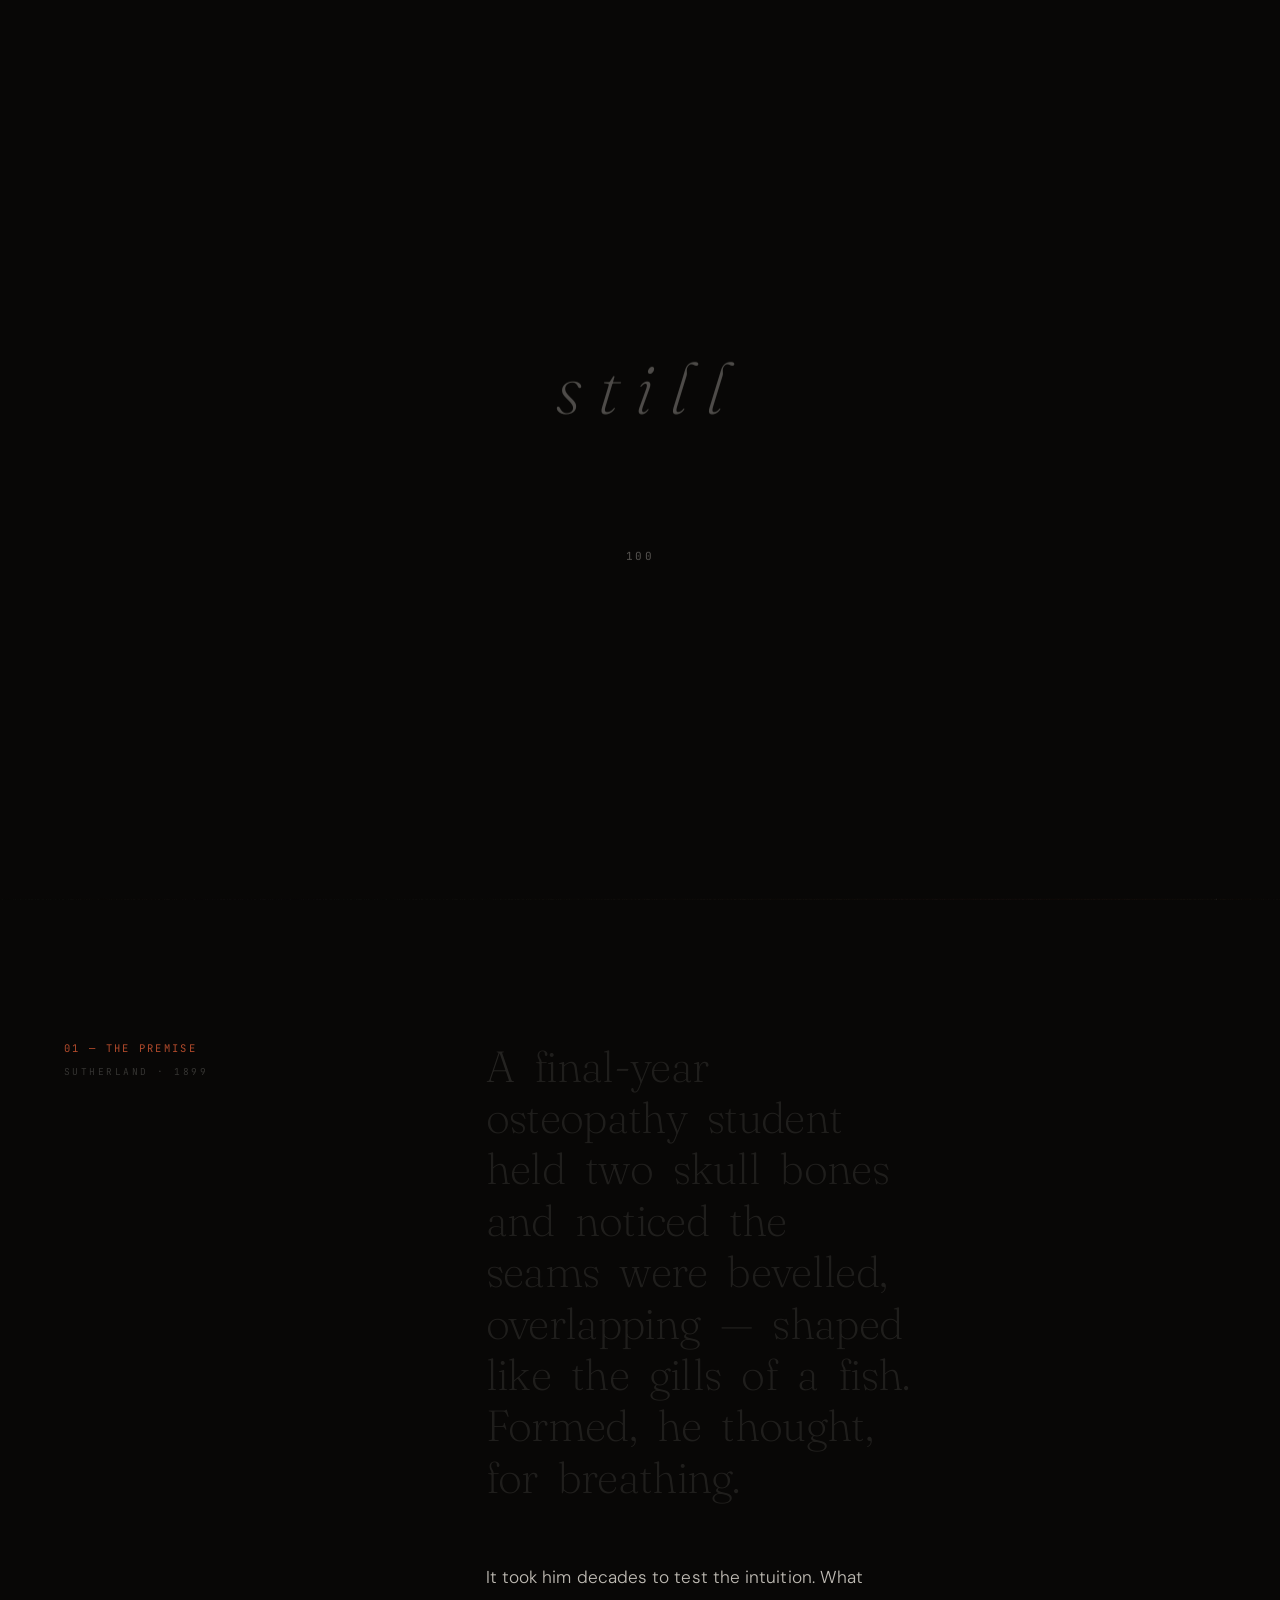
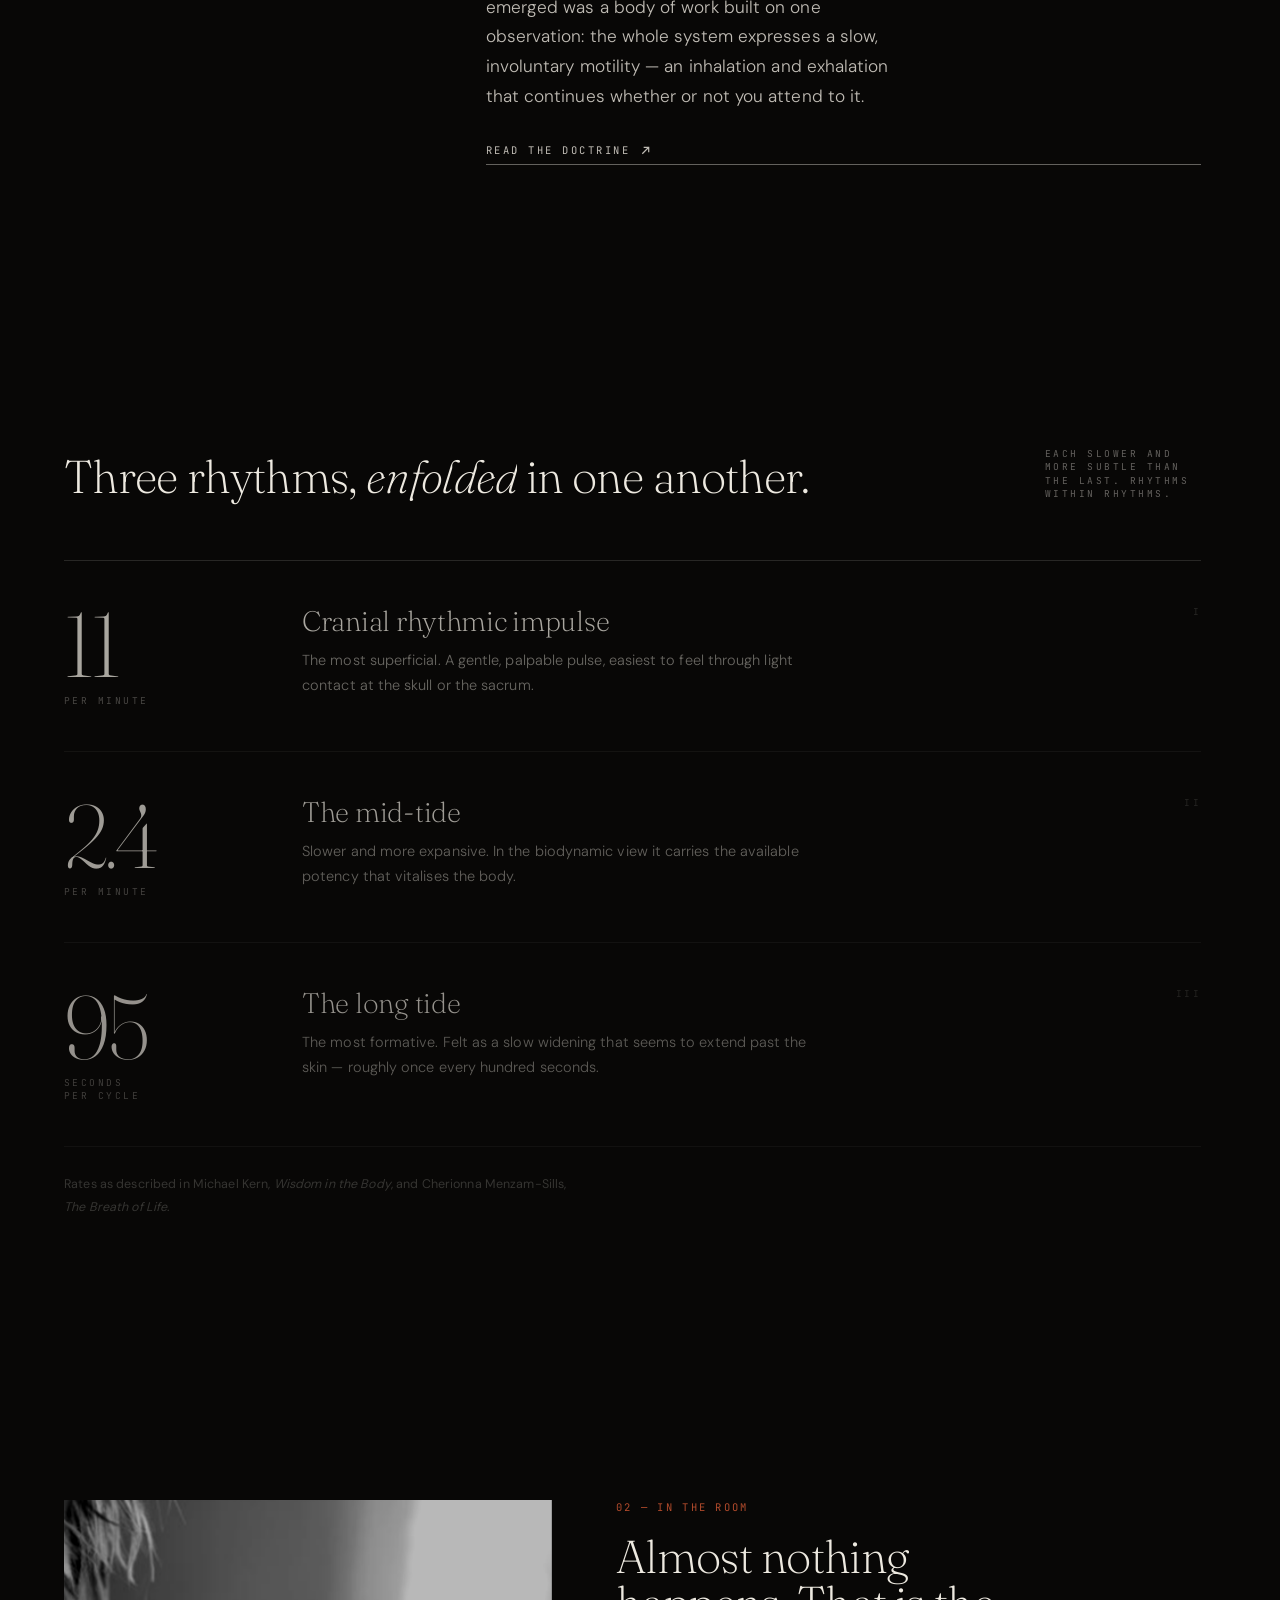
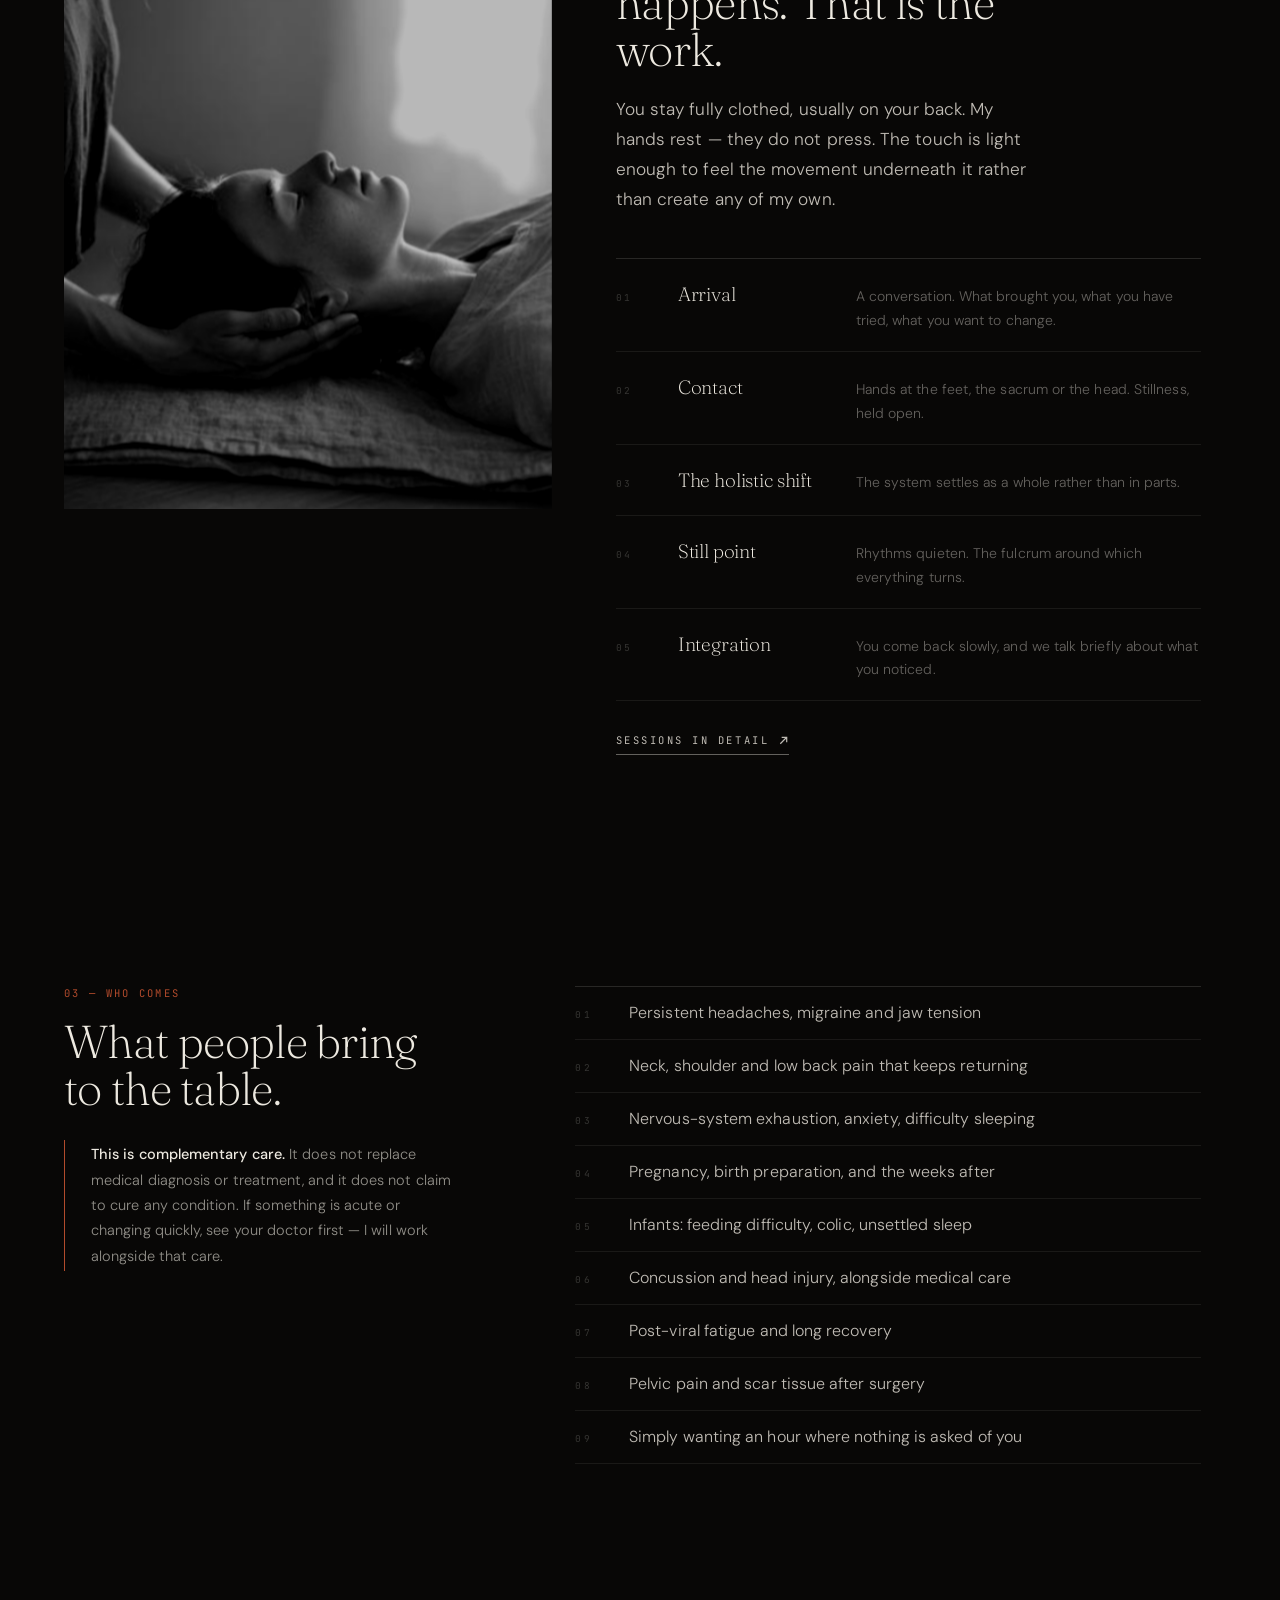
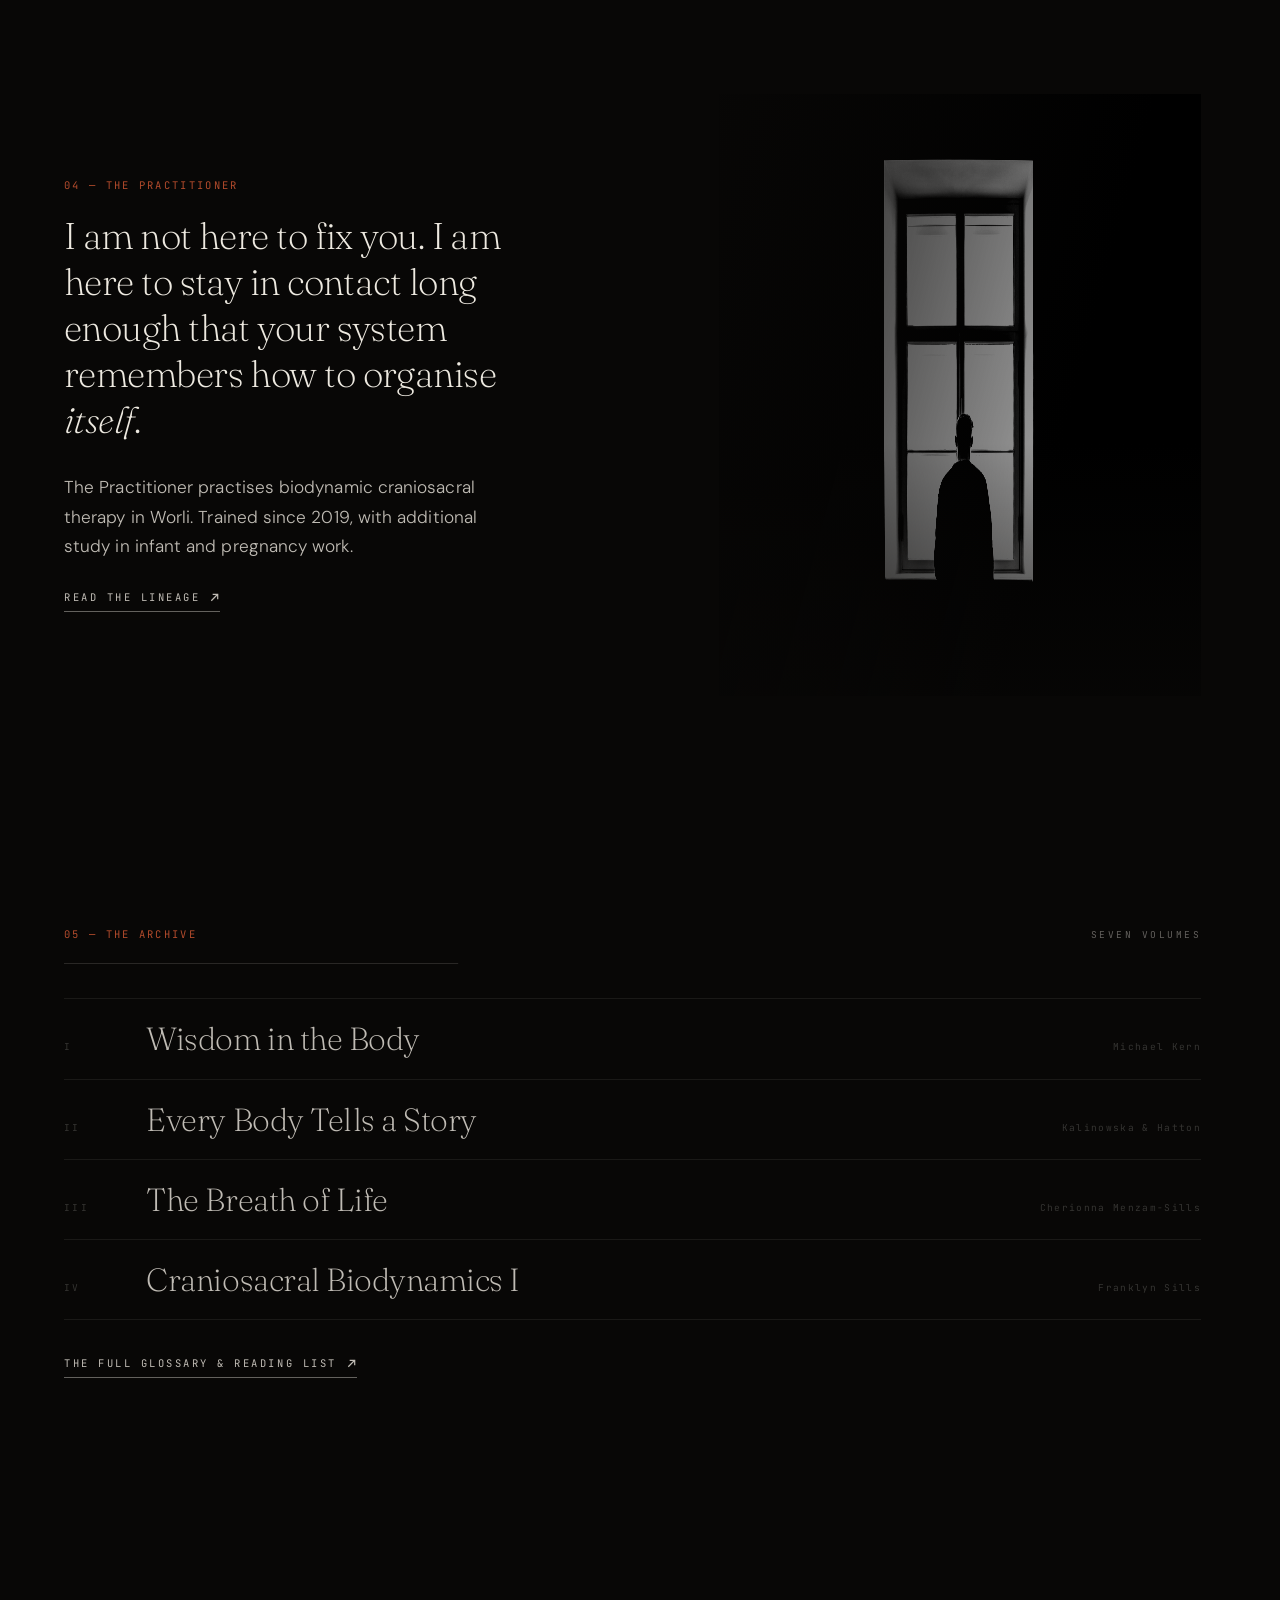
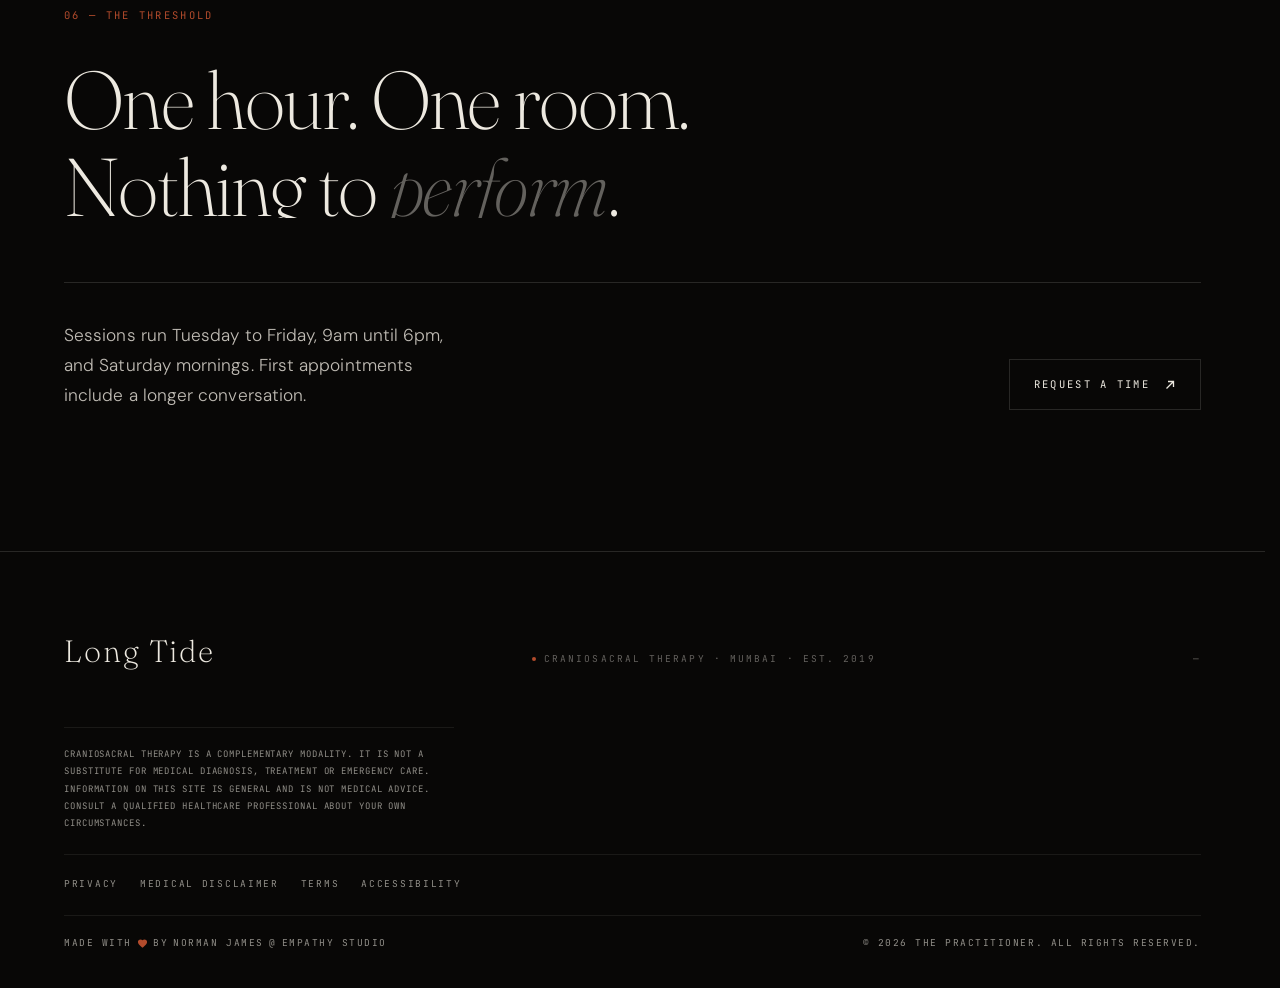
<file: index.html>
<!DOCTYPE html>
<html lang="en">
<head>
<meta charset="utf-8">
<meta name="viewport" content="width=device-width, initial-scale=1, viewport-fit=cover">
<title>Long Tide — Craniosacral Therapy in Mumbai</title>
<meta name="description" content="A quiet, hands-on practice working with the involuntary rhythms that organise the body. Biodynamic craniosacral therapy for adults, infants and pregnancy.">
<meta name="theme-color" content="#080706">
<link rel="icon" href="data:image/svg+xml,%3Csvg xmlns='http://www.w3.org/2000/svg' viewBox='0 0 32 32'%3E%3Crect width='32' height='32' fill='%23080706'/%3E%3Cg fill='none' stroke='%23EDE9E0' stroke-width='1'%3E%3Ccircle cx='16' cy='16' r='2' fill='%23B24B2C' stroke='none'/%3E%3Cpath d='M11.2 16a4.8 4.8 0 0 1 4.8-4.8M20.8 16a4.8 4.8 0 0 1-4.8 4.8'/%3E%3Cpath d='M6.6 16a9.4 9.4 0 0 1 9.4-9.4M25.4 16a9.4 9.4 0 0 1-9.4 9.4'/%3E%3C/g%3E%3C/svg%3E">
<script>
(function () {
  var d = document.documentElement;
  d.classList.add('first-frame');
  try {
    var arrived = sessionStorage.getItem('sp:nav') === '1';
    /* the panel is claimed here, synchronously, so it is covering at first
       paint — not after a script has had time to run */
    if (!arrived) d.classList.add('is-loading');
    if (arrived) {
      sessionStorage.removeItem('sp:nav');
      window.SP_ARRIVED = true;
      d.classList.add('nav-in');
      /* if any module fails to run, the page must never stay covered */
      setTimeout(function () { d.classList.remove('nav-in'); }, 3000);
    }
  } catch (e) {}
})();
</script>
<link rel="stylesheet" href="assets/css/fonts.css">
<link rel="stylesheet" href="assets/css/core.css">
<link rel="stylesheet" href="assets/css/home.css">
</head>
<body>

<!-- ===== PRELOADER ===== -->
<div class="preloader" aria-hidden="true">
  <span class="preloader__word">still</span>
  <span class="preloader__rule" aria-hidden="true"></span>
  <span class="preloader__count">000</span>
</div>

<div class="curtain" aria-hidden="true"></div>
<div class="grain" aria-hidden="true"></div>
<div class="atmos" aria-hidden="true"></div>
<div class="vignette" aria-hidden="true"></div>
<canvas id="atmos-canvas" aria-hidden="true"></canvas>
<div class="cursor-dot" aria-hidden="true"></div>
<div class="cursor-ring" aria-hidden="true"></div>

<!-- ===== VERTICAL NAV RAIL ===== -->
<aside class="rail" aria-label="Site">
  <a class="rail__mark" href="index.html"><span>Long Tide</span></a>
  <button class="rail__toggle" data-open-index aria-expanded="false">Index</button>
  <span class="rail__index">01 — 06</span>
</aside>

<!-- ===== INDEX OVERLAY ===== -->
<div class="index" id="index" role="dialog" aria-modal="true" aria-label="Index">
  <div class="index__top">
    <span class="mono mono--wide" style="color:var(--text-60)">Long Tide — Index</span>
    <button class="index__close">Close</button>
  </div>
  <nav class="index__body" aria-label="Primary">
    <a class="index__link" href="index.html"><span class="n">01</span><span class="t">The Inscription</span><span class="m">Enter</span></a>
    <a class="index__link" href="the-work.html"><span class="n">02</span><span class="t">The Work</span><span class="m">Doctrine</span></a>
    <a class="index__link" href="sessions.html"><span class="n">03</span><span class="t">Sessions</span><span class="m">Practice</span></a>
    <a class="index__link" href="about.html"><span class="n">04</span><span class="t">The Practitioner</span><span class="m">Lineage</span></a>
    <a class="index__link" href="resources.html"><span class="n">05</span><span class="t">Resources</span><span class="m">Archive</span></a>
    <a class="index__link" href="contact.html"><span class="n">06</span><span class="t">Contact</span><span class="m">Threshold</span></a>
  </nav>
  <nav class="index__legal" aria-label="Reference">
    <a href="understanding.html">Understanding the work</a>
    <a href="the-room.html">The room</a>
    <a href="privacy.html">Privacy</a>
    <a href="disclaimer.html">Medical disclaimer</a>
    <a href="terms.html">Terms</a>
    <a href="accessibility.html">Accessibility</a>
  </nav>
  <div class="index__foot">
    <span class="mono mono--sm" style="color:var(--text-20)"><span data-site="city">Mumbai</span></span>
    <span class="mono mono--sm" style="color:var(--text-20)">Est. <span data-site="founded">2019</span></span>
  </div>
</div>

<main id="main">

<!-- ============ HERO · TYPE 01 · THE INSCRIPTION ============ -->
<section class="inscription" data-sacred aria-label="Long Tide">
  <div class="inscription__field" aria-hidden="true"></div>

  <div class="inscription__masthead">
    <span class="mono mono--wide">Long Tide · Craniosacral Therapy</span>
  </div>

  <div class="inscription__center">
    <h1 class="display inscription__word" id="inscribed">Tide</h1>
    <p class="inscription__sub mono">
      The body breathes at a speed you cannot hurry
    </p>
  </div>

  <div class="inscription__margin" aria-hidden="true">
    <span class="mono mono--sm">Volume I · Biodynamic · <span data-site="founded">2019</span></span>
  </div>

  <a class="inscription__scroll" href="#premise" aria-label="Scroll">
    <span></span>
  </a>
</section>

<!-- ============ THE PREMISE ============ -->
<section class="band premise" id="premise">
  <div class="wrap">
    <div class="split split--4-8">
      <div>
        <p class="mono" style="color:var(--accent)">01 — The premise</p>
        <p class="mono mono--sm" style="color:var(--text-20);margin-top:10px">Sutherland · 1899</p>
      </div>
      <div>
        <p class="premise__statement display" data-words>
          A final-year osteopathy student held two skull bones and noticed the seams were bevelled, overlapping — shaped like the gills of a fish. Formed, he thought, for breathing.
        </p>
        <div class="premise__after">
          <p class="body-lg" style="max-width:34ch">
            It took him decades to test the intuition. What emerged was a body of work built on one observation: the whole system expresses a slow, involuntary motility — an inhalation and exhalation that continues whether or not you attend to it.
          </p>
          <a class="u-link" href="the-work.html">Read the doctrine
            <svg width="11" height="11" viewBox="0 0 12 12" fill="none" stroke="currentColor" stroke-width="1.3"><path d="M2.5 9.5 9.5 2.5M4 2.5h5.5V8"/></svg>
          </a>
        </div>
      </div>
    </div>
  </div>
</section>

<!-- ============ THREE RHYTHMS ============ -->
<section class="band rhythms">
  <div class="wrap">
    <div class="rhythms__head">
      <h2 class="display h-2" data-split>Three rhythms, <em>enfolded</em> in one another.</h2>
      <p class="mono mono--sm" style="color:var(--text-40);max-width:26ch">Each slower and more subtle than the last. Rhythms within rhythms.</p>
    </div>

    <div class="rhythms__rows">
      <article class="rhythm reveal-fade">
        <div class="rhythm__rate">
          <span class="numeral" data-count="12">12</span>
          <span class="mono mono--sm">per minute</span>
        </div>
        <div class="rhythm__body">
          <h3 class="display h-3">Cranial rhythmic impulse</h3>
          <p class="rhythm__desc">The most superficial. A gentle, palpable pulse, easiest to feel through light contact at the skull or the sacrum.</p>
        </div>
        <span class="rhythm__i mono mono--sm">i</span>
      </article>

      <article class="rhythm reveal-fade" data-d=".08">
        <div class="rhythm__rate">
          <span class="numeral" data-count="2.5">2.5</span>
          <span class="mono mono--sm">per minute</span>
        </div>
        <div class="rhythm__body">
          <h3 class="display h-3">The mid-tide</h3>
          <p class="rhythm__desc">Slower and more expansive. In the biodynamic view it carries the available potency that vitalises the body.</p>
        </div>
        <span class="rhythm__i mono mono--sm">ii</span>
      </article>

      <article class="rhythm reveal-fade" data-d=".16">
        <div class="rhythm__rate">
          <span class="numeral" data-count="100">100</span>
          <span class="mono mono--sm">seconds per cycle</span>
        </div>
        <div class="rhythm__body">
          <h3 class="display h-3">The long tide</h3>
          <p class="rhythm__desc">The most formative. Felt as a slow widening that seems to extend past the skin — roughly once every hundred seconds.</p>
        </div>
        <span class="rhythm__i mono mono--sm">iii</span>
      </article>
    </div>

    <p class="mono mono--sm rhythms__src">Rates as described in Michael Kern, <em>Wisdom in the Body</em>, and Cherionna Menzam-Sills, <em>The Breath of Life</em>.</p>
  </div>
</section>

<!-- ============ IN THE ROOM ============ -->
<section class="band room">
  <div class="wrap">
    <div class="room__grid">
      <figure class="room__figure fragment">
        <img src="assets/img/new-hands.jpg" alt="A practitioner's hands resting under a client's head on a linen-covered table" loading="lazy" data-parallax="16">
        <figcaption class="mono mono--sm room__cap">Contact at the head — cradle hold</figcaption>
      </figure>

      <div class="room__copy">
        <p class="mono" style="color:var(--accent)">02 — In the room</p>
        <h2 class="display h-2" data-split style="margin-top:18px;max-width:16ch">Almost nothing happens. That is the work.</h2>
        <p class="body-lg" style="margin-top:22px;max-width:36ch">
          You stay fully clothed, usually on your back. My hands rest — they do not press. The touch is light enough to feel the movement underneath it rather than create any of my own.
        </p>

        <ol class="arc">
          <li><span class="mono mono--sm arc__n">01</span><span class="arc__t">Arrival</span><span class="arc__d">A conversation. What brought you, what you have tried, what you want to change.</span></li>
          <li><span class="mono mono--sm arc__n">02</span><span class="arc__t">Contact</span><span class="arc__d">Hands at the feet, the sacrum or the head. Stillness, held open.</span></li>
          <li><span class="mono mono--sm arc__n">03</span><span class="arc__t">The holistic shift</span><span class="arc__d">The system settles as a whole rather than in parts.</span></li>
          <li><span class="mono mono--sm arc__n">04</span><span class="arc__t">Still point</span><span class="arc__d">Rhythms quieten. The fulcrum around which everything turns.</span></li>
          <li><span class="mono mono--sm arc__n">05</span><span class="arc__t">Integration</span><span class="arc__d">You come back slowly, and we talk briefly about what you noticed.</span></li>
        </ol>

        <a class="u-link" style="margin-top:30px" href="sessions.html">Sessions in detail
          <svg width="11" height="11" viewBox="0 0 12 12" fill="none" stroke="currentColor" stroke-width="1.3"><path d="M2.5 9.5 9.5 2.5M4 2.5h5.5V8"/></svg>
        </a>
      </div>
    </div>
  </div>
</section>

<!-- ============ WHO COMES ============ -->
<section class="band band--tight who">
  <div class="wrap">
    <div class="split split--5-7">
      <div>
        <p class="mono" style="color:var(--accent)">03 — Who comes</p>
        <h2 class="display h-2" data-split style="margin-top:18px;max-width:13ch">What people bring to the table.</h2>
        <p class="note" style="margin-top:28px;max-width:40ch">
          <strong>This is complementary care.</strong> It does not replace medical diagnosis or treatment, and it does not claim to cure any condition. If something is acute or changing quickly, see your doctor first — I will work alongside that care.
        </p>
      </div>
      <div>
        <ul class="who__list">
          <li><span class="who__n mono mono--sm">01</span><span>Persistent headaches, migraine and jaw tension</span></li>
          <li><span class="who__n mono mono--sm">02</span><span>Neck, shoulder and low back pain that keeps returning</span></li>
          <li><span class="who__n mono mono--sm">03</span><span>Nervous-system exhaustion, anxiety, difficulty sleeping</span></li>
          <li><span class="who__n mono mono--sm">04</span><span>Pregnancy, birth preparation, and the weeks after</span></li>
          <li><span class="who__n mono mono--sm">05</span><span>Infants: feeding difficulty, colic, unsettled sleep</span></li>
          <li><span class="who__n mono mono--sm">06</span><span>Concussion and head injury, alongside medical care</span></li>
          <li><span class="who__n mono mono--sm">07</span><span>Post-viral fatigue and long recovery</span></li>
          <li><span class="who__n mono mono--sm">08</span><span>Pelvic pain and scar tissue after surgery</span></li>
          <li><span class="who__n mono mono--sm">09</span><span>Simply wanting an hour where nothing is asked of you</span></li>
        </ul>
      </div>
    </div>
  </div>
</section>

<!-- ============ PRACTITIONER · SILENT WITNESS ============ -->
<section class="band practitioner">
  <div class="wrap">
    <div class="practitioner__grid">
      <div class="practitioner__copy">
        <p class="mono" style="color:var(--accent)">04 — The practitioner</p>
        <blockquote class="practitioner__quote display">
          I am not here to fix you. I am here to stay in contact long enough that your system remembers how to organise <em>itself</em>.
        </blockquote>
        <p class="body-lg" style="margin-top:30px;max-width:38ch">
          <span data-site="practitioner">The Practitioner</span> practises biodynamic craniosacral therapy in <span data-site="area">Worli</span>. Trained since <span data-site="founded">2019</span>, with additional study in infant and pregnancy work.
        </p>
        <a class="u-link" style="margin-top:26px" href="about.html">Read the lineage
          <svg width="11" height="11" viewBox="0 0 12 12" fill="none" stroke="currentColor" stroke-width="1.3"><path d="M2.5 9.5 9.5 2.5M4 2.5h5.5V8"/></svg>
        </a>
      </div>
      <figure class="practitioner__figure witness">
        <img src="assets/img/new-practitioner.jpg" alt="The Practitioner seated among potted plants on a sunlit balcony" loading="lazy">
        <figcaption class="mono mono--sm practitioner__cap">
          <span data-site="practitioner">The Practitioner</span> · <span data-site="credentials">Mumbai</span>
        </figcaption>
      </figure>
    </div>
  </div>
</section>

<!-- ============ ARCHIVE ============ -->
<section class="band band--tight archive">
  <div class="wrap">
    <div class="archive__head">
      <p class="mono" style="color:var(--accent)">05 — The archive</p>
      <p class="mono mono--sm" style="color:var(--text-40)">Seven volumes</p>
    </div>
    <hr class="rule rule--draw" style="margin-bottom:34px">

    <div class="archive__grid">
      <a class="archive__item" href="resources.html">
        <span class="mono mono--sm archive__i">i</span>
        <span class="archive__t display">Wisdom in the Body</span>
        <span class="mono mono--sm archive__a">Michael Kern</span>
      </a>
      <a class="archive__item" href="resources.html">
        <span class="mono mono--sm archive__i">ii</span>
        <span class="archive__t display">Every Body Tells a Story</span>
        <span class="mono mono--sm archive__a">Kalinowska &amp; Hatton</span>
      </a>
      <a class="archive__item" href="resources.html">
        <span class="mono mono--sm archive__i">iii</span>
        <span class="archive__t display">The Breath of Life</span>
        <span class="mono mono--sm archive__a">Cherionna Menzam-Sills</span>
      </a>
      <a class="archive__item" href="resources.html">
        <span class="mono mono--sm archive__i">iv</span>
        <span class="archive__t display">Craniosacral Biodynamics I</span>
        <span class="mono mono--sm archive__a">Franklyn Sills</span>
      </a>
    </div>

    <a class="u-link" style="margin-top:34px" href="resources.html">The full glossary &amp; reading list
      <svg width="11" height="11" viewBox="0 0 12 12" fill="none" stroke="currentColor" stroke-width="1.3"><path d="M2.5 9.5 9.5 2.5M4 2.5h5.5V8"/></svg>
    </a>
  </div>
</section>

<!-- ============ THRESHOLD ============ -->
<section class="band threshold" data-sacred>
  <div class="wrap">
    <p class="mono" style="color:var(--accent)">06 — The threshold</p>
    <h2 class="display threshold__h">
      <span class="line-mask"><span>One hour. One room.</span></span>
      <span class="line-mask"><span data-d=".1">Nothing to <em>perform</em>.</span></span>
    </h2>
    <div class="threshold__foot">
      <p class="body-lg" style="max-width:32ch">
        Sessions run <span data-site="hours">Tuesday to Friday, and Saturday mornings</span>. First appointments include a longer conversation.
      </p>
      <a class="action" href="contact.html">
        <span class="action__fill" aria-hidden="true"></span>
        Request a time
        <svg width="12" height="12" viewBox="0 0 12 12" fill="none" stroke="currentColor" stroke-width="1.3"><path d="M2.5 9.5 9.5 2.5M4 2.5h5.5V8"/></svg>
      </a>
    </div>
  </div>
</section>

</main>

<footer class="foot">
  <div class="wrap">
    <div class="foot__line">
      <span class="foot__id">Long&nbsp;Tide</span>
      <span class="foot__status"><span class="foot__dot"></span>Craniosacral therapy · <span data-site="city">Mumbai</span> · Est. <span data-site="founded">2019</span></span>
      <span class="foot__status" data-clock>—</span>
    </div>
    <p class="foot__legal">
      Craniosacral therapy is a complementary modality. It is not a substitute for medical diagnosis, treatment or emergency care. Information on this site is general and is not medical advice. Consult a qualified healthcare professional about your own circumstances.
    </p>
    <nav class="foot__nav" aria-label="Legal and accessibility">
      <a href="privacy.html">Privacy</a>
      <a href="disclaimer.html">Medical disclaimer</a>
      <a href="terms.html">Terms</a>
      <a href="accessibility.html">Accessibility</a>
    </nav>

    <div class="foot__colophon">
      <p class="foot__made">
        Made with
        <svg class="foot__heart" viewBox="0 0 24 24" role="img" aria-label="love" focusable="false"><path fill="currentColor" d="M12 21.35l-1.45-1.32C5.4 15.36 2 12.28 2 8.5 2 5.42 4.42 3 7.5 3c1.74 0 3.41.81 4.5 2.09C13.09 3.81 14.76 3 16.5 3 19.58 3 22 5.42 22 8.5c0 3.78-3.4 6.86-8.55 11.54L12 21.35z"/></svg>
        by <span data-site="designer">Norman James</span> @ <span data-site="studio">Empathy Studio</span>
      </p>
      <p class="foot__copy">&copy; <span data-year>2026</span> <span data-site="practitioner">The Practitioner</span>. All rights reserved.</p>
    </div>
  </div>
</footer>

<script src="assets/vendor/gsap.min.js"></script>
<script src="assets/vendor/ScrollTrigger.min.js"></script>
<script src="assets/vendor/lenis.min.js"></script>
<script src="assets/vendor/three.min.js"></script>
<script src="assets/js/config.js"></script>
<script src="assets/js/split-text.js"></script>
<script src="assets/js/cursor.js"></script>
<script src="assets/js/preloader.js"></script>
<script src="assets/js/lenis-init.js"></script>
<script src="assets/js/animations.js"></script>
<script src="assets/js/transitions.js"></script>
<script src="assets/js/atmos.js"></script>
<script src="assets/js/form.js"></script>
<script src="assets/js/app.js"></script>
<script src="assets/js/home.js"></script>
</body>
</html>
</file>
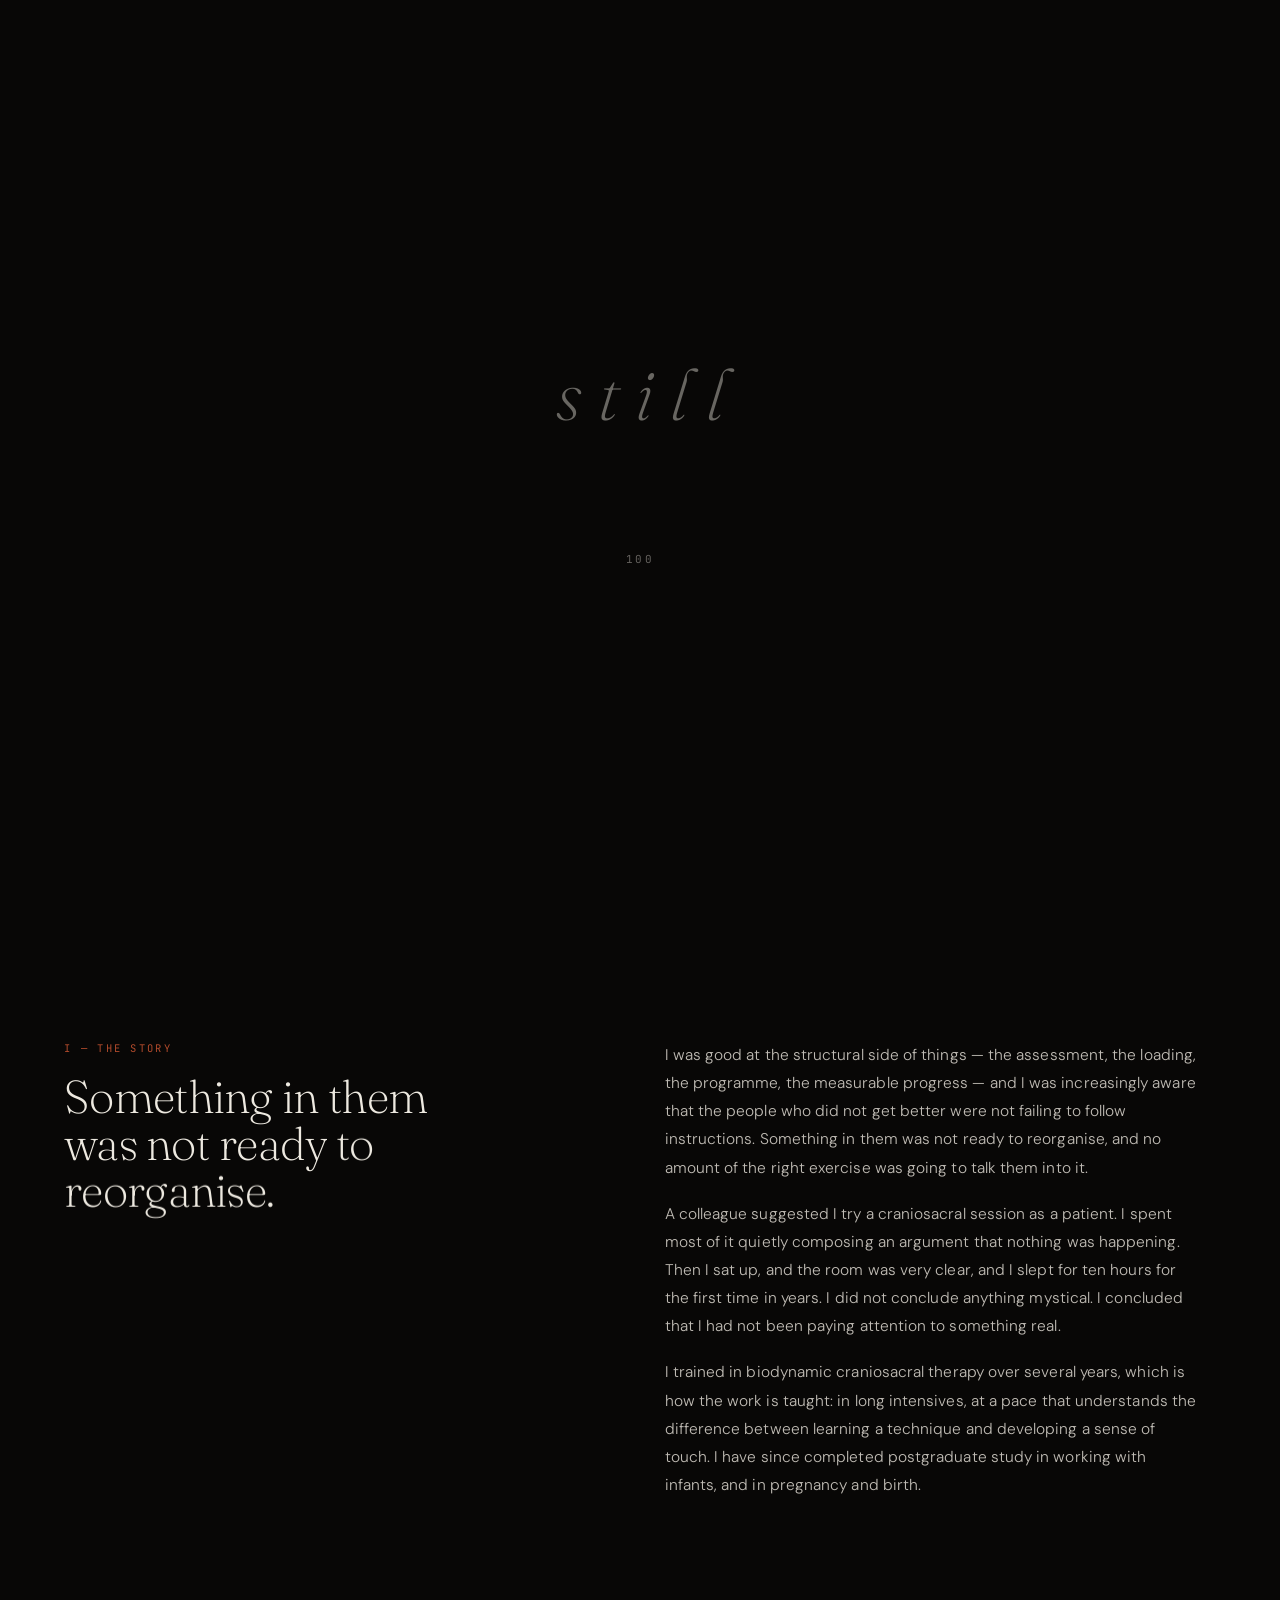
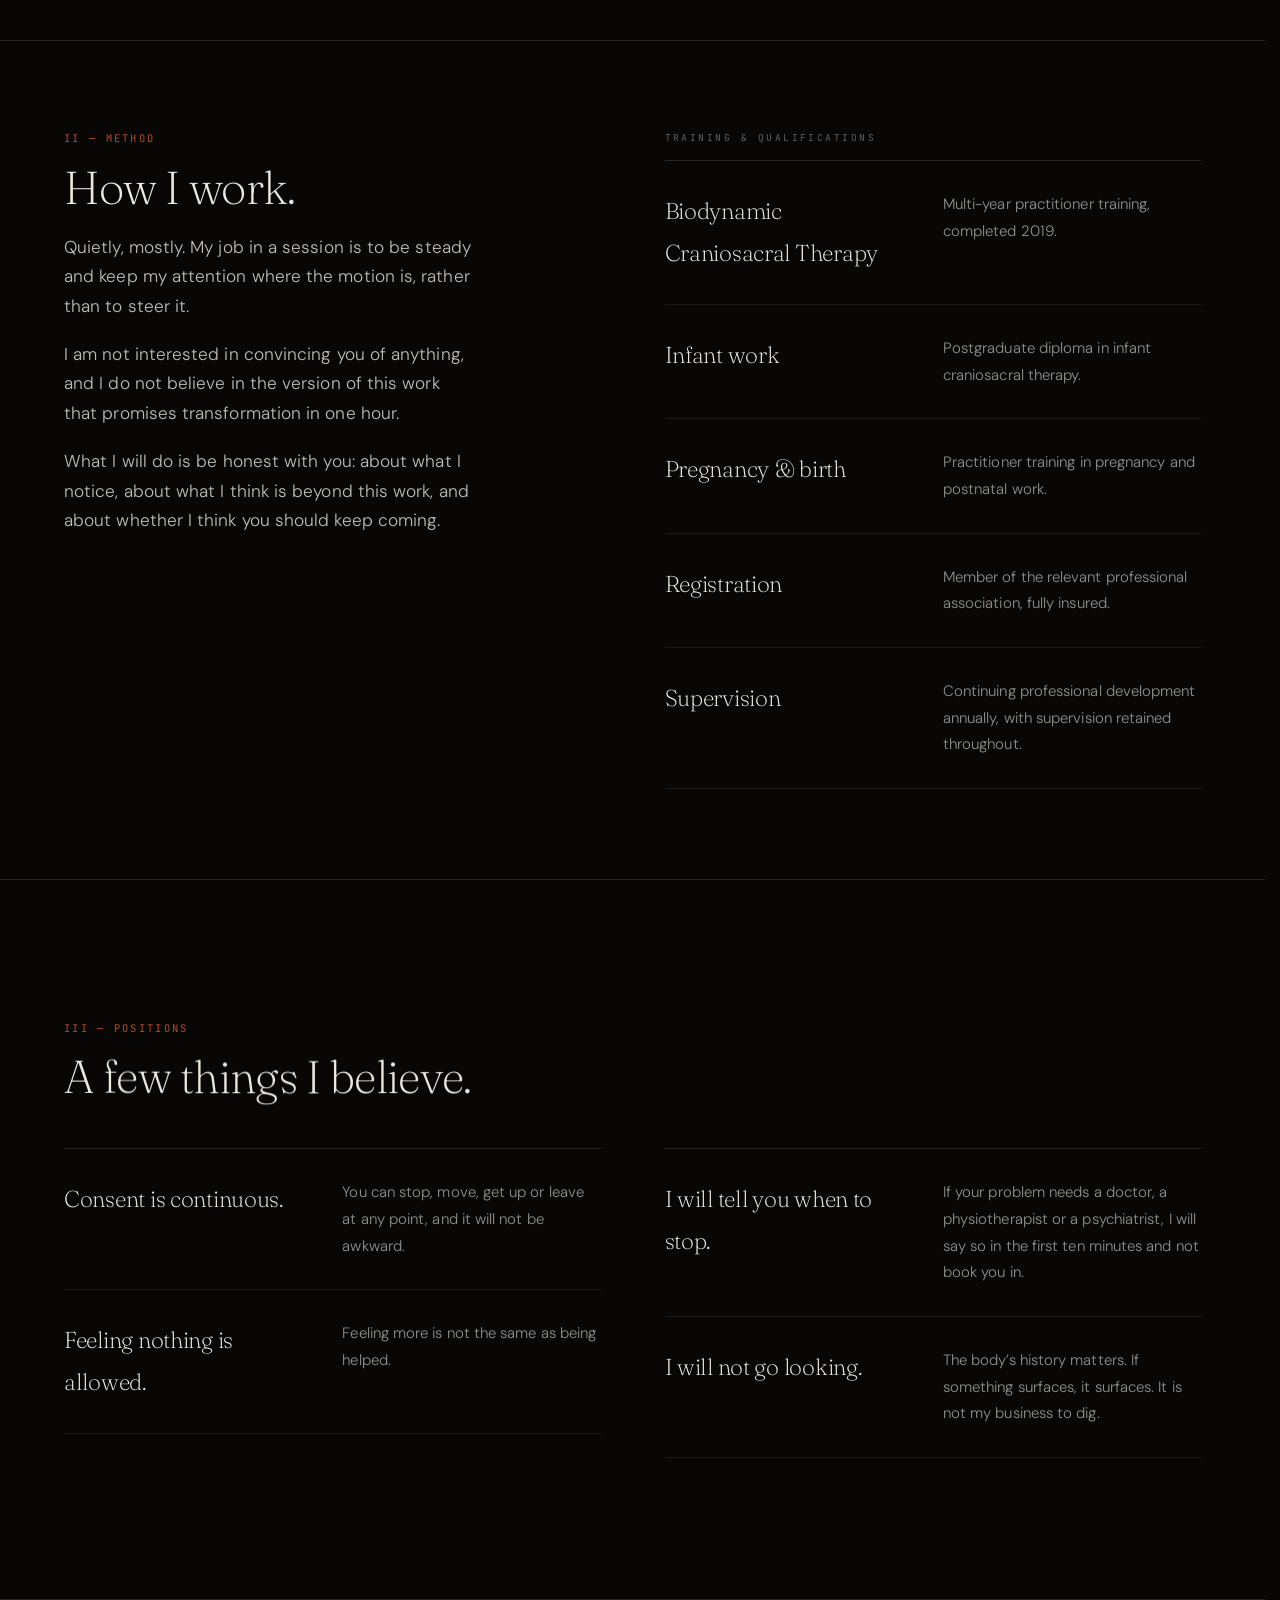
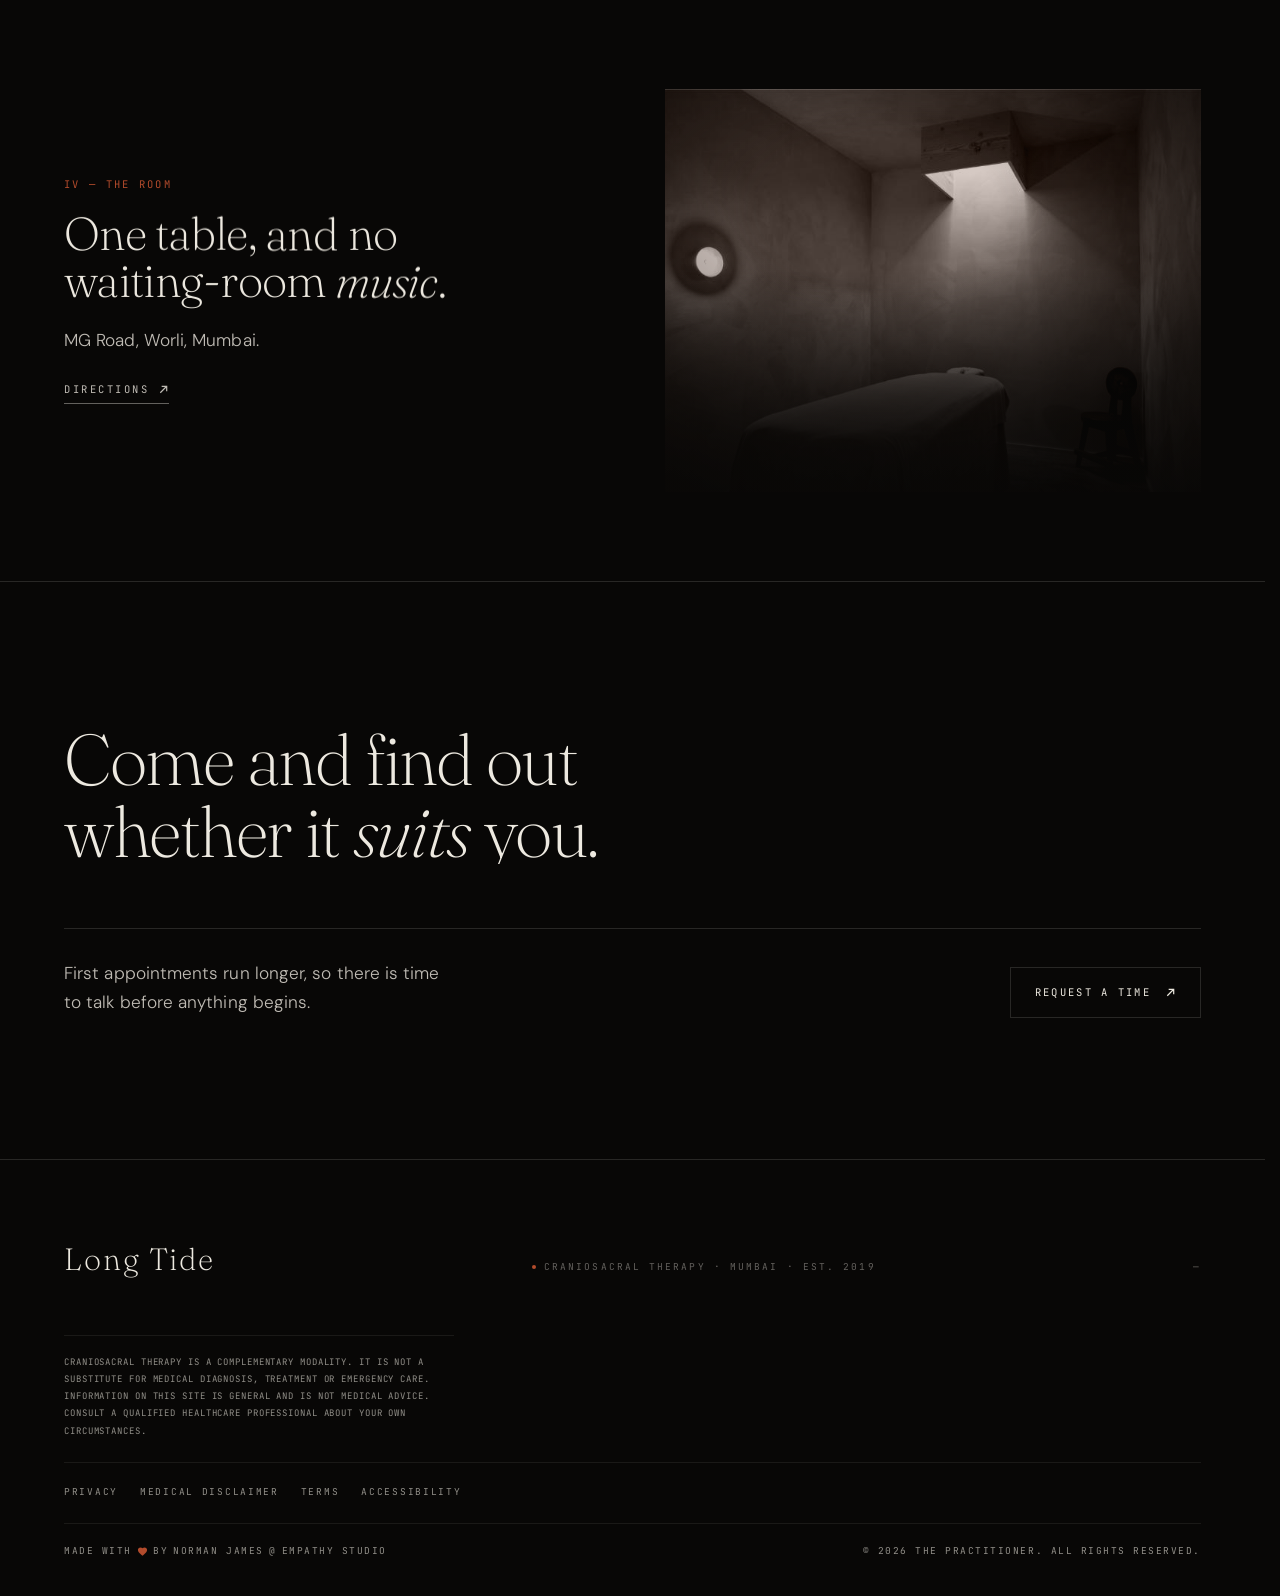
<file: about.html>
<!DOCTYPE html>
<html lang="en">
<head>
<meta charset="utf-8">
<meta name="viewport" content="width=device-width, initial-scale=1, viewport-fit=cover">
<title>The Practitioner — Long Tide, Craniosacral Therapy in Mumbai</title>
<meta name="description" content="The practitioner behind Long Tide: training in biodynamic craniosacral therapy, work with infants and pregnancy, and how sessions are run.">
<meta name="theme-color" content="#080706">
<link rel="icon" href="data:image/svg+xml,%3Csvg xmlns='http://www.w3.org/2000/svg' viewBox='0 0 32 32'%3E%3Crect width='32' height='32' fill='%23080706'/%3E%3Cg fill='none' stroke='%23EDE9E0' stroke-width='1'%3E%3Ccircle cx='16' cy='16' r='2' fill='%23B24B2C' stroke='none'/%3E%3Cpath d='M11.2 16a4.8 4.8 0 0 1 4.8-4.8M20.8 16a4.8 4.8 0 0 1-4.8 4.8'/%3E%3Cpath d='M6.6 16a9.4 9.4 0 0 1 9.4-9.4M25.4 16a9.4 9.4 0 0 1-9.4 9.4'/%3E%3C/g%3E%3C/svg%3E">
<script>
(function () {
  var d = document.documentElement;
  d.classList.add('first-frame');
  try {
    var arrived = sessionStorage.getItem('sp:nav') === '1';
    /* the panel is claimed here, synchronously, so it is covering at first
       paint — not after a script has had time to run */
    if (!arrived) d.classList.add('is-loading');
    if (arrived) {
      sessionStorage.removeItem('sp:nav');
      window.SP_ARRIVED = true;
      d.classList.add('nav-in');
      /* if any module fails to run, the page must never stay covered */
      setTimeout(function () { d.classList.remove('nav-in'); }, 3000);
    }
  } catch (e) {}
})();
</script>
<link rel="stylesheet" href="assets/css/fonts.css">
<link rel="stylesheet" href="assets/css/core.css">
<link rel="stylesheet" href="assets/css/pages.css">
</head>
<body>
<div class="preloader" aria-hidden="true">
  <span class="preloader__word">still</span>
  <span class="preloader__rule" aria-hidden="true"></span>
  <span class="preloader__count">000</span>
</div>
<div class="curtain" aria-hidden="true"></div>
<div class="grain" aria-hidden="true"></div>
<div class="atmos" aria-hidden="true"></div>
<div class="vignette" aria-hidden="true"></div>
<canvas id="atmos-canvas" aria-hidden="true"></canvas>
<div class="cursor-dot" aria-hidden="true"></div>
<div class="cursor-ring" aria-hidden="true"></div>

<aside class="rail" aria-label="Site">
  <a class="rail__mark" href="index.html"><span>Long Tide</span></a>
  <button class="rail__toggle" data-open-index aria-expanded="false">Index</button>
  <span class="rail__index">04 — 06</span>
</aside>

<div class="index" id="index" role="dialog" aria-modal="true" aria-label="Index">
  <div class="index__top">
    <span class="mono mono--wide" style="color:var(--text-60)">Long Tide — Index</span>
    <button class="index__close">Close</button>
  </div>
  <nav class="index__body" aria-label="Primary">
    <a class="index__link" href="index.html"><span class="n">01</span><span class="t">The Inscription</span><span class="m">Enter</span></a>
    <a class="index__link" href="the-work.html"><span class="n">02</span><span class="t">The Work</span><span class="m">Doctrine</span></a>
    <a class="index__link" href="sessions.html"><span class="n">03</span><span class="t">Sessions</span><span class="m">Practice</span></a>
    <a class="index__link" href="about.html"><span class="n">04</span><span class="t">The Practitioner</span><span class="m">Lineage</span></a>
    <a class="index__link" href="resources.html"><span class="n">05</span><span class="t">Resources</span><span class="m">Archive</span></a>
    <a class="index__link" href="contact.html"><span class="n">06</span><span class="t">Contact</span><span class="m">Threshold</span></a>
  </nav>
  <nav class="index__legal" aria-label="Reference">
    <a href="understanding.html">Understanding the work</a>
    <a href="the-room.html">The room</a>
    <a href="privacy.html">Privacy</a>
    <a href="disclaimer.html">Medical disclaimer</a>
    <a href="terms.html">Terms</a>
    <a href="accessibility.html">Accessibility</a>
  </nav>
  <div class="index__foot">
    <span class="mono mono--sm" style="color:var(--text-20)"><span data-site="city">Mumbai</span></span>
    <span class="mono mono--sm" style="color:var(--text-20)">Est. <span data-site="founded">2019</span></span>
  </div>
</div>

<main id="main">

<!-- ===== HERO TYPE 02 · THE DARK PORTRAIT ===== -->
<section class="dp" data-sacred aria-label="The practitioner">
  <figure class="dp__figure">
    <img src="assets/img/new-practitioner.jpg" alt="A quiet portrait of a practitioner in a sunlit room" id="dp-img">
  </figure>
  <div class="dp__copy">
    <p class="mono mono--wide" style="color:var(--text-40);margin-bottom:20px">Long Tide &middot; Lineage</p>
    <h1 class="dp__name" id="dp-name"><span data-site="practitionerFirst">The Practitioner</span><br><span data-site="practitionerLast"></span></h1>
    <p class="dp__role mono mono--sm" style="color:var(--text-60)">Biodynamic Craniosacral Therapy &middot; <span data-site="credentials">Mumbai</span></p>
    <p class="dp__statement">I came to this work through scepticism. I was a physiotherapist first, and a fairly impatient one.</p>
  </div>
</section>

<!-- ===== THE STORY ===== -->
<section class="band">
  <div class="wrap">
    <div class="two-up">
      <div>
        <p class="mono" style="color:var(--accent)">i &mdash; The story</p>
        <h2 class="display h-2" data-split style="margin-top:18px;max-width:13ch">Something in them was not ready to reorganise.</h2>
      </div>
      <div class="prose">
        <p>I was good at the structural side of things &mdash; the assessment, the loading, the programme, the measurable progress &mdash; and I was increasingly aware that the people who did not get better were not failing to follow instructions. Something in them was not ready to reorganise, and no amount of the right exercise was going to talk them into it.</p>
        <p>A colleague suggested I try a craniosacral session as a patient. I spent most of it quietly composing an argument that nothing was happening. Then I sat up, and the room was very clear, and I slept for ten hours for the first time in years. I did not conclude anything mystical. I concluded that I had not been paying attention to something real.</p>
        <p>I trained in biodynamic craniosacral therapy over several years, which is how the work is taught: in long intensives, at a pace that understands the difference between learning a technique and developing a sense of touch. I have since completed postgraduate study in working with infants, and in pregnancy and birth.</p>
      </div>
    </div>
  </div>
</section>

<!-- ===== HOW I WORK ===== -->
<section class="band band--tight" style="border-top:1px solid var(--line)">
  <div class="wrap">
    <div class="two-up">
      <div>
        <p class="mono" style="color:var(--accent)">ii &mdash; Method</p>
        <h2 class="display h-2" data-split style="margin-top:18px;max-width:14ch">How I work.</h2>
        <p class="body-lg" style="margin-top:22px;max-width:34ch">Quietly, mostly. My job in a session is to be steady and keep my attention where the motion is, rather than to steer it.</p>
        <p class="body-lg" style="margin-top:18px;max-width:34ch">I am not interested in convincing you of anything, and I do not believe in the version of this work that promises transformation in one hour.</p>
        <p class="body-lg" style="margin-top:18px;max-width:34ch">What I will do is be honest with you: about what I notice, about what I think is beyond this work, and about whether I think you should keep coming.</p>
      </div>
      <div>
        <p class="mono mono--sm" style="color:var(--text-40);margin-bottom:16px">Training &amp; qualifications</p>
        <ul class="defs" style="border-top:1px solid var(--line)">
          <div><dt>Biodynamic Craniosacral Therapy</dt><dd>Multi-year practitioner training, completed <span data-site="founded">2019</span>.</dd></div>
          <div><dt>Infant work</dt><dd>Postgraduate diploma in infant craniosacral therapy.</dd></div>
          <div><dt>Pregnancy &amp; birth</dt><dd>Practitioner training in pregnancy and postnatal work.</dd></div>
          <div><dt>Registration</dt><dd>Member of the relevant professional association, fully insured.</dd></div>
          <div><dt>Supervision</dt><dd>Continuing professional development annually, with supervision retained throughout.</dd></div>
        </ul>
      </div>
    </div>
  </div>
</section>

<!-- ===== BELIEFS ===== -->
<section class="band" style="border-top:1px solid var(--line)">
  <div class="wrap">
    <p class="mono" style="color:var(--accent)">iii &mdash; Positions</p>
    <h2 class="display h-2" data-split style="margin-top:18px;max-width:15ch">A few things I believe.</h2>
    <div class="two-up" style="margin-top:clamp(28px,4vw,48px)">
      <ul class="defs">
        <div><dt>Consent is continuous.</dt><dd>You can stop, move, get up or leave at any point, and it will not be awkward.</dd></div>
        <div><dt>Feeling nothing is allowed.</dt><dd>Feeling more is not the same as being helped.</dd></div>
      </ul>
      <ul class="defs">
        <div><dt>I will tell you when to stop.</dt><dd>If your problem needs a doctor, a physiotherapist or a psychiatrist, I will say so in the first ten minutes and not book you in.</dd></div>
        <div><dt>I will not go looking.</dt><dd>The body&rsquo;s history matters. If something surfaces, it surfaces. It is not my business to dig.</dd></div>
      </ul>
    </div>
  </div>
</section>

<!-- ===== THE ROOM ===== -->
<section class="band band--tight" style="border-top:1px solid var(--line)">
  <div class="wrap">
    <div class="two-up" style="align-items:center">
      <div>
        <p class="mono" style="color:var(--accent)">iv &mdash; The room</p>
        <h2 class="display h-2" data-split style="margin-top:18px;max-width:17ch">One table, and no waiting-room <em>music</em>.</h2>
        <p class="body-lg" style="margin-top:22px;max-width:34ch"><span data-site="street">MG Road</span>, <span data-site="area">Worli</span>, <span data-site="city">Mumbai</span>.</p>
        <a class="u-link" style="margin-top:24px" href="contact.html">Directions <svg width="11" height="11" viewBox="0 0 12 12" fill="none" stroke="currentColor" stroke-width="1.3"><path d="M2.5 9.5 9.5 2.5M4 2.5h5.5V8"/></svg></a>
      </div>
      <figure class="duo" style="margin:0;aspect-ratio:4/3">
        <img src="assets/img/about-studio.jpg" alt="The treatment room with a linen-covered table and soft afternoon light" loading="lazy">
      </figure>
    </div>
  </div>
</section>

<section class="band" data-sacred style="border-top:1px solid var(--line)">
  <div class="wrap">
    <h2 class="display" style="max-width:17ch;font-size:clamp(32px,5.6vw,88px);line-height:.98">
      <span class="line-mask"><span>Come and find out</span></span>
      <span class="line-mask"><span data-d=".1">whether it <em>suits</em> you.</span></span>
    </h2>
    <div style="display:flex;flex-wrap:wrap;justify-content:space-between;align-items:flex-end;gap:32px;margin-top:clamp(34px,5vw,64px);padding-top:30px;border-top:1px solid var(--line)">
      <p class="body-lg" style="max-width:32ch">First appointments run longer, so there is time to talk before anything begins.</p>
      <a class="action" href="contact.html"><span class="action__fill" aria-hidden="true"></span>Request a time <svg width="11" height="11" viewBox="0 0 12 12" fill="none" stroke="currentColor" stroke-width="1.3"><path d="M2.5 9.5 9.5 2.5M4 2.5h5.5V8"/></svg></a>
    </div>
  </div>
</section>

</main>

<footer class="foot">
  <div class="wrap">
    <div class="foot__line">
      <span class="foot__id">Long&nbsp;Tide</span>
      <span class="foot__status"><span class="foot__dot"></span>Craniosacral therapy &middot; <span data-site="city">Mumbai</span> &middot; Est. <span data-site="founded">2019</span></span>
      <span class="foot__status" data-clock>&mdash;</span>
    </div>
    <p class="foot__legal">
      Craniosacral therapy is a complementary modality. It is not a substitute for medical diagnosis, treatment or emergency care. Information on this site is general and is not medical advice. Consult a qualified healthcare professional about your own circumstances.
    </p>
    <nav class="foot__nav" aria-label="Legal and accessibility">
      <a href="privacy.html">Privacy</a>
      <a href="disclaimer.html">Medical disclaimer</a>
      <a href="terms.html">Terms</a>
      <a href="accessibility.html">Accessibility</a>
    </nav>

    <div class="foot__colophon">
      <p class="foot__made">
        Made with
        <svg class="foot__heart" viewBox="0 0 24 24" role="img" aria-label="love" focusable="false"><path fill="currentColor" d="M12 21.35l-1.45-1.32C5.4 15.36 2 12.28 2 8.5 2 5.42 4.42 3 7.5 3c1.74 0 3.41.81 4.5 2.09C13.09 3.81 14.76 3 16.5 3 19.58 3 22 5.42 22 8.5c0 3.78-3.4 6.86-8.55 11.54L12 21.35z"/></svg>
        by <span data-site="designer">Norman James</span> @ <span data-site="studio">Empathy Studio</span>
      </p>
      <p class="foot__copy">&copy; <span data-year>2026</span> <span data-site="practitioner">The Practitioner</span>. All rights reserved.</p>
    </div>
  </div>
</footer>

<script src="assets/vendor/gsap.min.js"></script>
<script src="assets/vendor/ScrollTrigger.min.js"></script>
<script src="assets/vendor/lenis.min.js"></script>
<script src="assets/vendor/three.min.js"></script>
<script src="assets/js/config.js"></script>
<script src="assets/js/split-text.js"></script>
<script src="assets/js/cursor.js"></script>
<script src="assets/js/preloader.js"></script>
<script src="assets/js/lenis-init.js"></script>
<script src="assets/js/animations.js"></script>
<script src="assets/js/transitions.js"></script>
<script src="assets/js/atmos.js"></script>
<script src="assets/js/form.js"></script>
<script src="assets/js/app.js"></script>
<script src="assets/js/page.js"></script>
</body>
</html>
</file>
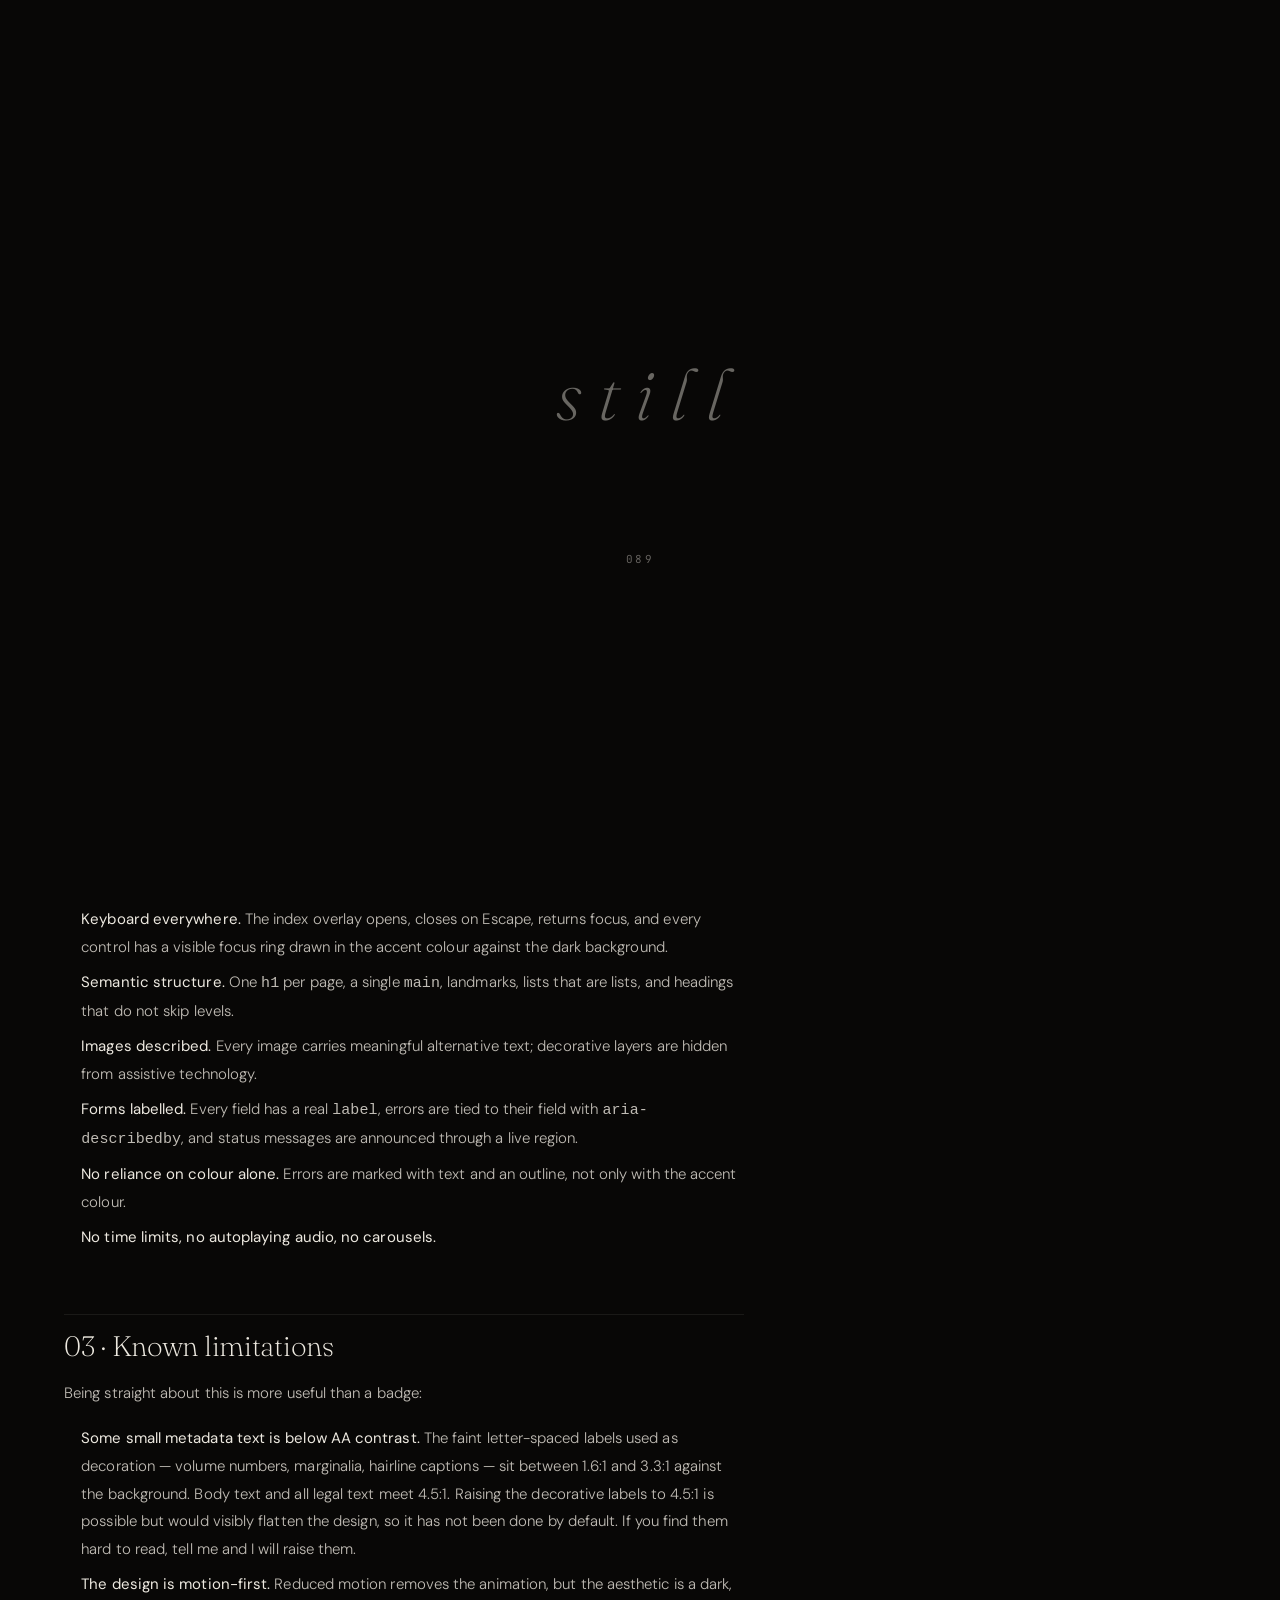
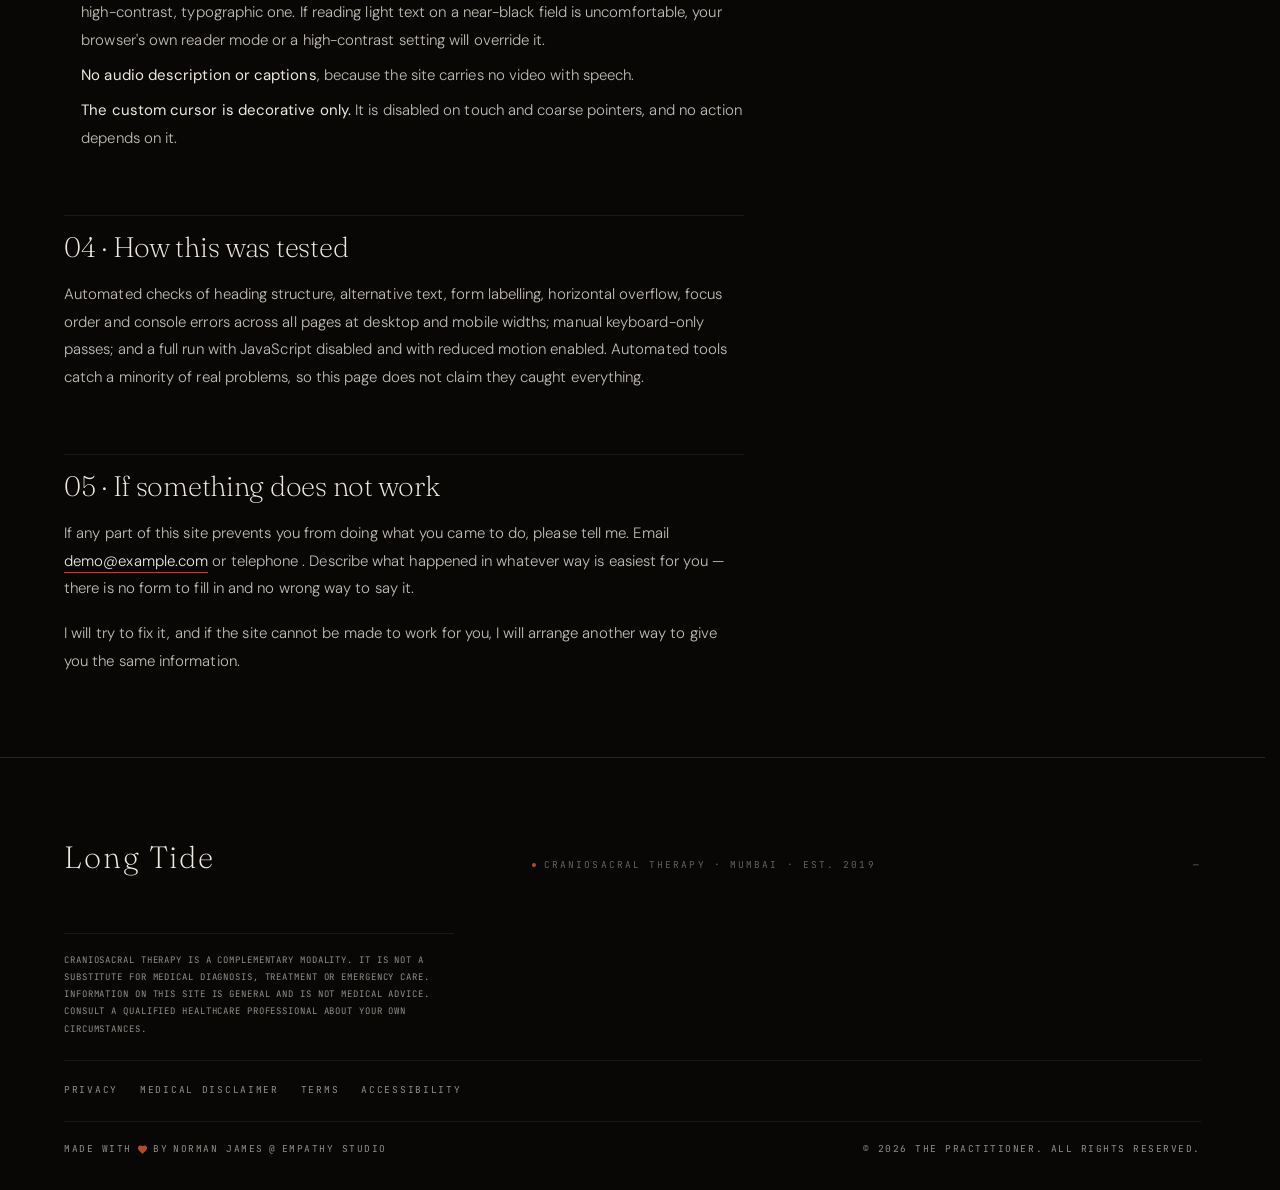
<file: accessibility.html>
<!DOCTYPE html>
<html lang="en">
<head>
<meta charset="utf-8">
<meta name="viewport" content="width=device-width, initial-scale=1, viewport-fit=cover">
<title>Accessibility — Long Tide</title>
<meta name="description" content="How this website works for people using screen readers, keyboards and reduced motion — and an honest account of what still falls short.">
<meta name="theme-color" content="#080706">
<link rel="icon" href="data:image/svg+xml,%3Csvg xmlns='http://www.w3.org/2000/svg' viewBox='0 0 32 32'%3E%3Crect width='32' height='32' fill='%23080706'/%3E%3Cg fill='none' stroke='%23EDE9E0' stroke-width='1'%3E%3Ccircle cx='16' cy='16' r='2' fill='%23B24B2C' stroke='none'/%3E%3Cpath d='M11.2 16a4.8 4.8 0 0 1 4.8-4.8M20.8 16a4.8 4.8 0 0 1-4.8 4.8'/%3E%3Cpath d='M6.6 16a9.4 9.4 0 0 1 9.4-9.4M25.4 16a9.4 9.4 0 0 1-9.4 9.4'/%3E%3C/g%3E%3C/svg%3E">
<script>
(function () {
  var d = document.documentElement;
  d.classList.add('first-frame');
  try {
    var arrived = sessionStorage.getItem('sp:nav') === '1';
    /* the panel is claimed here, synchronously, so it is covering at first
       paint — not after a script has had time to run */
    if (!arrived) d.classList.add('is-loading');
    if (arrived) {
      sessionStorage.removeItem('sp:nav');
      window.SP_ARRIVED = true;
      d.classList.add('nav-in');
      /* if any module fails to run, the page must never stay covered */
      setTimeout(function () { d.classList.remove('nav-in'); }, 3000);
    }
  } catch (e) {}
})();
</script>
<link rel="stylesheet" href="assets/css/fonts.css">
<link rel="stylesheet" href="assets/css/core.css">
<link rel="stylesheet" href="assets/css/pages.css">
</head>
<body>
<div class="preloader" aria-hidden="true">
  <span class="preloader__word">still</span>
  <span class="preloader__rule" aria-hidden="true"></span>
  <span class="preloader__count">000</span>
</div>
<div class="curtain" aria-hidden="true"></div>
<div class="grain" aria-hidden="true"></div>
<div class="atmos" aria-hidden="true"></div>
<div class="vignette" aria-hidden="true"></div>
<canvas id="atmos-canvas" aria-hidden="true"></canvas>
<div class="cursor-dot" aria-hidden="true"></div>
<div class="cursor-ring" aria-hidden="true"></div>

<aside class="rail" aria-label="Site">
  <a class="rail__mark" href="index.html"><span>Long Tide</span></a>
  <button class="rail__toggle" data-open-index aria-expanded="false">Index</button>
  <span class="rail__index">DOC — 04</span>
</aside>

<div class="index" id="index" role="dialog" aria-modal="true" aria-label="Index">
  <div class="index__top">
    <span class="mono mono--wide" style="color:var(--text-60)">Long Tide — Index</span>
    <button class="index__close">Close</button>
  </div>
  <nav class="index__body" aria-label="Primary">
    <a class="index__link" href="index.html"><span class="n">01</span><span class="t">The Inscription</span><span class="m">Enter</span></a>
    <a class="index__link" href="the-work.html"><span class="n">02</span><span class="t">The Work</span><span class="m">Doctrine</span></a>
    <a class="index__link" href="sessions.html"><span class="n">03</span><span class="t">Sessions</span><span class="m">Practice</span></a>
    <a class="index__link" href="about.html"><span class="n">04</span><span class="t">The Practitioner</span><span class="m">Lineage</span></a>
    <a class="index__link" href="resources.html"><span class="n">05</span><span class="t">Resources</span><span class="m">Archive</span></a>
    <a class="index__link" href="contact.html"><span class="n">06</span><span class="t">Contact</span><span class="m">Threshold</span></a>
  </nav>
  <nav class="index__legal" aria-label="Reference">
    <a href="understanding.html">Understanding the work</a>
    <a href="the-room.html">The room</a>
    <a href="privacy.html">Privacy</a>
    <a href="disclaimer.html">Medical disclaimer</a>
    <a href="terms.html">Terms</a>
    <a href="accessibility.html">Accessibility</a>
  </nav>
  <div class="index__foot">
    <span class="mono mono--sm" style="color:var(--text-20)"><span data-site="city">Mumbai</span></span>
    <span class="mono mono--sm" style="color:var(--text-20)">Est. <span data-site="founded">2019</span></span>
  </div>
</div>

<main id="main">

<section class="doc" aria-labelledby="doc-title">
  <header class="doc__head">
    <p class="doc__eyebrow">Legal &middot; 04</p>
    <h1 class="doc__h" id="doc-title">Accessibility</h1>
    <div class="doc__meta"><span>Version 1.0</span><span>Reviewed <time datetime="2026-11-16">16 November 2026</time></span><span>Target: WCAG 2.2 AA</span></div>
    <div class="doc__rule"></div>
  </header>

  <div class="doc__grid">
    <article class="doc__body">

      <p class="doc__note">This site was built to be read by everyone who needs it, and it tries to meet
      <strong>WCAG 2.2 level AA</strong>. Below is what has been done, and &mdash; more usefully &mdash; what has not.</p>

      <h2 id="commitment">01 &middot; Commitment</h2>
      <p>Accessibility is not a feature bolted on at the end. For a therapy practice it matters more than usual: someone
      looking for help is quite likely to be in pain, exhausted, anxious or using a screen reader on a bad day. A site
      that is tiring to use is a site that turns people away.</p>

      <h2 id="done">02 &middot; What has been done</h2>
      <ul>
        <li><strong>Reduced motion is honoured throughout.</strong> Under
        <code>prefers-reduced-motion: reduce</code> the preloader, the page wipe, the custom cursor, every scroll
        animation and the 3D atmosphere are all switched off, and content appears in its final state.</li>
        <li><strong>Nothing depends on JavaScript to be readable.</strong> Every animation is applied by script; if
        scripting fails, the page is simply already visible. This was tested with scripting disabled entirely.</li>
        <li><strong>Keyboard everywhere.</strong> The index overlay opens, closes on Escape, returns focus, and every
        control has a visible focus ring drawn in the accent colour against the dark background.</li>
        <li><strong>Semantic structure.</strong> One <code>h1</code> per page, a single <code>main</code>, landmarks,
        lists that are lists, and headings that do not skip levels.</li>
        <li><strong>Images described.</strong> Every image carries meaningful alternative text; decorative layers are
        hidden from assistive technology.</li>
        <li><strong>Forms labelled.</strong> Every field has a real <code>label</code>, errors are tied to their field
        with <code>aria-describedby</code>, and status messages are announced through a live region.</li>
        <li><strong>No reliance on colour alone.</strong> Errors are marked with text and an outline, not only with the
        accent colour.</li>
        <li><strong>No time limits, no autoplaying audio, no carousels.</strong></li>
      </ul>

      <h2 id="limits">03 &middot; Known limitations</h2>
      <p>Being straight about this is more useful than a badge:</p>
      <ul>
        <li><strong>Some small metadata text is below AA contrast.</strong> The faint letter-spaced labels used as
        decoration &mdash; volume numbers, marginalia, hairline captions &mdash; sit between 1.6:1 and 3.3:1 against the
        background. Body text and all legal text meet 4.5:1. Raising the decorative labels to 4.5:1 is possible but
        would visibly flatten the design, so it has not been done by default. If you find them hard to read, tell me and
        I will raise them.</li>
        <li><strong>The design is motion-first.</strong> Reduced motion removes the animation, but the aesthetic is a
        dark, high-contrast, typographic one. If reading light text on a near-black field is uncomfortable, your
        browser's own reader mode or a high-contrast setting will override it.</li>
        <li><strong>No audio description or captions</strong>, because the site carries no video with speech.</li>
        <li><strong>The custom cursor is decorative only.</strong> It is disabled on touch and coarse pointers, and no
        action depends on it.</li>
      </ul>

      <h2 id="testing">04 &middot; How this was tested</h2>
      <p>Automated checks of heading structure, alternative text, form labelling, horizontal overflow, focus order and
      console errors across all pages at desktop and mobile widths; manual keyboard-only passes; and a full run with
      JavaScript disabled and with reduced motion enabled. Automated tools catch a minority of real problems, so this
      page does not claim they caught everything.</p>

      <h2 id="tell">05 &middot; If something does not work</h2>
      <p>If any part of this site prevents you from doing what you came to do, please tell me. Email
      <a href="mailto:demo@example.com" data-site-href="email" data-site="email">demo@example.com</a> or telephone
      <a href="tel:" data-site-href="phone" data-site="phone"></a>. Describe what happened in whatever way is
      easiest for you &mdash; there is no form to fill in and no wrong way to say it.</p>
      <p>I will try to fix it, and if the site cannot be made to work for you, I will arrange another way to give you the
      same information.</p>

    </article>

    <nav class="doc__toc" aria-label="Contents of this document">
      <p>On this page</p>
      <ol>
        <li><a href="#commitment">Commitment</a></li>
        <li><a href="#done">What has been done</a></li>
        <li><a href="#limits">Known limitations</a></li>
        <li><a href="#testing">How this was tested</a></li>
        <li><a href="#tell">Tell me what is broken</a></li>
      </ol>
    </nav>
  </div>
</section>

</main>

<footer class="foot">
  <div class="wrap">
    <div class="foot__line">
      <span class="foot__id">Long&nbsp;Tide</span>
      <span class="foot__status"><span class="foot__dot"></span>Craniosacral therapy &middot; <span data-site="city">Mumbai</span> &middot; Est. <span data-site="founded">2019</span></span>
      <span class="foot__status" data-clock>&mdash;</span>
    </div>
    <p class="foot__legal">
      Craniosacral therapy is a complementary modality. It is not a substitute for medical diagnosis, treatment or emergency care. Information on this site is general and is not medical advice. Consult a qualified healthcare professional about your own circumstances.
    </p>
    <nav class="foot__nav" aria-label="Legal and accessibility">
      <a href="privacy.html">Privacy</a>
      <a href="disclaimer.html">Medical disclaimer</a>
      <a href="terms.html">Terms</a>
      <a href="accessibility.html">Accessibility</a>
    </nav>

    <div class="foot__colophon">
      <p class="foot__made">
        Made with
        <svg class="foot__heart" viewBox="0 0 24 24" role="img" aria-label="love" focusable="false"><path fill="currentColor" d="M12 21.35l-1.45-1.32C5.4 15.36 2 12.28 2 8.5 2 5.42 4.42 3 7.5 3c1.74 0 3.41.81 4.5 2.09C13.09 3.81 14.76 3 16.5 3 19.58 3 22 5.42 22 8.5c0 3.78-3.4 6.86-8.55 11.54L12 21.35z"/></svg>
        by <span data-site="designer">Norman James</span> @ <span data-site="studio">Empathy Studio</span>
      </p>
      <p class="foot__copy">&copy; <span data-year>2026</span> <span data-site="practitioner">The Practitioner</span>. All rights reserved.</p>
    </div>
  </div>
</footer>

<script src="assets/vendor/gsap.min.js"></script>
<script src="assets/vendor/ScrollTrigger.min.js"></script>
<script src="assets/vendor/lenis.min.js"></script>
<script src="assets/vendor/three.min.js"></script>
<script src="assets/js/config.js"></script>
<script src="assets/js/split-text.js"></script>
<script src="assets/js/cursor.js"></script>
<script src="assets/js/preloader.js"></script>
<script src="assets/js/lenis-init.js"></script>
<script src="assets/js/animations.js"></script>
<script src="assets/js/transitions.js"></script>
<script src="assets/js/atmos.js"></script>
<script src="assets/js/form.js"></script>
<script src="assets/js/app.js"></script>
<script src="assets/js/page.js"></script>
</body>
</html>
</file>
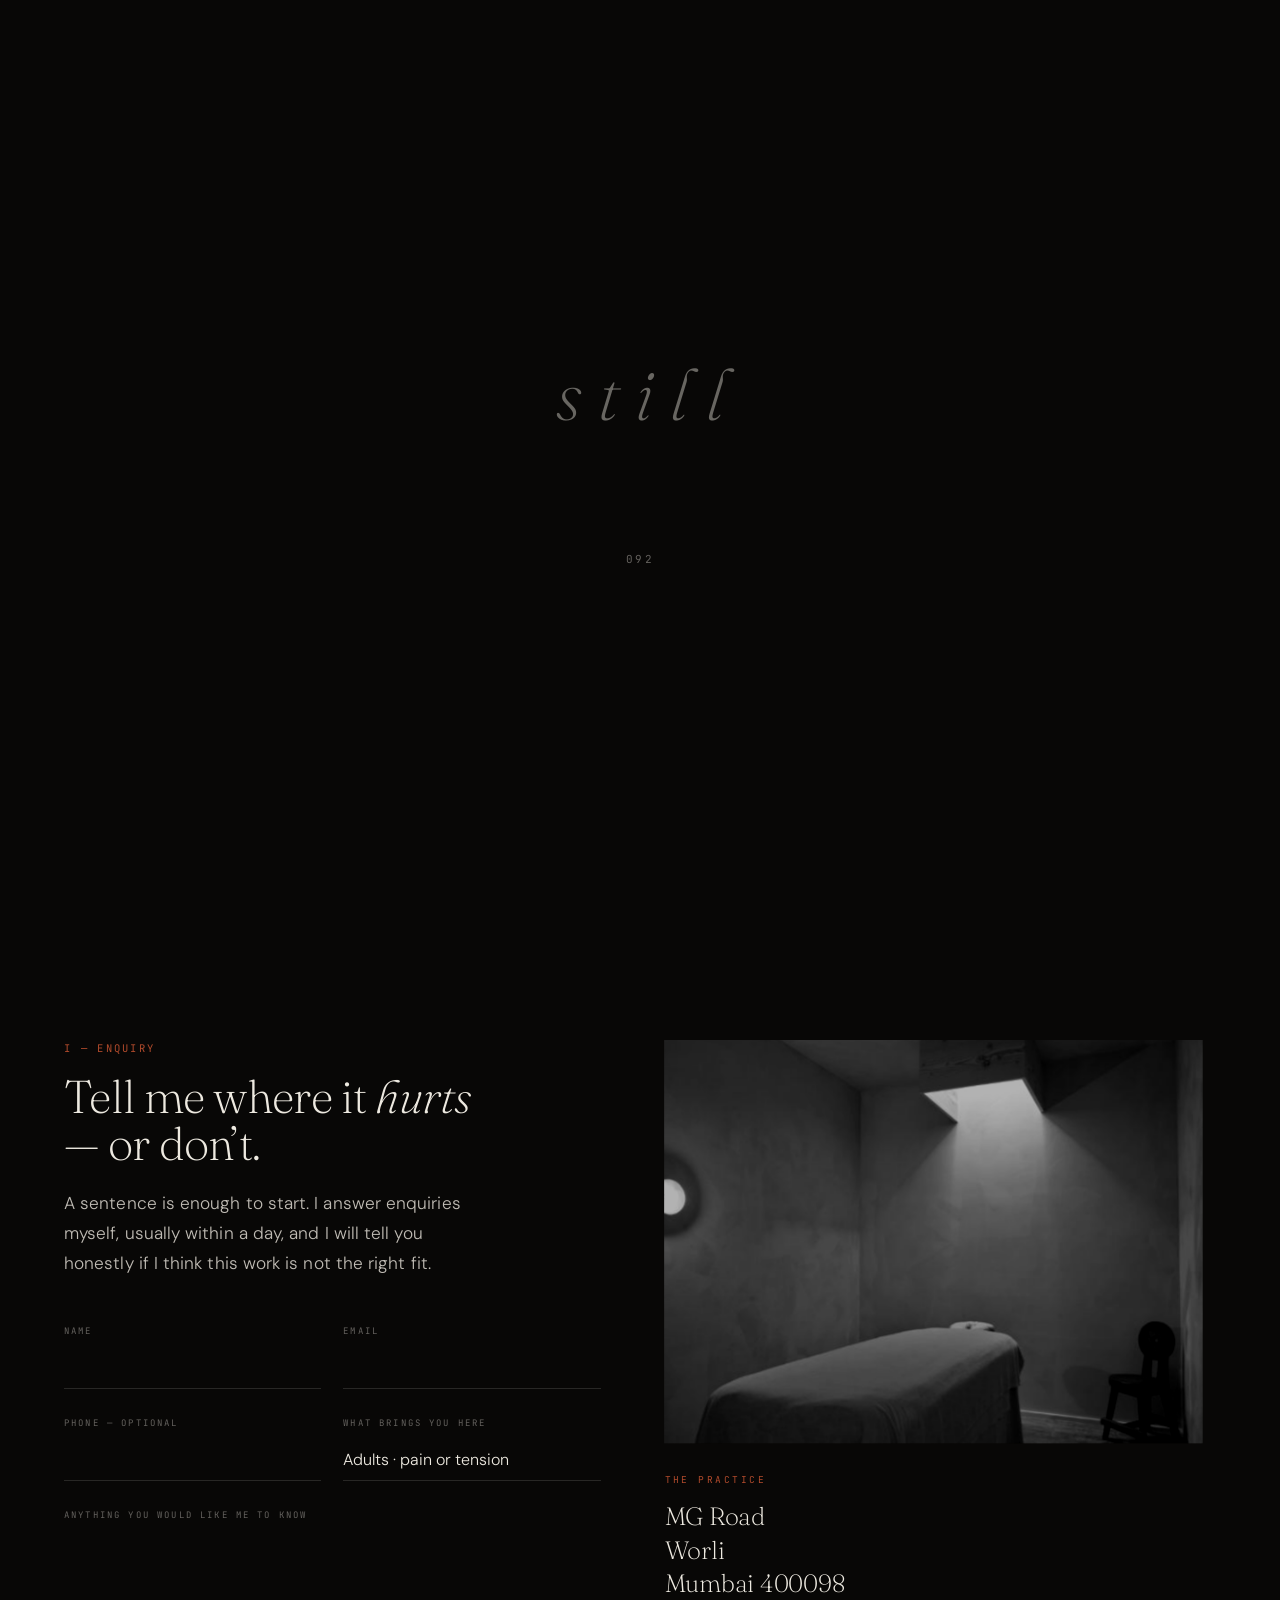
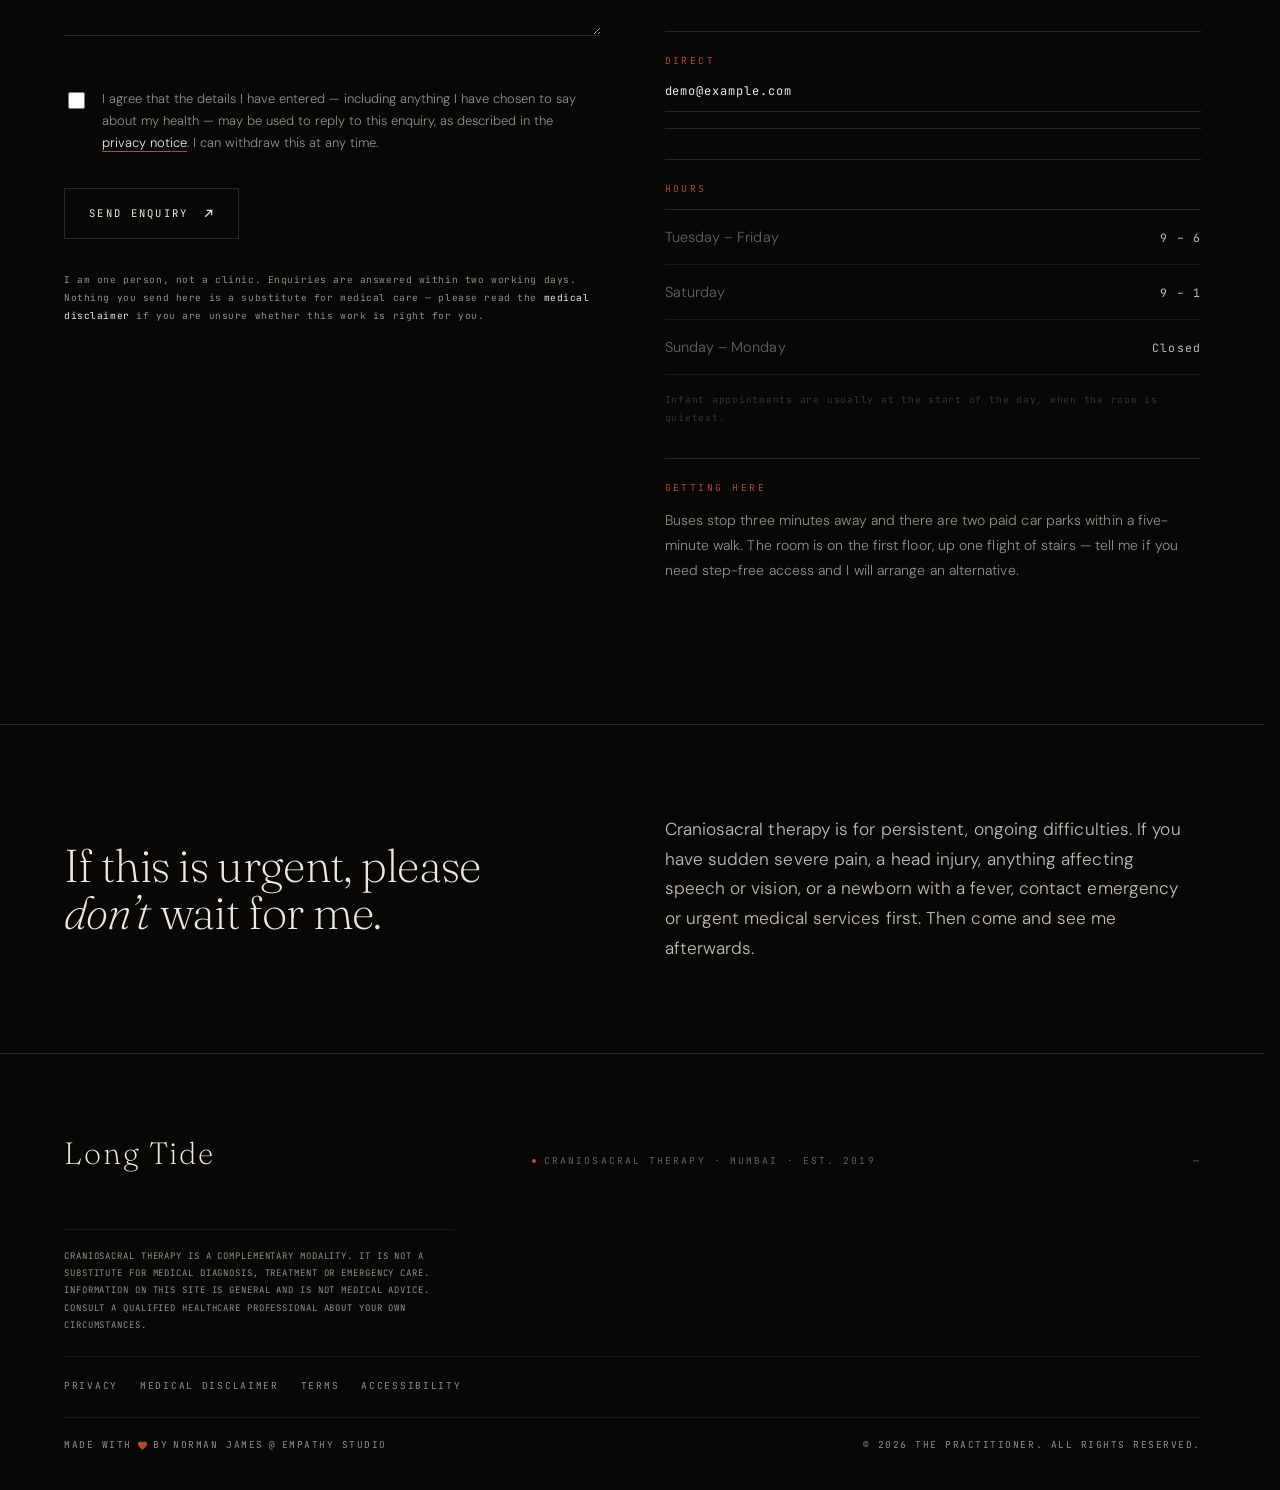
<file: contact.html>
<!DOCTYPE html>
<html lang="en">
<head>
<meta charset="utf-8">
<meta name="viewport" content="width=device-width, initial-scale=1, viewport-fit=cover">
<title>Contact — Long Tide, Craniosacral Therapy in Mumbai</title>
<meta name="description" content="Request a craniosacral therapy appointment, ask a question, or find the practice. Address, hours and direct contact details.">
<meta name="theme-color" content="#080706">
<link rel="icon" href="data:image/svg+xml,%3Csvg xmlns='http://www.w3.org/2000/svg' viewBox='0 0 32 32'%3E%3Crect width='32' height='32' fill='%23080706'/%3E%3Cg fill='none' stroke='%23EDE9E0' stroke-width='1'%3E%3Ccircle cx='16' cy='16' r='2' fill='%23B24B2C' stroke='none'/%3E%3Cpath d='M11.2 16a4.8 4.8 0 0 1 4.8-4.8M20.8 16a4.8 4.8 0 0 1-4.8 4.8'/%3E%3Cpath d='M6.6 16a9.4 9.4 0 0 1 9.4-9.4M25.4 16a9.4 9.4 0 0 1-9.4 9.4'/%3E%3C/g%3E%3C/svg%3E">
<script>
(function () {
  var d = document.documentElement;
  d.classList.add('first-frame');
  try {
    var arrived = sessionStorage.getItem('sp:nav') === '1';
    /* the panel is claimed here, synchronously, so it is covering at first
       paint — not after a script has had time to run */
    if (!arrived) d.classList.add('is-loading');
    if (arrived) {
      sessionStorage.removeItem('sp:nav');
      window.SP_ARRIVED = true;
      d.classList.add('nav-in');
      /* if any module fails to run, the page must never stay covered */
      setTimeout(function () { d.classList.remove('nav-in'); }, 3000);
    }
  } catch (e) {}
})();
</script>
<link rel="stylesheet" href="assets/css/fonts.css">
<link rel="stylesheet" href="assets/css/core.css">
<link rel="stylesheet" href="assets/css/pages.css">
</head>
<body>
<div class="preloader" aria-hidden="true">
  <span class="preloader__word">still</span>
  <span class="preloader__rule" aria-hidden="true"></span>
  <span class="preloader__count">000</span>
</div>
<div class="curtain" aria-hidden="true"></div>
<div class="grain" aria-hidden="true"></div>
<div class="atmos" aria-hidden="true"></div>
<div class="vignette" aria-hidden="true"></div>
<canvas id="atmos-canvas" aria-hidden="true"></canvas>
<div class="cursor-dot" aria-hidden="true"></div>
<div class="cursor-ring" aria-hidden="true"></div>

<aside class="rail" aria-label="Site">
  <a class="rail__mark" href="index.html"><span>Long Tide</span></a>
  <button class="rail__toggle" data-open-index aria-expanded="false">Index</button>
  <span class="rail__index">06 — 06</span>
</aside>

<div class="index" id="index" role="dialog" aria-modal="true" aria-label="Index">
  <div class="index__top">
    <span class="mono mono--wide" style="color:var(--text-60)">Long Tide — Index</span>
    <button class="index__close">Close</button>
  </div>
  <nav class="index__body" aria-label="Primary">
    <a class="index__link" href="index.html"><span class="n">01</span><span class="t">The Inscription</span><span class="m">Enter</span></a>
    <a class="index__link" href="the-work.html"><span class="n">02</span><span class="t">The Work</span><span class="m">Doctrine</span></a>
    <a class="index__link" href="sessions.html"><span class="n">03</span><span class="t">Sessions</span><span class="m">Practice</span></a>
    <a class="index__link" href="about.html"><span class="n">04</span><span class="t">The Practitioner</span><span class="m">Lineage</span></a>
    <a class="index__link" href="resources.html"><span class="n">05</span><span class="t">Resources</span><span class="m">Archive</span></a>
    <a class="index__link" href="contact.html"><span class="n">06</span><span class="t">Contact</span><span class="m">Threshold</span></a>
  </nav>
  <nav class="index__legal" aria-label="Reference">
    <a href="understanding.html">Understanding the work</a>
    <a href="the-room.html">The room</a>
    <a href="privacy.html">Privacy</a>
    <a href="disclaimer.html">Medical disclaimer</a>
    <a href="terms.html">Terms</a>
    <a href="accessibility.html">Accessibility</a>
  </nav>
  <div class="index__foot">
    <span class="mono mono--sm" style="color:var(--text-20)"><span data-site="city">Mumbai</span></span>
    <span class="mono mono--sm" style="color:var(--text-20)">Est. <span data-site="founded">2019</span></span>
  </div>
</div>

<main id="main">

<!-- ===== HERO TYPE 15 · THE EMPTY CHAIR ===== -->
<section class="ec" data-sacred aria-label="Contact">
  <figure class="ec__photo" aria-hidden="true" data-image-reveal data-parallax-scope>
    <img src="assets/img/contact-chair.jpg" alt="" fetchpriority="high" data-parallax="8">
  </figure>
  <p class="ec__meta mono mono--sm">Long Tide &middot; Threshold</p>

  <div class="ec__rect" id="ec-rect">
    <p class="ec__q" id="ec-q">Who is<br>seeking?</p>
  </div>

  <div class="ec__foot">
    <span class="mono mono--sm" style="color:var(--text-20)"><span data-site="city">Mumbai</span></span>
    <span class="mono mono--sm" style="color:var(--text-20)">Scroll to write</span>
  </div>
</section>

<!-- ===== ENQUIRY ===== -->
<section class="band">
  <div class="wrap">
    <div class="two-up">
      <div>
        <p class="mono" style="color:var(--accent)">i &mdash; Enquiry</p>
        <h1 class="display h-2" style="margin-top:18px;max-width:15ch">Tell me where it <em>hurts</em> &mdash; or don&rsquo;t.</h1>
        <p class="body-lg" style="margin-top:22px;max-width:34ch">A sentence is enough to start. I answer enquiries myself, usually within a day, and I will tell you honestly if I think this work is not the right fit.</p>

        <form class="form" data-enquiry action="#" method="post" novalidate style="margin-top:clamp(30px,4vw,44px)">

          <div class="two-up" style="gap:22px">
            <div class="field"><label for="name">Name</label><input id="name" name="name" type="text" autocomplete="name" required></div>
            <div class="field"><label for="email">Email</label><input id="email" name="email" type="email" autocomplete="email" required></div>
          </div>

          <div class="two-up" style="gap:22px">
            <div class="field"><label for="phone">Phone &mdash; optional</label><input id="phone" name="phone" type="tel" autocomplete="tel"></div>
            <div class="field"><label for="reason">What brings you here</label>
              <select id="reason" name="reason">
                <option>Adults &middot; pain or tension</option>
                <option>Adults &middot; stress, sleep, exhaustion</option>
                <option>Pregnancy or postnatal</option>
                <option>Infant or child</option>
                <option>Concussion or head injury</option>
                <option>Something else</option>
              </select>
            </div>
          </div>

          <div class="field"><label for="message">Anything you would like me to know</label><textarea id="message" name="message" rows="4"></textarea></div>

          <!-- bots fill this; people never see it -->
          <div class="hp" aria-hidden="true">
            <label for="website">Website</label>
            <input id="website" name="website" type="text" tabindex="-1" autocomplete="off">
          </div>

          <div class="consent">
            <input id="consent" name="consent" type="checkbox" required>
            <label for="consent" style="margin:0;text-transform:none;letter-spacing:normal;font-size:13px;line-height:1.7">
              I agree that the details I have entered &mdash; including anything I have chosen to say about my
              health &mdash; may be used to reply to this enquiry, as described in the
              <a href="privacy.html">privacy notice</a>. I can withdraw this at any time.
            </label>
          </div>

          <button class="action" type="submit" style="justify-self:start;margin-top:8px"><span class="action__fill" aria-hidden="true"></span>Send enquiry <svg width="11" height="11" viewBox="0 0 12 12" fill="none" stroke="currentColor" stroke-width="1.3"><path d="M2.5 9.5 9.5 2.5M4 2.5h5.5V8"/></svg></button>

          <div class="form__status" data-form-status role="status" aria-live="polite"></div>

          <p class="mono mono--sm" style="color:var(--text-60);text-transform:none;letter-spacing:.06em;line-height:1.9;margin-top:6px">
            I am one person, not a clinic. Enquiries are answered within two working days.
            Nothing you send here is a substitute for medical care &mdash; please read the
            <a href="disclaimer.html" style="color:var(--text)">medical disclaimer</a> if you are unsure whether this work is right for you.
          </p>
        </form>
      </div>

      <aside class="sticky-col">
        <figure class="fragment photo-support contact__photo" data-image-reveal data-parallax-scope style="margin:0 0 30px;aspect-ratio:4/3">
          <img src="assets/img/about-studio.jpg" alt="The treatment room, prepared for a session" loading="lazy" data-parallax="5">
        </figure>
        <div>
          <p class="mono mono--sm" style="color:var(--accent);margin-bottom:14px">The practice</p>
          <p class="display" style="font-size:clamp(19px,2vw,25px);line-height:1.34;letter-spacing:-.01em">
            <span data-site="street">MG Road</span><br>
            <span data-site="area">Worli</span><br>
            <span data-site="city">Mumbai</span> <span data-site="postcode">400098</span>
          </p>
        </div>

        <div style="margin-top:30px;border-top:1px solid var(--line);padding-top:22px">
          <p class="mono mono--sm" style="color:var(--accent);margin-bottom:14px">Direct</p>
          <p style="display:grid;gap:8px;font-family:var(--mono);font-size:12px;letter-spacing:.08em">
            <a data-site-href="email" href="mailto:demo@example.com" style="border-bottom:1px solid var(--line);padding-bottom:8px"><span data-site="email">demo@example.com</span></a>
            <a data-site-href="phone" href="tel:" style="border-bottom:1px solid var(--line);padding-bottom:8px"><span data-site="phone"></span></a>
          </p>
        </div>

        <div style="margin-top:30px;border-top:1px solid var(--line);padding-top:22px">
          <p class="mono mono--sm" style="color:var(--accent);margin-bottom:14px">Hours</p>
          <dl class="dl-rows">
            <div><dt>Tuesday &ndash; Friday</dt><dd>9 &ndash; 6</dd></div>
            <div><dt>Saturday</dt><dd>9 &ndash; 1</dd></div>
            <div><dt>Sunday &ndash; Monday</dt><dd>Closed</dd></div>
          </dl>
          <p class="mono mono--sm" style="color:var(--text-20);margin-top:16px;text-transform:none;letter-spacing:.08em;line-height:1.9">Infant appointments are usually at the start of the day, when the room is quietest.</p>
        </div>

        <div style="margin-top:30px;border-top:1px solid var(--line);padding-top:22px">
          <p class="mono mono--sm" style="color:var(--accent);margin-bottom:14px">Getting here</p>
          <p class="small muted" style="font-size:14px;line-height:1.8;color:var(--text-60)">Buses stop three minutes away and there are two paid car parks within a five-minute walk. The room is on the first floor, up one flight of stairs &mdash; tell me if you need step-free access and I will arrange an alternative.</p>
        </div>
      </aside>
    </div>
  </div>
</section>

<!-- ===== URGENT ===== -->
<section class="band band--tight" style="border-top:1px solid var(--line)">
  <div class="wrap">
    <div class="two-up" style="align-items:center">
      <h2 class="display h-2" style="max-width:18ch">If this is urgent, please <em>don&rsquo;t</em> wait for me.</h2>
      <p class="body-lg" style="max-width:44ch">Craniosacral therapy is for persistent, ongoing difficulties. If you have sudden severe pain, a head injury, anything affecting speech or vision, or a newborn with a fever, contact emergency or urgent medical services first. Then come and see me afterwards.</p>
    </div>
  </div>
</section>

</main>

<footer class="foot">
  <div class="wrap">
    <div class="foot__line">
      <span class="foot__id">Long&nbsp;Tide</span>
      <span class="foot__status"><span class="foot__dot"></span>Craniosacral therapy &middot; <span data-site="city">Mumbai</span> &middot; Est. <span data-site="founded">2019</span></span>
      <span class="foot__status" data-clock>&mdash;</span>
    </div>
    <p class="foot__legal">
      Craniosacral therapy is a complementary modality. It is not a substitute for medical diagnosis, treatment or emergency care. Information on this site is general and is not medical advice. Consult a qualified healthcare professional about your own circumstances.
    </p>
    <nav class="foot__nav" aria-label="Legal and accessibility">
      <a href="privacy.html">Privacy</a>
      <a href="disclaimer.html">Medical disclaimer</a>
      <a href="terms.html">Terms</a>
      <a href="accessibility.html">Accessibility</a>
    </nav>

    <div class="foot__colophon">
      <p class="foot__made">
        Made with
        <svg class="foot__heart" viewBox="0 0 24 24" role="img" aria-label="love" focusable="false"><path fill="currentColor" d="M12 21.35l-1.45-1.32C5.4 15.36 2 12.28 2 8.5 2 5.42 4.42 3 7.5 3c1.74 0 3.41.81 4.5 2.09C13.09 3.81 14.76 3 16.5 3 19.58 3 22 5.42 22 8.5c0 3.78-3.4 6.86-8.55 11.54L12 21.35z"/></svg>
        by <span data-site="designer">Norman James</span> @ <span data-site="studio">Empathy Studio</span>
      </p>
      <p class="foot__copy">&copy; <span data-year>2026</span> <span data-site="practitioner">The Practitioner</span>. All rights reserved.</p>
    </div>
  </div>
</footer>

<script src="assets/vendor/gsap.min.js"></script>
<script src="assets/vendor/ScrollTrigger.min.js"></script>
<script src="assets/vendor/lenis.min.js"></script>
<script src="assets/vendor/three.min.js"></script>
<script src="assets/js/config.js"></script>
<script src="assets/js/split-text.js"></script>
<script src="assets/js/cursor.js"></script>
<script src="assets/js/preloader.js"></script>
<script src="assets/js/lenis-init.js"></script>
<script src="assets/js/animations.js"></script>
<script src="assets/js/transitions.js"></script>
<script src="assets/js/atmos.js"></script>
<script src="assets/js/form.js"></script>
<script src="assets/js/app.js"></script>
<script src="assets/js/page.js"></script>
</body>
</html>
</file>
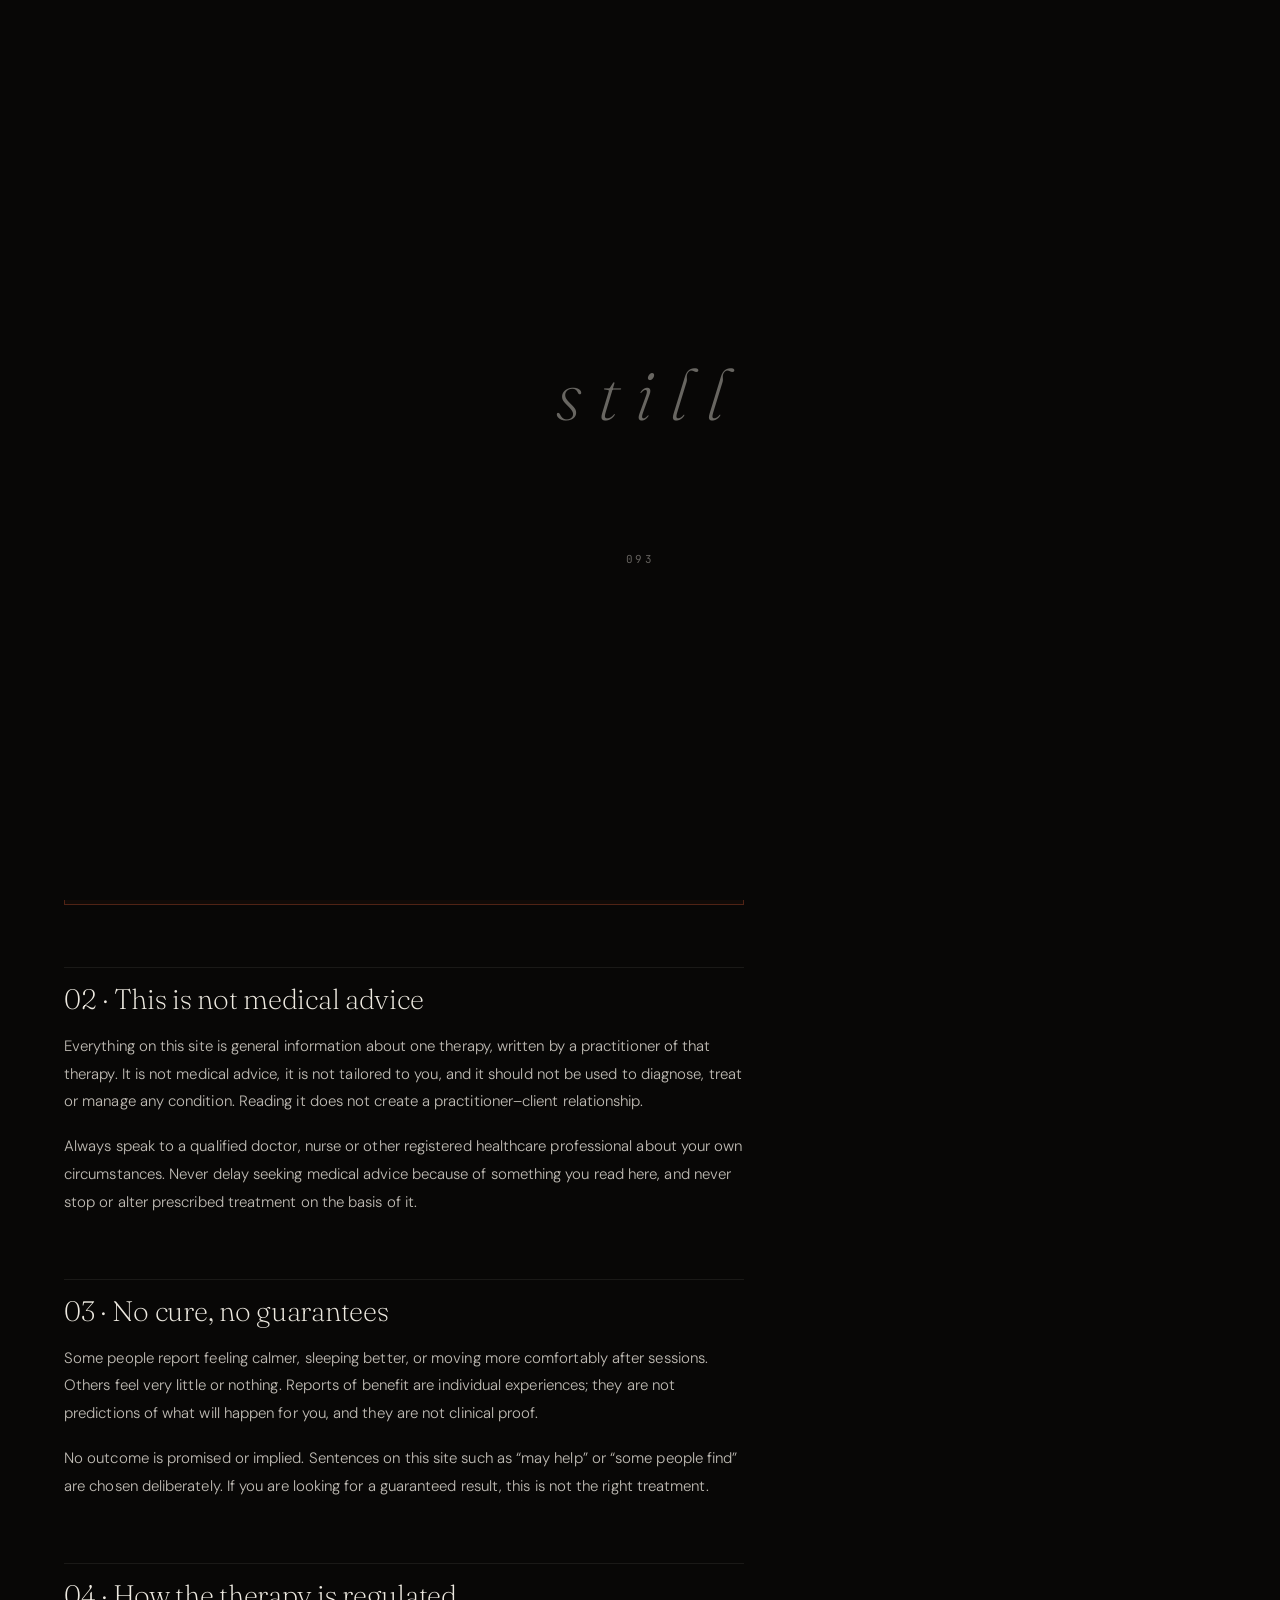
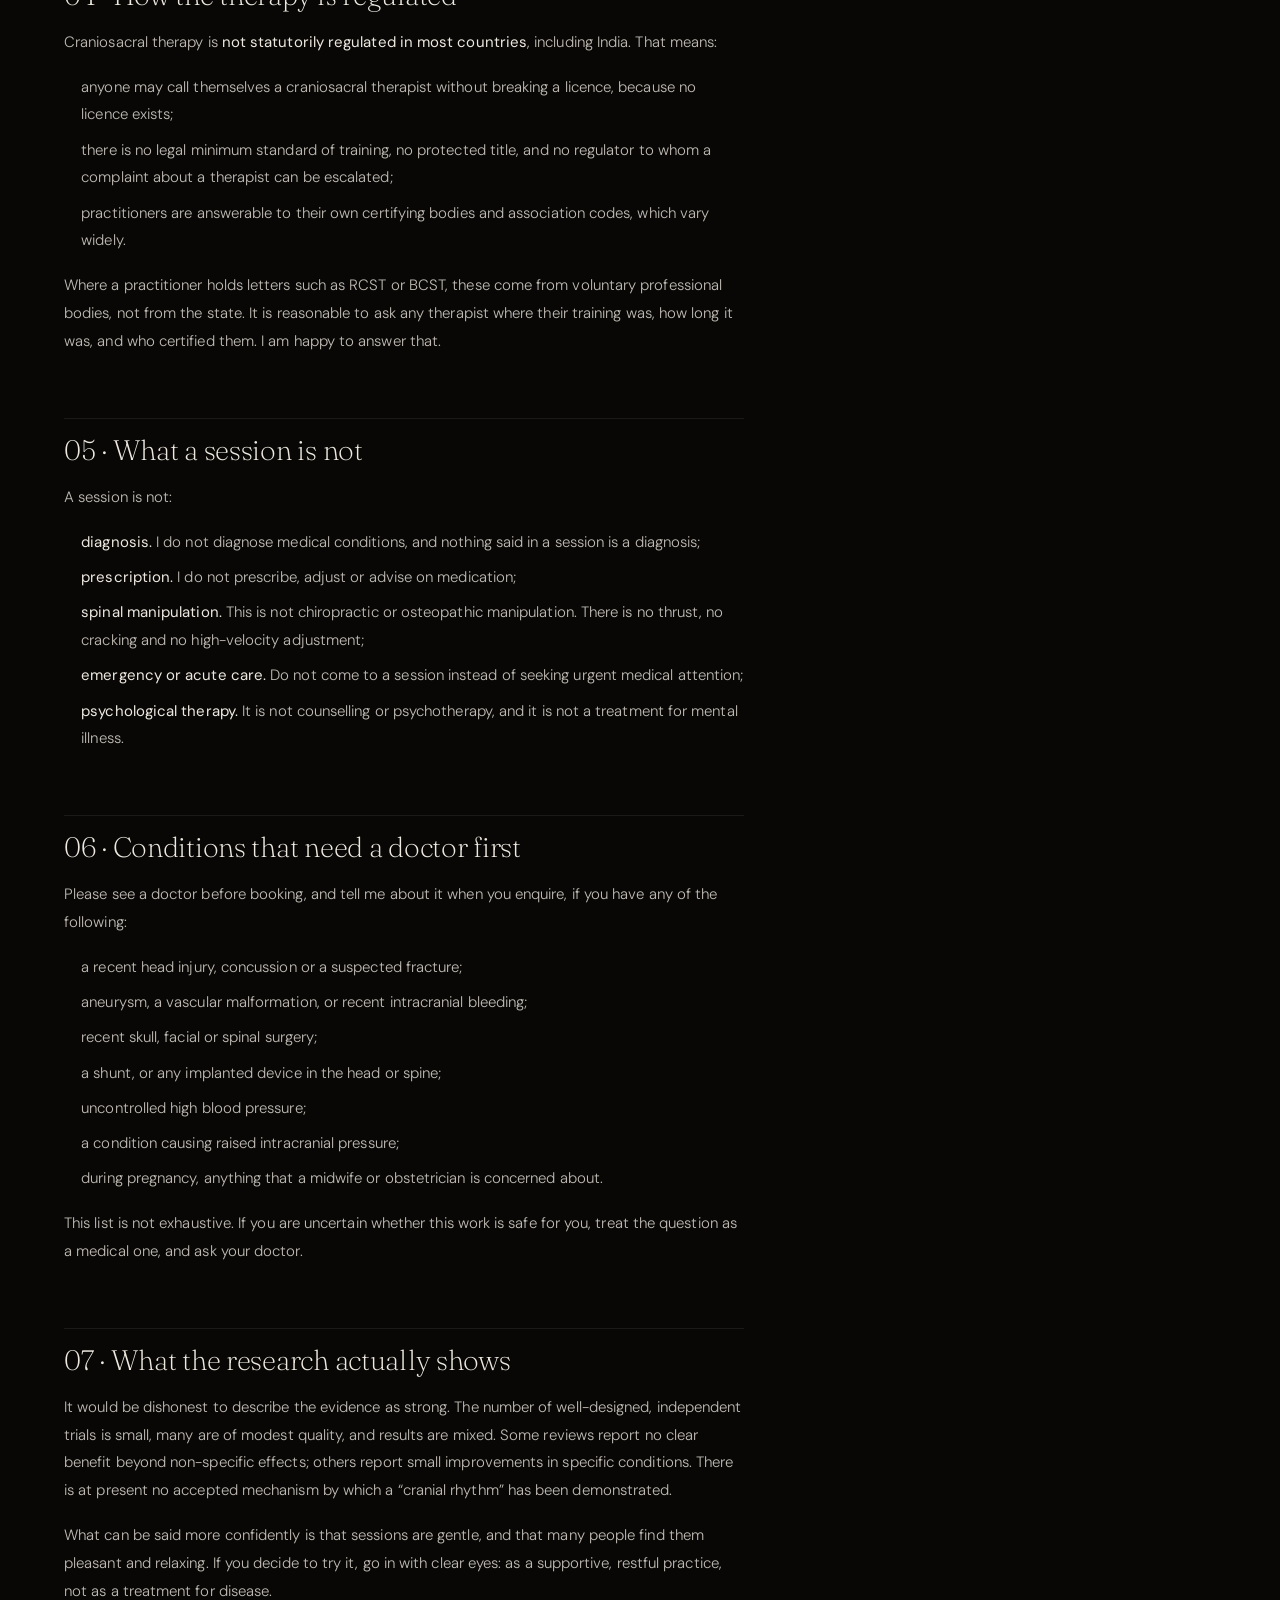
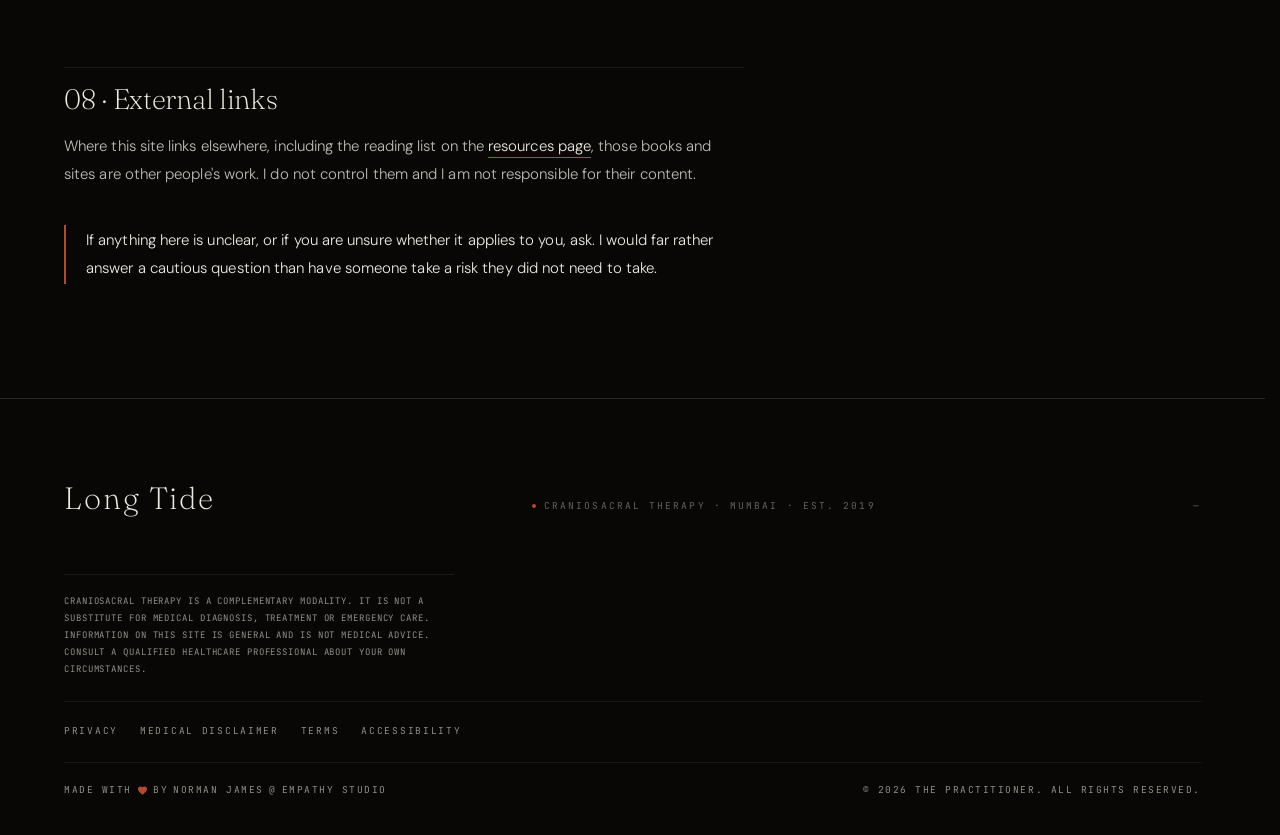
<file: disclaimer.html>
<!DOCTYPE html>
<html lang="en">
<head>
<meta charset="utf-8">
<meta name="viewport" content="width=device-width, initial-scale=1, viewport-fit=cover">
<title>Medical Disclaimer — Long Tide</title>
<meta name="description" content="Craniosacral therapy is complementary. It is not a substitute for medical care, is not regulated in most countries, and claims no cure.">
<meta name="theme-color" content="#080706">
<link rel="icon" href="data:image/svg+xml,%3Csvg xmlns='http://www.w3.org/2000/svg' viewBox='0 0 32 32'%3E%3Crect width='32' height='32' fill='%23080706'/%3E%3Cg fill='none' stroke='%23EDE9E0' stroke-width='1'%3E%3Ccircle cx='16' cy='16' r='2' fill='%23B24B2C' stroke='none'/%3E%3Cpath d='M11.2 16a4.8 4.8 0 0 1 4.8-4.8M20.8 16a4.8 4.8 0 0 1-4.8 4.8'/%3E%3Cpath d='M6.6 16a9.4 9.4 0 0 1 9.4-9.4M25.4 16a9.4 9.4 0 0 1-9.4 9.4'/%3E%3C/g%3E%3C/svg%3E">
<script>
(function () {
  var d = document.documentElement;
  d.classList.add('first-frame');
  try {
    var arrived = sessionStorage.getItem('sp:nav') === '1';
    /* the panel is claimed here, synchronously, so it is covering at first
       paint — not after a script has had time to run */
    if (!arrived) d.classList.add('is-loading');
    if (arrived) {
      sessionStorage.removeItem('sp:nav');
      window.SP_ARRIVED = true;
      d.classList.add('nav-in');
      /* if any module fails to run, the page must never stay covered */
      setTimeout(function () { d.classList.remove('nav-in'); }, 3000);
    }
  } catch (e) {}
})();
</script>
<link rel="stylesheet" href="assets/css/fonts.css">
<link rel="stylesheet" href="assets/css/core.css">
<link rel="stylesheet" href="assets/css/pages.css">
</head>
<body>
<div class="preloader" aria-hidden="true">
  <span class="preloader__word">still</span>
  <span class="preloader__rule" aria-hidden="true"></span>
  <span class="preloader__count">000</span>
</div>
<div class="curtain" aria-hidden="true"></div>
<div class="grain" aria-hidden="true"></div>
<div class="atmos" aria-hidden="true"></div>
<div class="vignette" aria-hidden="true"></div>
<canvas id="atmos-canvas" aria-hidden="true"></canvas>
<div class="cursor-dot" aria-hidden="true"></div>
<div class="cursor-ring" aria-hidden="true"></div>

<aside class="rail" aria-label="Site">
  <a class="rail__mark" href="index.html"><span>Long Tide</span></a>
  <button class="rail__toggle" data-open-index aria-expanded="false">Index</button>
  <span class="rail__index">DOC — 02</span>
</aside>

<div class="index" id="index" role="dialog" aria-modal="true" aria-label="Index">
  <div class="index__top">
    <span class="mono mono--wide" style="color:var(--text-60)">Long Tide — Index</span>
    <button class="index__close">Close</button>
  </div>
  <nav class="index__body" aria-label="Primary">
    <a class="index__link" href="index.html"><span class="n">01</span><span class="t">The Inscription</span><span class="m">Enter</span></a>
    <a class="index__link" href="the-work.html"><span class="n">02</span><span class="t">The Work</span><span class="m">Doctrine</span></a>
    <a class="index__link" href="sessions.html"><span class="n">03</span><span class="t">Sessions</span><span class="m">Practice</span></a>
    <a class="index__link" href="about.html"><span class="n">04</span><span class="t">The Practitioner</span><span class="m">Lineage</span></a>
    <a class="index__link" href="resources.html"><span class="n">05</span><span class="t">Resources</span><span class="m">Archive</span></a>
    <a class="index__link" href="contact.html"><span class="n">06</span><span class="t">Contact</span><span class="m">Threshold</span></a>
  </nav>
  <nav class="index__legal" aria-label="Reference">
    <a href="understanding.html">Understanding the work</a>
    <a href="the-room.html">The room</a>
    <a href="privacy.html">Privacy</a>
    <a href="disclaimer.html">Medical disclaimer</a>
    <a href="terms.html">Terms</a>
    <a href="accessibility.html">Accessibility</a>
  </nav>
  <div class="index__foot">
    <span class="mono mono--sm" style="color:var(--text-20)"><span data-site="city">Mumbai</span></span>
    <span class="mono mono--sm" style="color:var(--text-20)">Est. <span data-site="founded">2019</span></span>
  </div>
</div>

<main id="main">

<section class="doc" aria-labelledby="doc-title">
  <header class="doc__head">
    <p class="doc__eyebrow">Legal &middot; 02</p>
    <h1 class="doc__h" id="doc-title">Medical <em>disclaimer</em></h1>
    <div class="doc__meta"><span>Version 1.0</span><span>Applies from <time datetime="2026-11-16">16 November 2026</time></span><span>Read before booking</span></div>
    <div class="doc__rule"></div>
  </header>

  <div class="doc__grid">
    <article class="doc__body">

      <p class="doc__note"><strong>The short version.</strong> Craniosacral therapy is a complementary therapy. It is
      not a substitute for medical diagnosis, treatment or emergency care. It does not treat or cure any medical
      condition. Nothing on this website is medical advice, and no result is promised.</p>

      <div class="doc__emergency">
        <h2 id="emergency">01 &middot; If this is an emergency</h2>
        <p>Do not use this website or its contact form. If there is immediate danger to life or a medical
        emergency, get help now.</p>
        <dl>
          <dt>Emergency services, India</dt>
          <dd><a href="tel:112"><span class="doc__num">112</span></a></dd>
          <dt>Tele-MANAS &mdash; national mental health helpline, free, 24 hours</dt>
          <dd><a href="tel:14416"><span class="doc__num">14416</span></a> &nbsp;or&nbsp; <a href="tel:18008914416"><span class="doc__num">1800-891-4416</span></a></dd>
          <dt>KIRAN &mdash; mental health rehabilitation helpline, free, 24 hours</dt>
          <dd><a href="tel:18005990019"><span class="doc__num">1800-599-0019</span></a></dd>
        </dl>
        <p style="margin-top:1.1em;font-size:.92em;color:var(--text-60)">These are Indian national services. If you are
        elsewhere, use your local emergency number. Craniosacral therapy has no role in an emergency.</p>
      </div>

      <h2 id="not-advice">02 &middot; This is not medical advice</h2>
      <p>Everything on this site is general information about one therapy, written by a practitioner of that therapy. It
      is not medical advice, it is not tailored to you, and it should not be used to diagnose, treat or manage any
      condition. Reading it does not create a practitioner&ndash;client relationship.</p>
      <p>Always speak to a qualified doctor, nurse or other registered healthcare professional about your own
      circumstances. Never delay seeking medical advice because of something you read here, and never stop or alter
      prescribed treatment on the basis of it.</p>

      <h2 id="no-cure">03 &middot; No cure, no guarantees</h2>
      <p>Some people report feeling calmer, sleeping better, or moving more comfortably after sessions. Others feel very
      little or nothing. Reports of benefit are individual experiences; they are not predictions of what will happen for
      you, and they are not clinical proof.</p>
      <p>No outcome is promised or implied. Sentences on this site such as &ldquo;may help&rdquo; or &ldquo;some people
      find&rdquo; are chosen deliberately. If you are looking for a guaranteed result, this is not the right
      treatment.</p>

      <h2 id="regulation">04 &middot; How the therapy is regulated</h2>
      <p>Craniosacral therapy is <strong>not statutorily regulated in most countries</strong>, including India. That
      means:</p>
      <ul>
        <li>anyone may call themselves a craniosacral therapist without breaking a licence, because no licence exists;</li>
        <li>there is no legal minimum standard of training, no protected title, and no regulator to whom a complaint
        about a therapist can be escalated;</li>
        <li>practitioners are answerable to their own certifying bodies and association codes, which vary widely.</li>
      </ul>
      <p>Where a practitioner holds letters such as RCST or BCST, these come from voluntary professional bodies, not from
      the state. It is reasonable to ask any therapist where their training was, how long it was, and who certified
      them. I am happy to answer that.</p>

      <h2 id="scope">05 &middot; What a session is not</h2>
      <p>A session is not:</p>
      <ul>
        <li><strong>diagnosis.</strong> I do not diagnose medical conditions, and nothing said in a session is a
        diagnosis;</li>
        <li><strong>prescription.</strong> I do not prescribe, adjust or advise on medication;</li>
        <li><strong>spinal manipulation.</strong> This is not chiropractic or osteopathic manipulation. There is no
        thrust, no cracking and no high-velocity adjustment;</li>
        <li><strong>emergency or acute care.</strong> Do not come to a session instead of seeking urgent medical
        attention;</li>
        <li><strong>psychological therapy.</strong> It is not counselling or psychotherapy, and it is not a treatment
        for mental illness.</li>
      </ul>

      <h2 id="when-not">06 &middot; Conditions that need a doctor first</h2>
      <p>Please see a doctor before booking, and tell me about it when you enquire, if you have any of the following:</p>
      <ul>
        <li>a recent head injury, concussion or a suspected fracture;</li>
        <li>aneurysm, a vascular malformation, or recent intracranial bleeding;</li>
        <li>recent skull, facial or spinal surgery;</li>
        <li>a shunt, or any implanted device in the head or spine;</li>
        <li>uncontrolled high blood pressure;</li>
        <li>a condition causing raised intracranial pressure;</li>
        <li>during pregnancy, anything that a midwife or obstetrician is concerned about.</li>
      </ul>
      <p>This list is not exhaustive. If you are uncertain whether this work is safe for you, treat the question as a
      medical one, and ask your doctor.</p>

      <h2 id="evidence">07 &middot; What the research actually shows</h2>
      <p>It would be dishonest to describe the evidence as strong. The number of well-designed, independent trials is
      small, many are of modest quality, and results are mixed. Some reviews report no clear benefit beyond
      non-specific effects; others report small improvements in specific conditions. There is at present no accepted
      mechanism by which a &ldquo;cranial rhythm&rdquo; has been demonstrated.</p>
      <p>What can be said more confidently is that sessions are gentle, and that many people find them pleasant and
      relaxing. If you decide to try it, go in with clear eyes: as a supportive, restful practice, not as a treatment for
      disease.</p>

      <h2 id="links">08 &middot; External links</h2>
      <p>Where this site links elsewhere, including the reading list on the
      <a href="resources.html">resources page</a>, those books and sites are other people's work. I do not control them
      and I am not responsible for their content.</p>

      <p class="doc__note" style="margin-top:2.4em">If anything here is unclear, or if you are unsure whether it applies
      to you, ask. I would far rather answer a cautious question than have someone take a risk they did not need to
      take.</p>

    </article>

    <nav class="doc__toc" aria-label="Contents of this document">
      <p>On this page</p>
      <ol>
        <li><a href="#emergency">If this is an emergency</a></li>
        <li><a href="#not-advice">Not medical advice</a></li>
        <li><a href="#no-cure">No cure, no guarantees</a></li>
        <li><a href="#regulation">How it is regulated</a></li>
        <li><a href="#scope">What a session is not</a></li>
        <li><a href="#when-not">See a doctor first</a></li>
        <li><a href="#evidence">What the research shows</a></li>
        <li><a href="#links">External links</a></li>
      </ol>
    </nav>
  </div>
</section>

</main>

<footer class="foot">
  <div class="wrap">
    <div class="foot__line">
      <span class="foot__id">Long&nbsp;Tide</span>
      <span class="foot__status"><span class="foot__dot"></span>Craniosacral therapy &middot; <span data-site="city">Mumbai</span> &middot; Est. <span data-site="founded">2019</span></span>
      <span class="foot__status" data-clock>&mdash;</span>
    </div>
    <p class="foot__legal">
      Craniosacral therapy is a complementary modality. It is not a substitute for medical diagnosis, treatment or emergency care. Information on this site is general and is not medical advice. Consult a qualified healthcare professional about your own circumstances.
    </p>
    <nav class="foot__nav" aria-label="Legal and accessibility">
      <a href="privacy.html">Privacy</a>
      <a href="disclaimer.html">Medical disclaimer</a>
      <a href="terms.html">Terms</a>
      <a href="accessibility.html">Accessibility</a>
    </nav>

    <div class="foot__colophon">
      <p class="foot__made">
        Made with
        <svg class="foot__heart" viewBox="0 0 24 24" role="img" aria-label="love" focusable="false"><path fill="currentColor" d="M12 21.35l-1.45-1.32C5.4 15.36 2 12.28 2 8.5 2 5.42 4.42 3 7.5 3c1.74 0 3.41.81 4.5 2.09C13.09 3.81 14.76 3 16.5 3 19.58 3 22 5.42 22 8.5c0 3.78-3.4 6.86-8.55 11.54L12 21.35z"/></svg>
        by <span data-site="designer">Norman James</span> @ <span data-site="studio">Empathy Studio</span>
      </p>
      <p class="foot__copy">&copy; <span data-year>2026</span> <span data-site="practitioner">The Practitioner</span>. All rights reserved.</p>
    </div>
  </div>
</footer>

<script src="assets/vendor/gsap.min.js"></script>
<script src="assets/vendor/ScrollTrigger.min.js"></script>
<script src="assets/vendor/lenis.min.js"></script>
<script src="assets/vendor/three.min.js"></script>
<script src="assets/js/config.js"></script>
<script src="assets/js/split-text.js"></script>
<script src="assets/js/cursor.js"></script>
<script src="assets/js/preloader.js"></script>
<script src="assets/js/lenis-init.js"></script>
<script src="assets/js/animations.js"></script>
<script src="assets/js/transitions.js"></script>
<script src="assets/js/atmos.js"></script>
<script src="assets/js/form.js"></script>
<script src="assets/js/app.js"></script>
<script src="assets/js/page.js"></script>
</body>
</html>
</file>
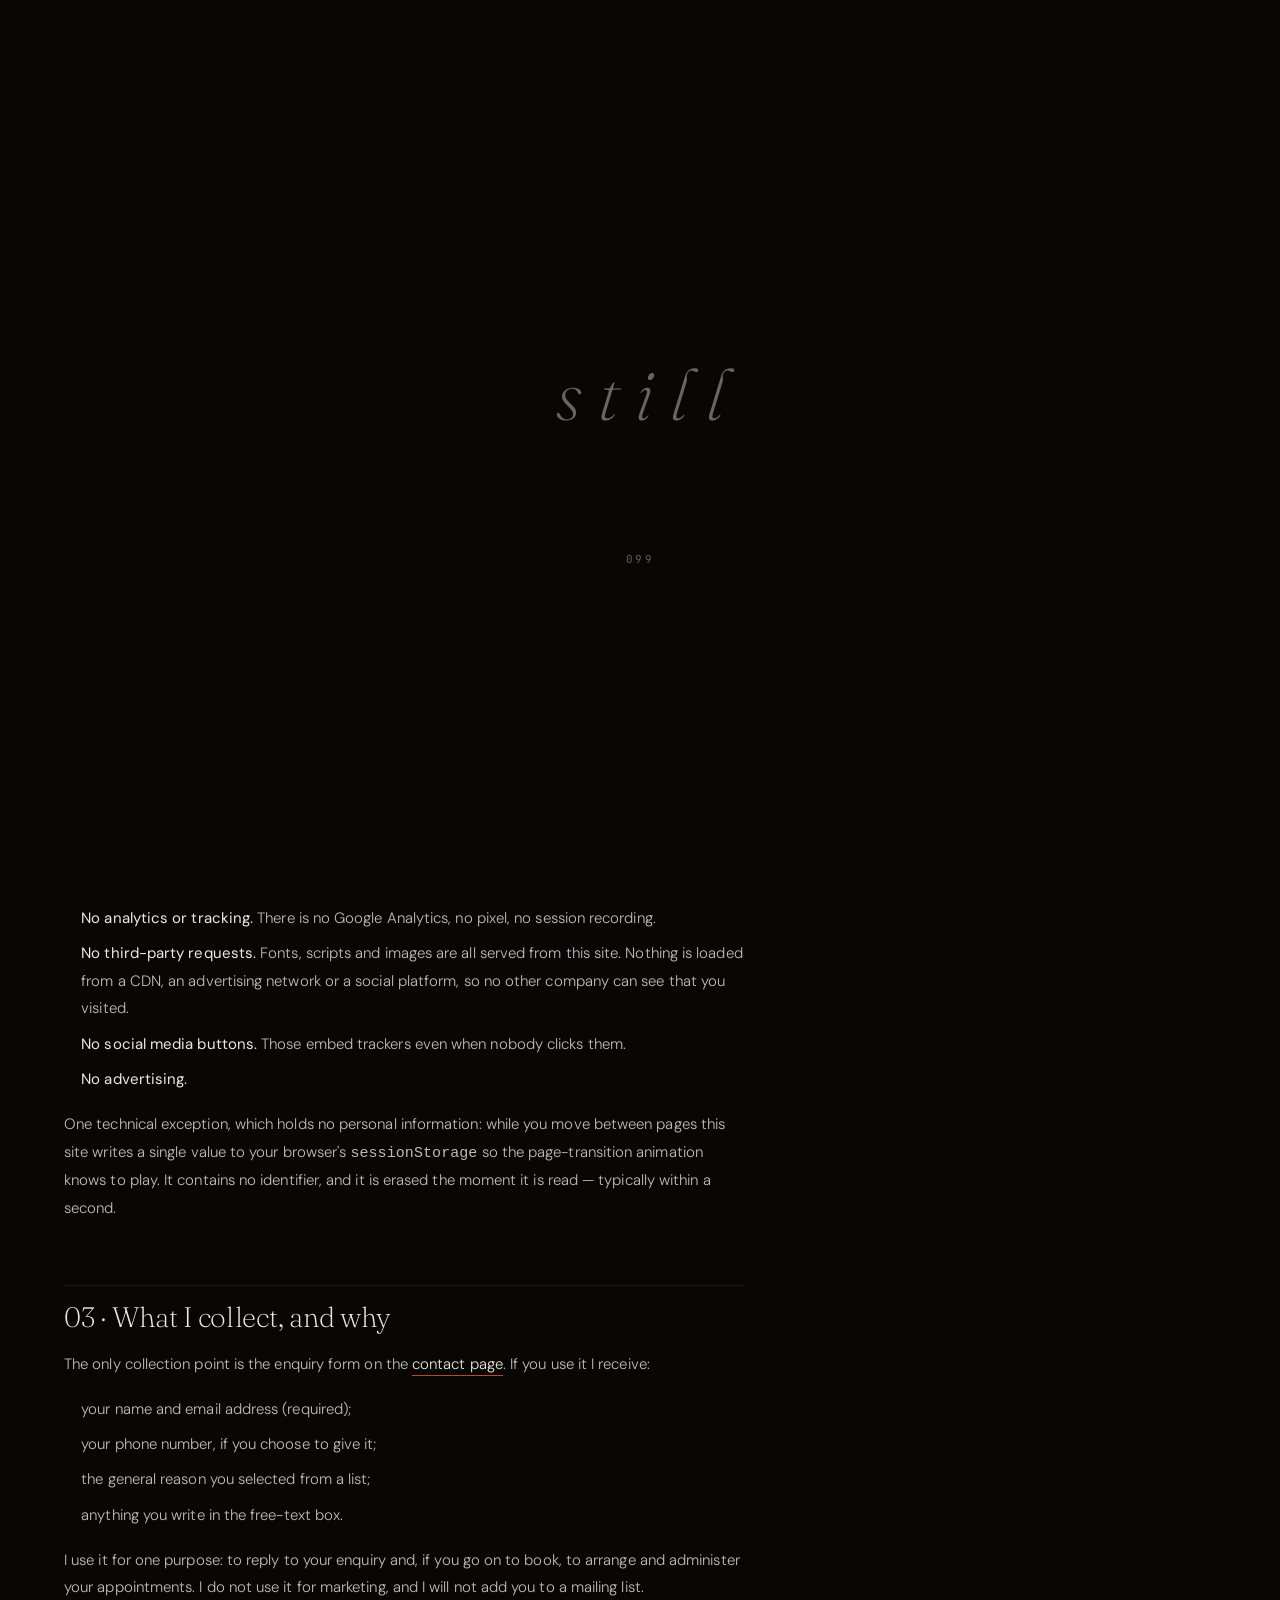
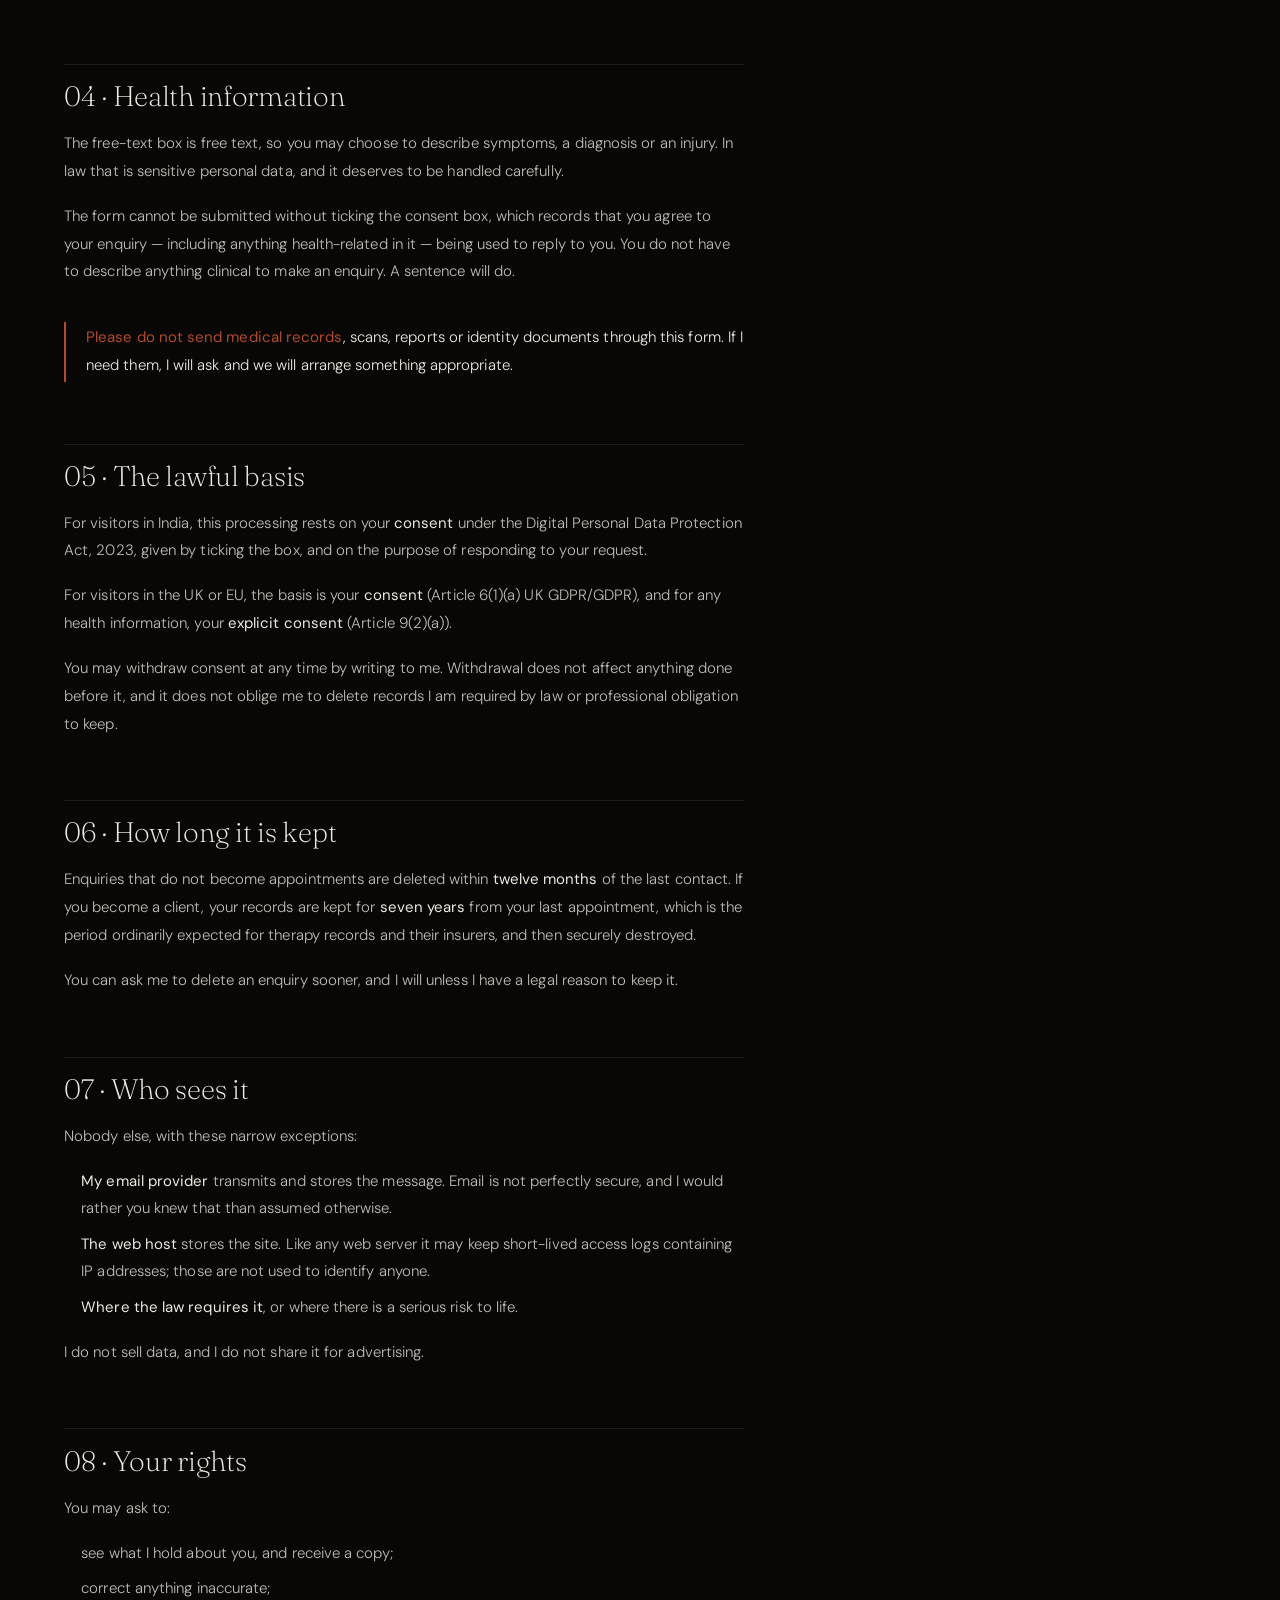
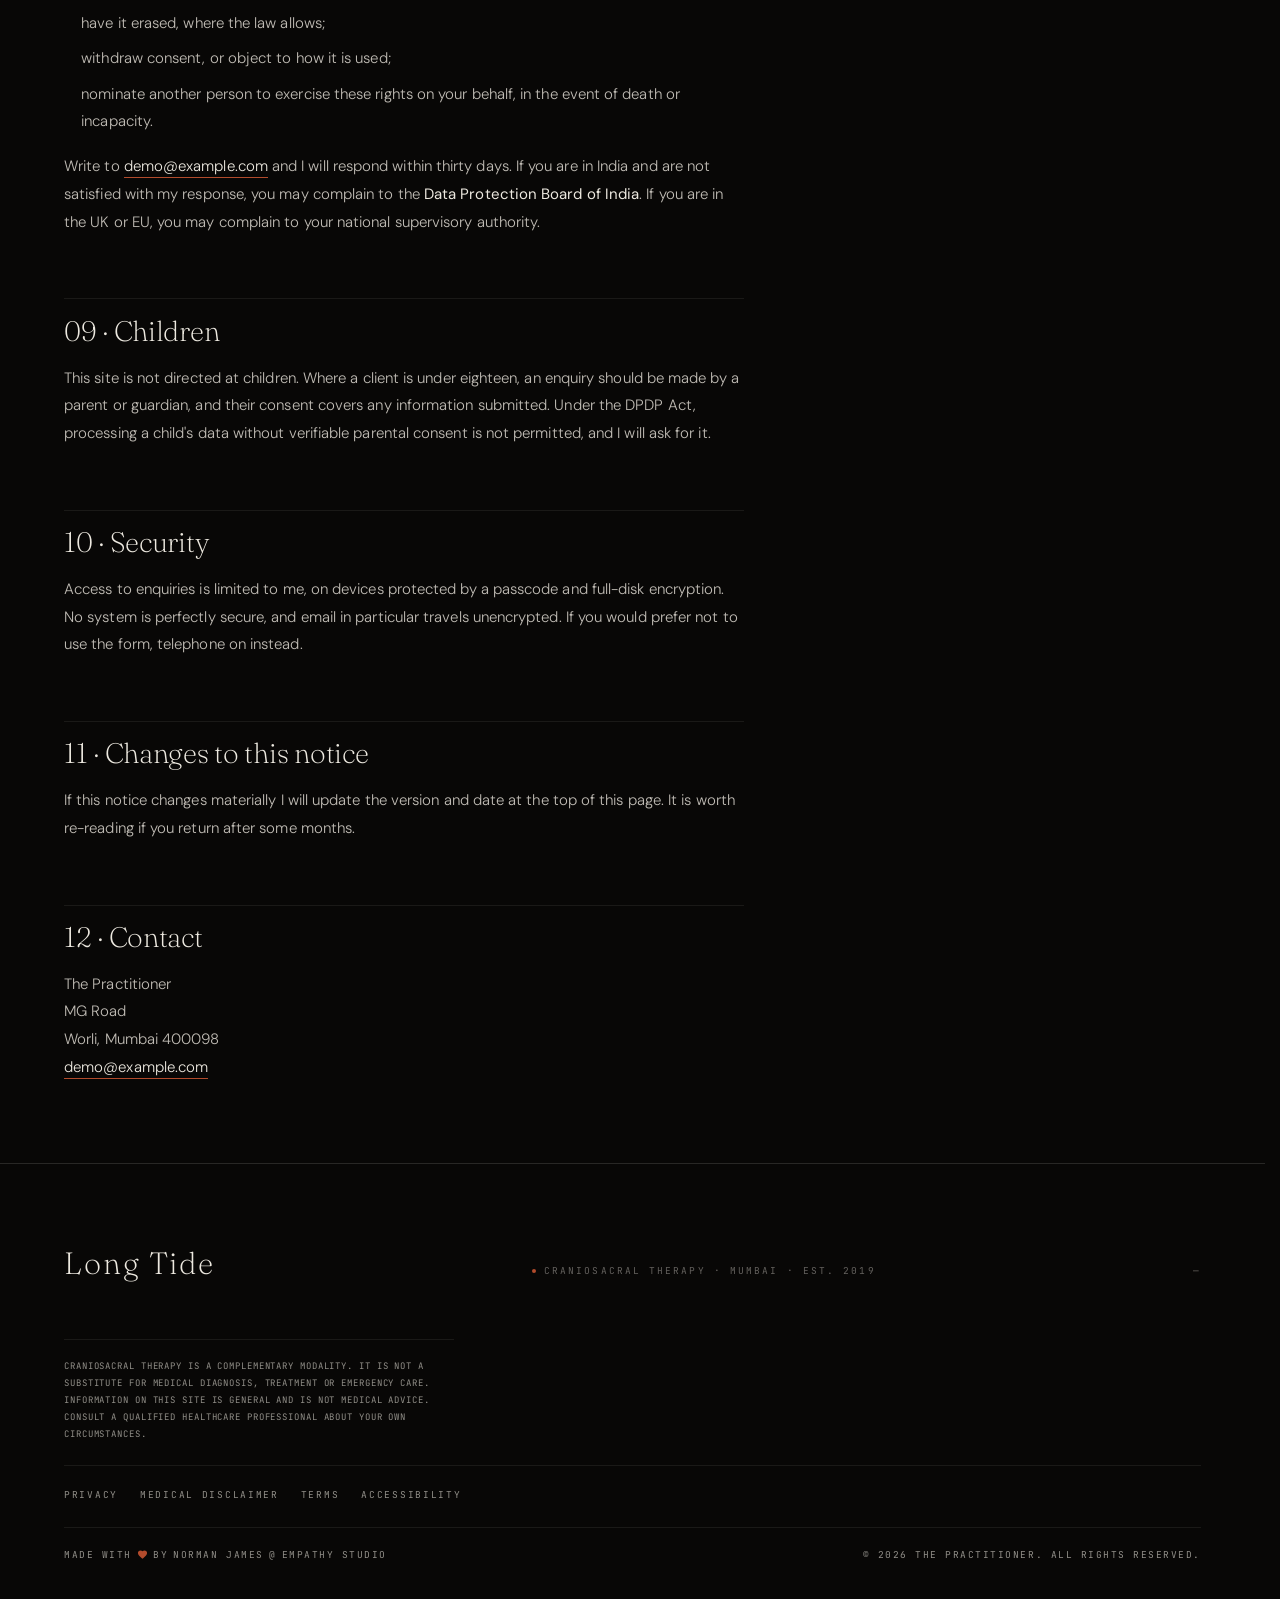
<file: privacy.html>
<!DOCTYPE html>
<html lang="en">
<head>
<meta charset="utf-8">
<meta name="viewport" content="width=device-width, initial-scale=1, viewport-fit=cover">
<title>Privacy Notice — Long Tide</title>
<meta name="description" content="What this website collects, why, and how long it is kept. No cookies, no analytics, no third-party trackers.">
<meta name="theme-color" content="#080706">
<link rel="icon" href="data:image/svg+xml,%3Csvg xmlns='http://www.w3.org/2000/svg' viewBox='0 0 32 32'%3E%3Crect width='32' height='32' fill='%23080706'/%3E%3Cg fill='none' stroke='%23EDE9E0' stroke-width='1'%3E%3Ccircle cx='16' cy='16' r='2' fill='%23B24B2C' stroke='none'/%3E%3Cpath d='M11.2 16a4.8 4.8 0 0 1 4.8-4.8M20.8 16a4.8 4.8 0 0 1-4.8 4.8'/%3E%3Cpath d='M6.6 16a9.4 9.4 0 0 1 9.4-9.4M25.4 16a9.4 9.4 0 0 1-9.4 9.4'/%3E%3C/g%3E%3C/svg%3E">
<script>
(function () {
  var d = document.documentElement;
  d.classList.add('first-frame');
  try {
    var arrived = sessionStorage.getItem('sp:nav') === '1';
    /* the panel is claimed here, synchronously, so it is covering at first
       paint — not after a script has had time to run */
    if (!arrived) d.classList.add('is-loading');
    if (arrived) {
      sessionStorage.removeItem('sp:nav');
      window.SP_ARRIVED = true;
      d.classList.add('nav-in');
      /* if any module fails to run, the page must never stay covered */
      setTimeout(function () { d.classList.remove('nav-in'); }, 3000);
    }
  } catch (e) {}
})();
</script>
<link rel="stylesheet" href="assets/css/fonts.css">
<link rel="stylesheet" href="assets/css/core.css">
<link rel="stylesheet" href="assets/css/pages.css">
</head>
<body>
<div class="preloader" aria-hidden="true">
  <span class="preloader__word">still</span>
  <span class="preloader__rule" aria-hidden="true"></span>
  <span class="preloader__count">000</span>
</div>
<div class="curtain" aria-hidden="true"></div>
<div class="grain" aria-hidden="true"></div>
<div class="atmos" aria-hidden="true"></div>
<div class="vignette" aria-hidden="true"></div>
<canvas id="atmos-canvas" aria-hidden="true"></canvas>
<div class="cursor-dot" aria-hidden="true"></div>
<div class="cursor-ring" aria-hidden="true"></div>

<aside class="rail" aria-label="Site">
  <a class="rail__mark" href="index.html"><span>Long Tide</span></a>
  <button class="rail__toggle" data-open-index aria-expanded="false">Index</button>
  <span class="rail__index">DOC — 01</span>
</aside>

<div class="index" id="index" role="dialog" aria-modal="true" aria-label="Index">
  <div class="index__top">
    <span class="mono mono--wide" style="color:var(--text-60)">Long Tide — Index</span>
    <button class="index__close">Close</button>
  </div>
  <nav class="index__body" aria-label="Primary">
    <a class="index__link" href="index.html"><span class="n">01</span><span class="t">The Inscription</span><span class="m">Enter</span></a>
    <a class="index__link" href="the-work.html"><span class="n">02</span><span class="t">The Work</span><span class="m">Doctrine</span></a>
    <a class="index__link" href="sessions.html"><span class="n">03</span><span class="t">Sessions</span><span class="m">Practice</span></a>
    <a class="index__link" href="about.html"><span class="n">04</span><span class="t">The Practitioner</span><span class="m">Lineage</span></a>
    <a class="index__link" href="resources.html"><span class="n">05</span><span class="t">Resources</span><span class="m">Archive</span></a>
    <a class="index__link" href="contact.html"><span class="n">06</span><span class="t">Contact</span><span class="m">Threshold</span></a>
  </nav>
  <nav class="index__legal" aria-label="Reference">
    <a href="understanding.html">Understanding the work</a>
    <a href="the-room.html">The room</a>
    <a href="privacy.html">Privacy</a>
    <a href="disclaimer.html">Medical disclaimer</a>
    <a href="terms.html">Terms</a>
    <a href="accessibility.html">Accessibility</a>
  </nav>
  <div class="index__foot">
    <span class="mono mono--sm" style="color:var(--text-20)"><span data-site="city">Mumbai</span></span>
    <span class="mono mono--sm" style="color:var(--text-20)">Est. <span data-site="founded">2019</span></span>
  </div>
</div>

<main id="main">

<section class="doc" aria-labelledby="doc-title">
  <header class="doc__head">
    <p class="doc__eyebrow">Legal &middot; 01</p>
    <h1 class="doc__h" id="doc-title">Privacy <em>notice</em></h1>
    <div class="doc__meta"><span>Version 1.0</span><span>Applies from <time datetime="2026-11-16">16 November 2026</time></span><span><span data-site="country">India</span> &middot; DPDP Act 2023</span></div>
    <div class="doc__rule"></div>
  </header>

  <div class="doc__grid">
    <article class="doc__body">

      <p class="doc__note"><strong>The short version.</strong> This site sets no cookies, runs no analytics, and loads nothing
      from any other company. The only information I receive is what you choose to type into the enquiry form, and I use it
      to answer you. Nothing else is collected, sold or shared.</p>

      <h2 id="who">01 &middot; Who is responsible</h2>
      <p>This website is operated by <span data-site="practitioner">The Practitioner</span>, a craniosacral therapy practice
      trading as <span data-site="name">Long Tide</span>, based in <span data-site="city">Mumbai</span>,
      <span data-site="country">India</span>. For the purposes of data protection law I am the controller of any personal
      information submitted through it.</p>
      <p>Data protection enquiries: <a href="mailto:demo@example.com" data-site-href="email" data-site="email">demo@example.com</a>.</p>

      <h2 id="what-not">02 &middot; What this website does not do</h2>
      <p>These statements are verifiable from the page source, and are the reason this notice is short:</p>
      <ul>
        <li><strong>No cookies.</strong> None are set, first-party or otherwise.</li>
        <li><strong>No analytics or tracking.</strong> There is no Google Analytics, no pixel, no session recording.</li>
        <li><strong>No third-party requests.</strong> Fonts, scripts and images are all served from this site. Nothing is
        loaded from a CDN, an advertising network or a social platform, so no other company can see that you visited.</li>
        <li><strong>No social media buttons.</strong> Those embed trackers even when nobody clicks them.</li>
        <li><strong>No advertising.</strong></li>
      </ul>
      <p>One technical exception, which holds no personal information: while you move between pages this site writes a
      single value to your browser's <code>sessionStorage</code> so the page-transition animation knows to play. It
      contains no identifier, and it is erased the moment it is read — typically within a second.</p>

      <h2 id="collect">03 &middot; What I collect, and why</h2>
      <p>The only collection point is the enquiry form on the <a href="contact.html">contact page</a>. If you use it I
      receive:</p>
      <ul>
        <li>your name and email address (required);</li>
        <li>your phone number, if you choose to give it;</li>
        <li>the general reason you selected from a list;</li>
        <li>anything you write in the free-text box.</li>
      </ul>
      <p>I use it for one purpose: to reply to your enquiry and, if you go on to book, to arrange and administer your
      appointments. I do not use it for marketing, and I will not add you to a mailing list.</p>

      <h2 id="sensitive">04 &middot; Health information</h2>
      <p>The free-text box is free text, so you may choose to describe symptoms, a diagnosis or an injury. In law that is
      sensitive personal data, and it deserves to be handled carefully.</p>
      <p>The form cannot be submitted without ticking the consent box, which records that you agree to your enquiry
      &mdash; including anything health-related in it &mdash; being used to reply to you. You do not have to describe
      anything clinical to make an enquiry. A sentence will do.</p>
      <div class="doc__note"><p><strong>Please do not send medical records</strong>, scans, reports or identity documents
      through this form. If I need them, I will ask and we will arrange something appropriate.</p></div>

      <h2 id="basis">05 &middot; The lawful basis</h2>
      <p>For visitors in India, this processing rests on your <strong>consent</strong> under the Digital Personal Data
      Protection Act, 2023, given by ticking the box, and on the purpose of responding to your request.</p>
      <p>For visitors in the UK or EU, the basis is your <strong>consent</strong> (Article 6(1)(a) UK GDPR/GDPR), and for
      any health information, your <strong>explicit consent</strong> (Article 9(2)(a)).</p>
      <p>You may withdraw consent at any time by writing to me. Withdrawal does not affect anything done before it, and it
      does not oblige me to delete records I am required by law or professional obligation to keep.</p>

      <h2 id="retention">06 &middot; How long it is kept</h2>
      <p>Enquiries that do not become appointments are deleted within <strong>twelve months</strong> of the last contact.
      If you become a client, your records are kept for <strong>seven years</strong> from your last appointment, which is
      the period ordinarily expected for therapy records and their insurers, and then securely destroyed.</p>
      <p>You can ask me to delete an enquiry sooner, and I will unless I have a legal reason to keep it.</p>

      <h2 id="sharing">07 &middot; Who sees it</h2>
      <p>Nobody else, with these narrow exceptions:</p>
      <ul>
        <li><strong>My email provider</strong> transmits and stores the message. Email is not perfectly secure, and I
        would rather you knew that than assumed otherwise.</li>
        <li><strong>The web host</strong> stores the site. Like any web server it may keep short-lived access logs
        containing IP addresses; those are not used to identify anyone.</li>
        <li><strong>Where the law requires it</strong>, or where there is a serious risk to life.</li>
      </ul>
      <p>I do not sell data, and I do not share it for advertising.</p>

      <h2 id="rights">08 &middot; Your rights</h2>
      <p>You may ask to:</p>
      <ul>
        <li>see what I hold about you, and receive a copy;</li>
        <li>correct anything inaccurate;</li>
        <li>have it erased, where the law allows;</li>
        <li>withdraw consent, or object to how it is used;</li>
        <li>nominate another person to exercise these rights on your behalf, in the event of death or incapacity.</li>
      </ul>
      <p>Write to <a href="mailto:demo@example.com" data-site-href="email" data-site="email">demo@example.com</a> and I will
      respond within thirty days. If you are in India and are not satisfied with my response, you may complain to the
      <strong>Data Protection Board of India</strong>. If you are in the UK or EU, you may complain to your national
      supervisory authority.</p>

      <h2 id="children">09 &middot; Children</h2>
      <p>This site is not directed at children. Where a client is under eighteen, an enquiry should be made by a parent or
      guardian, and their consent covers any information submitted. Under the DPDP Act, processing a child's data without
      verifiable parental consent is not permitted, and I will ask for it.</p>

      <h2 id="security">10 &middot; Security</h2>
      <p>Access to enquiries is limited to me, on devices protected by a passcode and full-disk encryption. No system is
      perfectly secure, and email in particular travels unencrypted. If you would prefer not to use the form, telephone
      on <a href="tel:" data-site-href="phone" data-site="phone"></a> instead.</p>

      <h2 id="changes">11 &middot; Changes to this notice</h2>
      <p>If this notice changes materially I will update the version and date at the top of this page. It is worth
      re-reading if you return after some months.</p>

      <h2 id="contact">12 &middot; Contact</h2>
      <p><span data-site="practitioner">The Practitioner</span><br>
      <span data-site="street">MG Road</span><br>
      <span data-site="area">Worli</span>, <span data-site="city">Mumbai</span> <span data-site="postcode">400098</span><br>
      <a href="mailto:demo@example.com" data-site-href="email" data-site="email">demo@example.com</a></p>

    </article>

    <nav class="doc__toc" aria-label="Contents of this document">
      <p>On this page</p>
      <ol>
        <li><a href="#who">Who is responsible</a></li>
        <li><a href="#what-not">What this site does not do</a></li>
        <li><a href="#collect">What I collect</a></li>
        <li><a href="#sensitive">Health information</a></li>
        <li><a href="#basis">Lawful basis</a></li>
        <li><a href="#retention">How long it is kept</a></li>
        <li><a href="#sharing">Who sees it</a></li>
        <li><a href="#rights">Your rights</a></li>
        <li><a href="#children">Children</a></li>
        <li><a href="#security">Security</a></li>
        <li><a href="#changes">Changes</a></li>
        <li><a href="#contact">Contact</a></li>
      </ol>
    </nav>
  </div>
</section>

</main>

<footer class="foot">
  <div class="wrap">
    <div class="foot__line">
      <span class="foot__id">Long&nbsp;Tide</span>
      <span class="foot__status"><span class="foot__dot"></span>Craniosacral therapy &middot; <span data-site="city">Mumbai</span> &middot; Est. <span data-site="founded">2019</span></span>
      <span class="foot__status" data-clock>&mdash;</span>
    </div>
    <p class="foot__legal">
      Craniosacral therapy is a complementary modality. It is not a substitute for medical diagnosis, treatment or emergency care. Information on this site is general and is not medical advice. Consult a qualified healthcare professional about your own circumstances.
    </p>
    <nav class="foot__nav" aria-label="Legal and accessibility">
      <a href="privacy.html">Privacy</a>
      <a href="disclaimer.html">Medical disclaimer</a>
      <a href="terms.html">Terms</a>
      <a href="accessibility.html">Accessibility</a>
    </nav>

    <div class="foot__colophon">
      <p class="foot__made">
        Made with
        <svg class="foot__heart" viewBox="0 0 24 24" role="img" aria-label="love" focusable="false"><path fill="currentColor" d="M12 21.35l-1.45-1.32C5.4 15.36 2 12.28 2 8.5 2 5.42 4.42 3 7.5 3c1.74 0 3.41.81 4.5 2.09C13.09 3.81 14.76 3 16.5 3 19.58 3 22 5.42 22 8.5c0 3.78-3.4 6.86-8.55 11.54L12 21.35z"/></svg>
        by <span data-site="designer">Norman James</span> @ <span data-site="studio">Empathy Studio</span>
      </p>
      <p class="foot__copy">&copy; <span data-year>2026</span> <span data-site="practitioner">The Practitioner</span>. All rights reserved.</p>
    </div>
  </div>
</footer>

<script src="assets/vendor/gsap.min.js"></script>
<script src="assets/vendor/ScrollTrigger.min.js"></script>
<script src="assets/vendor/lenis.min.js"></script>
<script src="assets/vendor/three.min.js"></script>
<script src="assets/js/config.js"></script>
<script src="assets/js/split-text.js"></script>
<script src="assets/js/cursor.js"></script>
<script src="assets/js/preloader.js"></script>
<script src="assets/js/lenis-init.js"></script>
<script src="assets/js/animations.js"></script>
<script src="assets/js/transitions.js"></script>
<script src="assets/js/atmos.js"></script>
<script src="assets/js/form.js"></script>
<script src="assets/js/app.js"></script>
<script src="assets/js/page.js"></script>
</body>
</html>
</file>
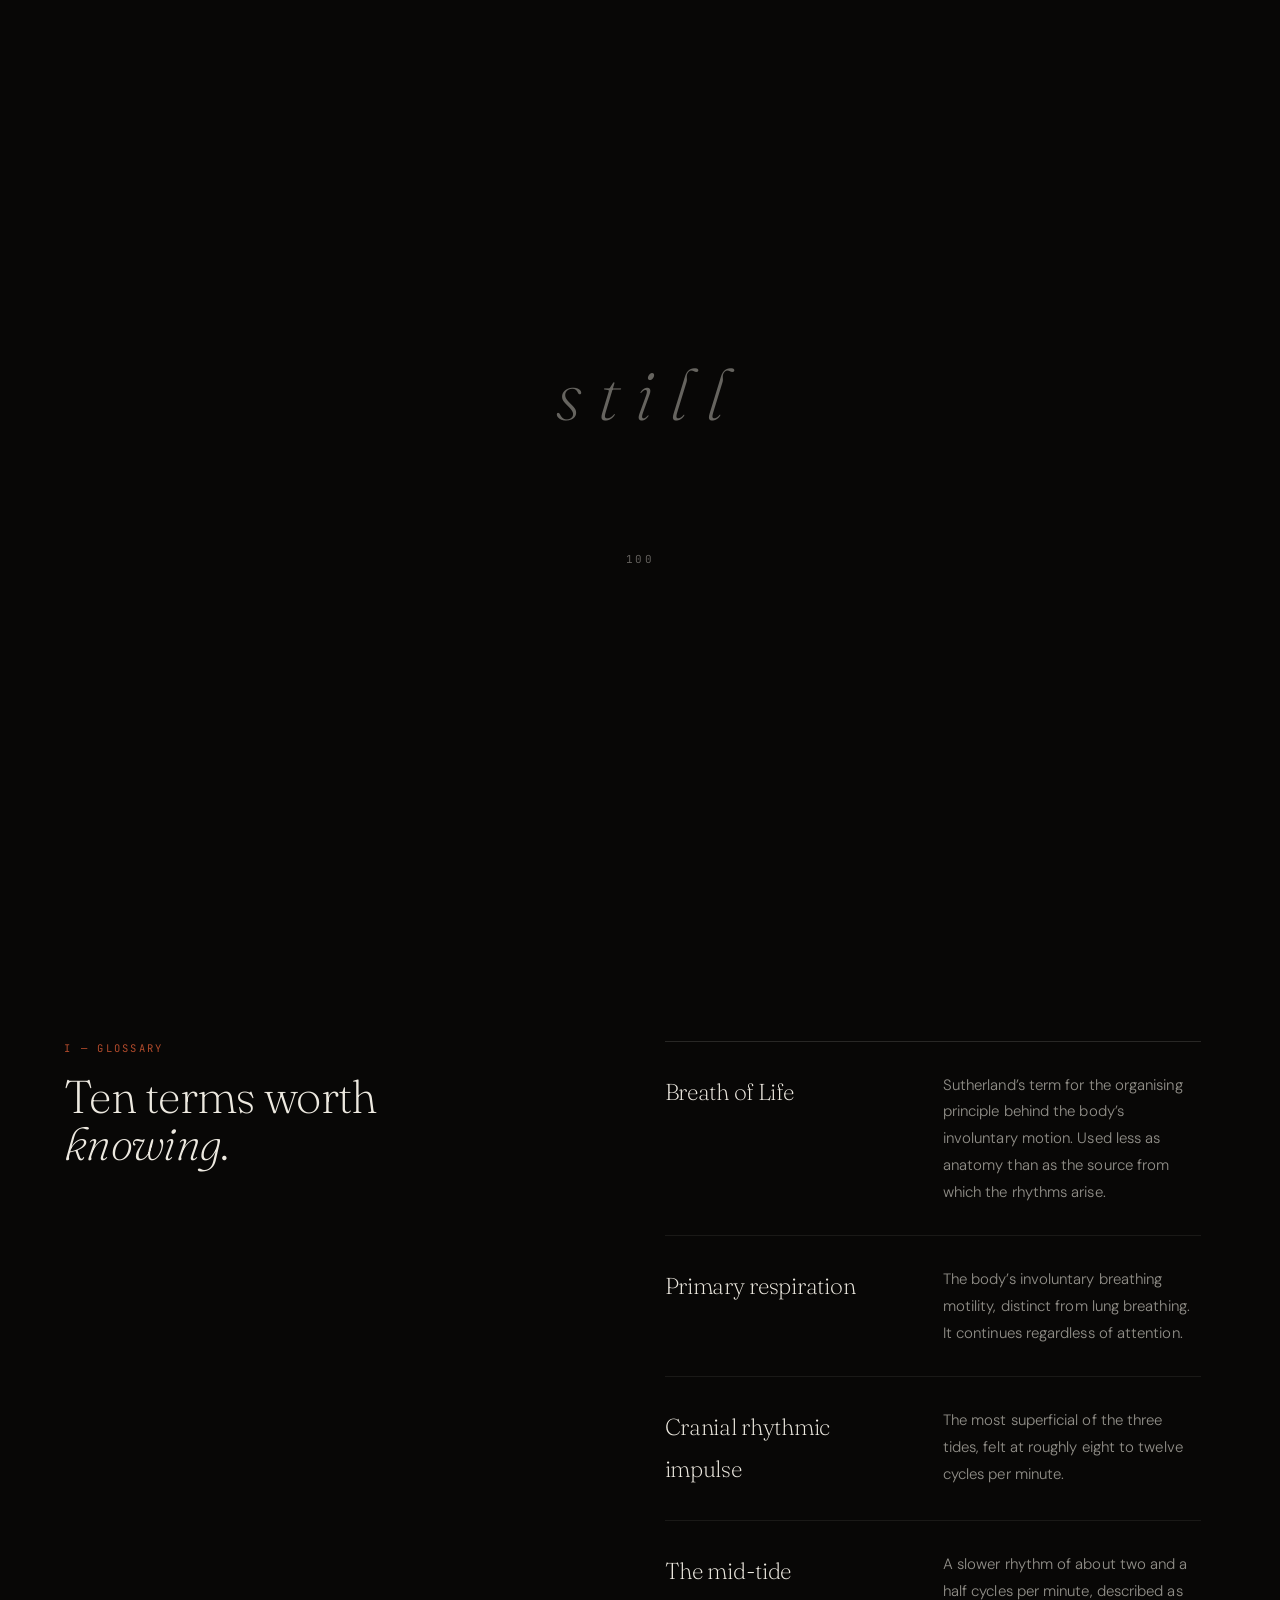
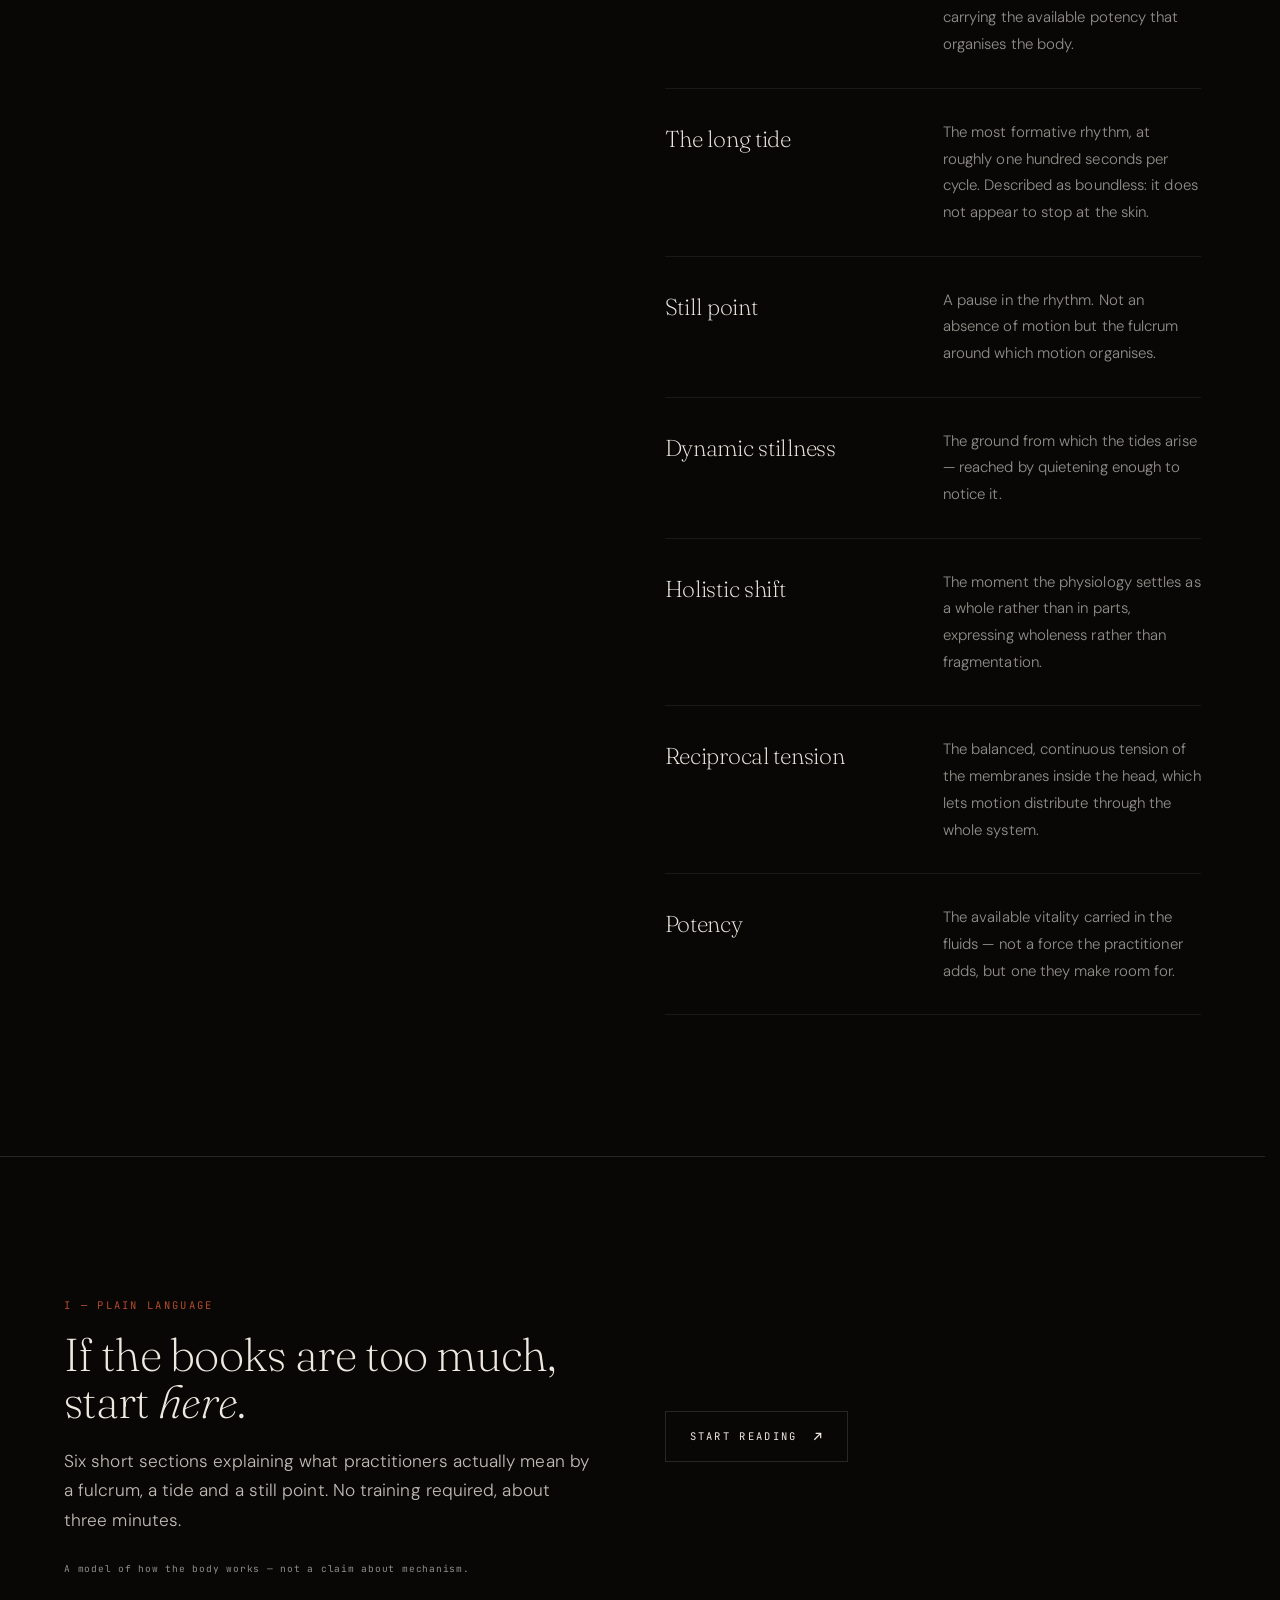
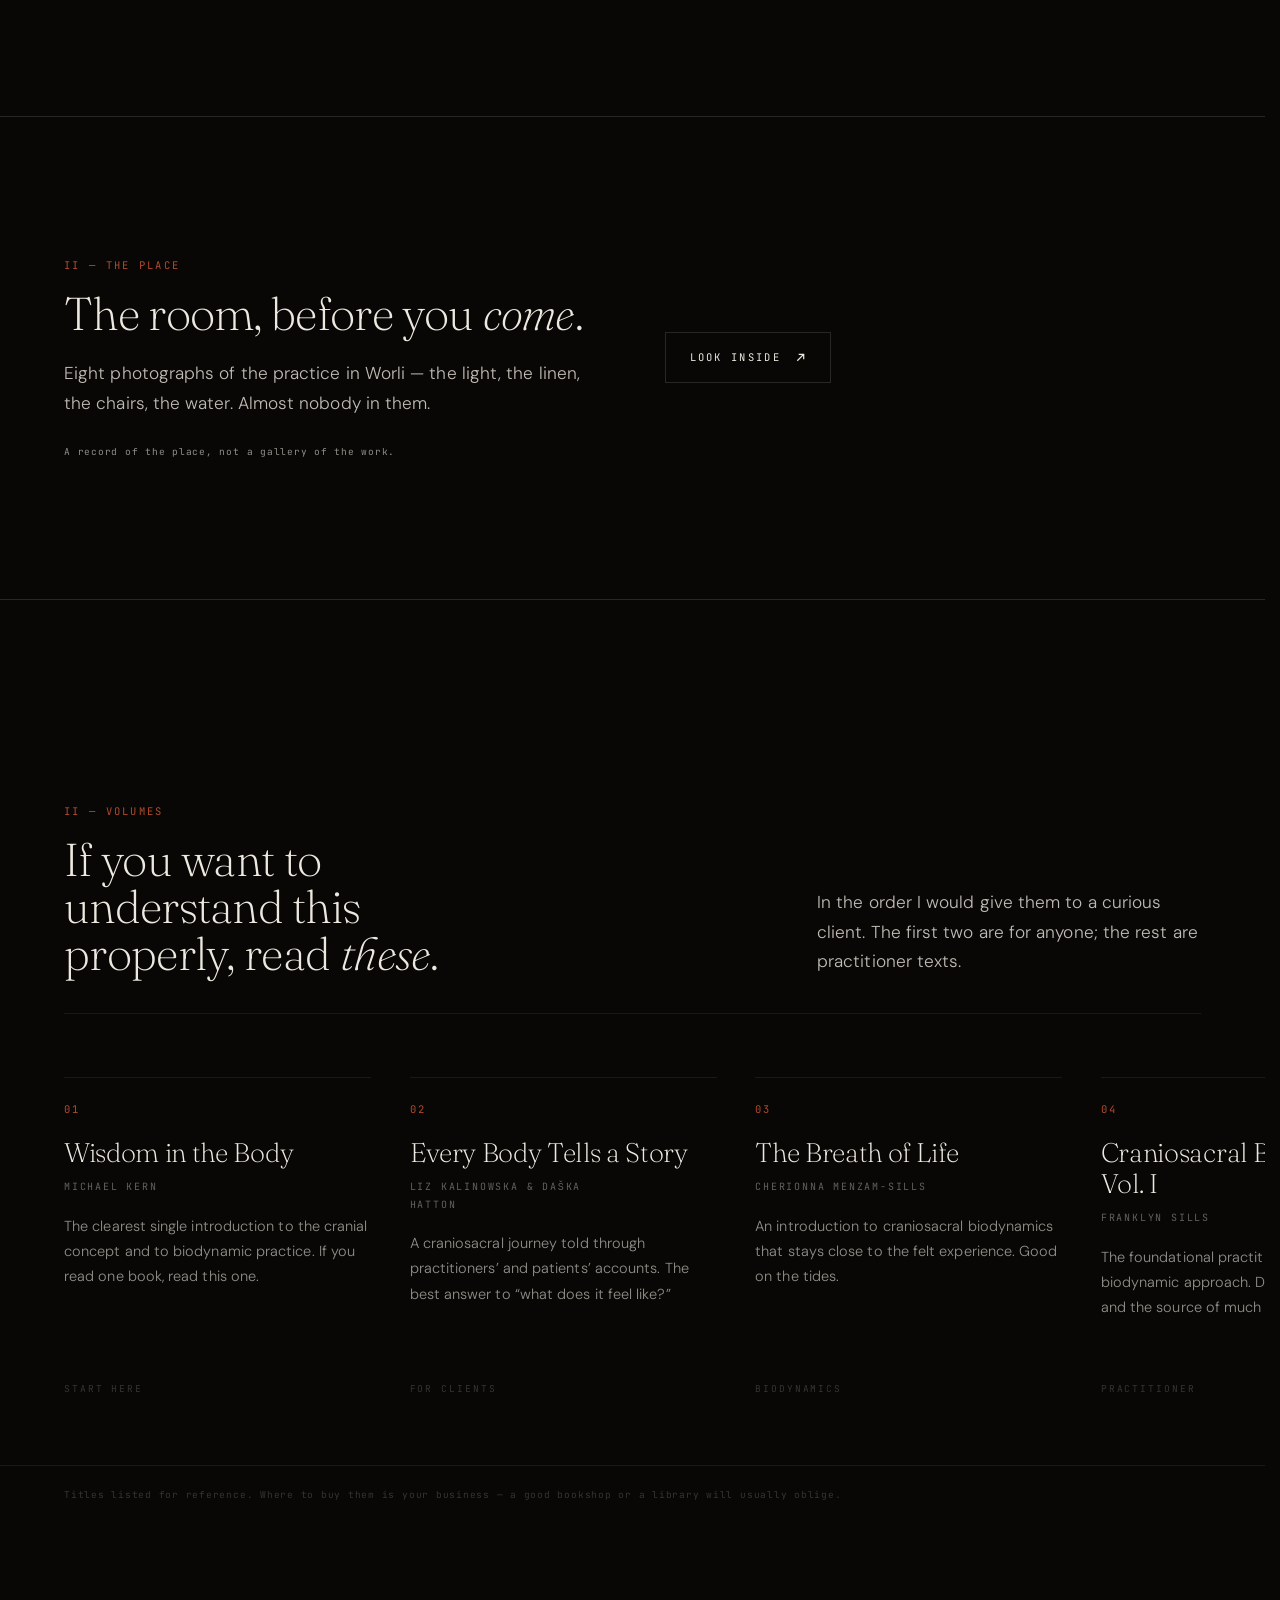
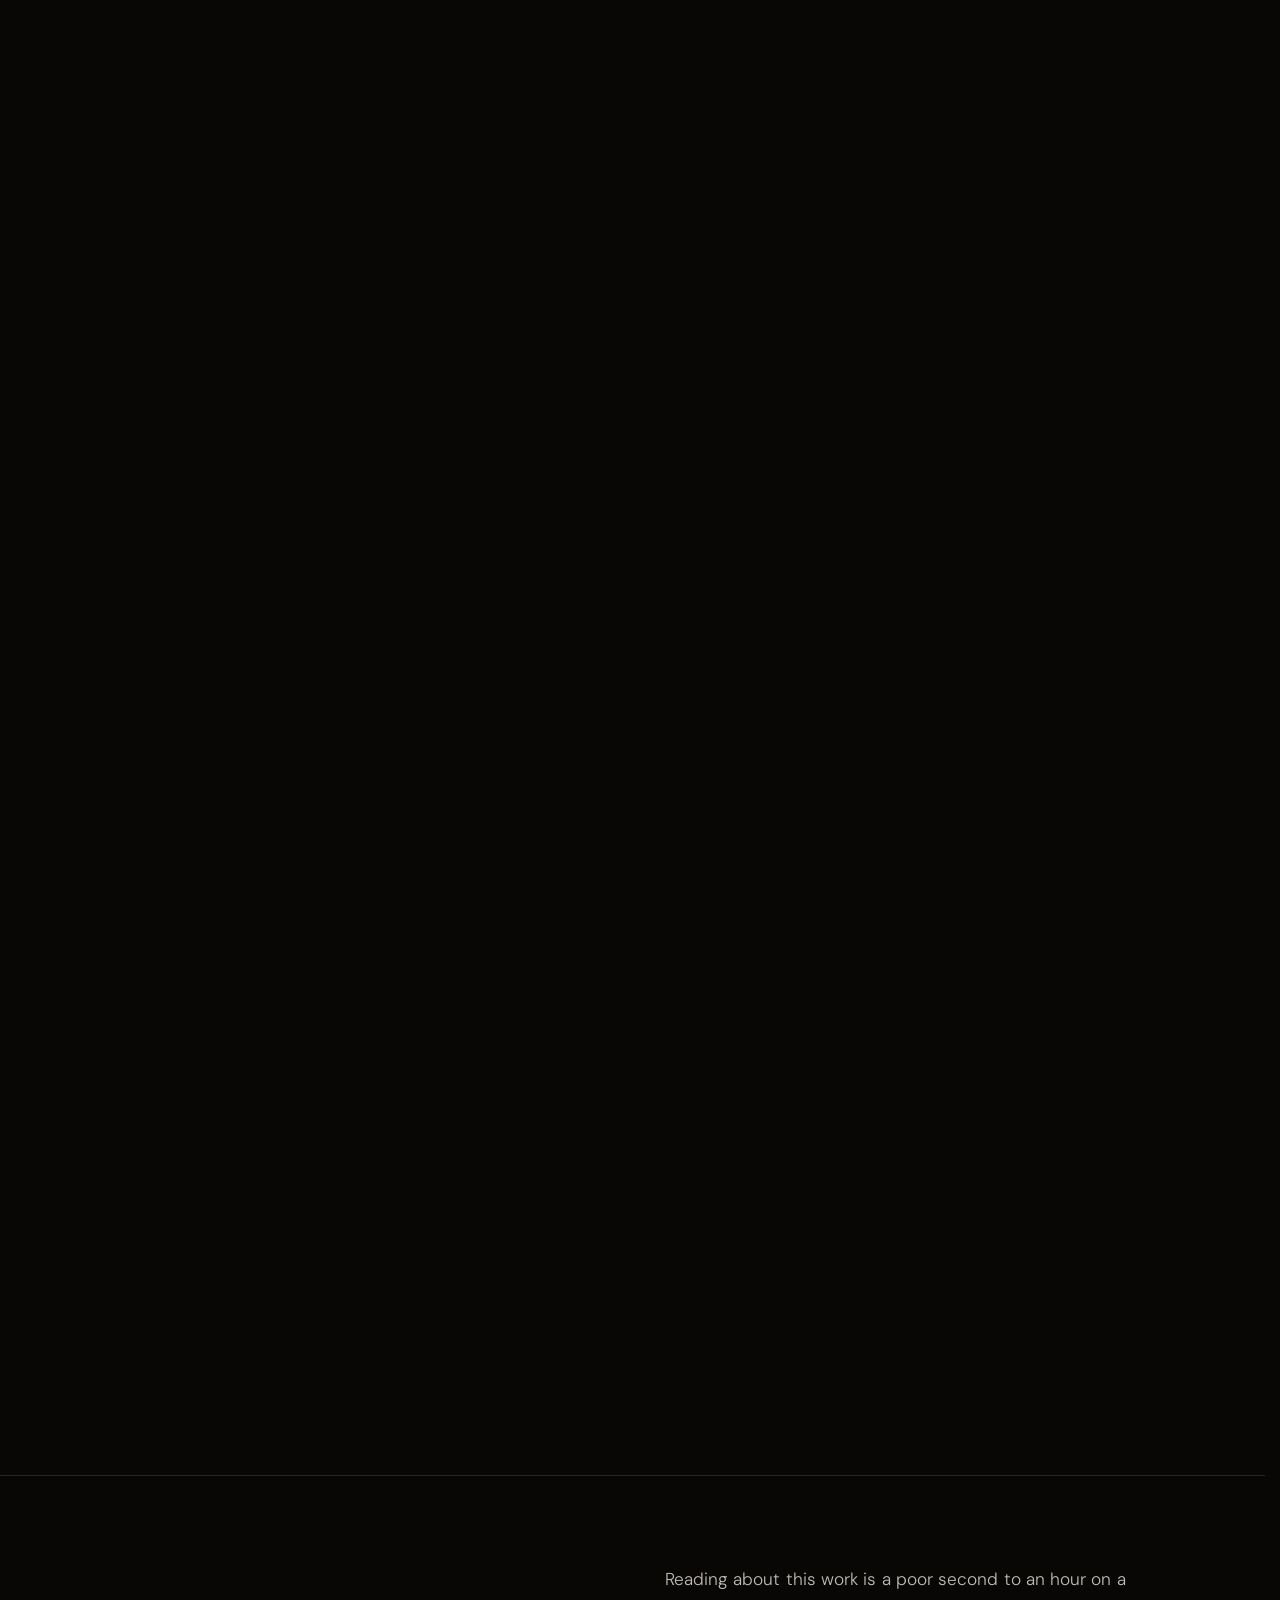
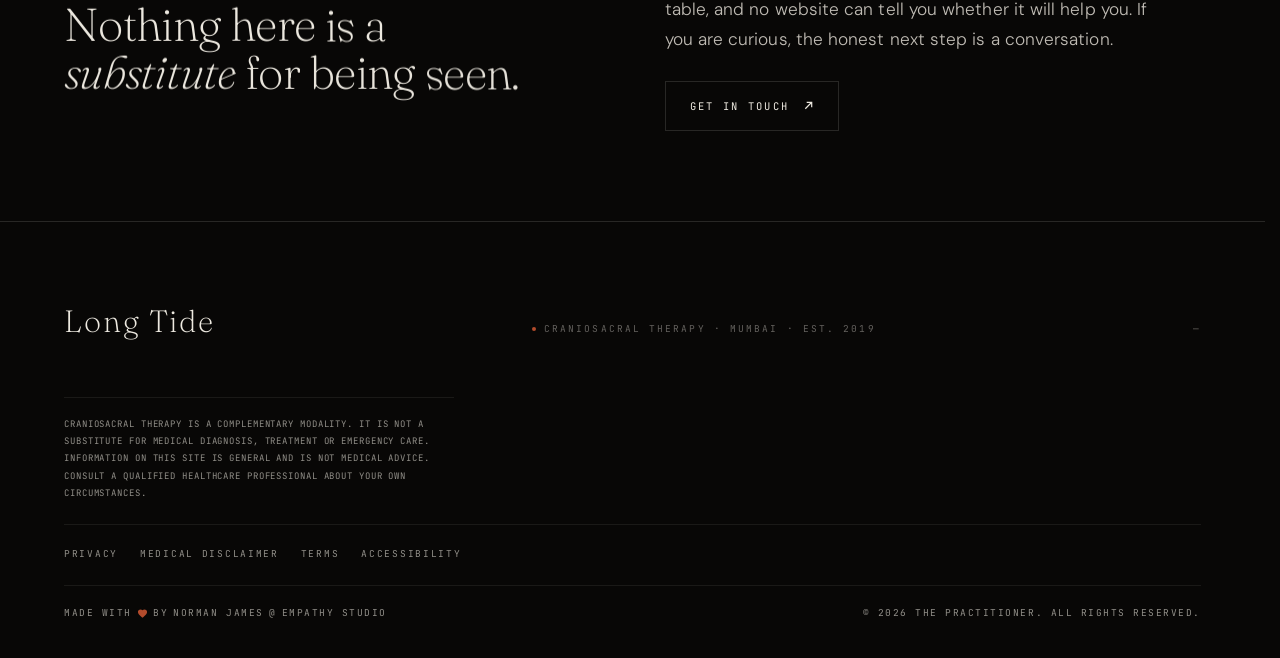
<file: resources.html>
<!DOCTYPE html>
<html lang="en">
<head>
<meta charset="utf-8">
<meta name="viewport" content="width=device-width, initial-scale=1, viewport-fit=cover">
<title>Resources — Long Tide, Craniosacral Therapy in Mumbai</title>
<meta name="description" content="A plain glossary of craniosacral terms — still point, mid-tide, long tide, potency — and the reading list I would give a curious client.">
<meta name="theme-color" content="#080706">
<link rel="icon" href="data:image/svg+xml,%3Csvg xmlns='http://www.w3.org/2000/svg' viewBox='0 0 32 32'%3E%3Crect width='32' height='32' fill='%23080706'/%3E%3Cg fill='none' stroke='%23EDE9E0' stroke-width='1'%3E%3Ccircle cx='16' cy='16' r='2' fill='%23B24B2C' stroke='none'/%3E%3Cpath d='M11.2 16a4.8 4.8 0 0 1 4.8-4.8M20.8 16a4.8 4.8 0 0 1-4.8 4.8'/%3E%3Cpath d='M6.6 16a9.4 9.4 0 0 1 9.4-9.4M25.4 16a9.4 9.4 0 0 1-9.4 9.4'/%3E%3C/g%3E%3C/svg%3E">
<script>
(function () {
  var d = document.documentElement;
  d.classList.add('first-frame');
  try {
    var arrived = sessionStorage.getItem('sp:nav') === '1';
    /* the panel is claimed here, synchronously, so it is covering at first
       paint — not after a script has had time to run */
    if (!arrived) d.classList.add('is-loading');
    if (arrived) {
      sessionStorage.removeItem('sp:nav');
      window.SP_ARRIVED = true;
      d.classList.add('nav-in');
      /* if any module fails to run, the page must never stay covered */
      setTimeout(function () { d.classList.remove('nav-in'); }, 3000);
    }
  } catch (e) {}
})();
</script>
<link rel="stylesheet" href="assets/css/fonts.css">
<link rel="stylesheet" href="assets/css/core.css">
<link rel="stylesheet" href="assets/css/pages.css">
</head>
<body>
<div class="preloader" aria-hidden="true">
  <span class="preloader__word">still</span>
  <span class="preloader__rule" aria-hidden="true"></span>
  <span class="preloader__count">000</span>
</div>
<div class="curtain" aria-hidden="true"></div>
<div class="grain" aria-hidden="true"></div>
<div class="atmos" aria-hidden="true"></div>
<div class="vignette" aria-hidden="true"></div>
<canvas id="atmos-canvas" aria-hidden="true"></canvas>
<div class="cursor-dot" aria-hidden="true"></div>
<div class="cursor-ring" aria-hidden="true"></div>

<aside class="rail" aria-label="Site">
  <a class="rail__mark" href="index.html"><span>Long Tide</span></a>
  <button class="rail__toggle" data-open-index aria-expanded="false">Index</button>
  <span class="rail__index">05 — 06</span>
</aside>

<div class="index" id="index" role="dialog" aria-modal="true" aria-label="Index">
  <div class="index__top">
    <span class="mono mono--wide" style="color:var(--text-60)">Long Tide — Index</span>
    <button class="index__close">Close</button>
  </div>
  <nav class="index__body" aria-label="Primary">
    <a class="index__link" href="index.html"><span class="n">01</span><span class="t">The Inscription</span><span class="m">Enter</span></a>
    <a class="index__link" href="the-work.html"><span class="n">02</span><span class="t">The Work</span><span class="m">Doctrine</span></a>
    <a class="index__link" href="sessions.html"><span class="n">03</span><span class="t">Sessions</span><span class="m">Practice</span></a>
    <a class="index__link" href="about.html"><span class="n">04</span><span class="t">The Practitioner</span><span class="m">Lineage</span></a>
    <a class="index__link" href="resources.html"><span class="n">05</span><span class="t">Resources</span><span class="m">Archive</span></a>
    <a class="index__link" href="contact.html"><span class="n">06</span><span class="t">Contact</span><span class="m">Threshold</span></a>
  </nav>
  <nav class="index__legal" aria-label="Reference">
    <a href="understanding.html">Understanding the work</a>
    <a href="the-room.html">The room</a>
    <a href="privacy.html">Privacy</a>
    <a href="disclaimer.html">Medical disclaimer</a>
    <a href="terms.html">Terms</a>
    <a href="accessibility.html">Accessibility</a>
  </nav>
  <div class="index__foot">
    <span class="mono mono--sm" style="color:var(--text-20)"><span data-site="city">Mumbai</span></span>
    <span class="mono mono--sm" style="color:var(--text-20)">Est. <span data-site="founded">2019</span></span>
  </div>
</div>

<main id="main">

<!-- ===== HERO TYPE 12 · THE LINEAGE DOCUMENT ===== -->
<section class="ld" data-sacred aria-label="Resources">
  <div class="ld__head">
    <div>
      <p class="mono mono--wide" style="color:var(--text-40);margin-bottom:22px">Long Tide &middot; Archive</p>
      <h1 class="display ld__h">The words this<br>work <em>uses</em>.</h1>
    </div>
    <p class="mono mono--sm" style="color:var(--text-20);text-align:right">Glossary &middot; Reading<br>Ten terms &middot; Seven volumes</p>
  </div>

  <div class="ld__cols">
    <div class="ld__col">
      <span class="mono mono--sm">Provenance</span>
      <span class="t">Terms are close paraphrases as used in the source texts, not invented for this page.</span>
    </div>
    <div class="ld__col">
      <span class="mono mono--sm">Sources</span>
      <span class="t">Kern &middot; Menzam-Sills &middot; Sills &middot; Upledger &middot; Kalinowska &amp; Hatton &middot; Shea &middot; Cohen</span>
    </div>
    <div class="ld__col">
      <span class="mono mono--sm">Register</span>
      <span class="t">Read slowly. None of this is required before your first session.</span>
    </div>
  </div>
</section>

<!-- ===== GLOSSARY ===== -->
<section class="band">
  <div class="wrap">
    <div class="two-up">
      <div>
        <p class="mono" style="color:var(--accent)">i &mdash; Glossary</p>
        <h2 class="display h-2" data-split style="margin-top:18px;max-width:12ch">Ten terms worth <em>knowing</em>.</h2>
      </div>
      <div>
        <dl class="defs">
          <div><dt>Breath of Life</dt><dd>Sutherland&rsquo;s term for the organising principle behind the body&rsquo;s involuntary motion. Used less as anatomy than as the source from which the rhythms arise.</dd></div>
          <div><dt>Primary respiration</dt><dd>The body&rsquo;s involuntary breathing motility, distinct from lung breathing. It continues regardless of attention.</dd></div>
          <div><dt>Cranial rhythmic impulse</dt><dd>The most superficial of the three tides, felt at roughly eight to twelve cycles per minute.</dd></div>
          <div><dt>The mid-tide</dt><dd>A slower rhythm of about two and a half cycles per minute, described as carrying the available potency that organises the body.</dd></div>
          <div><dt>The long tide</dt><dd>The most formative rhythm, at roughly one hundred seconds per cycle. Described as boundless: it does not appear to stop at the skin.</dd></div>
          <div><dt>Still point</dt><dd>A pause in the rhythm. Not an absence of motion but the fulcrum around which motion organises.</dd></div>
          <div><dt>Dynamic stillness</dt><dd>The ground from which the tides arise &mdash; reached by quietening enough to notice it.</dd></div>
          <div><dt>Holistic shift</dt><dd>The moment the physiology settles as a whole rather than in parts, expressing wholeness rather than fragmentation.</dd></div>
          <div><dt>Reciprocal tension</dt><dd>The balanced, continuous tension of the membranes inside the head, which lets motion distribute through the whole system.</dd></div>
          <div><dt>Potency</dt><dd>The available vitality carried in the fluids &mdash; not a force the practitioner adds, but one they make room for.</dd></div>
        </dl>
      </div>
    </div>
  </div>
</section>

<!-- ===== UNDERSTANDING ===== -->
<section class="band" id="understanding" style="border-top:1px solid var(--line)">
  <div class="wrap">
    <div class="two-up" style="align-items:center;gap:clamp(30px,5vw,80px)">
      <div>
        <p class="mono" style="color:var(--accent)">i &mdash; Plain language</p>
        <h2 class="display h-2" style="margin-top:18px;max-width:20ch">If the books are too much, start <em>here</em>.</h2>
        <p class="body-lg" style="margin-top:22px;max-width:44ch">Six short sections explaining what practitioners actually mean by a fulcrum, a tide and a still point. No training required, about three minutes.</p>
        <p class="mono mono--sm" style="margin-top:26px;color:var(--text-60);text-transform:none;letter-spacing:.08em">A model of how the body works &mdash; not a claim about mechanism.</p>
      </div>
      <div style="display:grid;justify-items:start;gap:18px">
        <a class="action" href="understanding.html"><span class="action__fill" aria-hidden="true"></span>Start reading <svg width="11" height="11" viewBox="0 0 12 12" fill="none" stroke="currentColor" stroke-width="1.3"><path d="M2.5 9.5 9.5 2.5M4 2.5h5.5V8"/></svg></a>
      </div>
    </div>
  </div>
</section>

<!-- ===== THE ROOM ===== -->
<section class="band" id="the-room" style="border-top:1px solid var(--line)">
  <div class="wrap">
    <div class="two-up" style="align-items:center;gap:clamp(30px,5vw,80px)">
      <div>
        <p class="mono" style="color:var(--accent)">ii &mdash; The place</p>
        <h2 class="display h-2" style="margin-top:18px;max-width:20ch">The room, before you <em>come</em>.</h2>
        <p class="body-lg" style="margin-top:22px;max-width:44ch">Eight photographs of the practice in Worli &mdash; the light, the linen, the chairs, the water. Almost nobody in them.</p>
        <p class="mono mono--sm" style="margin-top:26px;color:var(--text-60);text-transform:none;letter-spacing:.08em">A record of the place, not a gallery of the work.</p>
      </div>
      <div style="display:grid;justify-items:start;gap:18px">
        <a class="action" href="the-room.html"><span class="action__fill" aria-hidden="true"></span>Look inside <svg width="11" height="11" viewBox="0 0 12 12" fill="none" stroke="currentColor" stroke-width="1.3"><path d="M2.5 9.5 9.5 2.5M4 2.5h5.5V8"/></svg></a>
      </div>
    </div>
  </div>
</section>

<!-- ===== READING LIST · pinned horizontal shelf ===== -->
<section class="band hx" id="reading" data-hscroll style="border-top:1px solid var(--line)" aria-label="Reading list">
  <div class="wrap">
    <div class="two-up hx__head" style="align-items:end">
      <div>
        <p class="mono" style="color:var(--accent)">ii &mdash; Volumes</p>
        <h2 class="display h-2" data-split style="margin-top:18px;max-width:17ch" data-split>If you want to understand this properly, read <em>these</em>.</h2>
      </div>
      <p class="body-lg" style="max-width:32ch">In the order I would give them to a curious client. The first two are for anyone; the rest are practitioner texts.</p>
    </div>
  </div>

  <div class="hx__viewport">
    <div class="hx__track">
        <article class="vol">
          <span class="vol__n">01</span>
          <h3>Wisdom in the Body</h3>
          <p class="by">Michael Kern</p>
          <p>The clearest single introduction to the cranial concept and to biodynamic practice. If you read one book, read this one.</p>
          <span class="tag">Start here</span>
        </article>
        <article class="vol">
          <span class="vol__n">02</span>
          <h3>Every Body Tells a Story</h3>
          <p class="by">Liz Kalinowska &amp; Da&scaron;ka Hatton</p>
          <p>A craniosacral journey told through practitioners&rsquo; and patients&rsquo; accounts. The best answer to &ldquo;what does it feel like?&rdquo;</p>
          <span class="tag">For clients</span>
        </article>
        <article class="vol">
          <span class="vol__n">03</span>
          <h3>The Breath of Life</h3>
          <p class="by">Cherionna Menzam-Sills</p>
          <p>An introduction to craniosacral biodynamics that stays close to the felt experience. Good on the tides.</p>
          <span class="tag">Biodynamics</span>
        </article>
        <article class="vol">
          <span class="vol__n">04</span>
          <h3>Craniosacral Biodynamics, Vol. I</h3>
          <p class="by">Franklyn Sills</p>
          <p>The foundational practitioner text of the biodynamic approach. Dense, systematic, and the source of much of this vocabulary.</p>
          <span class="tag">Practitioner</span>
        </article>
        <article class="vol">
          <span class="vol__n">05</span>
          <h3>Touchstone for Natural Healing</h3>
          <p class="by">John E. Upledger</p>
          <p>The other lineage &mdash; the biomechanical approach &mdash; from the person most responsible for bringing this work into the mainstream.</p>
          <span class="tag">Biomechanical</span>
        </article>
        <article class="vol">
          <span class="vol__n">06</span>
          <h3>An Introduction to CranioSacral Therapy</h3>
          <p class="by">Don Cohen</p>
          <p>A short, plain-spoken primer. Useful if the practitioner texts feel like too much, too soon.</p>
          <span class="tag">Primer</span>
        </article>
        <article class="vol">
          <span class="vol__n">07</span>
          <h3>Biodynamic Craniosacral Therapy, Vol. 5</h3>
          <p class="by">Michael J. Shea</p>
          <p>The most advanced and most clinical of the biodynamic volumes. For practitioners, or clients who want the deep end.</p>
          <span class="tag">Advanced</span>
        </article>
      <article class="vol vol--end" aria-hidden="true">
        <p class="mono mono--sm" style="text-transform:none;letter-spacing:.08em">
          End of shelf.<br>Further reading in the glossary above.
        </p>
      </article>
    </div>
  </div>

  <div class="wrap hx__note">
    <p class="mono mono--sm">Titles listed for reference. Where to buy them is your business &mdash; a good bookshop or a library will usually oblige.</p>
  </div>
</section>

<section class="band band--tight" data-sacred style="border-top:1px solid var(--line)">
  <div class="wrap">
    <div class="two-up" style="align-items:center">
      <h2 class="display h-2" data-split style="max-width:17ch">Nothing here is a <em>substitute</em> for being seen.</h2>
      <div>
        <p class="body-lg" style="max-width:42ch">Reading about this work is a poor second to an hour on a table, and no website can tell you whether it will help you. If you are curious, the honest next step is a conversation.</p>
        <a class="action" style="margin-top:26px" href="contact.html"><span class="action__fill" aria-hidden="true"></span>Get in touch <svg width="11" height="11" viewBox="0 0 12 12" fill="none" stroke="currentColor" stroke-width="1.3"><path d="M2.5 9.5 9.5 2.5M4 2.5h5.5V8"/></svg></a>
      </div>
    </div>
  </div>
</section>

</main>

<footer class="foot">
  <div class="wrap">
    <div class="foot__line">
      <span class="foot__id">Long&nbsp;Tide</span>
      <span class="foot__status"><span class="foot__dot"></span>Craniosacral therapy &middot; <span data-site="city">Mumbai</span> &middot; Est. <span data-site="founded">2019</span></span>
      <span class="foot__status" data-clock>&mdash;</span>
    </div>
    <p class="foot__legal">
      Craniosacral therapy is a complementary modality. It is not a substitute for medical diagnosis, treatment or emergency care. Information on this site is general and is not medical advice. Consult a qualified healthcare professional about your own circumstances.
    </p>
    <nav class="foot__nav" aria-label="Legal and accessibility">
      <a href="privacy.html">Privacy</a>
      <a href="disclaimer.html">Medical disclaimer</a>
      <a href="terms.html">Terms</a>
      <a href="accessibility.html">Accessibility</a>
    </nav>

    <div class="foot__colophon">
      <p class="foot__made">
        Made with
        <svg class="foot__heart" viewBox="0 0 24 24" role="img" aria-label="love" focusable="false"><path fill="currentColor" d="M12 21.35l-1.45-1.32C5.4 15.36 2 12.28 2 8.5 2 5.42 4.42 3 7.5 3c1.74 0 3.41.81 4.5 2.09C13.09 3.81 14.76 3 16.5 3 19.58 3 22 5.42 22 8.5c0 3.78-3.4 6.86-8.55 11.54L12 21.35z"/></svg>
        by <span data-site="designer">Norman James</span> @ <span data-site="studio">Empathy Studio</span>
      </p>
      <p class="foot__copy">&copy; <span data-year>2026</span> <span data-site="practitioner">The Practitioner</span>. All rights reserved.</p>
    </div>
  </div>
</footer>

<script src="assets/vendor/gsap.min.js"></script>
<script src="assets/vendor/ScrollTrigger.min.js"></script>
<script src="assets/vendor/lenis.min.js"></script>
<script src="assets/vendor/three.min.js"></script>
<script src="assets/js/config.js"></script>
<script src="assets/js/split-text.js"></script>
<script src="assets/js/cursor.js"></script>
<script src="assets/js/preloader.js"></script>
<script src="assets/js/lenis-init.js"></script>
<script src="assets/js/animations.js"></script>
<script src="assets/js/transitions.js"></script>
<script src="assets/js/atmos.js"></script>
<script src="assets/js/form.js"></script>
<script src="assets/js/app.js"></script>
<script src="assets/js/page.js"></script>
</body>
</html>
</file>
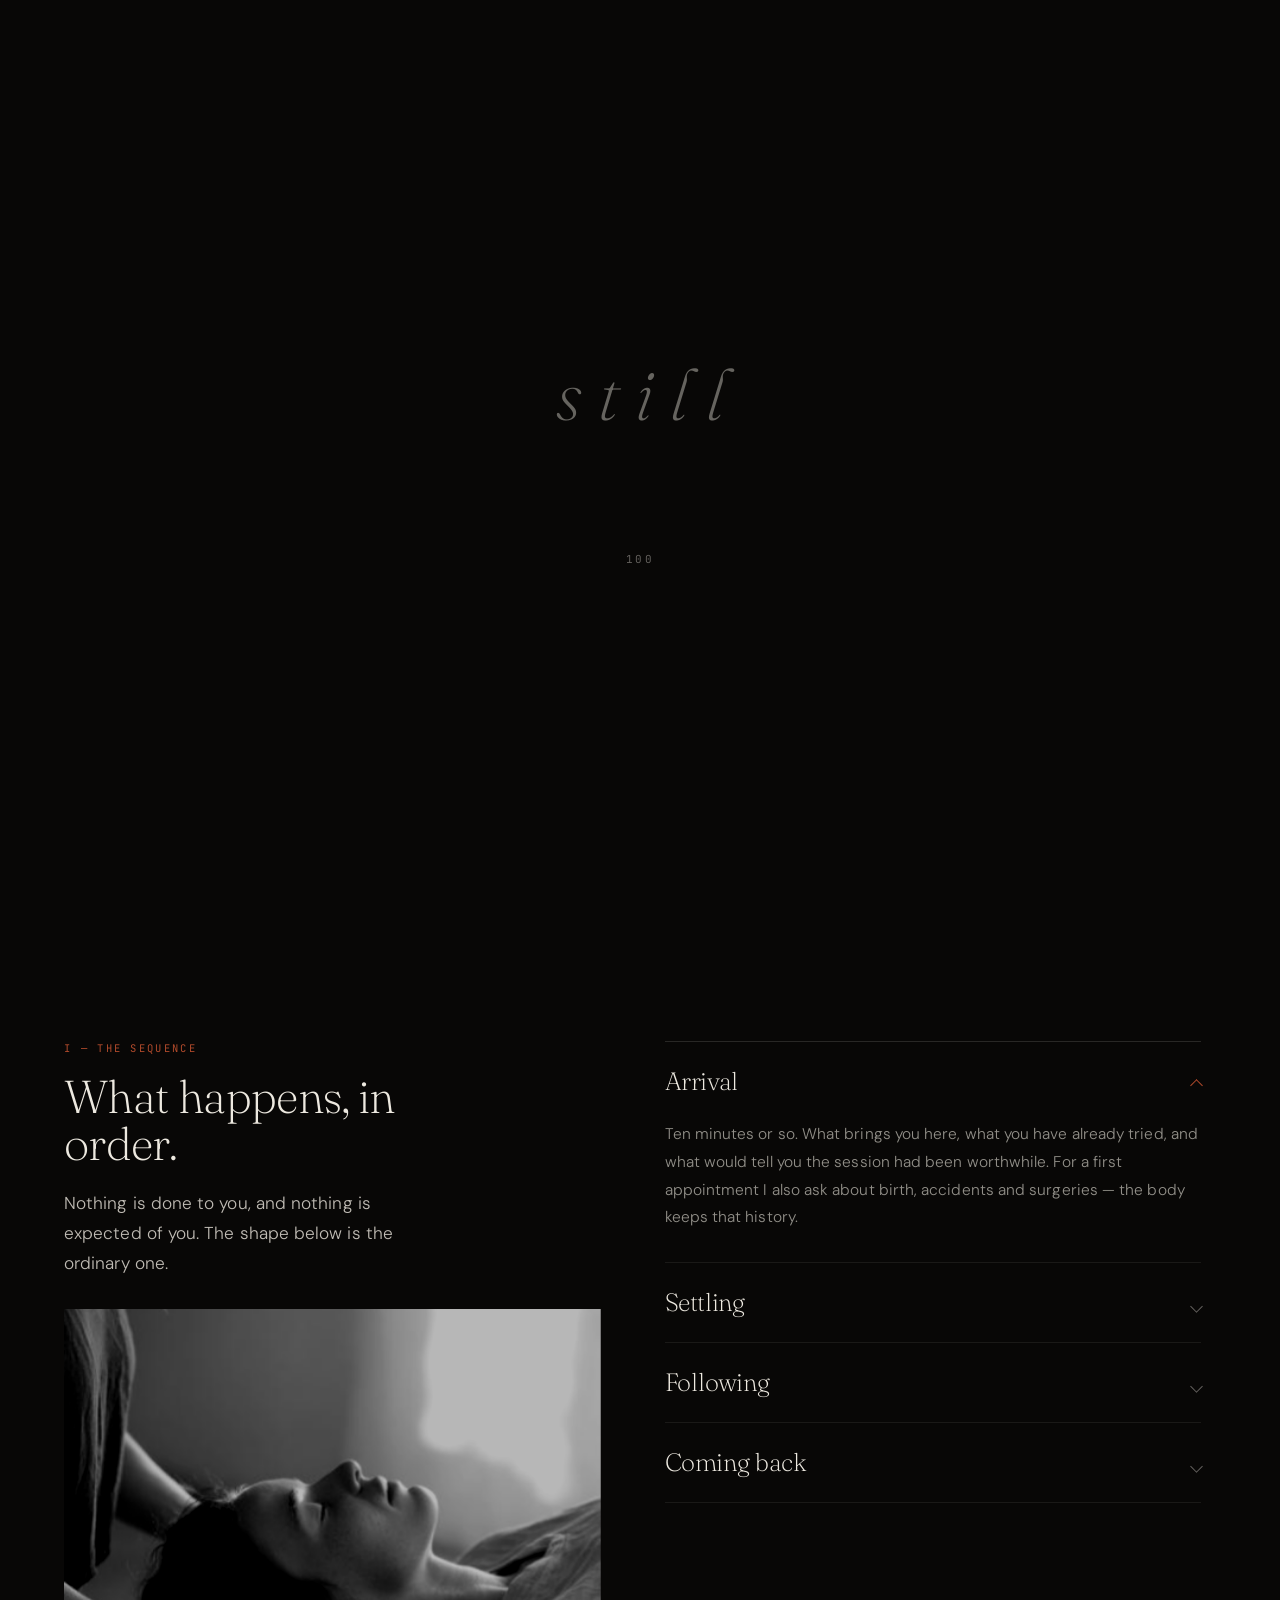
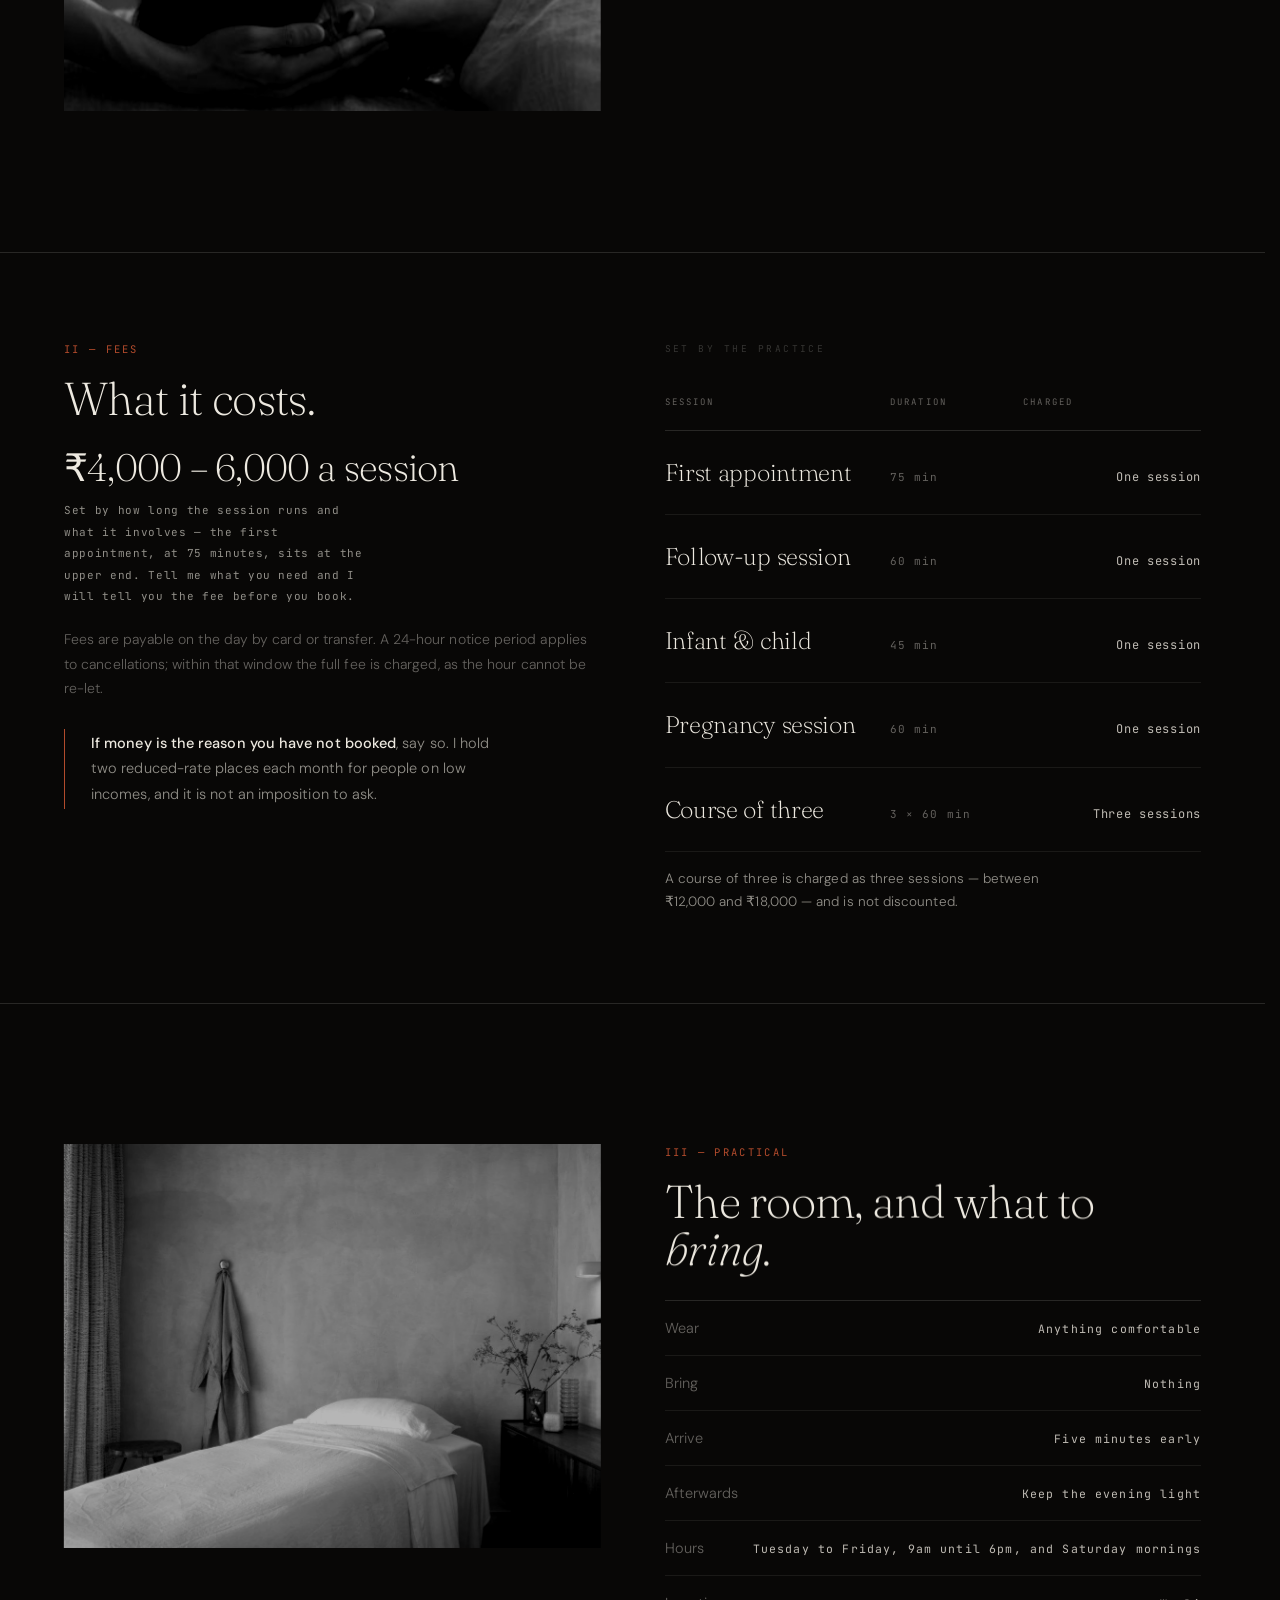
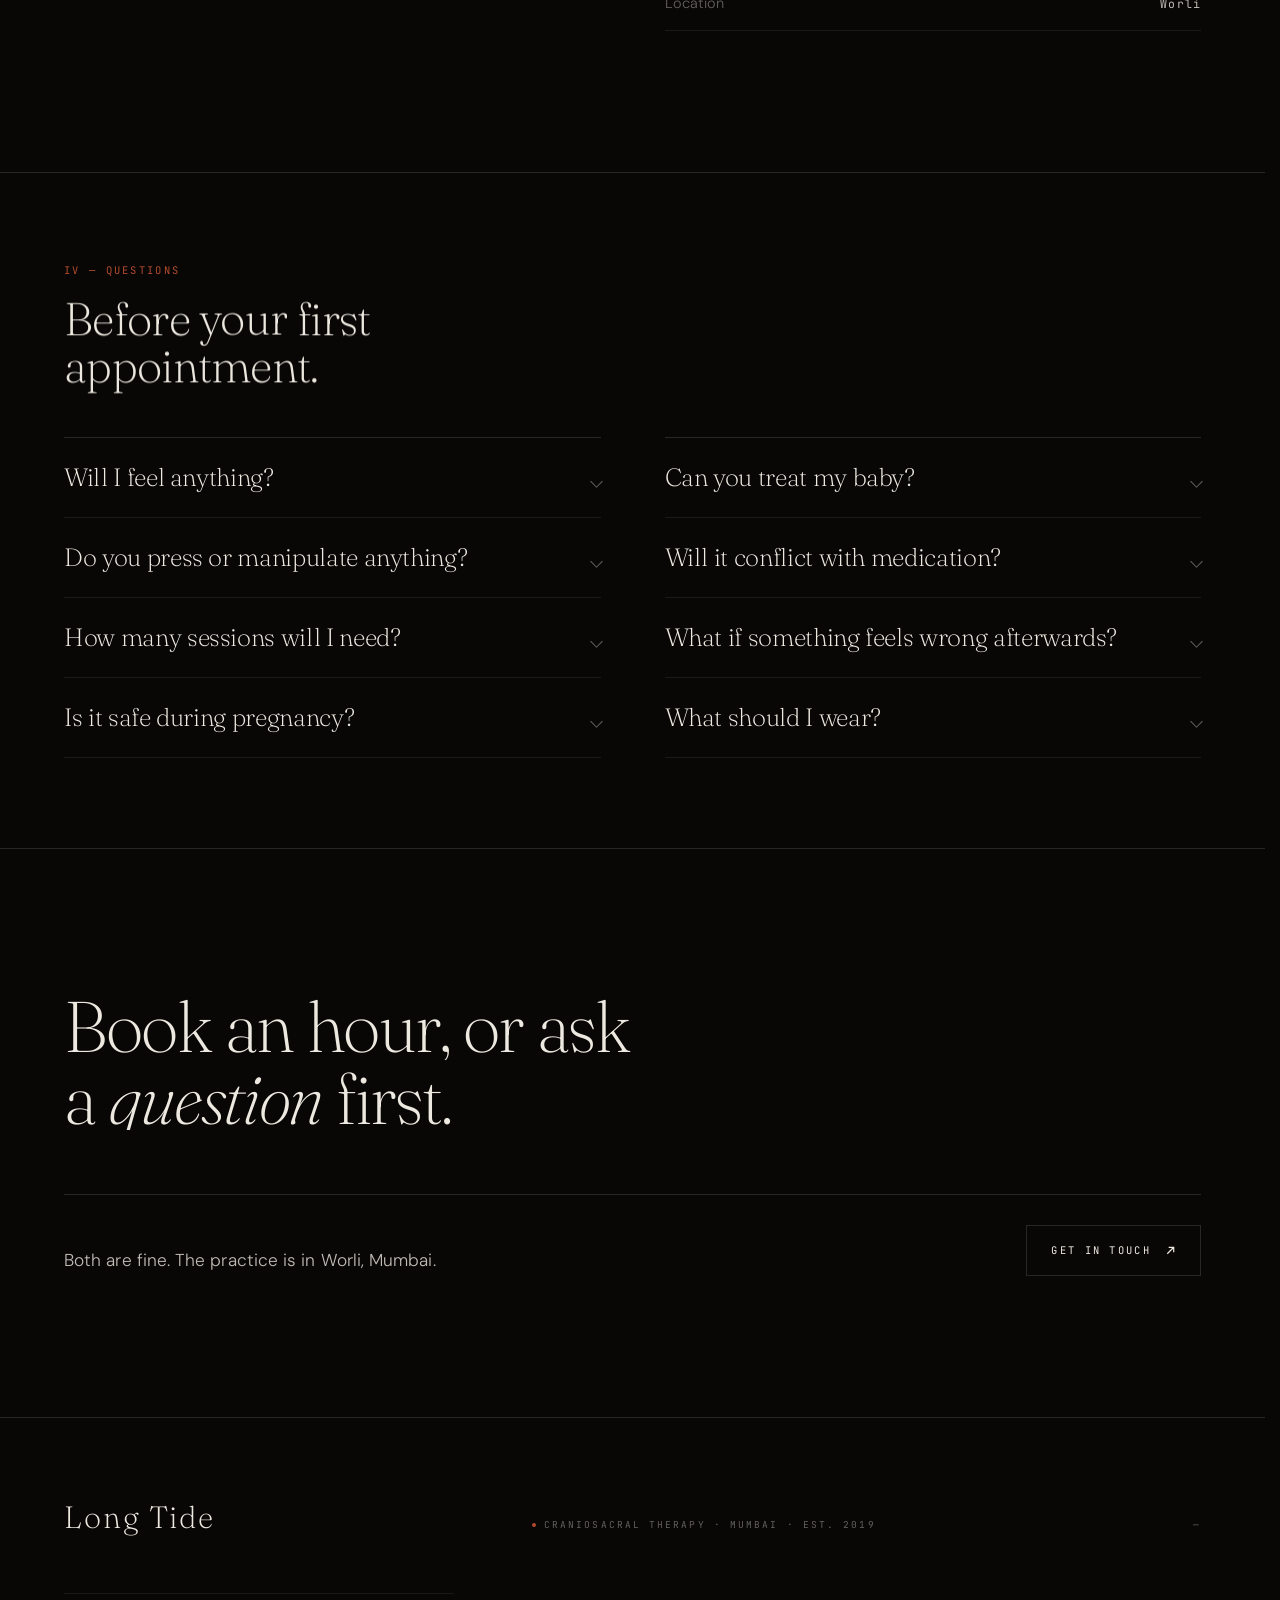
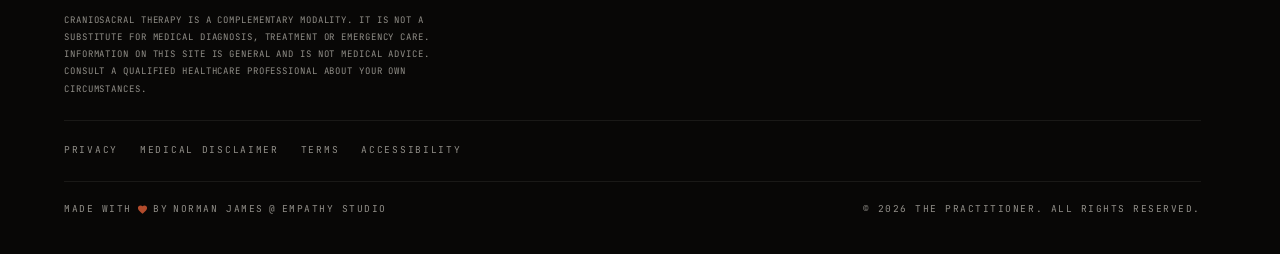
<file: sessions.html>
<!DOCTYPE html>
<html lang="en">
<head>
<meta charset="utf-8">
<meta name="viewport" content="width=device-width, initial-scale=1, viewport-fit=cover">
<title>Sessions & Fees — Long Tide, Craniosacral Therapy in Mumbai</title>
<meta name="description" content="What happens in a craniosacral session, fees, practicalities, and answers to the questions people ask before their first appointment.">
<meta name="theme-color" content="#080706">
<link rel="icon" href="data:image/svg+xml,%3Csvg xmlns='http://www.w3.org/2000/svg' viewBox='0 0 32 32'%3E%3Crect width='32' height='32' fill='%23080706'/%3E%3Cg fill='none' stroke='%23EDE9E0' stroke-width='1'%3E%3Ccircle cx='16' cy='16' r='2' fill='%23B24B2C' stroke='none'/%3E%3Cpath d='M11.2 16a4.8 4.8 0 0 1 4.8-4.8M20.8 16a4.8 4.8 0 0 1-4.8 4.8'/%3E%3Cpath d='M6.6 16a9.4 9.4 0 0 1 9.4-9.4M25.4 16a9.4 9.4 0 0 1-9.4 9.4'/%3E%3C/g%3E%3C/svg%3E">
<script>
(function () {
  var d = document.documentElement;
  d.classList.add('first-frame');
  try {
    var arrived = sessionStorage.getItem('sp:nav') === '1';
    /* the panel is claimed here, synchronously, so it is covering at first
       paint — not after a script has had time to run */
    if (!arrived) d.classList.add('is-loading');
    if (arrived) {
      sessionStorage.removeItem('sp:nav');
      window.SP_ARRIVED = true;
      d.classList.add('nav-in');
      /* if any module fails to run, the page must never stay covered */
      setTimeout(function () { d.classList.remove('nav-in'); }, 3000);
    }
  } catch (e) {}
})();
</script>
<link rel="stylesheet" href="assets/css/fonts.css">
<link rel="stylesheet" href="assets/css/core.css">
<link rel="stylesheet" href="assets/css/pages.css">
</head>
<body>
<div class="preloader" aria-hidden="true">
  <span class="preloader__word">still</span>
  <span class="preloader__rule" aria-hidden="true"></span>
  <span class="preloader__count">000</span>
</div>
<div class="curtain" aria-hidden="true"></div>
<div class="grain" aria-hidden="true"></div>
<div class="atmos" aria-hidden="true"></div>
<div class="vignette" aria-hidden="true"></div>
<canvas id="atmos-canvas" aria-hidden="true"></canvas>
<div class="cursor-dot" aria-hidden="true"></div>
<div class="cursor-ring" aria-hidden="true"></div>

<aside class="rail" aria-label="Site">
  <a class="rail__mark" href="index.html"><span>Long Tide</span></a>
  <button class="rail__toggle" data-open-index aria-expanded="false">Index</button>
  <span class="rail__index">03 — 06</span>
</aside>

<div class="index" id="index" role="dialog" aria-modal="true" aria-label="Index">
  <div class="index__top">
    <span class="mono mono--wide" style="color:var(--text-60)">Long Tide — Index</span>
    <button class="index__close">Close</button>
  </div>
  <nav class="index__body" aria-label="Primary">
    <a class="index__link" href="index.html"><span class="n">01</span><span class="t">The Inscription</span><span class="m">Enter</span></a>
    <a class="index__link" href="the-work.html"><span class="n">02</span><span class="t">The Work</span><span class="m">Doctrine</span></a>
    <a class="index__link" href="sessions.html"><span class="n">03</span><span class="t">Sessions</span><span class="m">Practice</span></a>
    <a class="index__link" href="about.html"><span class="n">04</span><span class="t">The Practitioner</span><span class="m">Lineage</span></a>
    <a class="index__link" href="resources.html"><span class="n">05</span><span class="t">Resources</span><span class="m">Archive</span></a>
    <a class="index__link" href="contact.html"><span class="n">06</span><span class="t">Contact</span><span class="m">Threshold</span></a>
  </nav>
  <nav class="index__legal" aria-label="Reference">
    <a href="understanding.html">Understanding the work</a>
    <a href="the-room.html">The room</a>
    <a href="privacy.html">Privacy</a>
    <a href="disclaimer.html">Medical disclaimer</a>
    <a href="terms.html">Terms</a>
    <a href="accessibility.html">Accessibility</a>
  </nav>
  <div class="index__foot">
    <span class="mono mono--sm" style="color:var(--text-20)"><span data-site="city">Mumbai</span></span>
    <span class="mono mono--sm" style="color:var(--text-20)">Est. <span data-site="founded">2019</span></span>
  </div>
</div>

<main id="main">

<!-- ===== HERO TYPE 03 · THE VOID ENTRANCE ===== -->
<section class="ve" data-sacred aria-label="Sessions">
  <figure class="ve__photo" aria-hidden="true" data-image-reveal data-parallax-scope>
    <img src="assets/img/new-room.jpg" alt="" fetchpriority="high" data-parallax="8">
  </figure>
  <div class="ve__halo" aria-hidden="true"></div>
  <div class="ve__portal" aria-hidden="true"></div>

  <div class="ve__top">
    <span class="mono mono--wide" style="color:var(--text-40)">Long Tide &middot; Practice</span>
    <span class="mono mono--sm" style="color:var(--text-20)">Fees &amp; practicalities</span>
  </div>

  <div class="ve__center">
    <h1 class="display ve__h">An hour that asks<br>nothing <em>of you</em>.</h1>
    <p class="ve__sub">Sessions are sixty minutes, fully clothed, and almost entirely silent. Below is everything you would want to know before a first appointment &mdash; including the parts usually left vague.</p>
  </div>

  <div class="ve__bottom">
    <span class="mono mono--sm" style="color:var(--text-20)">i &mdash; iv</span>
    <a class="u-link" href="#sequence" style="color:var(--text-40)">Begin <svg width="11" height="11" viewBox="0 0 12 12" fill="none" stroke="currentColor" stroke-width="1.3"><path d="M2.5 9.5 9.5 2.5M4 2.5h5.5V8"/></svg></a>
  </div>
</section>

<!-- ===== SEQUENCE ===== -->
<section class="band" id="sequence">
  <div class="wrap">
    <div class="two-up">
      <div>
        <p class="mono" style="color:var(--accent)">i &mdash; The sequence</p>
        <h2 class="display h-2" data-split style="margin-top:18px;max-width:14ch">What happens, in order.</h2>
        <p class="body-lg" style="margin-top:22px;max-width:32ch">Nothing is done to you, and nothing is expected of you. The shape below is the ordinary one.</p>
        <figure class="fragment photo-support" data-image-reveal data-parallax-scope style="margin-top:30px;aspect-ratio:4/3">
          <img src="assets/img/new-hands.jpg" alt="A practitioner's hands resting gently beneath a client's head" loading="lazy" data-parallax="5">
        </figure>
      </div>

      <ol class="ledger" style="border-top:1px solid var(--line)">
        <details open>
          <summary>Arrival</summary>
          <div class="ledger__body"><p>Ten minutes or so. What brings you here, what you have already tried, and what would tell you the session had been worthwhile. For a first appointment I also ask about birth, accidents and surgeries &mdash; the body keeps that history.</p></div>
        </details>
        <details>
          <summary>Settling</summary>
          <div class="ledger__body"><p>You lie on your back on a heated table, with a blanket. No undressing beyond removing shoes and glasses. My hands rest lightly &mdash; often under the head or at the feet &mdash; while I listen for the quality of the motion underneath.</p></div>
        </details>
        <details>
          <summary>Following</summary>
          <div class="ledger__body"><p>Most of the session is this. The system may become more symmetrical, or slow down, or pull into a still point. I follow rather than direct. Some people talk; most do not.</p></div>
        </details>
        <details>
          <summary>Coming back</summary>
          <div class="ledger__body"><p>You stay lying down until you want to move. Then we sit and talk briefly about what you noticed. You leave with water and no instructions beyond taking the rest of the day a little more gently.</p></div>
        </details>
      </ol>
    </div>
  </div>
</section>

<!-- ===== FEES ===== -->
<section class="band band--tight" style="border-top:1px solid var(--line)" id="fees">
  <div class="wrap">
    <div class="two-up">
      <div>
        <p class="mono" style="color:var(--accent)">ii &mdash; Fees</p>
        <h2 class="display h-2" data-split style="margin-top:18px;max-width:12ch">What it costs.</h2>
        <p class="fee-range"><span>&#8377;4,000 &ndash; 6,000</span> a session</p>
        <p class="fee-rangeNote">Set by how long the session runs and what it involves &mdash; the first appointment, at 75 minutes, sits at the upper end. Tell me what you need and I will tell you the fee before you book.</p>
        <p class="fee-note">Fees are payable on the day by card or transfer. A 24-hour notice period applies to cancellations; within that window the full fee is charged, as the hour cannot be re-let.</p>
        <div class="note" style="margin-top:28px;max-width:44ch">
          <strong>If money is the reason you have not booked</strong>, say so. I hold two reduced-rate places each month for people on low incomes, and it is not an imposition to ask.
        </div>
      </div>

      <div>
      <table class="data">
        <caption class="mono mono--sm" style="color:var(--text-20)">Set by the practice</caption>
        <thead><tr><th>Session</th><th>Duration</th><th>Charged</th></tr></thead>
        <tbody>
          <tr><td>First appointment</td><td>75 min</td><td>One session</td></tr>
          <tr><td>Follow-up session</td><td>60 min</td><td>One session</td></tr>
          <tr><td>Infant &amp; child</td><td>45 min</td><td>One session</td></tr>
          <tr><td>Pregnancy session</td><td>60 min</td><td>One session</td></tr>
          <tr><td>Course of three</td><td>3 &times; 60 min</td><td>Three sessions</td></tr>
        </tbody>
      </table>
      <p class="fee-caveat">A course of three is charged as three sessions &mdash; between &#8377;12,000 and &#8377;18,000 &mdash; and is not discounted.</p>
      </div>
    </div>
  </div>
</section>

<!-- ===== IMAGE + PRACTICAL ===== -->
<section class="band" style="border-top:1px solid var(--line)">
  <div class="wrap">
    <div class="two-up">
      <figure class="fragment photo-support" data-image-reveal data-parallax-scope style="margin:0;aspect-ratio:4/3">
        <a href="the-room.html" style="display:block;height:100%" aria-label="Eight photographs of the room">
          <img src="assets/img/new-room.jpg" alt="The treatment room: linen-covered table, wooden floorboards, fern and soft light" loading="lazy" data-parallax="5">
        </a>
      </figure>
      <div>
        <p class="mono" style="color:var(--accent)">iii &mdash; Practical</p>
        <h2 class="display h-2" data-split style="margin-top:18px;max-width:16ch">The room, and what to <em>bring</em>.</h2>
        <dl class="dl-rows" style="margin-top:28px">
          <div><dt>Wear</dt><dd>Anything comfortable</dd></div>
          <div><dt>Bring</dt><dd>Nothing</dd></div>
          <div><dt>Arrive</dt><dd>Five minutes early</dd></div>
          <div><dt>Afterwards</dt><dd>Keep the evening light</dd></div>
          <div><dt>Hours</dt><dd><span data-site="hours">Tue&ndash;Fri 9&ndash;6, Sat 9&ndash;1</span></dd></div>
          <div><dt>Location</dt><dd><span data-site="area">Worli</span></dd></div>
        </dl>
      </div>
    </div>
  </div>
</section>

<!-- ===== FAQ ===== -->
<section class="band band--tight" style="border-top:1px solid var(--line)" id="faq">
  <div class="wrap">
    <p class="mono" style="color:var(--accent)">iv &mdash; Questions</p>
    <h2 class="display h-2" data-split style="margin-top:18px;max-width:14ch">Before your first appointment.</h2>

    <div class="two-up" style="margin-top:clamp(28px,4vw,48px)">
      <div class="ledger">
        <details><summary>Will I feel anything?</summary><div class="ledger__body"><p>Most people feel a settling &mdash; warmth, heaviness, the sense that the room has become quieter than it is. Some feel nothing at all and find that afterwards they slept better for a week. Feeling more is not a measure of getting more.</p></div></details>
        <details><summary>Do you press or manipulate anything?</summary><div class="ledger__body"><p>No. The contact is light &mdash; a few grams of weight, in most holds. Nothing is cracked, forced or adjusted. If you have had sports massage or chiropractic care, this will feel almost alarmingly gentle.</p></div></details>
        <details><summary>How many sessions will I need?</summary><div class="ledger__body"><p>For an acute, recent problem, two or three sessions a fortnight apart is a common pattern. For long-standing patterns, expect to work over months rather than weeks. I review at every third session whether continuing is useful, and I will say so if I think it is not.</p></div></details>
        <details><summary>Is it safe during pregnancy?</summary><div class="ledger__body"><p>Yes, and it is one of the most common reasons people come. Positions are adapted as pregnancy progresses. With any high-risk pregnancy, check with your midwife or obstetrician first.</p></div></details>
      </div>
      <div class="ledger">
        <details><summary>Can you treat my baby?</summary><div class="ledger__body"><p>I work with infants from a few weeks old, usually for feeding difficulty, colic, unsettled sleep or a difficult birth. A parent stays in the room throughout. Infant sessions are 45 minutes and mostly consist of waiting.</p></div></details>
        <details><summary>Will it conflict with medication?</summary><div class="ledger__body"><p>No. Craniosacral therapy does not interact with medication and is commonly used alongside physiotherapy, psychotherapy and medical care.</p></div></details>
        <details><summary>What if something feels wrong afterwards?</summary><div class="ledger__body"><p>Message me. Mild reactions &mdash; tiredness, a headache, feeling emotional, or a temporary increase in symptoms &mdash; are common in the 24&ndash;48 hours after a session and usually settle. Anything sharp, sudden or worrying should go to your doctor first.</p></div></details>
        <details><summary>What should I wear?</summary><div class="ledger__body"><p>Whatever you would wear to a friend&rsquo;s house. You keep everything on except shoes and glasses. Soft waistbands are kinder than belts.</p></div></details>
      </div>
    </div>
  </div>
</section>

<!-- ===== THRESHOLD ===== -->
<section class="band" data-sacred style="border-top:1px solid var(--line)">
  <div class="wrap">
    <h2 class="display" style="max-width:18ch;font-size:clamp(32px,5.6vw,88px);line-height:.98">
      <span class="line-mask"><span>Book an hour, or ask</span></span>
      <span class="line-mask"><span data-d=".1">a <em>question</em> first.</span></span>
    </h2>
    <div class="threshold-foot" style="display:flex;flex-wrap:wrap;justify-content:space-between;align-items:flex-end;gap:32px;margin-top:clamp(34px,5vw,64px);padding-top:30px;border-top:1px solid var(--line)">
      <p class="body-lg" style="max-width:32ch">Both are fine. The practice is in <span data-site="area">Worli</span>, <span data-site="city">Mumbai</span>.</p>
      <a class="action" href="contact.html"><span class="action__fill" aria-hidden="true"></span>Get in touch <svg width="11" height="11" viewBox="0 0 12 12" fill="none" stroke="currentColor" stroke-width="1.3"><path d="M2.5 9.5 9.5 2.5M4 2.5h5.5V8"/></svg></a>
    </div>
  </div>
</section>

</main>

<footer class="foot">
  <div class="wrap">
    <div class="foot__line">
      <span class="foot__id">Long&nbsp;Tide</span>
      <span class="foot__status"><span class="foot__dot"></span>Craniosacral therapy &middot; <span data-site="city">Mumbai</span> &middot; Est. <span data-site="founded">2019</span></span>
      <span class="foot__status" data-clock>&mdash;</span>
    </div>
    <p class="foot__legal">
      Craniosacral therapy is a complementary modality. It is not a substitute for medical diagnosis, treatment or emergency care. Information on this site is general and is not medical advice. Consult a qualified healthcare professional about your own circumstances.
    </p>
    <nav class="foot__nav" aria-label="Legal and accessibility">
      <a href="privacy.html">Privacy</a>
      <a href="disclaimer.html">Medical disclaimer</a>
      <a href="terms.html">Terms</a>
      <a href="accessibility.html">Accessibility</a>
    </nav>

    <div class="foot__colophon">
      <p class="foot__made">
        Made with
        <svg class="foot__heart" viewBox="0 0 24 24" role="img" aria-label="love" focusable="false"><path fill="currentColor" d="M12 21.35l-1.45-1.32C5.4 15.36 2 12.28 2 8.5 2 5.42 4.42 3 7.5 3c1.74 0 3.41.81 4.5 2.09C13.09 3.81 14.76 3 16.5 3 19.58 3 22 5.42 22 8.5c0 3.78-3.4 6.86-8.55 11.54L12 21.35z"/></svg>
        by <span data-site="designer">Norman James</span> @ <span data-site="studio">Empathy Studio</span>
      </p>
      <p class="foot__copy">&copy; <span data-year>2026</span> <span data-site="practitioner">The Practitioner</span>. All rights reserved.</p>
    </div>
  </div>
</footer>

<script src="assets/vendor/gsap.min.js"></script>
<script src="assets/vendor/ScrollTrigger.min.js"></script>
<script src="assets/vendor/lenis.min.js"></script>
<script src="assets/vendor/three.min.js"></script>
<script src="assets/js/config.js"></script>
<script src="assets/js/split-text.js"></script>
<script src="assets/js/cursor.js"></script>
<script src="assets/js/preloader.js"></script>
<script src="assets/js/lenis-init.js"></script>
<script src="assets/js/animations.js"></script>
<script src="assets/js/transitions.js"></script>
<script src="assets/js/atmos.js"></script>
<script src="assets/js/form.js"></script>
<script src="assets/js/app.js"></script>
<script src="assets/js/page.js"></script>
</body>
</html>
</file>
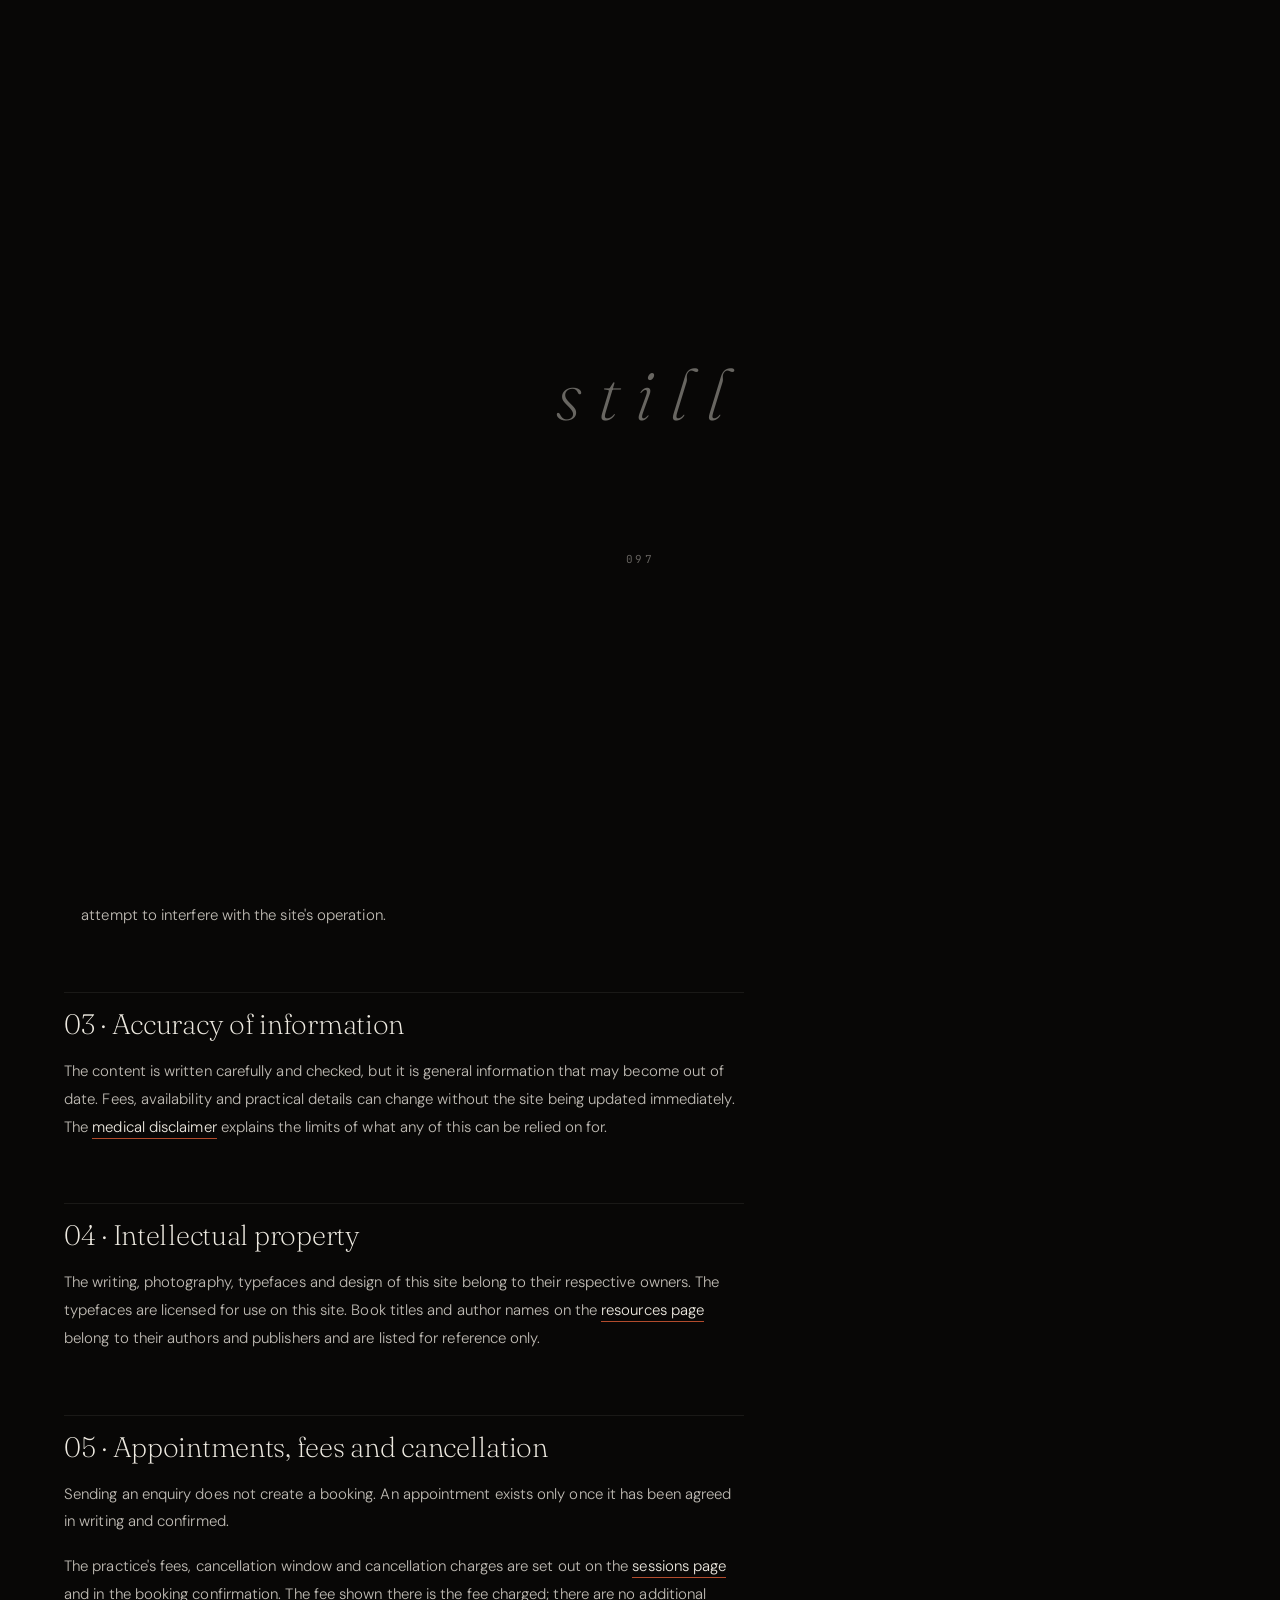
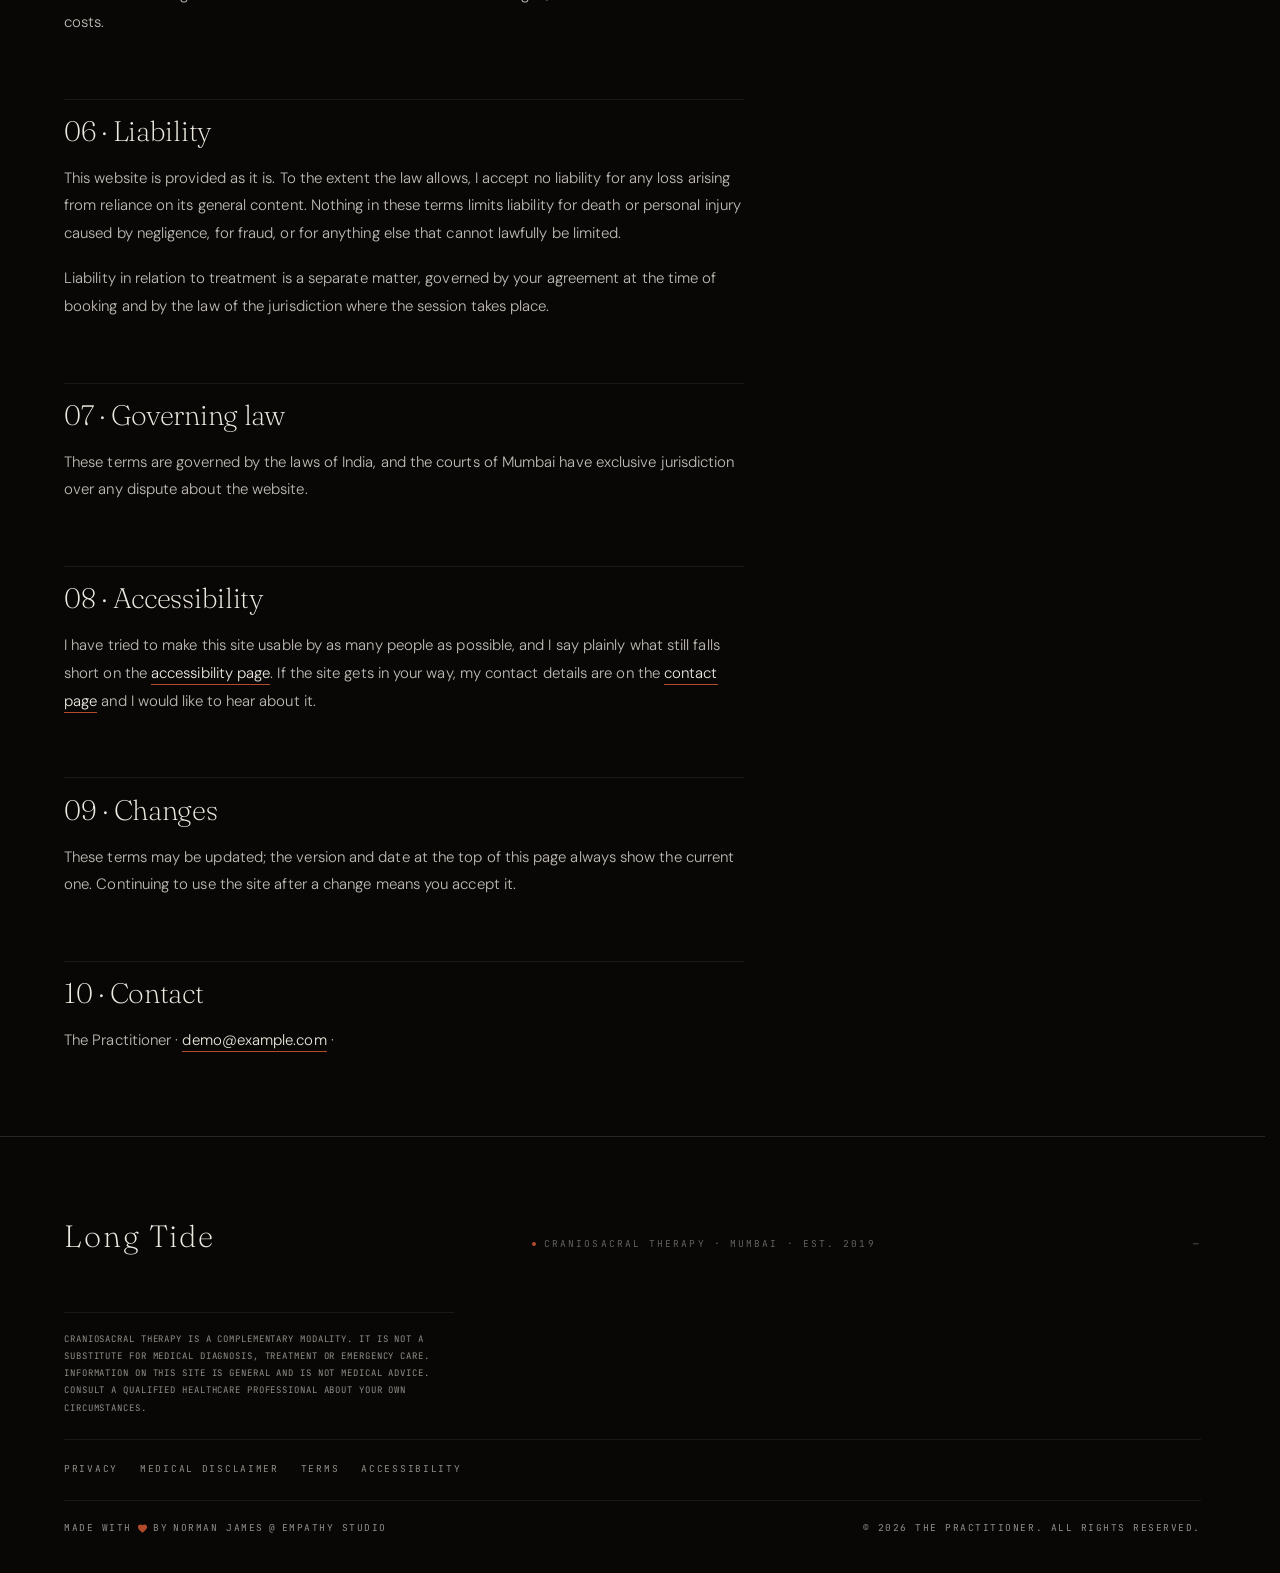
<file: terms.html>
<!DOCTYPE html>
<html lang="en">
<head>
<meta charset="utf-8">
<meta name="viewport" content="width=device-width, initial-scale=1, viewport-fit=cover">
<title>Terms of Use — Long Tide</title>
<meta name="description" content="The terms on which this website is offered: use of content, appointments and fees, liability, and governing law.">
<meta name="theme-color" content="#080706">
<link rel="icon" href="data:image/svg+xml,%3Csvg xmlns='http://www.w3.org/2000/svg' viewBox='0 0 32 32'%3E%3Crect width='32' height='32' fill='%23080706'/%3E%3Cg fill='none' stroke='%23EDE9E0' stroke-width='1'%3E%3Ccircle cx='16' cy='16' r='2' fill='%23B24B2C' stroke='none'/%3E%3Cpath d='M11.2 16a4.8 4.8 0 0 1 4.8-4.8M20.8 16a4.8 4.8 0 0 1-4.8 4.8'/%3E%3Cpath d='M6.6 16a9.4 9.4 0 0 1 9.4-9.4M25.4 16a9.4 9.4 0 0 1-9.4 9.4'/%3E%3C/g%3E%3C/svg%3E">
<script>
(function () {
  var d = document.documentElement;
  d.classList.add('first-frame');
  try {
    var arrived = sessionStorage.getItem('sp:nav') === '1';
    /* the panel is claimed here, synchronously, so it is covering at first
       paint — not after a script has had time to run */
    if (!arrived) d.classList.add('is-loading');
    if (arrived) {
      sessionStorage.removeItem('sp:nav');
      window.SP_ARRIVED = true;
      d.classList.add('nav-in');
      /* if any module fails to run, the page must never stay covered */
      setTimeout(function () { d.classList.remove('nav-in'); }, 3000);
    }
  } catch (e) {}
})();
</script>
<link rel="stylesheet" href="assets/css/fonts.css">
<link rel="stylesheet" href="assets/css/core.css">
<link rel="stylesheet" href="assets/css/pages.css">
</head>
<body>
<div class="preloader" aria-hidden="true">
  <span class="preloader__word">still</span>
  <span class="preloader__rule" aria-hidden="true"></span>
  <span class="preloader__count">000</span>
</div>
<div class="curtain" aria-hidden="true"></div>
<div class="grain" aria-hidden="true"></div>
<div class="atmos" aria-hidden="true"></div>
<div class="vignette" aria-hidden="true"></div>
<canvas id="atmos-canvas" aria-hidden="true"></canvas>
<div class="cursor-dot" aria-hidden="true"></div>
<div class="cursor-ring" aria-hidden="true"></div>

<aside class="rail" aria-label="Site">
  <a class="rail__mark" href="index.html"><span>Long Tide</span></a>
  <button class="rail__toggle" data-open-index aria-expanded="false">Index</button>
  <span class="rail__index">DOC — 03</span>
</aside>

<div class="index" id="index" role="dialog" aria-modal="true" aria-label="Index">
  <div class="index__top">
    <span class="mono mono--wide" style="color:var(--text-60)">Long Tide — Index</span>
    <button class="index__close">Close</button>
  </div>
  <nav class="index__body" aria-label="Primary">
    <a class="index__link" href="index.html"><span class="n">01</span><span class="t">The Inscription</span><span class="m">Enter</span></a>
    <a class="index__link" href="the-work.html"><span class="n">02</span><span class="t">The Work</span><span class="m">Doctrine</span></a>
    <a class="index__link" href="sessions.html"><span class="n">03</span><span class="t">Sessions</span><span class="m">Practice</span></a>
    <a class="index__link" href="about.html"><span class="n">04</span><span class="t">The Practitioner</span><span class="m">Lineage</span></a>
    <a class="index__link" href="resources.html"><span class="n">05</span><span class="t">Resources</span><span class="m">Archive</span></a>
    <a class="index__link" href="contact.html"><span class="n">06</span><span class="t">Contact</span><span class="m">Threshold</span></a>
  </nav>
  <nav class="index__legal" aria-label="Reference">
    <a href="understanding.html">Understanding the work</a>
    <a href="the-room.html">The room</a>
    <a href="privacy.html">Privacy</a>
    <a href="disclaimer.html">Medical disclaimer</a>
    <a href="terms.html">Terms</a>
    <a href="accessibility.html">Accessibility</a>
  </nav>
  <div class="index__foot">
    <span class="mono mono--sm" style="color:var(--text-20)"><span data-site="city">Mumbai</span></span>
    <span class="mono mono--sm" style="color:var(--text-20)">Est. <span data-site="founded">2019</span></span>
  </div>
</div>

<main id="main">

<section class="doc" aria-labelledby="doc-title">
  <header class="doc__head">
    <p class="doc__eyebrow">Legal &middot; 03</p>
    <h1 class="doc__h" id="doc-title">Terms of <em>use</em></h1>
    <div class="doc__meta"><span>Version 1.0</span><span>Applies from <time datetime="2026-11-16">16 November 2026</time></span><span>Website terms</span></div>
    <div class="doc__rule"></div>
  </header>

  <div class="doc__grid">
    <article class="doc__body">

      <p class="doc__note">These terms cover use of this website. The clinical disclaimer is separate and sits on its own
      page: <a href="disclaimer.html">medical disclaimer</a>.</p>

      <h2 id="agreement">01 &middot; Agreement</h2>
      <p>By using this website you accept these terms. If you do not accept them, that is fine &mdash; simply do not use
      the site.</p>

      <h2 id="use">02 &middot; Using the site</h2>
      <p>You may read, print and share the pages here for your own personal, non-commercial use. You may link to any
      page. You may not:</p>
      <ul>
        <li>copy the site's design, type, text or images into another website or product;</li>
        <li>present the content as your own, or on behalf of another practitioner;</li>
        <li>use the enquiry form to send advertising, automated or bulk messages;</li>
        <li>attempt to interfere with the site's operation.</li>
      </ul>

      <h2 id="accuracy">03 &middot; Accuracy of information</h2>
      <p>The content is written carefully and checked, but it is general information that may become out of date. Fees,
      availability and practical details can change without the site being updated immediately. The
      <a href="disclaimer.html">medical disclaimer</a> explains the limits of what any of this can be relied on for.</p>

      <h2 id="ip">04 &middot; Intellectual property</h2>
      <p>The writing, photography, typefaces and design of this site belong to their respective owners. The typefaces are
      licensed for use on this site. Book titles and author names on the <a href="resources.html">resources page</a>
      belong to their authors and publishers and are listed for reference only.</p>

      <h2 id="bookings">05 &middot; Appointments, fees and cancellation</h2>
      <p>Sending an enquiry does not create a booking. An appointment exists only once it has been agreed in writing and
      confirmed.</p>
      <p>The practice's fees, cancellation window and cancellation charges are set out on the
      <a href="sessions.html">sessions page</a> and in the booking confirmation. The fee shown there is the fee
      charged; there are no additional costs.</p>

      <h2 id="liability">06 &middot; Liability</h2>
      <p>This website is provided as it is. To the extent the law allows, I accept no liability for any loss arising from
      reliance on its general content. Nothing in these terms limits liability for death or personal injury caused by
      negligence, for fraud, or for anything else that cannot lawfully be limited.</p>
      <p>Liability in relation to treatment is a separate matter, governed by your agreement at the time of booking and
      by the law of the jurisdiction where the session takes place.</p>

      <h2 id="law">07 &middot; Governing law</h2>
      <p>These terms are governed by the laws of <span data-site="country">India</span>, and the courts of
      <span data-site="city">Mumbai</span> have exclusive jurisdiction over any dispute about the website.</p>

      <h2 id="access">08 &middot; Accessibility</h2>
      <p>I have tried to make this site usable by as many people as possible, and I say plainly what still falls short on
      the <a href="accessibility.html">accessibility page</a>. If the site gets in your way, my contact details are on the
      <a href="contact.html">contact page</a> and I would like to hear about it.</p>

      <h2 id="changes">09 &middot; Changes</h2>
      <p>These terms may be updated; the version and date at the top of this page always show the current one.
      Continuing to use the site after a change means you accept it.</p>

      <h2 id="contact">10 &middot; Contact</h2>
      <p><span data-site="practitioner">The Practitioner</span> &middot;
      <a href="mailto:demo@example.com" data-site-href="email" data-site="email">demo@example.com</a> &middot;
      <a href="tel:" data-site-href="phone" data-site="phone"></a></p>

    </article>

    <nav class="doc__toc" aria-label="Contents of this document">
      <p>On this page</p>
      <ol>
        <li><a href="#agreement">Agreement</a></li>
        <li><a href="#use">Using the site</a></li>
        <li><a href="#accuracy">Accuracy</a></li>
        <li><a href="#ip">Intellectual property</a></li>
        <li><a href="#bookings">Appointments &amp; fees</a></li>
        <li><a href="#liability">Liability</a></li>
        <li><a href="#law">Governing law</a></li>
        <li><a href="#access">Accessibility</a></li>
        <li><a href="#changes">Changes</a></li>
        <li><a href="#contact">Contact</a></li>
      </ol>
    </nav>
  </div>
</section>

</main>

<footer class="foot">
  <div class="wrap">
    <div class="foot__line">
      <span class="foot__id">Long&nbsp;Tide</span>
      <span class="foot__status"><span class="foot__dot"></span>Craniosacral therapy &middot; <span data-site="city">Mumbai</span> &middot; Est. <span data-site="founded">2019</span></span>
      <span class="foot__status" data-clock>&mdash;</span>
    </div>
    <p class="foot__legal">
      Craniosacral therapy is a complementary modality. It is not a substitute for medical diagnosis, treatment or emergency care. Information on this site is general and is not medical advice. Consult a qualified healthcare professional about your own circumstances.
    </p>
    <nav class="foot__nav" aria-label="Legal and accessibility">
      <a href="privacy.html">Privacy</a>
      <a href="disclaimer.html">Medical disclaimer</a>
      <a href="terms.html">Terms</a>
      <a href="accessibility.html">Accessibility</a>
    </nav>

    <div class="foot__colophon">
      <p class="foot__made">
        Made with
        <svg class="foot__heart" viewBox="0 0 24 24" role="img" aria-label="love" focusable="false"><path fill="currentColor" d="M12 21.35l-1.45-1.32C5.4 15.36 2 12.28 2 8.5 2 5.42 4.42 3 7.5 3c1.74 0 3.41.81 4.5 2.09C13.09 3.81 14.76 3 16.5 3 19.58 3 22 5.42 22 8.5c0 3.78-3.4 6.86-8.55 11.54L12 21.35z"/></svg>
        by <span data-site="designer">Norman James</span> @ <span data-site="studio">Empathy Studio</span>
      </p>
      <p class="foot__copy">&copy; <span data-year>2026</span> <span data-site="practitioner">The Practitioner</span>. All rights reserved.</p>
    </div>
  </div>
</footer>

<script src="assets/vendor/gsap.min.js"></script>
<script src="assets/vendor/ScrollTrigger.min.js"></script>
<script src="assets/vendor/lenis.min.js"></script>
<script src="assets/vendor/three.min.js"></script>
<script src="assets/js/config.js"></script>
<script src="assets/js/split-text.js"></script>
<script src="assets/js/cursor.js"></script>
<script src="assets/js/preloader.js"></script>
<script src="assets/js/lenis-init.js"></script>
<script src="assets/js/animations.js"></script>
<script src="assets/js/transitions.js"></script>
<script src="assets/js/atmos.js"></script>
<script src="assets/js/form.js"></script>
<script src="assets/js/app.js"></script>
<script src="assets/js/page.js"></script>
</body>
</html>
</file>
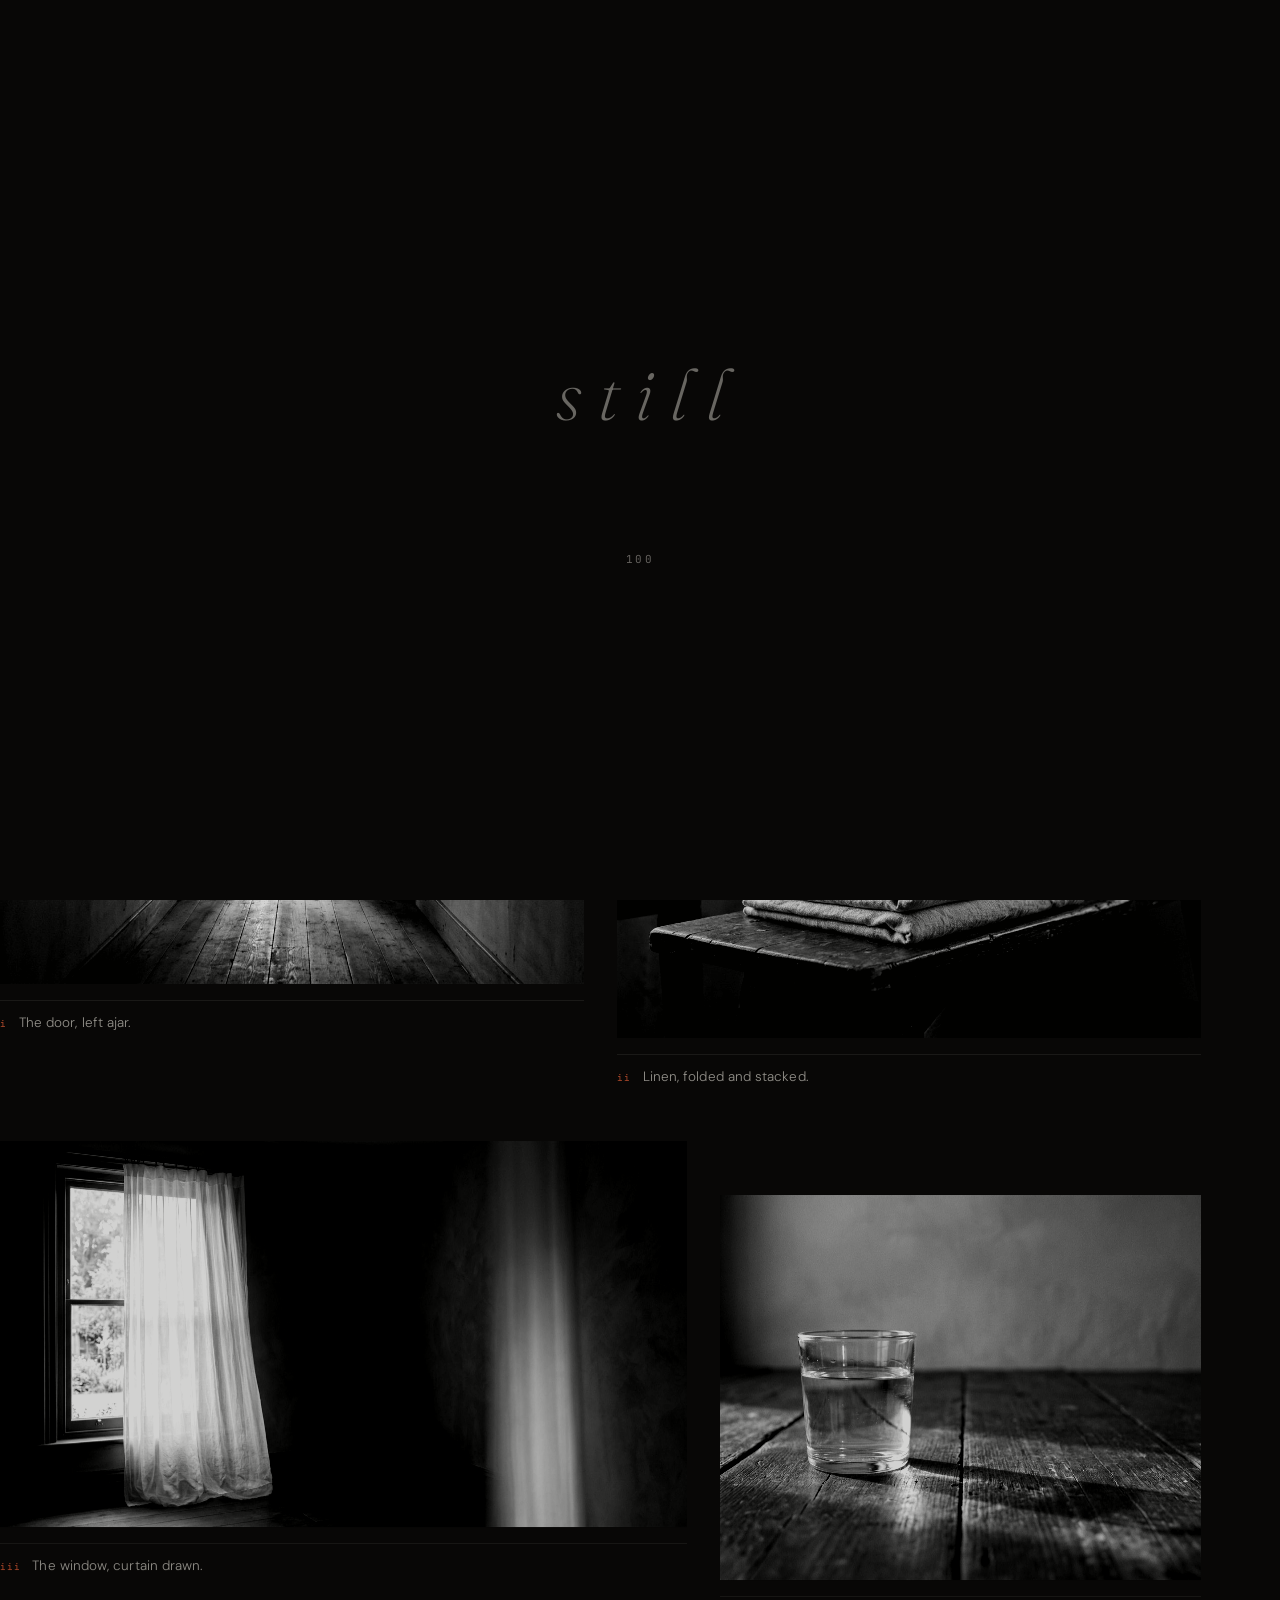
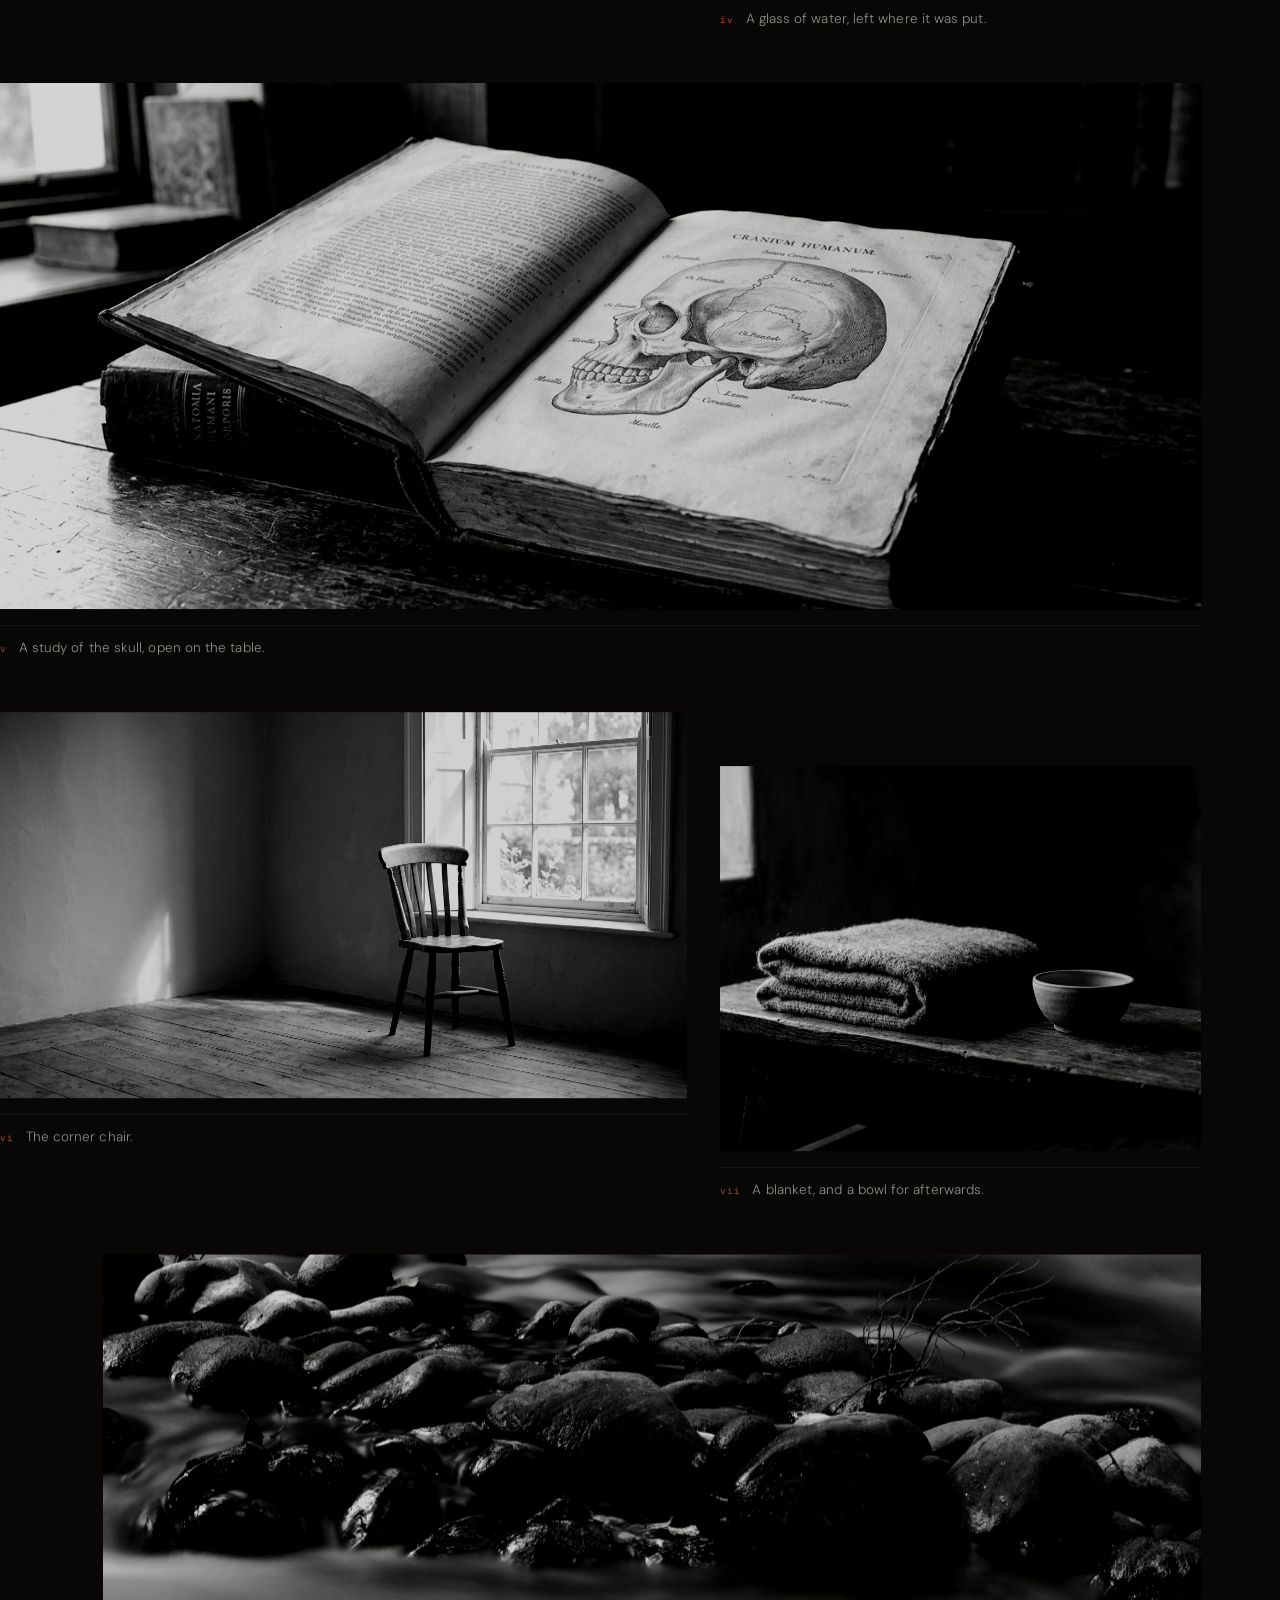
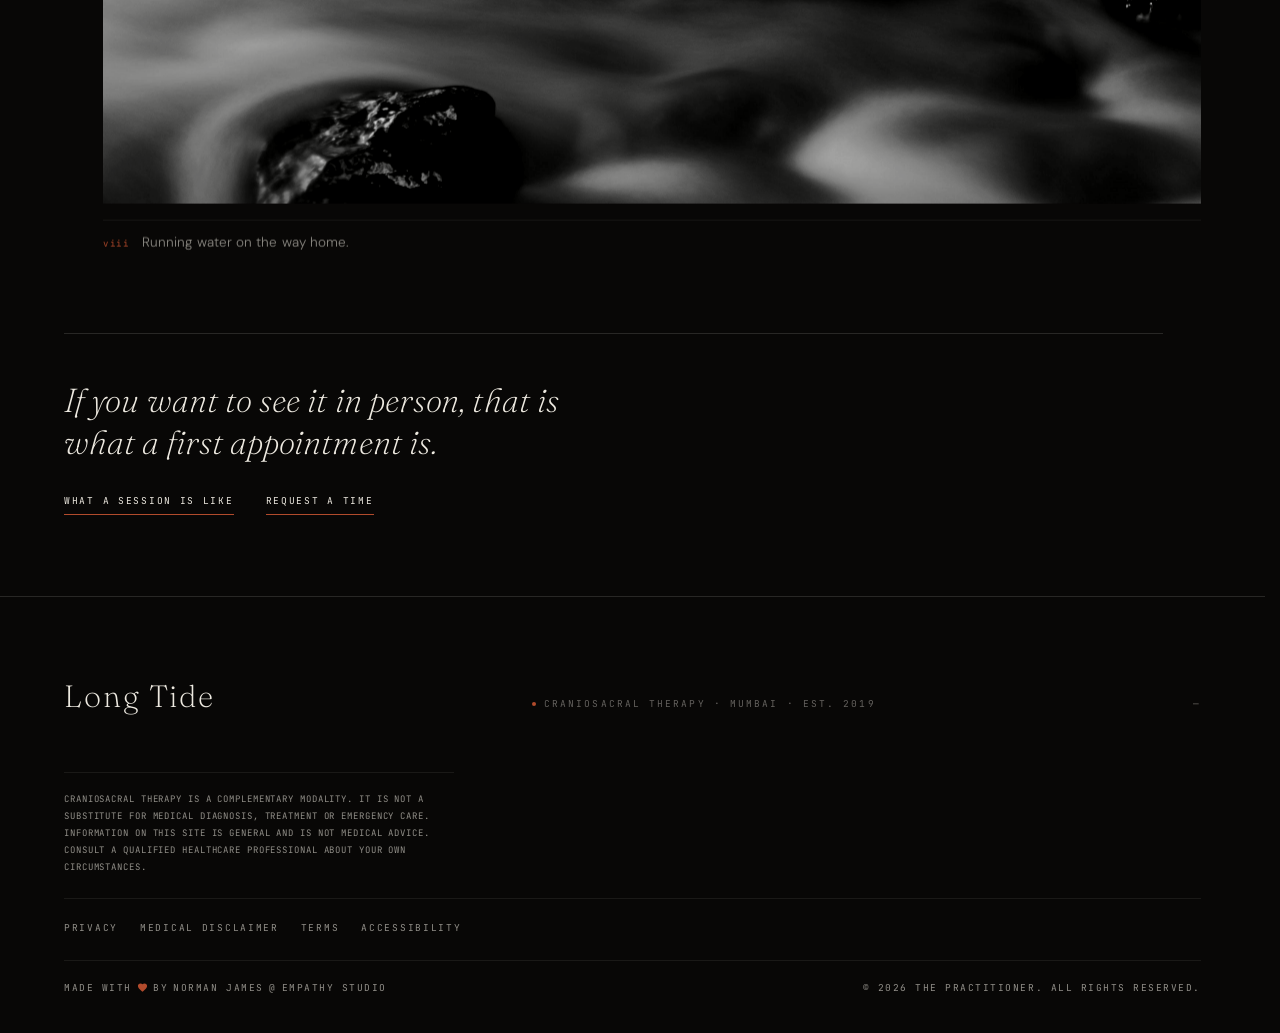
<file: the-room.html>
<!DOCTYPE html>
<html lang="en">
<head>
<meta charset="utf-8">
<meta name="viewport" content="width=device-width, initial-scale=1, viewport-fit=cover">
<title>The Room — Long Tide, Craniosacral Therapy in Mumbai</title>
<meta name="description" content="Eight photographs of the practice in Worli, Mumbai — the room, the linen, the light, the water. A record of the place rather than a gallery.">
<meta name="theme-color" content="#080706">
<link rel="icon" href="data:image/svg+xml,%3Csvg xmlns='http://www.w3.org/2000/svg' viewBox='0 0 32 32'%3E%3Crect width='32' height='32' fill='%23080706'/%3E%3Cg fill='none' stroke='%23EDE9E0' stroke-width='1'%3E%3Ccircle cx='16' cy='16' r='2' fill='%23B24B2C' stroke='none'/%3E%3Cpath d='M11.2 16a4.8 4.8 0 0 1 4.8-4.8M20.8 16a4.8 4.8 0 0 1-4.8 4.8'/%3E%3Cpath d='M6.6 16a9.4 9.4 0 0 1 9.4-9.4M25.4 16a9.4 9.4 0 0 1-9.4 9.4'/%3E%3C/g%3E%3C/svg%3E">
<script>
(function () {
  var d = document.documentElement;
  d.classList.add('first-frame');
  try {
    var arrived = sessionStorage.getItem('sp:nav') === '1';
    /* the panel is claimed here, synchronously, so it is covering at first
       paint — not after a script has had time to run */
    if (!arrived) d.classList.add('is-loading');
    if (arrived) {
      sessionStorage.removeItem('sp:nav');
      window.SP_ARRIVED = true;
      d.classList.add('nav-in');
      /* if any module fails to run, the page must never stay covered */
      setTimeout(function () { d.classList.remove('nav-in'); }, 3000);
    }
  } catch (e) {}
})();
</script>
<link rel="stylesheet" href="assets/css/fonts.css">
<link rel="stylesheet" href="assets/css/core.css">
<link rel="stylesheet" href="assets/css/pages.css">
</head>
<body>
<div class="preloader" aria-hidden="true">
  <span class="preloader__word">still</span>
  <span class="preloader__rule" aria-hidden="true"></span>
  <span class="preloader__count">000</span>
</div>
<div class="curtain" aria-hidden="true"></div>
<div class="grain" aria-hidden="true"></div>
<div class="atmos" aria-hidden="true"></div>
<div class="vignette" aria-hidden="true"></div>
<canvas id="atmos-canvas" aria-hidden="true"></canvas>
<div class="cursor-dot" aria-hidden="true"></div>
<div class="cursor-ring" aria-hidden="true"></div>

<aside class="rail" aria-label="Site">
  <a class="rail__mark" href="index.html"><span>Long Tide</span></a>
  <button class="rail__toggle" data-open-index aria-expanded="false">Index</button>
  <span class="rail__index">REF — 02</span>
</aside>

<div class="index" id="index" role="dialog" aria-modal="true" aria-label="Index">
  <div class="index__top">
    <span class="mono mono--wide" style="color:var(--text-60)">Long Tide — Index</span>
    <button class="index__close">Close</button>
  </div>
  <nav class="index__body" aria-label="Primary">
    <a class="index__link" href="index.html"><span class="n">01</span><span class="t">The Inscription</span><span class="m">Enter</span></a>
    <a class="index__link" href="the-work.html"><span class="n">02</span><span class="t">The Work</span><span class="m">Doctrine</span></a>
    <a class="index__link" href="sessions.html"><span class="n">03</span><span class="t">Sessions</span><span class="m">Practice</span></a>
    <a class="index__link" href="about.html"><span class="n">04</span><span class="t">The Practitioner</span><span class="m">Lineage</span></a>
    <a class="index__link" href="resources.html"><span class="n">05</span><span class="t">Resources</span><span class="m">Archive</span></a>
    <a class="index__link" href="contact.html"><span class="n">06</span><span class="t">Contact</span><span class="m">Threshold</span></a>
  </nav>
  <nav class="index__legal" aria-label="Reference">
    <a href="understanding.html">Understanding the work</a>
    <a href="the-room.html">The room</a>
    <a href="privacy.html">Privacy</a>
    <a href="disclaimer.html">Medical disclaimer</a>
    <a href="terms.html">Terms</a>
    <a href="accessibility.html">Accessibility</a>
  </nav>
  <div class="index__foot">
    <span class="mono mono--sm" style="color:var(--text-20)"><span data-site="city">Mumbai</span></span>
    <span class="mono mono--sm" style="color:var(--text-20)">Est. <span data-site="founded">2019</span></span>
  </div>
</div>

<main id="main">

<section class="pl-wrap" aria-labelledby="pl-title">
  <header class="pl__head">
    <p class="pl__kicker">Reference &middot; 02</p>
    <h1 class="pl__title" id="pl-title">The room, and<br><em>what is in it</em>.</h1>
    <p class="pl__standfirst">Eight photographs. Almost nobody in them. This is a record of the
    place rather than a gallery of the work &mdash; the light, the linen, the chairs, the water.</p>
    <p class="pl__note">A treatment room says more about how someone works than a description does.
    Nothing here is staged for a brochure; it is simply what is there.</p>
  </header>

  <div class="pl__seq">

      <figure class="pl pl--half reveal-up" data-y="22" data-d="0.00">
        <div class="pl__img">
          <img src="assets/img/demo/plates-door.jpg" alt="The door, left ajar." loading="lazy" decoding="async">
        </div>
        <figcaption class="pl__cap"><span class="pl__num">i</span>The door, left ajar.</figcaption>
      </figure>
      <figure class="pl pl--half reveal-up" data-y="22" data-d="0.06">
        <div class="pl__img">
          <img src="assets/img/demo/plates-linen.jpg" alt="Linen, folded and stacked." loading="lazy" decoding="async">
        </div>
        <figcaption class="pl__cap"><span class="pl__num">ii</span>Linen, folded and stacked.</figcaption>
      </figure>
      <figure class="pl pl--seven reveal-up" data-y="22" data-d="0.00">
        <div class="pl__img">
          <img src="assets/img/demo/plates-window.jpg" alt="The window, curtain drawn." loading="lazy" decoding="async">
        </div>
        <figcaption class="pl__cap"><span class="pl__num">iii</span>The window, curtain drawn.</figcaption>
      </figure>
      <figure class="pl pl--five reveal-up" data-y="22" data-d="0.06">
        <div class="pl__img">
          <img src="assets/img/demo/plates-water.jpg" alt="A glass of water, left where it was put." loading="lazy" decoding="async">
        </div>
        <figcaption class="pl__cap"><span class="pl__num">iv</span>A glass of water, left where it was put.</figcaption>
      </figure>
      <figure class="pl pl--wide reveal-up" data-y="22" data-d="0.00">
        <div class="pl__img">
          <img src="assets/img/demo/plates-book.jpg" alt="A study of the skull, open on the table." loading="lazy" decoding="async">
        </div>
        <figcaption class="pl__cap"><span class="pl__num">v</span>A study of the skull, open on the table.</figcaption>
      </figure>
      <figure class="pl pl--seven reveal-up" data-y="22" data-d="0.06">
        <div class="pl__img">
          <img src="assets/img/demo/plates-chair.jpg" alt="The corner chair." loading="lazy" decoding="async">
        </div>
        <figcaption class="pl__cap"><span class="pl__num">vi</span>The corner chair.</figcaption>
      </figure>
      <figure class="pl pl--five reveal-up" data-y="22" data-d="0.00">
        <div class="pl__img">
          <img src="assets/img/demo/plates-blanket.jpg" alt="A blanket, and a bowl for afterwards." loading="lazy" decoding="async">
        </div>
        <figcaption class="pl__cap"><span class="pl__num">vii</span>A blanket, and a bowl for afterwards.</figcaption>
      </figure>
      <figure class="pl pl--wide2 reveal-up" data-y="22" data-d="0.06">
        <div class="pl__img">
          <img src="assets/img/new-feet-water.jpg" alt="Running water on the way home." loading="lazy" decoding="async">
        </div>
        <figcaption class="pl__cap"><span class="pl__num">viii</span>Running water on the way home.</figcaption>
      </figure>
  </div>

  <footer class="pl__end">
    <p class="pl__endLine">If you want to see it in person, that is what a first appointment is.</p>
    <p class="pl__endLinks">
      <a href="sessions.html">What a session is like</a>
      <a href="contact.html">Request a time</a>
    </p>
  </footer>
</section>

</main>

<footer class="foot">
  <div class="wrap">
    <div class="foot__line">
      <span class="foot__id">Long&nbsp;Tide</span>
      <span class="foot__status"><span class="foot__dot"></span>Craniosacral therapy &middot; <span data-site="city">Mumbai</span> &middot; Est. <span data-site="founded">2019</span></span>
      <span class="foot__status" data-clock>&mdash;</span>
    </div>
    <p class="foot__legal">
      Craniosacral therapy is a complementary modality. It is not a substitute for medical diagnosis, treatment or emergency care. Information on this site is general and is not medical advice. Consult a qualified healthcare professional about your own circumstances.
    </p>
    <nav class="foot__nav" aria-label="Legal and accessibility">
      <a href="privacy.html">Privacy</a>
      <a href="disclaimer.html">Medical disclaimer</a>
      <a href="terms.html">Terms</a>
      <a href="accessibility.html">Accessibility</a>
    </nav>

    <div class="foot__colophon">
      <p class="foot__made">
        Made with
        <svg class="foot__heart" viewBox="0 0 24 24" role="img" aria-label="love" focusable="false"><path fill="currentColor" d="M12 21.35l-1.45-1.32C5.4 15.36 2 12.28 2 8.5 2 5.42 4.42 3 7.5 3c1.74 0 3.41.81 4.5 2.09C13.09 3.81 14.76 3 16.5 3 19.58 3 22 5.42 22 8.5c0 3.78-3.4 6.86-8.55 11.54L12 21.35z"/></svg>
        by <span data-site="designer">Norman James</span> @ <span data-site="studio">Empathy Studio</span>
      </p>
      <p class="foot__copy">&copy; <span data-year>2026</span> <span data-site="practitioner">The Practitioner</span>. All rights reserved.</p>
    </div>
  </div>
</footer>

<script src="assets/vendor/gsap.min.js"></script>
<script src="assets/vendor/ScrollTrigger.min.js"></script>
<script src="assets/vendor/lenis.min.js"></script>
<script src="assets/vendor/three.min.js"></script>
<script src="assets/js/config.js"></script>
<script src="assets/js/split-text.js"></script>
<script src="assets/js/cursor.js"></script>
<script src="assets/js/preloader.js"></script>
<script src="assets/js/lenis-init.js"></script>
<script src="assets/js/animations.js"></script>
<script src="assets/js/transitions.js"></script>
<script src="assets/js/atmos.js"></script>
<script src="assets/js/form.js"></script>
<script src="assets/js/app.js"></script>
<script src="assets/js/page.js"></script>
</body>
</html>
</file>
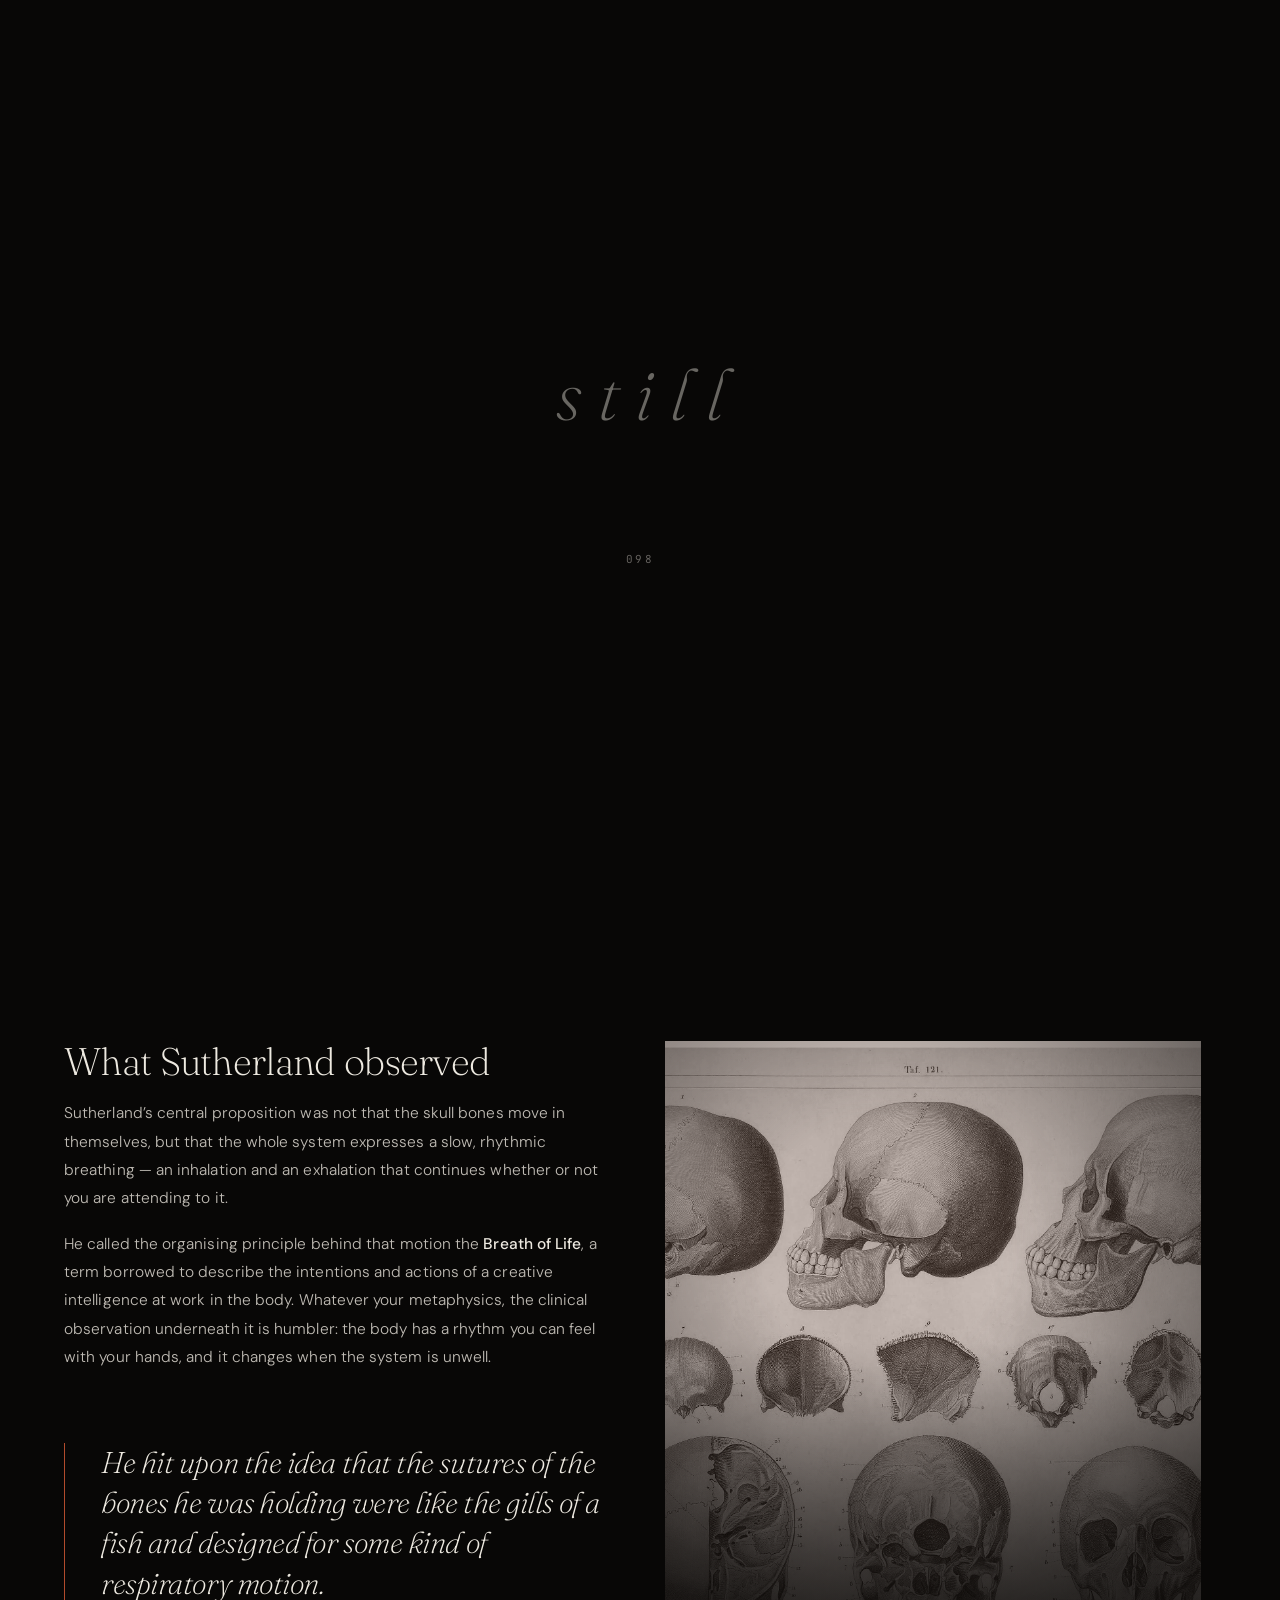
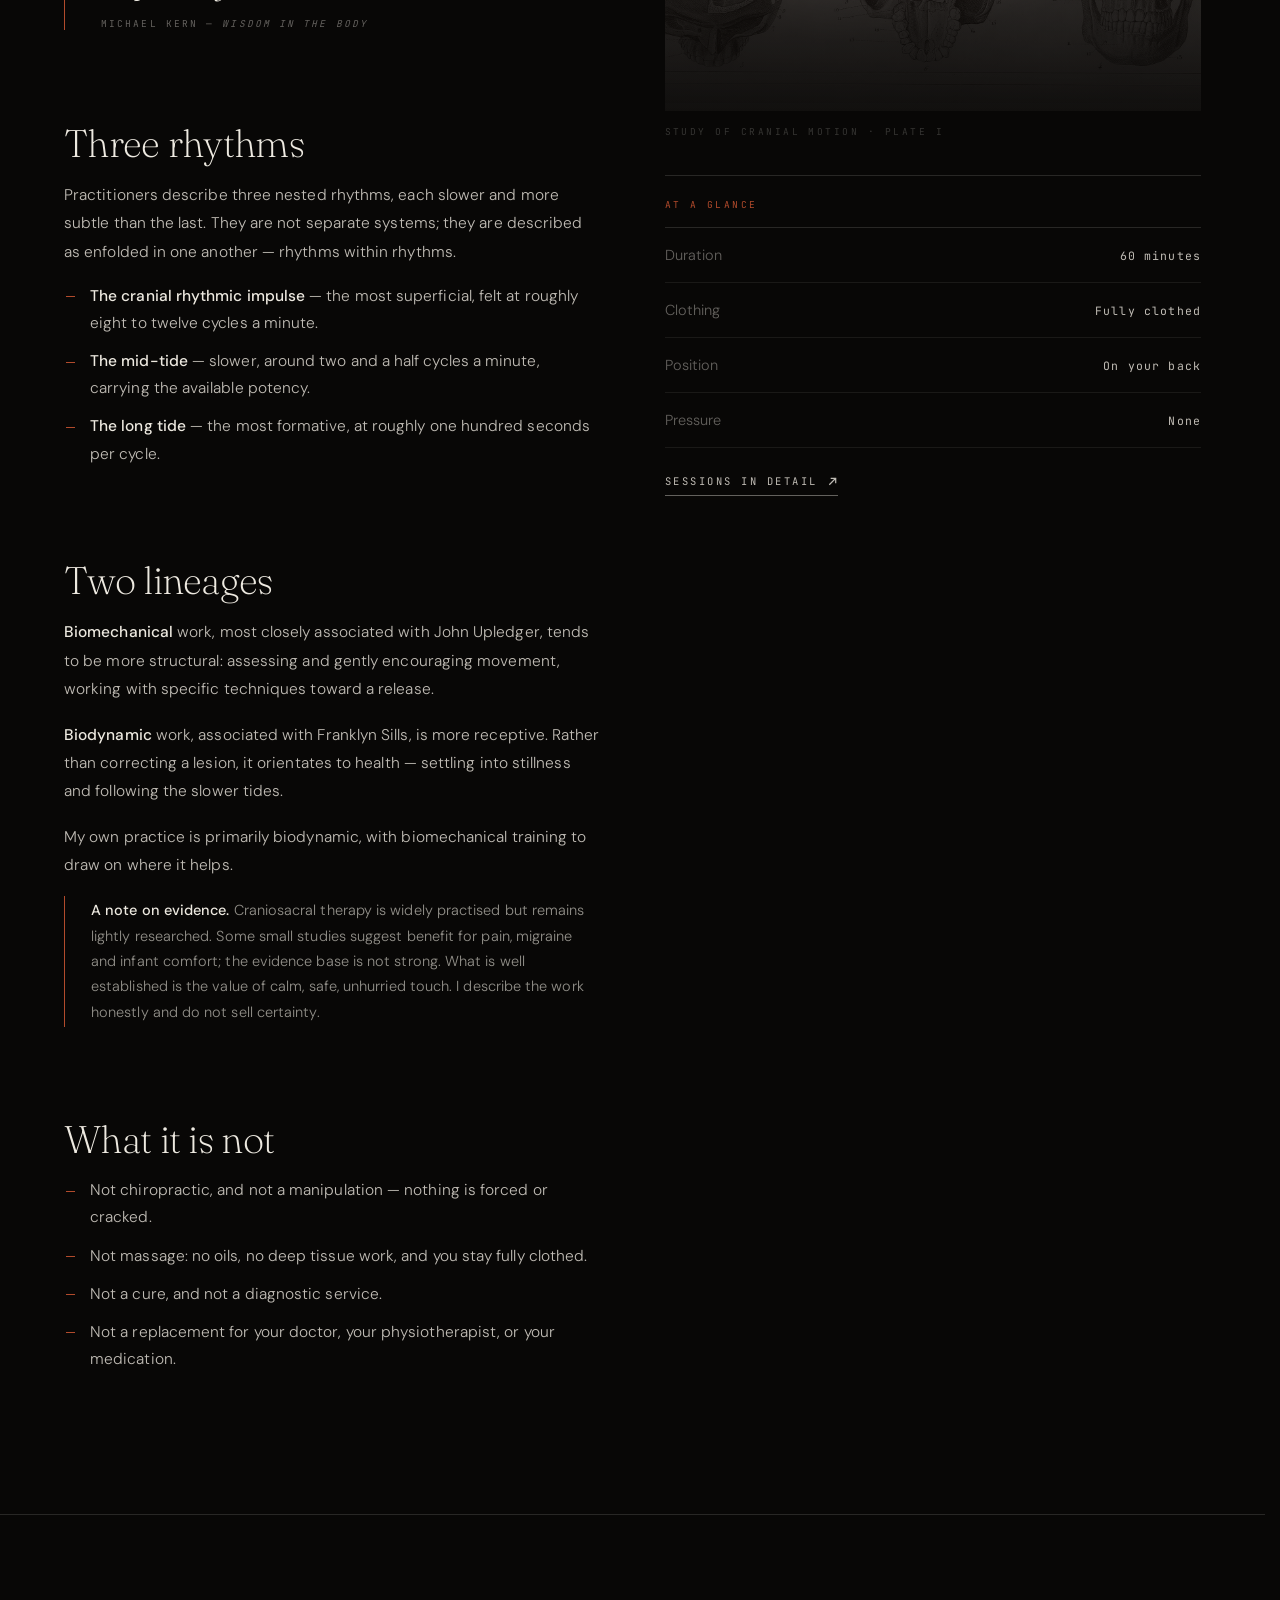
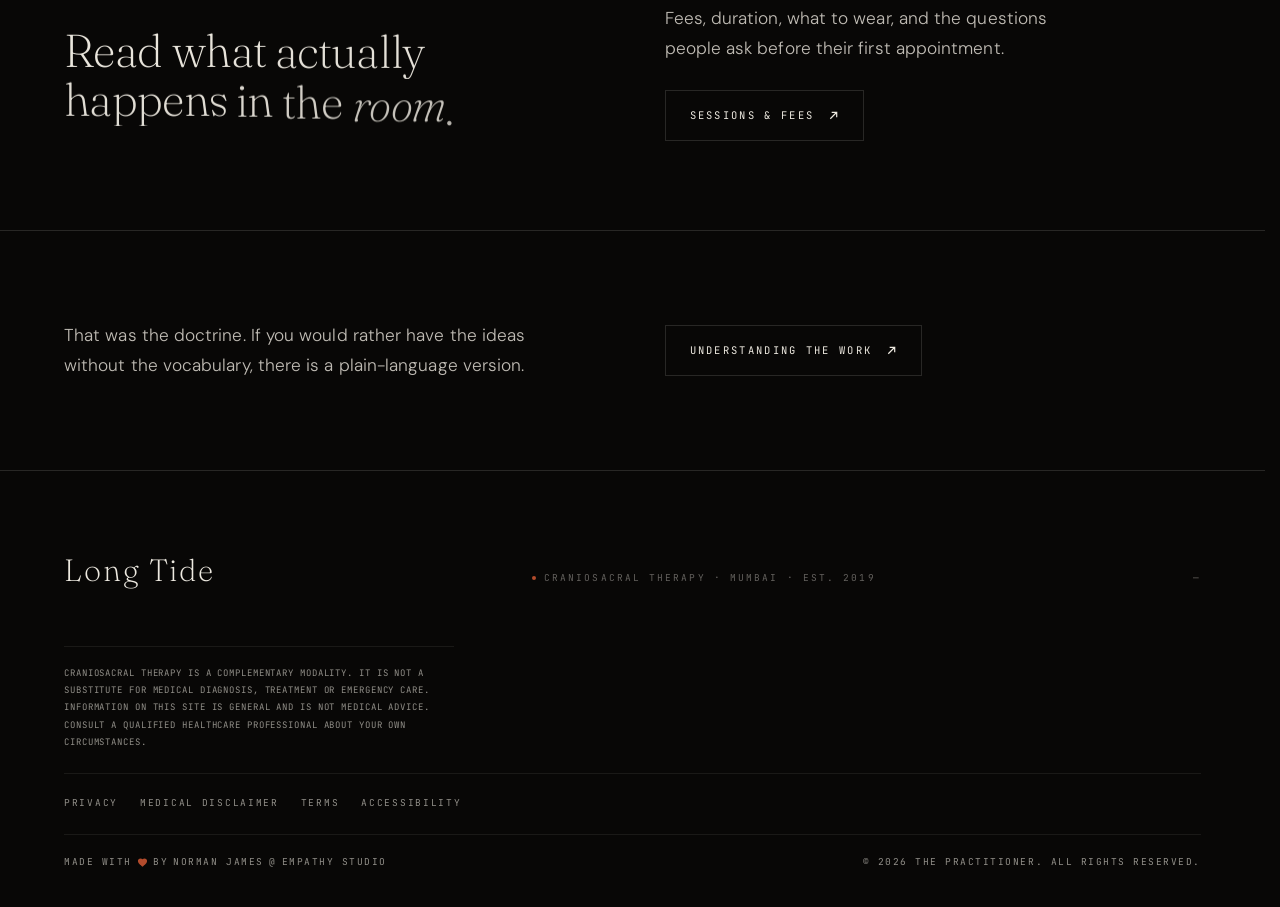
<file: the-work.html>
<!DOCTYPE html>
<html lang="en">
<head>
<meta charset="utf-8">
<meta name="viewport" content="width=device-width, initial-scale=1, viewport-fit=cover">
<title>The Work — Long Tide, Craniosacral Therapy in Mumbai</title>
<meta name="description" content="What craniosacral therapy is, where it came from, and what the practitioner is doing. Sutherland, the three tides, and an honest note on evidence.">
<meta name="theme-color" content="#080706">
<link rel="icon" href="data:image/svg+xml,%3Csvg xmlns='http://www.w3.org/2000/svg' viewBox='0 0 32 32'%3E%3Crect width='32' height='32' fill='%23080706'/%3E%3Cg fill='none' stroke='%23EDE9E0' stroke-width='1'%3E%3Ccircle cx='16' cy='16' r='2' fill='%23B24B2C' stroke='none'/%3E%3Cpath d='M11.2 16a4.8 4.8 0 0 1 4.8-4.8M20.8 16a4.8 4.8 0 0 1-4.8 4.8'/%3E%3Cpath d='M6.6 16a9.4 9.4 0 0 1 9.4-9.4M25.4 16a9.4 9.4 0 0 1-9.4 9.4'/%3E%3C/g%3E%3C/svg%3E">
<script>
(function () {
  var d = document.documentElement;
  d.classList.add('first-frame');
  try {
    var arrived = sessionStorage.getItem('sp:nav') === '1';
    /* the panel is claimed here, synchronously, so it is covering at first
       paint — not after a script has had time to run */
    if (!arrived) d.classList.add('is-loading');
    if (arrived) {
      sessionStorage.removeItem('sp:nav');
      window.SP_ARRIVED = true;
      d.classList.add('nav-in');
      /* if any module fails to run, the page must never stay covered */
      setTimeout(function () { d.classList.remove('nav-in'); }, 3000);
    }
  } catch (e) {}
})();
</script>
<link rel="stylesheet" href="assets/css/fonts.css">
<link rel="stylesheet" href="assets/css/core.css">
<link rel="stylesheet" href="assets/css/pages.css">
</head>
<body>
<div class="preloader" aria-hidden="true">
  <span class="preloader__word">still</span>
  <span class="preloader__rule" aria-hidden="true"></span>
  <span class="preloader__count">000</span>
</div>
<div class="curtain" aria-hidden="true"></div>
<div class="grain" aria-hidden="true"></div>
<div class="atmos" aria-hidden="true"></div>
<div class="vignette" aria-hidden="true"></div>
<canvas id="atmos-canvas" aria-hidden="true"></canvas>
<div class="cursor-dot" aria-hidden="true"></div>
<div class="cursor-ring" aria-hidden="true"></div>

<aside class="rail" aria-label="Site">
  <a class="rail__mark" href="index.html"><span>Long Tide</span></a>
  <button class="rail__toggle" data-open-index aria-expanded="false">Index</button>
  <span class="rail__index">02 — 06</span>
</aside>

<div class="index" id="index" role="dialog" aria-modal="true" aria-label="Index">
  <div class="index__top">
    <span class="mono mono--wide" style="color:var(--text-60)">Long Tide — Index</span>
    <button class="index__close">Close</button>
  </div>
  <nav class="index__body" aria-label="Primary">
    <a class="index__link" href="index.html"><span class="n">01</span><span class="t">The Inscription</span><span class="m">Enter</span></a>
    <a class="index__link" href="the-work.html"><span class="n">02</span><span class="t">The Work</span><span class="m">Doctrine</span></a>
    <a class="index__link" href="sessions.html"><span class="n">03</span><span class="t">Sessions</span><span class="m">Practice</span></a>
    <a class="index__link" href="about.html"><span class="n">04</span><span class="t">The Practitioner</span><span class="m">Lineage</span></a>
    <a class="index__link" href="resources.html"><span class="n">05</span><span class="t">Resources</span><span class="m">Archive</span></a>
    <a class="index__link" href="contact.html"><span class="n">06</span><span class="t">Contact</span><span class="m">Threshold</span></a>
  </nav>
  <nav class="index__legal" aria-label="Reference">
    <a href="understanding.html">Understanding the work</a>
    <a href="the-room.html">The room</a>
    <a href="privacy.html">Privacy</a>
    <a href="disclaimer.html">Medical disclaimer</a>
    <a href="terms.html">Terms</a>
    <a href="accessibility.html">Accessibility</a>
  </nav>
  <div class="index__foot">
    <span class="mono mono--sm" style="color:var(--text-20)"><span data-site="city">Mumbai</span></span>
    <span class="mono mono--sm" style="color:var(--text-20)">Est. <span data-site="founded">2019</span></span>
  </div>
</div>

<main id="main">

<!-- ===== HERO TYPE 04 · THE MANUSCRIPT REVEAL ===== -->
<section class="ms" data-sacred aria-label="The work">
  <div class="ms__col">
    <p class="ms__masthead">Long Tide &middot; Craniosacral Therapy</p>
    <div class="ms__rule" id="ms-rule"></div>
    <h1 class="ms__h" id="ms-h">
      <span>Medicine that begins</span>
      <span>by <em>noticing</em>.</span>
    </h1>
    <p class="ms__body" id="ms-dropcap">
      Around the turn of the twentieth century, a final-year osteopathy student named William Garner Sutherland was examining a set of disarticulated human skull bones in his college laboratory. Fitting two of them together, he noticed the seams were bevelled and overlapping, and had the thought that they were shaped like the gills of a fish: formed for some kind of respiratory motion. His teachers found the idea eccentric. He spent the next several decades testing it.
    </p>
    <p class="mono mono--sm" style="margin-top:34px;color:var(--text-20)">Volume I &middot; Doctrine &middot; <span data-site="founded">2019</span></p>
    <span class="ms__margin mono mono--sm" aria-hidden="true">Volume I &middot; Shastra</span>
  </div>
</section>

<!-- ===== THE CONCEPT ===== -->
<section class="band">
  <div class="wrap">
    <div class="two-up">
      <div class="prose">
        <h2 style="margin-top:0">What Sutherland observed</h2>
        <p>Sutherland&rsquo;s central proposition was not that the skull bones move in themselves, but that the whole system expresses a slow, rhythmic breathing &mdash; an inhalation and an exhalation that continues whether or not you are attending to it.</p>
        <p>He called the organising principle behind that motion the <strong>Breath of Life</strong>, a term borrowed to describe the intentions and actions of a creative intelligence at work in the body. Whatever your metaphysics, the clinical observation underneath it is humbler: the body has a rhythm you can feel with your hands, and it changes when the system is unwell.</p>
        <blockquote>
          He hit upon the idea that the sutures of the bones he was holding were like the gills of a fish and designed for some kind of respiratory motion.
          <cite>Michael Kern &mdash; <em>Wisdom in the Body</em></cite>
        </blockquote>
        <h2>Three rhythms</h2>
        <p>Practitioners describe three nested rhythms, each slower and more subtle than the last. They are not separate systems; they are described as enfolded in one another &mdash; rhythms within rhythms.</p>
        <ul>
          <li><strong>The cranial rhythmic impulse</strong> &mdash; the most superficial, felt at roughly eight to twelve cycles a minute.</li>
          <li><strong>The mid-tide</strong> &mdash; slower, around two and a half cycles a minute, carrying the available potency.</li>
          <li><strong>The long tide</strong> &mdash; the most formative, at roughly one hundred seconds per cycle.</li>
        </ul>
        <h2>Two lineages</h2>
        <p><strong>Biomechanical</strong> work, most closely associated with John Upledger, tends to be more structural: assessing and gently encouraging movement, working with specific techniques toward a release.</p>
        <p><strong>Biodynamic</strong> work, associated with Franklyn Sills, is more receptive. Rather than correcting a lesion, it orientates to health &mdash; settling into stillness and following the slower tides.</p>
        <p>My own practice is primarily biodynamic, with biomechanical training to draw on where it helps.</p>
        <div class="note">
          <strong>A note on evidence.</strong> Craniosacral therapy is widely practised but remains lightly researched. Some small studies suggest benefit for pain, migraine and infant comfort; the evidence base is not strong. What is well established is the value of calm, safe, unhurried touch. I describe the work honestly and do not sell certainty.
        </div>
        <h2>What it is not</h2>
        <ul>
          <li>Not chiropractic, and not a manipulation &mdash; nothing is forced or cracked.</li>
          <li>Not massage: no oils, no deep tissue work, and you stay fully clothed.</li>
          <li>Not a cure, and not a diagnostic service.</li>
          <li>Not a replacement for your doctor, your physiotherapist, or your medication.</li>
        </ul>
      </div>

      <aside class="sticky-col">
        <figure class="duo" style="aspect-ratio:4/5;margin:0">
          <img src="assets/img/new-skull-anatomy.jpg" alt="Anatomical study of a human skull with diagrammatic arcs indicating cranial motion" loading="lazy">
        </figure>
        <p class="mono mono--sm" style="margin-top:14px;color:var(--text-20)">Study of cranial motion &middot; Plate I</p>

        <div style="margin-top:36px;border-top:1px solid var(--line);padding-top:22px">
          <p class="mono mono--sm" style="color:var(--accent);margin-bottom:16px">At a glance</p>
          <dl class="dl-rows">
            <div><dt>Duration</dt><dd>60 minutes</dd></div>
            <div><dt>Clothing</dt><dd>Fully clothed</dd></div>
            <div><dt>Position</dt><dd>On your back</dd></div>
            <div><dt>Pressure</dt><dd>None</dd></div>
          </dl>
          <a class="u-link" style="margin-top:24px" href="sessions.html">Sessions in detail <svg width="11" height="11" viewBox="0 0 12 12" fill="none" stroke="currentColor" stroke-width="1.3"><path d="M2.5 9.5 9.5 2.5M4 2.5h5.5V8"/></svg></a>
        </div>
      </aside>
    </div>
  </div>
</section>

<!-- ===== CLOSE ===== -->
<section class="band band--tight" style="border-top:1px solid var(--line)">
  <div class="wrap">
    <div class="two-up" style="align-items:center">
      <h2 class="display h-2" data-split style="max-width:16ch">Read what actually happens in the <em>room</em>.</h2>
      <div>
        <p class="body-lg" style="max-width:34ch">Fees, duration, what to wear, and the questions people ask before their first appointment.</p>
        <a class="action" style="margin-top:26px" href="sessions.html">
          <span class="action__fill" aria-hidden="true"></span>
          Sessions &amp; fees <svg width="11" height="11" viewBox="0 0 12 12" fill="none" stroke="currentColor" stroke-width="1.3"><path d="M2.5 9.5 9.5 2.5M4 2.5h5.5V8"/></svg>
        </a>
      </div>
    </div>
  </div>
</section>


<!-- ===== GO DEEPER ===== -->
<section class="band band--tight" style="border-top:1px solid var(--line)">
  <div class="wrap">
    <div class="two-up" style="align-items:center">
      <p class="body-lg" style="max-width:40ch">That was the doctrine. If you would rather have the ideas without the vocabulary, there is a plain-language version.</p>
      <a class="action" href="understanding.html" style="justify-self:start"><span class="action__fill" aria-hidden="true"></span>Understanding the work <svg width="11" height="11" viewBox="0 0 12 12" fill="none" stroke="currentColor" stroke-width="1.3"><path d="M2.5 9.5 9.5 2.5M4 2.5h5.5V8"/></svg></a>
    </div>
  </div>
</section>
</main>

<footer class="foot">
  <div class="wrap">
    <div class="foot__line">
      <span class="foot__id">Long&nbsp;Tide</span>
      <span class="foot__status"><span class="foot__dot"></span>Craniosacral therapy &middot; <span data-site="city">Mumbai</span> &middot; Est. <span data-site="founded">2019</span></span>
      <span class="foot__status" data-clock>&mdash;</span>
    </div>
    <p class="foot__legal">
      Craniosacral therapy is a complementary modality. It is not a substitute for medical diagnosis, treatment or emergency care. Information on this site is general and is not medical advice. Consult a qualified healthcare professional about your own circumstances.
    </p>
    <nav class="foot__nav" aria-label="Legal and accessibility">
      <a href="privacy.html">Privacy</a>
      <a href="disclaimer.html">Medical disclaimer</a>
      <a href="terms.html">Terms</a>
      <a href="accessibility.html">Accessibility</a>
    </nav>

    <div class="foot__colophon">
      <p class="foot__made">
        Made with
        <svg class="foot__heart" viewBox="0 0 24 24" role="img" aria-label="love" focusable="false"><path fill="currentColor" d="M12 21.35l-1.45-1.32C5.4 15.36 2 12.28 2 8.5 2 5.42 4.42 3 7.5 3c1.74 0 3.41.81 4.5 2.09C13.09 3.81 14.76 3 16.5 3 19.58 3 22 5.42 22 8.5c0 3.78-3.4 6.86-8.55 11.54L12 21.35z"/></svg>
        by <span data-site="designer">Norman James</span> @ <span data-site="studio">Empathy Studio</span>
      </p>
      <p class="foot__copy">&copy; <span data-year>2026</span> <span data-site="practitioner">The Practitioner</span>. All rights reserved.</p>
    </div>
  </div>
</footer>

<script src="assets/vendor/gsap.min.js"></script>
<script src="assets/vendor/ScrollTrigger.min.js"></script>
<script src="assets/vendor/lenis.min.js"></script>
<script src="assets/vendor/three.min.js"></script>
<script src="assets/js/config.js"></script>
<script src="assets/js/split-text.js"></script>
<script src="assets/js/cursor.js"></script>
<script src="assets/js/preloader.js"></script>
<script src="assets/js/lenis-init.js"></script>
<script src="assets/js/animations.js"></script>
<script src="assets/js/transitions.js"></script>
<script src="assets/js/atmos.js"></script>
<script src="assets/js/form.js"></script>
<script src="assets/js/app.js"></script>
<script src="assets/js/page.js"></script>
</body>
</html>
</file>
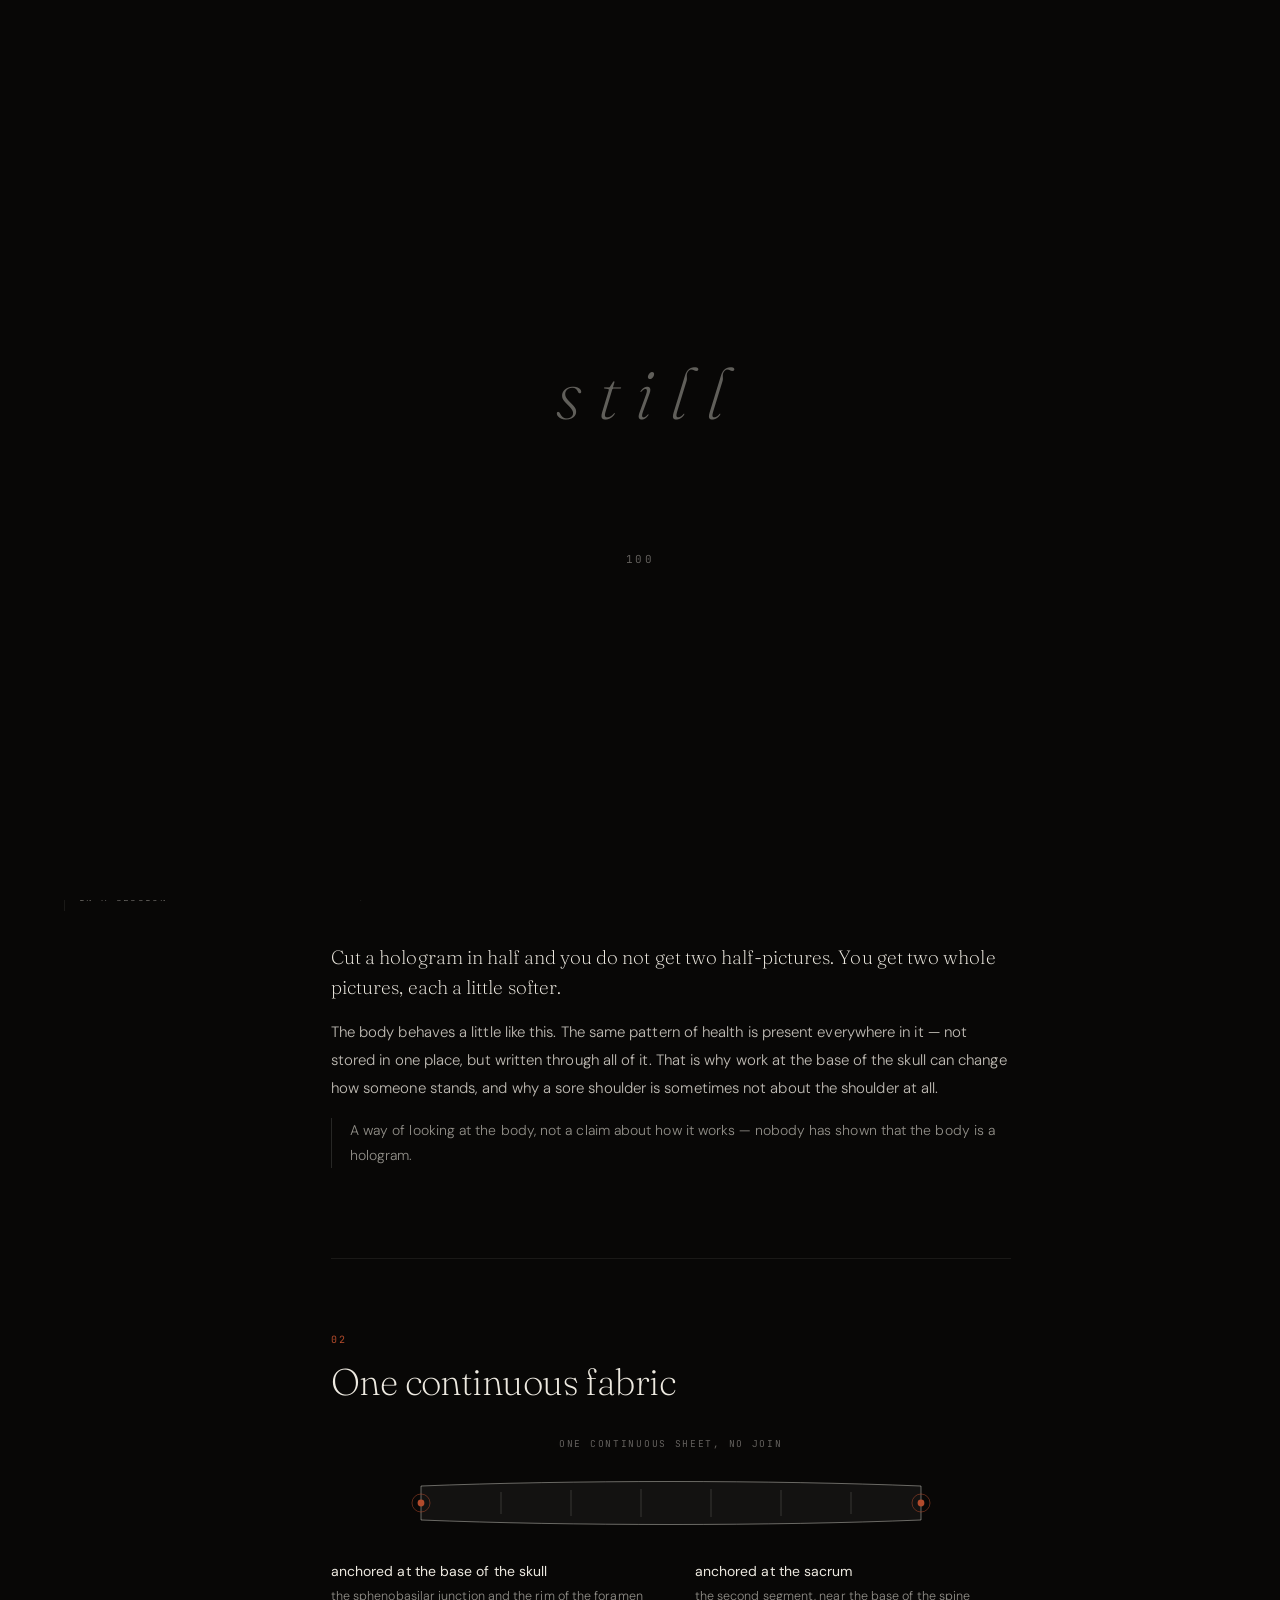
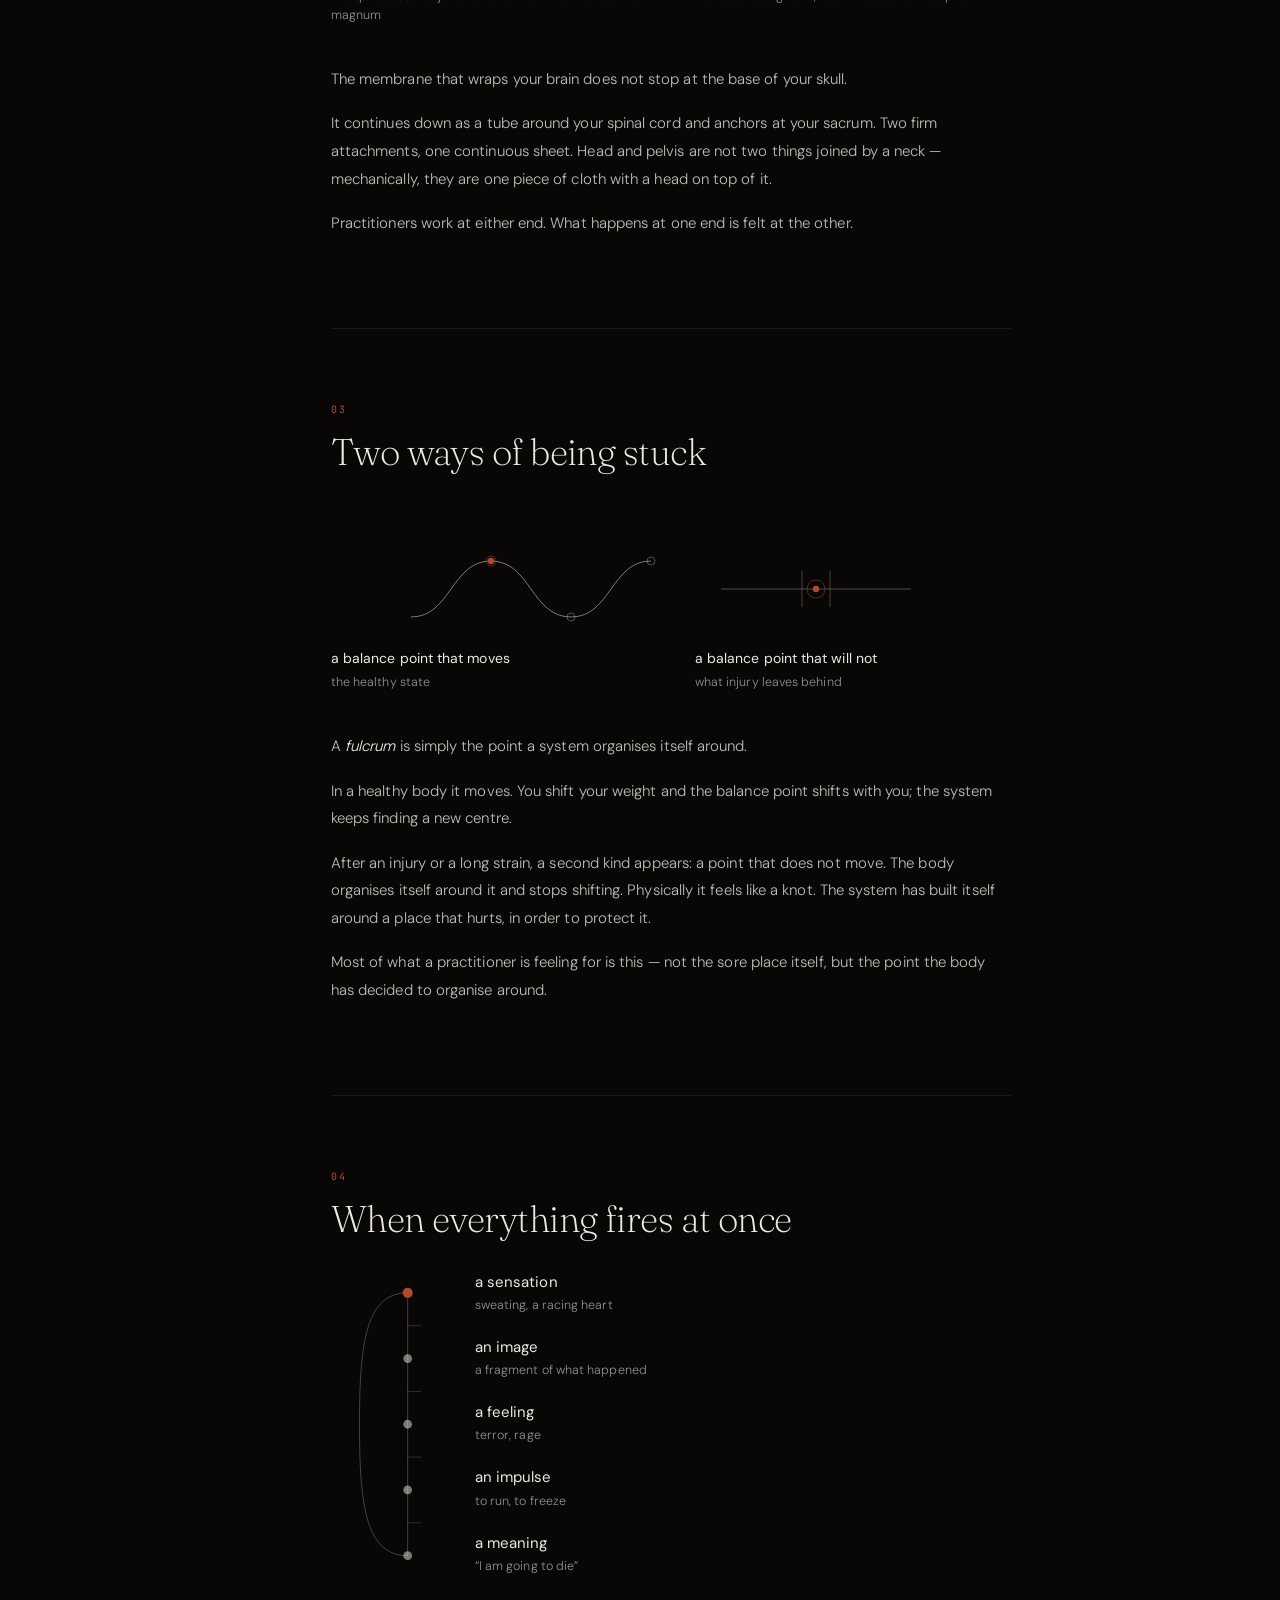
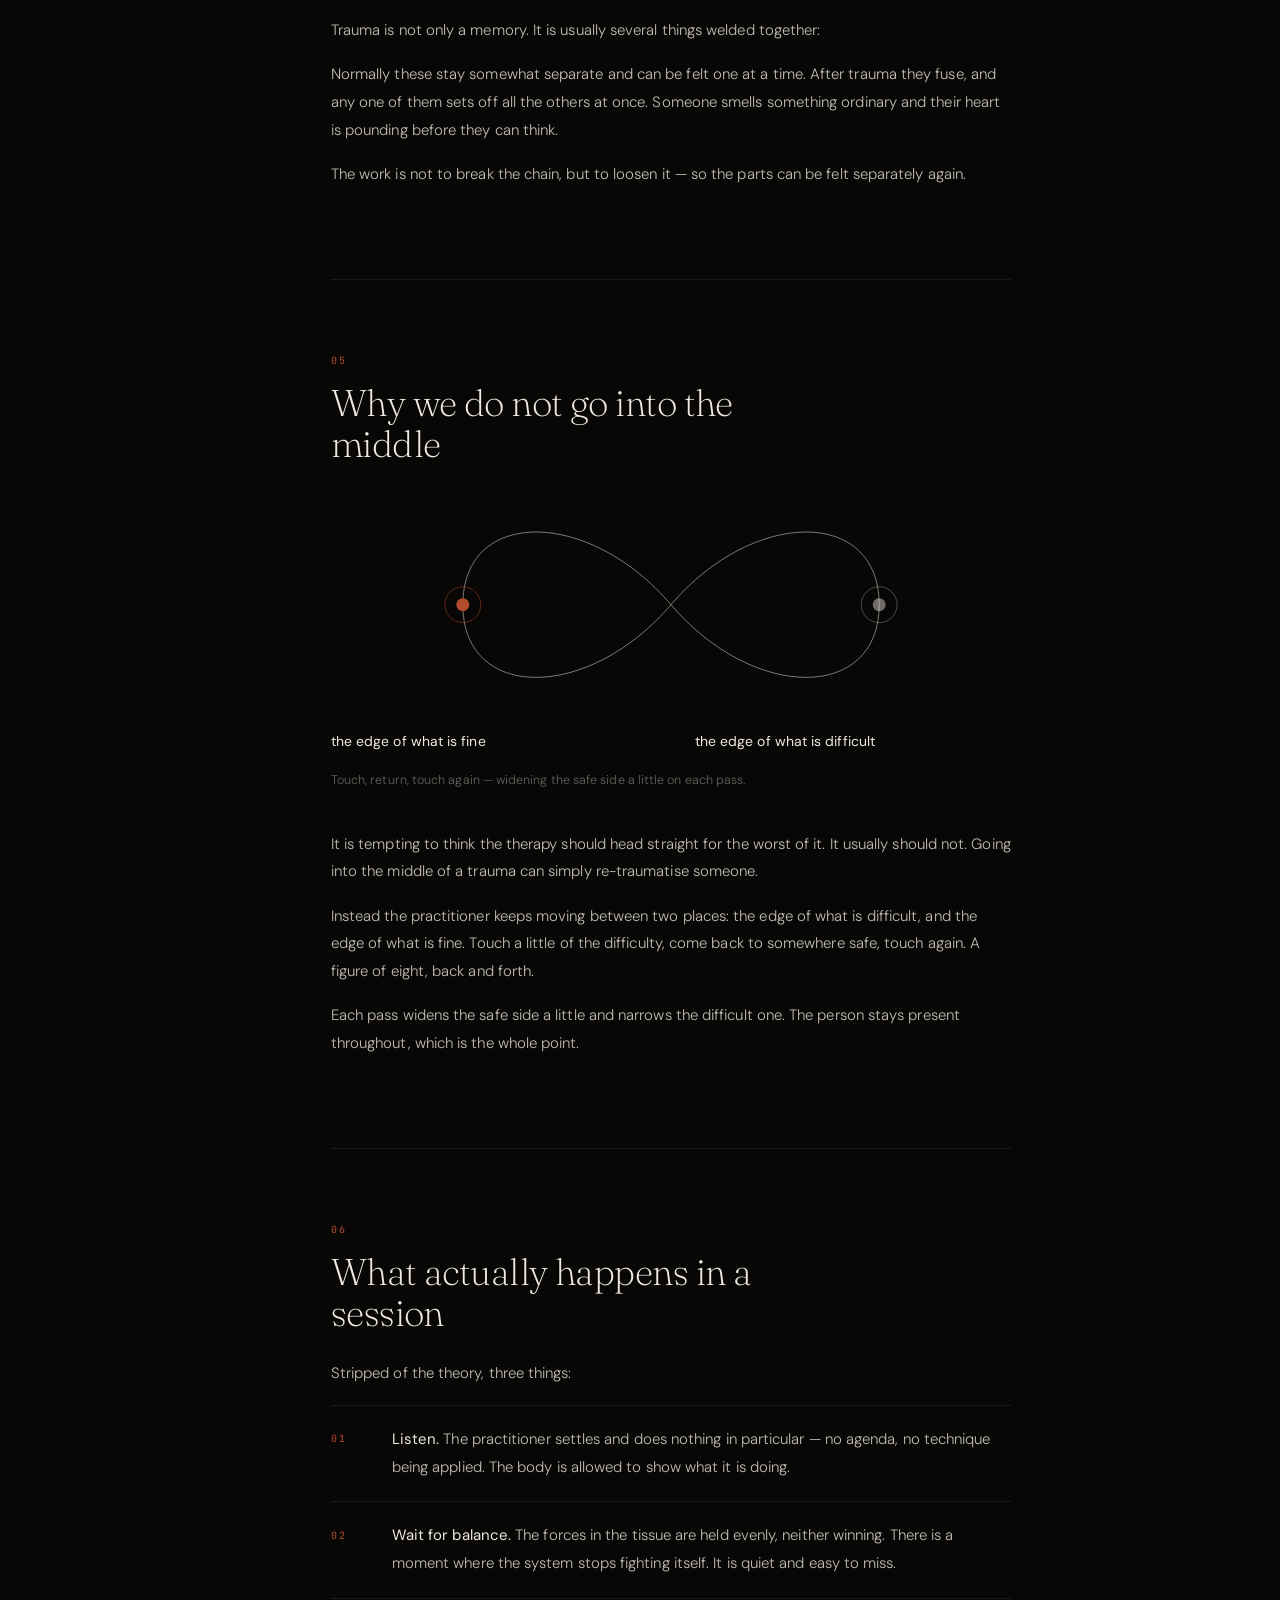
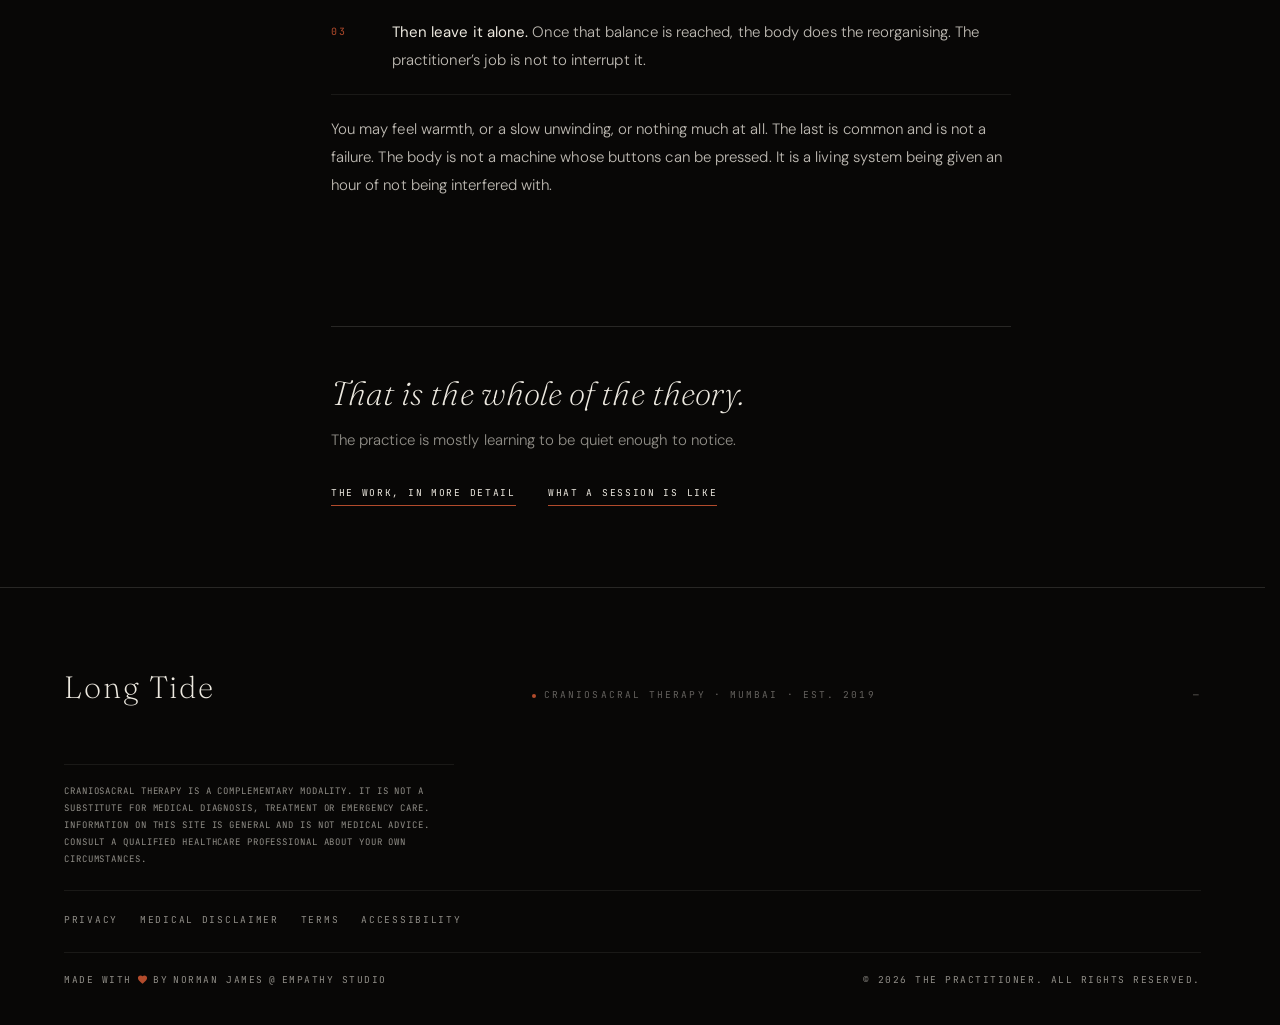
<file: understanding.html>
<!DOCTYPE html>
<html lang="en">
<head>
<meta charset="utf-8">
<meta name="viewport" content="width=device-width, initial-scale=1, viewport-fit=cover">
<title>Understanding the Work — Long Tide, Craniosacral Therapy in Mumbai</title>
<meta name="description" content="What craniosacral practitioners mean by a fulcrum, a tide and a still point — the ideas behind the work, explained plainly for anyone, without the jargon.">
<meta name="theme-color" content="#080706">
<link rel="icon" href="data:image/svg+xml,%3Csvg xmlns='http://www.w3.org/2000/svg' viewBox='0 0 32 32'%3E%3Crect width='32' height='32' fill='%23080706'/%3E%3Cg fill='none' stroke='%23EDE9E0' stroke-width='1'%3E%3Ccircle cx='16' cy='16' r='2' fill='%23B24B2C' stroke='none'/%3E%3Cpath d='M11.2 16a4.8 4.8 0 0 1 4.8-4.8M20.8 16a4.8 4.8 0 0 1-4.8 4.8'/%3E%3Cpath d='M6.6 16a9.4 9.4 0 0 1 9.4-9.4M25.4 16a9.4 9.4 0 0 1-9.4 9.4'/%3E%3C/g%3E%3C/svg%3E">
<script>
(function () {
  var d = document.documentElement;
  d.classList.add('first-frame');
  try {
    var arrived = sessionStorage.getItem('sp:nav') === '1';
    /* the panel is claimed here, synchronously, so it is covering at first
       paint — not after a script has had time to run */
    if (!arrived) d.classList.add('is-loading');
    if (arrived) {
      sessionStorage.removeItem('sp:nav');
      window.SP_ARRIVED = true;
      d.classList.add('nav-in');
      /* if any module fails to run, the page must never stay covered */
      setTimeout(function () { d.classList.remove('nav-in'); }, 3000);
    }
  } catch (e) {}
})();
</script>
<link rel="stylesheet" href="assets/css/fonts.css">
<link rel="stylesheet" href="assets/css/core.css">
<link rel="stylesheet" href="assets/css/pages.css">
</head>
<body>
<div class="preloader" aria-hidden="true">
  <span class="preloader__word">still</span>
  <span class="preloader__rule" aria-hidden="true"></span>
  <span class="preloader__count">000</span>
</div>
<div class="curtain" aria-hidden="true"></div>
<div class="grain" aria-hidden="true"></div>
<div class="atmos" aria-hidden="true"></div>
<div class="vignette" aria-hidden="true"></div>
<canvas id="atmos-canvas" aria-hidden="true"></canvas>
<div class="cursor-dot" aria-hidden="true"></div>
<div class="cursor-ring" aria-hidden="true"></div>

<aside class="rail" aria-label="Site">
  <a class="rail__mark" href="index.html"><span>Long Tide</span></a>
  <button class="rail__toggle" data-open-index aria-expanded="false">Index</button>
  <span class="rail__index">REF — 01</span>
</aside>

<div class="index" id="index" role="dialog" aria-modal="true" aria-label="Index">
  <div class="index__top">
    <span class="mono mono--wide" style="color:var(--text-60)">Long Tide — Index</span>
    <button class="index__close">Close</button>
  </div>
  <nav class="index__body" aria-label="Primary">
    <a class="index__link" href="index.html"><span class="n">01</span><span class="t">The Inscription</span><span class="m">Enter</span></a>
    <a class="index__link" href="the-work.html"><span class="n">02</span><span class="t">The Work</span><span class="m">Doctrine</span></a>
    <a class="index__link" href="sessions.html"><span class="n">03</span><span class="t">Sessions</span><span class="m">Practice</span></a>
    <a class="index__link" href="about.html"><span class="n">04</span><span class="t">The Practitioner</span><span class="m">Lineage</span></a>
    <a class="index__link" href="resources.html"><span class="n">05</span><span class="t">Resources</span><span class="m">Archive</span></a>
    <a class="index__link" href="contact.html"><span class="n">06</span><span class="t">Contact</span><span class="m">Threshold</span></a>
  </nav>
  <nav class="index__legal" aria-label="Reference">
    <a href="understanding.html">Understanding the work</a>
    <a href="the-room.html">The room</a>
    <a href="privacy.html">Privacy</a>
    <a href="disclaimer.html">Medical disclaimer</a>
    <a href="terms.html">Terms</a>
    <a href="accessibility.html">Accessibility</a>
  </nav>
  <div class="index__foot">
    <span class="mono mono--sm" style="color:var(--text-20)"><span data-site="city">Mumbai</span></span>
    <span class="mono mono--sm" style="color:var(--text-20)">Est. <span data-site="founded">2019</span></span>
  </div>
</div>

<main id="main">

<section class="uo" aria-labelledby="uo-title">
  <header class="uo__head">
    <p class="uo__kicker">Reference &middot; 01</p>
    <h1 class="uo__title" id="uo-title">Understanding <em>the work</em></h1>
    <p class="uo__standfirst">The ideas behind craniosacral therapy, in plain language.
    Six short sections &mdash; about three minutes, no training required.</p>
    <p class="uo__honest">
      <span class="uo__honestLabel">Please read this first</span>
      This page describes how practitioners <em>think</em> about the body. It is a model, not a
      claim about mechanism: none of it has been proven, and none of it is medical advice.
      If you are deciding whether to try the work, the
      <a href="disclaimer.html">medical disclaimer</a> is the page that matters.
    </p>
  </header>

  <div class="uo__grid">
    <nav class="uo__rail" aria-label="Depth of this page">
      <p class="uo__railTitle">From surface<br>to depth</p>
      <ol>
        <li><a class="uo__stop" href="#surface" data-depth="0"><span class="uo__tick" aria-hidden="true"></span>The whole in every part</a></li>
        <li><a class="uo__stop" href="#fascia" data-depth="1"><span class="uo__tick" aria-hidden="true"></span>One continuous fabric</a></li>
        <li><a class="uo__stop" href="#structure" data-depth="2"><span class="uo__tick" aria-hidden="true"></span>Two ways of being stuck</a></li>
        <li><a class="uo__stop" href="#nerves" data-depth="3"><span class="uo__tick" aria-hidden="true"></span>When everything fires at once</a></li>
        <li><a class="uo__stop" href="#tide" data-depth="4"><span class="uo__tick" aria-hidden="true"></span>Why we do not go into the middle</a></li>
        <li><a class="uo__stop" href="#stillness" data-depth="5"><span class="uo__tick" aria-hidden="true"></span>What actually happens in a session</a></li>
      </ol>
    </nav>

    <article class="uo__body">

      <section class="uo__sec" id="surface" data-depth="0">
        <p class="uo__eyebrow">01</p>
        <h2 class="uo__h2">The whole in every part</h2>
        <figure class="uo__fig uo__fig--pair">
        <div class="uo__figArt"><svg class="uo__svg" viewBox="0 0 366 120" role="img" aria-labelledby="fig1t">
          <title id="fig1t">A whole plate, then the same plate cut into four, each piece still carrying the whole pattern.</title>
          <g fill="none" stroke="currentColor">
            <rect x="2" y="1" width="118" height="118" stroke-opacity=".8"/>
            <g stroke-opacity=".42">
              <circle cx="61" cy="60" r="44"/><circle cx="61" cy="60" r="31"/>
              <circle cx="61" cy="60" r="19"/><circle cx="61" cy="60" r="8"/>
            </g>
            <g stroke-opacity=".3"><path d="M160 60h30"/><path d="M183 55l7 5-7 5"/></g>
            <g stroke-opacity=".42">
              <rect x="228" y="3" width="54" height="54"/><rect x="288" y="3" width="54" height="54"/>
              <rect x="228" y="63" width="54" height="54"/><rect x="288" y="63" width="54" height="54"/>
              <circle cx="255" cy="30" r="20"/><circle cx="255" cy="30" r="14"/>
              <circle cx="255" cy="30" r="8"/><circle cx="255" cy="30" r="3.2"/>
              <circle cx="315" cy="30" r="20"/><circle cx="315" cy="30" r="14"/>
              <circle cx="315" cy="30" r="8"/><circle cx="315" cy="30" r="3.2"/>
              <circle cx="255" cy="90" r="20"/><circle cx="255" cy="90" r="14"/>
              <circle cx="255" cy="90" r="8"/><circle cx="255" cy="90" r="3.2"/>
              <circle cx="315" cy="90" r="20"/><circle cx="315" cy="90" r="14"/>
              <circle cx="315" cy="90" r="8"/><circle cx="315" cy="90" r="3.2"/>
            </g>
          </g>
          <circle cx="61" cy="60" r="2.6" class="uo__accent"/>
        </svg></div>
        <div class="uo__figCaps">
          <p class="uo__cap"><b>one plate</b></p>
          <p class="uo__cap"><b>cut into four, each still whole</b></p>
        </div>
      </figure>
        <div class="uo__prose">
      <p class="uo__lead">Cut a hologram in half and you do not get two half-pictures. You get two whole pictures, each a little softer.</p>
      <p>The body behaves a little like this. The same pattern of health is present everywhere in it &mdash; not stored in one place, but written through all of it. That is why work at the base of the skull can change how someone stands, and why a sore shoulder is sometimes not about the shoulder at all.</p>
      <p class="uo__caveat">A way of looking at the body, not a claim about how it works &mdash; nobody has shown that the body is a hologram.</p>
    </div>
      </section>
      <section class="uo__sec" id="fascia" data-depth="1">
        <p class="uo__eyebrow">02</p>
        <h2 class="uo__h2">One continuous fabric</h2>
        <figure class="uo__fig uo__fig--pair">
        <p class="uo__figMid">one continuous sheet, no join</p>
        <div class="uo__figArt"><svg class="uo__svg" viewBox="0 0 560 76" role="img" aria-labelledby="fig2t">
          <title id="fig2t">One continuous band running from the base of the skull to the sacrum, anchored at both ends, with no join in between.</title>
          <path d="M30 20C180 14 380 14 530 20L530 54C380 60 180 60 30 54Z"
                fill="currentColor" fill-opacity=".05" stroke="currentColor" stroke-opacity=".42"/>
          <g stroke="currentColor" stroke-opacity=".16">
            <path d="M110 26v22"/><path d="M180 24v26"/><path d="M250 23v28"/>
            <path d="M320 23v28"/><path d="M390 24v26"/><path d="M460 26v22"/>
          </g>
          <g fill="none" stroke="currentColor">
            <circle cx="30" cy="37" r="9" class="uo__accent-ring"/>
            <circle cx="530" cy="37" r="9" class="uo__accent-ring"/>
          </g>
          <circle cx="30" cy="37" r="3.4" class="uo__accent"/>
          <circle cx="530" cy="37" r="3.4" class="uo__accent"/>
        </svg></div>
        <div class="uo__figCaps">
          <p class="uo__cap"><b>anchored at the base of the skull</b><span>the sphenobasilar junction and the rim of the foramen magnum</span></p>
          <p class="uo__cap"><b>anchored at the sacrum</b><span>the second segment, near the base of the spine</span></p>
        </div>
      </figure>
        <div class="uo__prose">
      <p>The membrane that wraps your brain does not stop at the base of your skull.</p>
      <p>It continues down as a tube around your spinal cord and anchors at your sacrum. Two firm attachments, one continuous sheet. Head and pelvis are not two things joined by a neck &mdash; mechanically, they are one piece of cloth with a head on top of it.</p>
      <p>Practitioners work at either end. What happens at one end is felt at the other.</p>
    </div>
      </section>
      <section class="uo__sec" id="structure" data-depth="2">
        <p class="uo__eyebrow">03</p>
        <h2 class="uo__h2">Two ways of being stuck</h2>
        <figure class="uo__fig uo__fig--pair">
        <div class="uo__figArt"><svg class="uo__svg" viewBox="0 0 560 124" role="img" aria-labelledby="fig3t">
          <title id="fig3t">Left: a balance point on a moving wave, in three positions. Right: a balance point clamped to a fixed line.</title>
          <g fill="none" stroke="currentColor">
            <path d="M20 112c40 0 40-56 80-56s40 56 80 56 40-56 80-56" stroke-opacity=".5"/>
            <circle cx="100" cy="56" r="5" class="uo__accent-ring"/>
            <circle cx="180" cy="112" r="4" stroke-opacity=".3"/>
            <circle cx="260" cy="56" r="4" stroke-opacity=".3"/>
            <path d="M330 84h190" stroke-opacity=".3"/>
            <circle cx="425" cy="84" r="9" class="uo__accent-ring"/>
            <g stroke-opacity=".26"><path d="M411 66v36"/><path d="M439 66v36"/></g>
          </g>
          <circle cx="100" cy="56" r="3.2" class="uo__accent"/>
          <circle cx="425" cy="84" r="3.2" class="uo__accent"/>
        </svg></div>
        <div class="uo__figCaps">
          <p class="uo__cap"><b>a balance point that moves</b><span>the healthy state</span></p>
          <p class="uo__cap"><b>a balance point that will not</b><span>what injury leaves behind</span></p>
        </div>
      </figure>
        <div class="uo__prose">
      <p>A <em>fulcrum</em> is simply the point a system organises itself around.</p>
      <p>In a healthy body it moves. You shift your weight and the balance point shifts with you; the system keeps finding a new centre.</p>
      <p>After an injury or a long strain, a second kind appears: a point that does not move. The body organises itself around it and stops shifting. Physically it feels like a knot. The system has built itself around a place that hurts, in order to protect it.</p>
      <p>Most of what a practitioner is feeling for is this &mdash; not the sore place itself, but the point the body has decided to organise around.</p>
    </div>
      </section>
      <section class="uo__sec" id="nerves" data-depth="3">
        <p class="uo__eyebrow">04</p>
        <h2 class="uo__h2">When everything fires at once</h2>
        <figure class="uo__fig uo__fig--stack">
        <div class="uo__figArt"><svg class="uo__svg uo__svg--tall" viewBox="0 0 84 260" role="img" aria-labelledby="fig4t">
          <title id="fig4t">Five parts of one experience on a closed rail, so that touching any one of them starts the whole circuit.</title>
          <g fill="none" stroke="currentColor" stroke-opacity=".26">
            <path d="M70 10v240"/>
            <path d="M70 250C32 250 26 205 26 130S32 10 70 10"/>
          </g>
          <g stroke="currentColor" stroke-opacity=".18"><path d="M70 40h12"/><path d="M70 100h12"/><path d="M70 160h12"/><path d="M70 220h12"/></g>
          <circle cx="70" cy="10" r="4.6" class="uo__accent"/>
          <g fill="currentColor" opacity=".5">
            <circle cx="70" cy="70" r="4"/><circle cx="70" cy="130" r="4"/>
            <circle cx="70" cy="190" r="4"/><circle cx="70" cy="250" r="4"/>
          </g>
        </svg><svg class="uo__svg uo__svg--narrow" viewBox="0 0 560 80" role="img" aria-labelledby="fig4t-n">
          <title id="fig4t-n">Five parts of one experience on a closed rail, so that touching any one of them starts the whole circuit.</title>
          <g fill="none" stroke="currentColor" stroke-opacity=".26">
            <path d="M20 54H540"/>
            <path d="M540 54C540 22 20 22 20 54"/>
          </g>
          <circle cx="20" cy="54" r="5" class="uo__accent"/>
          <g fill="currentColor" opacity=".5">
            <circle cx="150" cy="54" r="5"/><circle cx="280" cy="54" r="5"/>
            <circle cx="410" cy="54" r="5"/><circle cx="540" cy="54" r="5"/>
          </g>
        </svg></div>
        <ul class="uo__keys">
          <li><b>a sensation</b><span>sweating, a racing heart</span></li>
          <li><b>an image</b><span>a fragment of what happened</span></li>
          <li><b>a feeling</b><span>terror, rage</span></li>
          <li><b>an impulse</b><span>to run, to freeze</span></li>
          <li><b>a meaning</b><span>&ldquo;I am going to die&rdquo;</span></li>
        </ul>
      </figure>
        <div class="uo__prose">
      <p>Trauma is not only a memory. It is usually several things welded together:</p>
      <p>Normally these stay somewhat separate and can be felt one at a time. After trauma they fuse, and any one of them sets off all the others at once. Someone smells something ordinary and their heart is pounding before they can think.</p>
      <p>The work is not to break the chain, but to loosen it &mdash; so the parts can be felt separately again.</p>
    </div>
      </section>
      <section class="uo__sec" id="tide" data-depth="4">
        <p class="uo__eyebrow">05</p>
        <h2 class="uo__h2">Why we do not go into the middle</h2>
        <figure class="uo__fig uo__fig--pair">
        <div class="uo__figArt"><svg class="uo__svg" viewBox="0 0 312 120" role="img" aria-labelledby="fig5t">
          <title id="fig5t">A figure of eight whose two loops are the edge of what is difficult and the edge of what is fine.</title>
          <g fill="none" stroke="currentColor">
            <path d="M40 60C40 6 110 6 156 60c46 54 116 54 116 0 0-54-70-54-116 0-46 54-116 54-116 0z" stroke-opacity=".5"/>
            <circle cx="40" cy="60" r="10" class="uo__accent-ring"/>
            <circle cx="272" cy="60" r="10" stroke-opacity=".3"/>
          </g>
          <circle cx="40" cy="60" r="3.6" class="uo__accent"/>
          <circle cx="272" cy="60" r="3.6" fill="currentColor" opacity=".45"/>
        </svg></div>
        <div class="uo__figCaps">
          <p class="uo__cap"><b>the edge of what is fine</b></p>
          <p class="uo__cap"><b>the edge of what is difficult</b></p>
        </div>
        <p class="uo__figNote">Touch, return, touch again &mdash; widening the safe side a little on each pass.</p>
      </figure>
        <div class="uo__prose">
      <p>It is tempting to think the therapy should head straight for the worst of it. It usually should not. Going into the middle of a trauma can simply re-traumatise someone.</p>
      <p>Instead the practitioner keeps moving between two places: the edge of what is difficult, and the edge of what is fine. Touch a little of the difficulty, come back to somewhere safe, touch again. A figure of eight, back and forth.</p>
      <p>Each pass widens the safe side a little and narrows the difficult one. The person stays present throughout, which is the whole point.</p>
    </div>
      </section>
      <section class="uo__sec" id="stillness" data-depth="5">
        <p class="uo__eyebrow">06</p>
        <h2 class="uo__h2">What actually happens in a session</h2>
        
        <div class="uo__prose">
      <p>Stripped of the theory, three things:</p>
      <ol class="uo__steps">
        <li><span class="uo__n">01</span><div><strong>Listen.</strong> The practitioner settles and does nothing in particular &mdash; no agenda, no technique being applied. The body is allowed to show what it is doing.</div></li>
        <li><span class="uo__n">02</span><div><strong>Wait for balance.</strong> The forces in the tissue are held evenly, neither winning. There is a moment where the system stops fighting itself. It is quiet and easy to miss.</div></li>
        <li><span class="uo__n">03</span><div><strong>Then leave it alone.</strong> Once that balance is reached, the body does the reorganising. The practitioner&rsquo;s job is not to interrupt it.</div></li>
      </ol>
      <p>You may feel warmth, or a slow unwinding, or nothing much at all. The last is common and is not a failure. The body is not a machine whose buttons can be pressed. It is a living system being given an hour of not being interfered with.</p>
    </div>
      </section>

      <footer class="uo__end">
        <p class="uo__endLine">That is the whole of the theory.</p>
        <p class="uo__endText">The practice is mostly learning to be quiet enough to notice.</p>
        <p class="uo__endLinks">
          <a href="the-work.html">The work, in more detail</a>
          <a href="sessions.html">What a session is like</a>
        </p>
      </footer>
    </article>
  </div>
</section>

</main>

<footer class="foot">
  <div class="wrap">
    <div class="foot__line">
      <span class="foot__id">Long&nbsp;Tide</span>
      <span class="foot__status"><span class="foot__dot"></span>Craniosacral therapy &middot; <span data-site="city">Mumbai</span> &middot; Est. <span data-site="founded">2019</span></span>
      <span class="foot__status" data-clock>&mdash;</span>
    </div>
    <p class="foot__legal">
      Craniosacral therapy is a complementary modality. It is not a substitute for medical diagnosis, treatment or emergency care. Information on this site is general and is not medical advice. Consult a qualified healthcare professional about your own circumstances.
    </p>
    <nav class="foot__nav" aria-label="Legal and accessibility">
      <a href="privacy.html">Privacy</a>
      <a href="disclaimer.html">Medical disclaimer</a>
      <a href="terms.html">Terms</a>
      <a href="accessibility.html">Accessibility</a>
    </nav>

    <div class="foot__colophon">
      <p class="foot__made">
        Made with
        <svg class="foot__heart" viewBox="0 0 24 24" role="img" aria-label="love" focusable="false"><path fill="currentColor" d="M12 21.35l-1.45-1.32C5.4 15.36 2 12.28 2 8.5 2 5.42 4.42 3 7.5 3c1.74 0 3.41.81 4.5 2.09C13.09 3.81 14.76 3 16.5 3 19.58 3 22 5.42 22 8.5c0 3.78-3.4 6.86-8.55 11.54L12 21.35z"/></svg>
        by <span data-site="designer">Norman James</span> @ <span data-site="studio">Empathy Studio</span>
      </p>
      <p class="foot__copy">&copy; <span data-year>2026</span> <span data-site="practitioner">The Practitioner</span>. All rights reserved.</p>
    </div>
  </div>
</footer>

<script src="assets/vendor/gsap.min.js"></script>
<script src="assets/vendor/ScrollTrigger.min.js"></script>
<script src="assets/vendor/lenis.min.js"></script>
<script src="assets/vendor/three.min.js"></script>
<script src="assets/js/config.js"></script>
<script src="assets/js/split-text.js"></script>
<script src="assets/js/cursor.js"></script>
<script src="assets/js/preloader.js"></script>
<script src="assets/js/lenis-init.js"></script>
<script src="assets/js/animations.js"></script>
<script src="assets/js/transitions.js"></script>
<script src="assets/js/atmos.js"></script>
<script src="assets/js/form.js"></script>
<script src="assets/js/app.js"></script>
<script src="assets/js/page.js"></script>
</body>
</html>
</file>
<file: assets/css/fonts.css>
/* Self-hosted Latin subset. Fraunces, DM Sans, JetBrains Mono (SIL OFL). */
@font-face{font-family:'DM Sans';font-style:normal;font-weight:300 500;font-display:swap;src:url([data-uri]) format('woff2');unicode-range:U+0000-00FF,U+0131,U+0152-0153,U+02BB-02BC,U+02C6,U+02DA,U+02DC,U+0304,U+0308,U+0329,U+2000-206F,U+2074,U+20AC,U+2122,U+2191,U+2193,U+2212,U+2215,U+FEFF,U+FFFD;}
@font-face{font-family:'Fraunces';font-style:italic;font-weight:200 400;font-display:swap;src:url([data-uri]) format('woff2');unicode-range:U+0000-00FF,U+0131,U+0152-0153,U+02BB-02BC,U+02C6,U+02DA,U+02DC,U+0304,U+0308,U+0329,U+2000-206F,U+2074,U+20AC,U+2122,U+2191,U+2193,U+2212,U+2215,U+FEFF,U+FFFD;}
@font-face{font-family:'Fraunces';font-style:normal;font-weight:200 400;font-display:swap;src:url([data-uri]) format('woff2');unicode-range:U+0000-00FF,U+0131,U+0152-0153,U+02BB-02BC,U+02C6,U+02DA,U+02DC,U+0304,U+0308,U+0329,U+2000-206F,U+2074,U+20AC,U+2122,U+2191,U+2193,U+2212,U+2215,U+FEFF,U+FFFD;}
@font-face{font-family:'JetBrains Mono';font-style:normal;font-weight:400;font-display:swap;src:url([data-uri]) format('woff2');unicode-range:U+0000-00FF,U+0131,U+0152-0153,U+02BB-02BC,U+02C6,U+02DA,U+02DC,U+0304,U+0308,U+0329,U+2000-206F,U+2074,U+20AC,U+2122,U+2191,U+2193,U+2212,U+2215,U+FEFF,U+FFFD;}
@font-face{font-family:'JetBrains Mono';font-style:normal;font-weight:500;font-display:swap;src:url([data-uri]) format('woff2');unicode-range:U+0000-00FF,U+0131,U+0152-0153,U+02BB-02BC,U+02C6,U+02DA,U+02DC,U+0304,U+0308,U+0329,U+2000-206F,U+2074,U+20AC,U+2122,U+2191,U+2193,U+2212,U+2215,U+FEFF,U+FFFD;}
</file>
<file: assets/css/core.css>
/* ---------- atmosphere canvas (Three.js fog) ------------------------------ */
/* Unstyled, this paints over the whole document. It must be fixed and behind. */
#atmos-canvas{
  position:fixed;inset:0;width:100%;height:100%;z-index:-1;
  /* starts clear; app.js fades it in once the fog is running, so a slow
     shader compile can never pop into view mid-reveal */
  opacity:0;pointer-events:none;display:block;
}
/* ==========================================================================
   STILL POINT — Cinematic system
   Governing principle: "Not loud."
   Void → bone → one ember. Sharp edges only. No glass, no rounded cards.
   ========================================================================== */

:root{
  /* Emotional logic, not hex-picking: warm-black void, bone text, one ember */
  --void:      #080706;
  --void-2:    #0C0A08;
  --void-3:    #12100D;
  --text:      #EDE9E0;
  --text-80:   rgba(237,233,224,.80);
  --text-60:   rgba(237,233,224,.60);
  --text-40:   rgba(237,233,224,.40);
  --text-20:   rgba(237,233,224,.20);
  --line:      rgba(237,233,224,.14);
  --line-soft: rgba(237,233,224,.08);
  --accent:    #B24B2C;      /* terracotta — used once per screen */
  --accent-40: rgba(178,75,44,.4);

  --display:'Fraunces','Iowan Old Style',Georgia,serif;
  --body:'DM Sans',-apple-system,'Segoe UI',Helvetica,sans-serif;
  --mono:'JetBrains Mono',ui-monospace,Menlo,Consolas,monospace;

  --ease-out: cubic-bezier(.22,1,.36,1);
  --ease-power4: cubic-bezier(.16,1,.3,1);

  --pad: clamp(20px,5vw,72px);
  --rail: 64px;              /* vertical nav rail width */
}

*,*::before,*::after{box-sizing:border-box}
html{-webkit-text-size-adjust:100%}
/* The void is painted on <html>, never <body>, so the fixed Three.js layer
   can sit at z-index:-1 and still be visible above the page background. */
html{
  background-color:var(--void);
  /* reserved, always: locking scroll for the preloader or a transition must
     not reflow the page by the width of the scrollbar */
  scrollbar-gutter:stable;
  overscroll-behavior-y:none;
}
html.is-locked,html.is-locked body{overflow:hidden}
body{background:transparent;color:var(--text)}
body{
  margin:0;
  font-family:var(--body);font-weight:300;
  font-size:clamp(15px,1.05vw,17px);
  line-height:1.8;                 /* generous — respect for the reader */
  letter-spacing:.005em;
  -webkit-font-smoothing:antialiased;
  -moz-osx-font-smoothing:grayscale;
  overflow-x:clip;
}
img,video,svg{display:block;max-width:100%}
img{height:auto}
a{color:inherit;text-decoration:none}
button{font:inherit;color:inherit;background:none;border:0;cursor:pointer}
h1,h2,h3,h4,p,figure,blockquote,dl,dd,ul,ol{margin:0}
ul,ol{padding:0;list-style:none}
::selection{background:var(--accent);color:var(--void)}
:focus-visible{outline:1px solid var(--accent);outline-offset:5px}

/* ---------- type ------------------------------------------------------- */
.display{
  font-family:var(--display);font-weight:200;
  line-height:.94;letter-spacing:-.02em;
  font-optical-sizing:auto;
  font-variation-settings:'SOFT' 0,'WONK' 0;
}
.display em{font-style:italic;font-variation-settings:'SOFT' 0,'WONK' 1}

.h-hero{font-size:clamp(56px,13vw,190px);line-height:.86;letter-spacing:.02em}
.h-1{font-size:clamp(34px,5.4vw,82px);line-height:.96;letter-spacing:-.018em}
.h-2{font-size:clamp(26px,3.6vw,54px);line-height:1.02;letter-spacing:-.015em}
.h-3{font-size:clamp(20px,2.2vw,30px);line-height:1.16;letter-spacing:-.01em}

.mono{
  font-family:var(--mono);font-weight:400;
  font-size:10.5px;letter-spacing:.22em;text-transform:uppercase;
  line-height:1.4;
}
.mono--sm{font-size:9.5px;letter-spacing:.26em}
.mono--wide{letter-spacing:.4em}

.body-lg{font-size:clamp(16.5px,1.35vw,19.5px);line-height:1.72;color:var(--text-80)}
.muted{color:var(--text-60)}
.faint{color:var(--text-40)}

/* huge numerals — weight 200 reads expensive on dark */
.numeral{
  font-family:var(--display);font-weight:200;
  font-size:clamp(40px,7vw,104px);line-height:.9;letter-spacing:-.03em;
}

/* ---------- layout ----------------------------------------------------- */
.rail-space{padding-right:calc(var(--rail))}
.wrap{width:100%;max-width:1420px;margin-inline:auto;padding-inline:var(--pad)}
section{position:relative}

.band{padding-block:clamp(72px,11vw,168px)}
.band--tight{padding-block:clamp(48px,7vw,104px)}

.rule{height:1px;background:var(--line);border:0;margin:0}
.rule--draw{transform-origin:left;transform:scaleX(0)}

/* asymmetric, no two the same */
.split{display:grid;gap:clamp(28px,5vw,88px)}
.split--7-5{grid-template-columns:minmax(0,7fr) minmax(0,5fr)}
.split--5-7{grid-template-columns:minmax(0,5fr) minmax(0,7fr)}
.split--4-8{grid-template-columns:minmax(0,4fr) minmax(0,8fr)}

.gutter-note{
  display:grid;grid-template-columns:clamp(90px,12vw,150px) minmax(0,1fr);
  gap:clamp(20px,4vw,56px);
}

/* ---------- the cursor ------------------------------------------------- */
.cursor-dot,.cursor-ring{
  position:fixed;top:0;left:0;z-index:9998;pointer-events:none;
  border-radius:999px;will-change:transform;
  mix-blend-mode:difference;
}
.cursor-dot{
  width:8px;height:8px;background:var(--text);
  margin:-4px 0 0 -4px;
  scale:1;opacity:0;
  transition:opacity .3s,scale .4s var(--ease-power4);
}
.cursor-ring{
  width:40px;height:40px;margin:-20px 0 0 -20px;
  border:1px solid rgba(237,233,224,.55);
  /* the individual `scale` property composes with GSAP's transform,
     so the hover growth never fights the pointer tracking */
  scale:1;opacity:0;
  transition:scale .45s var(--ease-power4),opacity .4s,border-color .3s;
}
body.cursor-over-link .cursor-ring{scale:2.5;border-color:rgba(178,75,44,.9)}
body.cursor-in-void .cursor-ring{opacity:.2}
body.cursor-in-void .cursor-dot{opacity:.2}
@media (hover:none),(pointer:coarse){.cursor-dot,.cursor-ring{display:none}}

/* ---------- preloader -------------------------------------------------- */
.preloader{
  position:fixed;inset:0;z-index:9999;background:var(--void);
  /* hidden unless JS claimed the page (inline .first-frame in <head>):
     a CSS-visible preloader would trap no-JS visitors on "still 000" forever */
  display:none;
  flex-direction:column;align-items:center;justify-content:center;
  gap:clamp(28px,5vh,56px);
}
/* Its own gate, independent of .first-frame: boot strips .first-frame early
   (to release the reveal primitives) while the preloader is still counting. */
html.is-loading .preloader{display:flex}
.preloader{transform:translate3d(0,0,0);backface-visibility:hidden}
.preloader__rule{
  width:clamp(90px,12vw,150px);height:1px;background:var(--text-20);
  transform-origin:center;transform:scaleX(0);
}
.preloader__count{font-variant-numeric:tabular-nums}
.preloader__word{
  font-family:var(--display);font-weight:200;font-style:italic;
  font-size:clamp(30px,6vw,72px);
  /* Fixed, not animated. The old version tweened letter-spacing from .5em
     to .16em — a text reflow on every frame. The tighter value is the one
     it was always heading toward, so it now just starts there. */
  letter-spacing:.24em;padding-left:.24em;
  color:var(--text);opacity:.42;
}
.preloader__count{
  font-family:var(--mono);font-size:11px;letter-spacing:.2em;
  color:var(--text-40);font-variant-numeric:tabular-nums;
}
.preloader.is-done{pointer-events:none}

/* ---------- vertical nav rail ------------------------------------------ */
.rail{
  position:fixed;top:0;right:0;bottom:0;width:var(--rail);z-index:900;
  display:flex;flex-direction:column;align-items:center;justify-content:space-between;
  padding-block:clamp(22px,4vh,40px);
  border-left:1px solid var(--line-soft);
  background:linear-gradient(to left,rgba(8,7,6,.72),rgba(8,7,6,0));
  backdrop-filter:blur(3px);
  -webkit-backdrop-filter:blur(3px);
}
.rail__mark{
  writing-mode:vertical-rl;text-orientation:mixed;
  font-family:var(--display);font-weight:200;font-size:15px;
  letter-spacing:.34em;color:var(--text);transform:rotate(180deg);
  white-space:nowrap;display:inline-flex;align-items:baseline;gap:.5em;
}
.rail__toggle{margin-block:auto}
.rail__toggle{
  writing-mode:vertical-rl;
  font-family:var(--mono);font-size:10px;letter-spacing:.3em;text-transform:uppercase;
  color:var(--text-60);padding:12px 0;
  transition:color .3s;
}
.rail__toggle:hover{color:var(--text)}
.rail__index{
  writing-mode:vertical-rl;
  font-family:var(--mono);font-size:9.5px;letter-spacing:.24em;
  color:var(--text-20);
}
@media (max-width:820px){
  :root{--rail:52px}
  .rail__index{display:none}
}

/* ---------- the index overlay (nav) ------------------------------------ */
.index{
  position:fixed;inset:0;z-index:950;
  background:var(--void);
  display:grid;grid-template-rows:auto 1fr auto;
  padding:clamp(24px,4vw,48px);
  clip-path:inset(100% 0 0 0);
  visibility:hidden;
}
.index.is-open{visibility:visible}
.index__top{display:flex;align-items:baseline;justify-content:space-between;gap:24px}
.index__close{
  font-family:var(--mono);font-size:10px;letter-spacing:.3em;text-transform:uppercase;
  color:var(--text-60);padding:8px 0;transition:color .25s;
}
.index__close:hover{color:var(--accent)}
.index__body{align-self:center;display:grid;gap:clamp(10px,1.4vw,18px);max-width:1100px}
.index__link{
  display:grid;grid-template-columns:clamp(46px,6vw,84px) minmax(0,1fr) auto;
  align-items:baseline;gap:clamp(14px,3vw,40px);
  padding-block:clamp(6px,1vw,12px);
  border-bottom:1px solid var(--line-soft);
  opacity:0;transform:translateY(26px);
  transition:opacity .7s var(--ease-out),transform .7s var(--ease-out),border-color .3s;
}
.index__link:hover{border-bottom-color:var(--accent)}
.index__link .n{font-family:var(--mono);font-size:10px;letter-spacing:.2em;color:var(--text-40)}
.index__link .t{
  font-family:var(--display);font-weight:200;
  font-size:clamp(30px,6vw,74px);line-height:1;letter-spacing:-.02em;
  color:var(--text);transition:color .3s,letter-spacing .5s var(--ease-out);
}
.index__link:hover .t{color:var(--accent);letter-spacing:.01em}
.index__link .m{font-family:var(--mono);font-size:9.5px;letter-spacing:.18em;color:var(--text-20);text-transform:uppercase}
.index__foot{display:flex;flex-wrap:wrap;justify-content:space-between;gap:16px;border-top:1px solid var(--line);padding-top:18px}
@media (max-width:700px){ .index__link{grid-template-columns:34px minmax(0,1fr)} .index__link .m{display:none} }

/* ---------- page curtain (transitions) --------------------------------- */
.curtain{
  position:fixed;inset:0;z-index:9990;background:var(--void-2);
  visibility:hidden;pointer-events:none;
  /* translateY, not clip-path: a full-viewport clip-path repaints every
     frame and measured 43 of 43 frames dropped. This one is composited. */
  transform:translate3d(0,100%,0);
  backface-visibility:hidden;
}
/* arriving from another page: the panel is already covering at first paint,
   so the wipe continues from where the previous page left it */
.nav-in .curtain{visibility:visible;transform:translate3d(0,0,0)}
/* on an internal transition the preloader must never appear above the wipe */
.nav-in .preloader{display:none}

/* ---------- split-text word masks --------------------------------------- */
/* Each word sits in an overflow-hidden mask and rises from behind it.
   The padding/negative-margin pair keeps italic descenders from being clipped. */
.sw{
  display:inline-block;overflow:hidden;vertical-align:top;
  padding-bottom:.14em;margin-bottom:-.14em;
}
.sw-i{display:inline-block;will-change:transform}

/* ---------- film grain -------------------------------------------------
   Measured four ways while scrolling, same page, same harness:

     fixed + mix-blend-mode:overlay     46.6 fps
     tiled across the document          46.6 fps
     fixed, no blend                    52.2 fps
     no grain                           57.2 fps

   The blend mode was the expensive one: it forces the whole viewport into
   a single compositing group, so every scroll frame re-blends every pixel.
   Tiling the texture down an 8,600px document was no better — the browser
   re-rasterises tiles as they scroll into view.

   This is the version that keeps the texture: one viewport-sized layer, an
   already-decoded 96px PNG, composited as-is. */
.grain{
  position:fixed;inset:0;z-index:9996;pointer-events:none;
  background-image:url("../img/grain.png");
  background-repeat:repeat;background-size:96px 96px;
  opacity:.5;
}

/* ---------- atmosphere (light falloff — never a "gradient background") -- */
/* ---------- the ambient field ------------------------------------------
   One fixed layer, not three. The atmosphere used to be a WebGL canvas plus
   an .atmos gradient plus a .vignette — three full-viewport composited
   layers, each re-composited on every scroll frame. That is what made this
   site feel heavier than the reference it is measured against.

   Sampled while scrolling: three layers → p50 33ms; one layer → p50 17ms.
   All three were painted with gradients or fog and none of them were ever
   the subject of attention, so they are merged into a single stack of
   background-images on one element. Identical appearance, a third of the
   work.

   The Three.js fog is still in the project and can be switched on in
   config.js (SITE.atmosphere). It is off by default because a live WebGL
   layer costs more than the smoothness it buys. */
.atmos{
  position:fixed;inset:0;z-index:0;pointer-events:none;
  background:
    radial-gradient(58% 44% at 26% 8%, rgba(237,233,224,.055), transparent 70%),
    radial-gradient(70% 60% at 78% 96%, rgba(178,75,44,.035), transparent 72%),
    radial-gradient(120% 90% at 50% 45%, transparent 42%, rgba(8,7,6,.75) 100%);
}
.vignette{display:none}
#atmos-canvas{display:none}
body > main,body > header,body > footer{position:relative;z-index:2}

/* ---------- links ------------------------------------------------------ */
.u-link{
  position:relative;display:inline-flex;align-items:center;gap:9px;
  font-family:var(--mono);font-size:10.5px;letter-spacing:.24em;text-transform:uppercase;
  color:var(--text-80);padding-bottom:5px;
}
.u-link::after{
  content:"";position:absolute;left:0;right:0;bottom:0;height:1px;
  background:var(--text-40);transform-origin:left;
  transition:background-color .35s,transform .45s var(--ease-out);
}
.u-link:hover{color:var(--text)}
.u-link:hover::after{background:var(--accent)}
.u-link svg{transition:transform .4s var(--ease-out)}
.u-link:hover svg{transform:translate(3px,-3px)}

/* action — sharp, hairline, no pill */
.action{
  display:inline-flex;align-items:center;gap:14px;
  border:1px solid var(--line);padding:15px 24px;
  font-family:var(--mono);font-size:10.5px;letter-spacing:.22em;text-transform:uppercase;
  color:var(--text);position:relative;overflow:hidden;
  transition:color .45s var(--ease-out),border-color .45s;
}
.action__fill{
  position:absolute;inset:0;background:var(--accent);
  transform:scaleY(0);transform-origin:bottom;z-index:-1;
  transition:transform .55s var(--ease-power4);
}
.action:hover{color:#0A0807;border-color:var(--accent)}
.action:hover .action__fill{transform:scaleY(1)}
.action svg{transition:transform .4s var(--ease-out)}
.action:hover svg{transform:translate(3px,-3px)}

/* ---------- reveal primitives ------------------------------------------
   IMPORTANT: these are VISIBLE by default. The hidden state is applied by JS
   only, so a no-JS or failed-animation visitor still sees the whole page. */
.first-frame .reveal-up{opacity:0;transform:translateY(34px)}
.first-frame .reveal-fade{opacity:0}
.line-mask{display:block;overflow:hidden}
.line-mask>span{display:block}
.first-frame .line-mask>span{transform:translateY(108%)}
.word{display:inline-block}

/* ---------- footer ----------------------------------------------------- */
.foot{
  border-top:1px solid var(--line);padding-block:clamp(40px,6vw,72px) clamp(24px,3vw,36px);
}
.foot__line{
  display:flex;flex-wrap:wrap;align-items:baseline;justify-content:space-between;
  gap:14px 32px;
}
.foot__id{font-family:var(--display);font-weight:200;font-size:clamp(20px,2.4vw,32px);letter-spacing:.06em}
.foot__status{font-family:var(--mono);font-size:9.5px;letter-spacing:.22em;text-transform:uppercase;color:var(--text-40)}
.foot__dot{
  display:inline-block;width:4px;height:4px;border-radius:99px;background:var(--accent);
  margin-right:8px;vertical-align:middle;
}
.foot__legal{
  margin-top:clamp(28px,4vw,48px);padding-top:18px;border-top:1px solid var(--line-soft);
  font-family:var(--mono);font-size:9px;line-height:1.9;letter-spacing:.1em;
  color:var(--text-20);max-width:78ch;text-transform:uppercase;
}

/* ---------- shared page-header ----------------------------------------- */
.phead{
  min-height:clamp(58vh,72svh,760px);
  display:flex;flex-direction:column;justify-content:flex-end;
  padding-top:clamp(96px,16vh,180px);
  padding-bottom:clamp(40px,6vw,72px);
  border-bottom:1px solid var(--line);
}
.phead__meta{display:flex;flex-wrap:wrap;gap:10px 30px;margin-bottom:clamp(20px,3vw,34px)}

/* ---------- prose ------------------------------------------------------ */
.prose{max-width:66ch}
.prose>*+*{margin-top:1.15em}
.prose p{font-size:clamp(15.5px,1.15vw,17.5px);line-height:1.82;color:var(--text-80)}
.prose h2{font-family:var(--display);font-weight:200;font-size:clamp(24px,3vw,40px);line-height:1.06;letter-spacing:-.018em;margin-top:2.4em;color:var(--text)}
.prose h3{font-family:var(--display);font-weight:200;font-size:clamp(19px,2.1vw,26px);line-height:1.2;letter-spacing:-.01em;margin-top:2em;color:var(--text)}
.prose strong{font-weight:500;color:var(--text)}
.prose em{font-style:italic}
.prose a{color:var(--text);border-bottom:1px solid var(--accent-40)}
.prose a:hover{border-bottom-color:var(--accent)}
.prose ul{display:grid;gap:11px}
.prose ul li{position:relative;padding-left:26px;font-size:clamp(15.5px,1.15vw,17.5px);line-height:1.75;color:var(--text-80)}
.prose ul li::before{
  content:"";position:absolute;left:2px;top:.86em;width:9px;height:1px;background:var(--accent);
}
.prose blockquote{
  margin:2.4em 0;padding-left:clamp(20px,3vw,36px);border-left:1px solid var(--accent);
  font-family:var(--display);font-weight:200;font-style:italic;
  font-size:clamp(20px,2.4vw,30px);line-height:1.34;letter-spacing:-.015em;color:var(--text);
}
.prose blockquote cite{
  display:block;margin-top:14px;font-family:var(--mono);font-style:normal;
  font-size:9.5px;letter-spacing:.22em;text-transform:uppercase;color:var(--text-40);
}
.note{
  border-left:1px solid var(--accent);padding:2px 0 2px clamp(18px,2.4vw,26px);
  font-size:14.5px;line-height:1.75;color:var(--text-60);
}
.note strong{color:var(--text);font-weight:500}

/* ---------- data table (no cards) -------------------------------------- */
.data{width:100%;border-collapse:collapse}
.data caption{text-align:left;padding-bottom:18px;caption-side:top}
.data th,.data td{text-align:left;padding:20px 0;border-bottom:1px solid var(--line-soft);vertical-align:baseline}
.data th{font-family:var(--mono);font-size:9px;letter-spacing:.24em;text-transform:uppercase;color:var(--text-40);font-weight:400;border-bottom-color:var(--line)}
.data td:first-child{font-family:var(--display);font-weight:200;font-size:clamp(18px,2vw,24px);letter-spacing:-.012em;color:var(--text);width:42%}
.data td:nth-child(2){font-family:var(--mono);font-size:11px;letter-spacing:.1em;color:var(--text-40)}
.data td:last-child{text-align:right;font-family:var(--mono);font-size:12px;letter-spacing:.06em;color:var(--text-80);white-space:nowrap}

/* ---------- faq (accordion as ledger, not cards) ----------------------- */
.ledger{border-top:1px solid var(--line)}
.ledger details{border-bottom:1px solid var(--line-soft)}
.ledger summary{
  display:flex;justify-content:space-between;align-items:baseline;gap:26px;
  padding:24px 0;cursor:pointer;list-style:none;
  font-family:var(--display);font-weight:200;
  font-size:clamp(18px,2.1vw,25px);line-height:1.24;letter-spacing:-.014em;
  transition:color .3s;
}
.ledger summary::-webkit-details-marker{display:none}
.ledger summary:hover{color:var(--accent)}
.ledger summary::after{
  content:"";flex:none;width:9px;height:9px;margin-top:9px;
  border-right:1px solid var(--text-40);border-bottom:1px solid var(--text-40);
  transform:rotate(45deg);transition:transform .4s var(--ease-out),border-color .3s;
}
.ledger details[open] summary::after{transform:rotate(-135deg);border-color:var(--accent)}
.ledger__body{padding:0 0 30px;max-width:64ch;font-size:15.5px;line-height:1.8;color:var(--text-60)}
.ledger__body p+p{margin-top:1em}

/* ---------- forms ------------------------------------------------------ */
.form{display:grid;gap:26px;max-width:580px}
.field{display:grid;gap:8px}
.field label{font-family:var(--mono);font-size:9px;letter-spacing:.24em;text-transform:uppercase;color:var(--text-40)}
.field input,.field textarea,.field select{
  font-family:var(--body);font-weight:300;font-size:16px;color:var(--text);
  background:transparent;border:0;border-bottom:1px solid var(--line);
  padding:10px 0;border-radius:0;
  transition:border-color .35s;
}
.field input:focus,.field textarea:focus,.field select:focus{outline:none;border-bottom-color:var(--accent)}
.field input:hover,.field textarea:hover,.field select:hover{border-bottom-color:var(--text-40)}
.field textarea{resize:vertical;min-height:96px}
.field select{appearance:none;cursor:pointer}
.field select option{background:var(--void-2);color:var(--text)}

/* ---------- image treatments ------------------------------------------ */
/* TREATMENT 03 — DUOTONE SEAL */
.duo{position:relative;isolation:isolate;overflow:hidden;background:var(--void-2)}
.duo img{width:100%;height:100%;object-fit:cover;filter:grayscale(100%) contrast(1.15) brightness(.8)}
.duo::before{
  content:"";position:absolute;inset:0;z-index:1;
  background:#2A1A12;mix-blend-mode:color;opacity:.72;
}
.duo::after{
  content:"";position:absolute;inset:0;z-index:2;pointer-events:none;
  background:
    radial-gradient(75% 60% at 40% 30%, transparent 30%, rgba(8,7,6,.55) 100%),
    linear-gradient(to top, rgba(8,7,6,.9), transparent 55%);
}
/* TREATMENT 01 — SILENT WITNESS (portrait) */
.witness{position:relative;overflow:hidden;background:var(--void-2)}
/* no transition on filter: nothing hovers this, and a .3s one would break the
   motion rule if anything ever did. The treatment is static by design. */
.witness img{
  width:100%;filter:grayscale(100%) contrast(1.45) brightness(.62);
}
.witness::after{
  content:"";position:absolute;inset:0;pointer-events:none;
  background:
    linear-gradient(105deg, rgba(8,7,6,.92) 0%, rgba(8,7,6,.45) 38%, transparent 68%),
    linear-gradient(to top, rgba(8,7,6,.75), transparent 42%);
}
/* TREATMENT 04 — FRAGMENT */
.fragment{position:relative;overflow:hidden}
.fragment img{width:100%;height:100%;object-fit:cover;filter:grayscale(100%) contrast(1.2) brightness(.72)}
/* the .3s filter transition that used to sit on .fragment img was inert — no
   rule ever hovered it — and has been removed rather than left as a trap. */

/* ---------- placeholder tokens ---------------------------------------- */
.ph{
  border-bottom:1px dashed var(--accent-40);color:inherit;
}

/* ---------- responsive ------------------------------------------------- */
@media (max-width:1024px){
  .split--7-5,.split--5-7,.split--4-8{grid-template-columns:minmax(0,1fr)}
  .gutter-note{grid-template-columns:minmax(0,1fr);gap:14px}
}
@media (max-width:820px){
  .rail{border-left:0}
  body{line-height:1.75}
  /* The data table was hiding its second column's cells but not its second
     header, so the header row still spanned three columns and clipped the
     third. On a phone the table becomes a list instead: the session name on
     one line, then duration and what it is charged as beneath it. Nothing is
     dropped. */
  .data thead{display:none}
  .data tr{display:block;padding:20px 0;border-bottom:1px solid var(--line-soft)}
  .data td{display:inline;padding:0;border:0}
  .data td:first-child{display:block;width:auto;margin-bottom:6px}
  .data td:nth-child(2){display:inline;font-size:11px}
  .data td:last-child{text-align:left;display:inline}
  /* a literal middle dot: the \00b7 escape swallows the space after it */
  .data td:last-child::before{content:" \00b7\00a0";color:var(--text-40)}
}

/* ---------- reduced motion -------------------------------------------- */
@media (prefers-reduced-motion:reduce){
  *,*::before,*::after{
    animation-duration:.001ms !important;animation-iteration-count:1 !important;
    transition-duration:.001ms !important;scroll-behavior:auto !important;
  }
  .reveal-up,.reveal-fade{opacity:1;transform:none}
  .line-mask>span{transform:none}
  .preloader{display:none}
  .cursor-dot,.cursor-ring{display:none}
}

/* ---------- legal navigation ------------------------------------------- */
/* The six chapters stay six. Legal documents sit outside the numbered
   sequence — they are reference, not part of the reading. */
.foot__nav{
  display:flex;flex-wrap:wrap;gap:6px 22px;
  margin-top:22px;padding-top:20px;
  border-top:1px solid var(--line-soft);
}
.foot__nav a{
  font-family:var(--mono);font-size:9.5px;letter-spacing:.18em;text-transform:uppercase;
  color:var(--text-40);text-decoration:none;
  transition:color .4s var(--ease-out);
}
.foot__nav a:hover,.foot__nav a:focus-visible{color:var(--text)}
.foot__nav a:focus-visible{outline:2px solid var(--accent);outline-offset:4px}

.index__legal{
  display:flex;flex-wrap:wrap;gap:8px 28px;
  padding:clamp(16px,2.4vh,26px) 0 clamp(16px,2vh,22px);
  border-top:1px solid var(--line-soft);
  margin-top:clamp(10px,2vh,20px);
}
.index__legal a{
  font-family:var(--mono);font-size:9.5px;letter-spacing:.18em;text-transform:uppercase;
  color:var(--text-40);text-decoration:none;
  transition:color .4s var(--ease-out);
}
.index__legal a:hover,.index__legal a:focus-visible{color:var(--text)}
.index__legal a:focus-visible{outline:2px solid var(--accent);outline-offset:4px}

/* ---------- colophon --------------------------------------------------- */
.foot__colophon{
  display:flex;flex-wrap:wrap;justify-content:space-between;align-items:baseline;
  gap:10px 34px;
  margin-top:clamp(18px,2.6vh,28px);padding-top:18px;
  border-top:1px solid var(--line-soft);
  font-family:var(--mono);font-size:9.5px;line-height:1.9;
  letter-spacing:.16em;text-transform:uppercase;
  color:var(--text-60);
}
.foot__made{display:inline-flex;align-items:center;gap:.55em;flex-wrap:wrap}
.foot__heart{
  width:11px;height:11px;flex:none;
  color:var(--accent);
  transform-origin:center;
  /* One shallow beat every four and a half seconds — the only warmth in an
     otherwise austere site. Silent under reduced motion. */
  animation:heartbeat 4.6s cubic-bezier(.2,0,0,1) infinite;
}
@keyframes heartbeat{
  0%,90%,100%{transform:scale(1)}
  94%{transform:scale(1.16)}
}
.foot__copy{color:var(--text-60)}
@media (prefers-reduced-motion:reduce){ .foot__heart{animation:none} }
@media (max-width:620px){
  .foot__colophon{flex-direction:column;align-items:flex-start;gap:8px}
}

/* The footer carries a safety disclaimer and legal navigation. Neither is
   decoration, so neither may sit at the 1.6:1 and 3.3:1 ratios used for
   marginalia — that would make the accessibility page's claims untrue. */
.foot__legal{color:var(--text-60)}
.foot__nav a{color:var(--text-60)}
.index__legal a{color:var(--text-60)}
</file>
<file: assets/css/home.css>
/* ==========================================================================
   HOME — Hero Type 01 · The Inscription + section architecture
   ========================================================================== */

/* ---------- 01 · THE INSCRIPTION --------------------------------------- */
.inscription{
  position:relative;
  min-height:100vh;min-height:100svh;
  display:grid;grid-template-rows:auto 1fr auto;
  padding:clamp(24px,4vw,44px) calc(var(--rail) + clamp(16px,3vw,40px)) clamp(26px,4vw,44px) var(--pad);
  overflow:hidden;
}
.inscription__field{
  position:absolute;inset:0;z-index:0;pointer-events:none;
  background:
    radial-gradient(42% 34% at 50% 46%, rgba(237,233,224,.07), transparent 72%),
    radial-gradient(60% 50% at 50% 110%, rgba(178,75,44,.05), transparent 70%);
  opacity:0;
}
.is-ready .inscription__field{opacity:1;transition:opacity 3s ease}

.inscription__masthead{
  position:relative;z-index:2;
  display:flex;justify-content:space-between;align-items:baseline;gap:20px;
  color:var(--text-40);
}
.inscription__masthead .mono{color:var(--text-40)}
@media (max-width:560px){
  /* keep the masthead on one line — two-line wrap reads as a mistake */
  .inscription__masthead .mono{font-size:9px;letter-spacing:.13em}
}

.inscription__center{
  position:relative;z-index:2;
  display:flex;flex-direction:column;align-items:center;justify-content:center;
  gap:clamp(26px,4vh,48px);
  text-align:center;
}
.inscription__word{
  font-size:clamp(76px,20vw,290px);
  line-height:.86;
  letter-spacing:.2em;      /* the inscription's carving */
  text-indent:0;
  padding-left:.2em;        /* balances the trailing letter-space; keeps it optically centred */
  margin:0;
  color:var(--text);
  will-change:letter-spacing;
}
.inscription__sub{
  color:var(--text-40);
  max-width:34ch;
  font-size:10px;
  letter-spacing:.28em;
  line-height:2;
}

.inscription__margin{
  position:absolute;z-index:2;right:calc(var(--rail) + clamp(20px,3vw,40px));top:50%;
  transform:translateY(-50%) rotate(180deg);
  writing-mode:vertical-rl;
  color:var(--text-20);
  pointer-events:none;
}
.inscription__margin .mono{color:var(--text-20)}

.inscription__scroll{
  position:relative;z-index:2;justify-self:center;
  display:block;width:1px;height:60px;
  background:var(--text-20);overflow:hidden;
}
.inscription__scroll span{
  position:absolute;inset:0;background:var(--text-60);
  transform:translateY(-100%);
  animation:scrollHint 3.4s cubic-bezier(.6,0,.2,1) infinite;
}
@keyframes scrollHint{
  0%{transform:translateY(-100%)}
  45%{transform:translateY(0)}
  100%{transform:translateY(100%)}
}

/* ---------- 02 · THE PREMISE ------------------------------------------- */
.premise__statement{
  font-size:clamp(23px,3.4vw,52px);
  line-height:1.18;letter-spacing:-.015em;
  max-width:17ch;
  color:var(--text);
}
.premise__statement .word{margin-right:.24em}
.premise__after{
  display:grid;grid-template-columns:minmax(0,1fr);
  gap:clamp(20px,3vw,30px);align-items:start;
  margin-top:clamp(34px,5vw,60px);
}

/* ---------- 03 · THE RHYTHMS ------------------------------------------- */
.rhythms__head{
  display:grid;grid-template-columns:minmax(0,1fr) auto;
  gap:clamp(20px,4vw,60px);align-items:end;
  margin-bottom:clamp(34px,5vw,60px);
}
.rhythms__rows{border-top:1px solid var(--line)}
.rhythm{
  display:grid;grid-template-columns:clamp(140px,16vw,220px) minmax(0,1fr) 34px;
  gap:clamp(16px,2.6vw,42px);align-items:start;
  padding-block:clamp(26px,3.6vw,44px);
  border-bottom:1px solid var(--line-soft);
  transition:border-bottom-color .4s;
}
.rhythm:hover{border-bottom-color:var(--accent)}
.rhythm__rate{display:flex;flex-direction:column;gap:8px;align-items:flex-start}
.rhythm__rate .numeral{color:var(--text)}
.rhythm__rate .mono{color:var(--text-40);max-width:15ch}
.rhythm__body{display:grid;gap:10px;max-width:52ch}
.rhythm__desc{font-size:clamp(14.5px,1.1vw,16.5px);line-height:1.75;color:var(--text-60)}
.rhythm__i{color:var(--text-20);justify-self:end}

.rhythms__src{
  margin-top:26px;color:var(--text-20);max-width:56ch;line-height:1.8;
  font-family:var(--body);text-transform:none;letter-spacing:.01em;
  font-size:12.5px;
}

/* ---------- 04 · IN THE ROOM ------------------------------------------- */
.room__grid{
  display:grid;grid-template-columns:minmax(0,5fr) minmax(0,6fr);
  gap:clamp(30px,5vw,80px);align-items:start;
}
.room__figure{position:relative;aspect-ratio:4/5;margin:0}
.room__figure img{height:112%;object-position:center 40%}
.room__cap{
  position:absolute;left:0;bottom:-26px;color:var(--text-20);
  text-transform:none;letter-spacing:.14em;
}

.arc{margin-top:clamp(30px,4vw,44px);border-top:1px solid var(--line)}
.arc li{
  display:grid;grid-template-columns:34px minmax(0,150px) minmax(0,1fr);
  gap:clamp(12px,2.4vw,28px);align-items:baseline;
  padding-block:18px;border-bottom:1px solid var(--line-soft);
}
.arc__n{color:var(--text-20)}
.arc__t{font-family:var(--display);font-weight:200;font-size:clamp(16px,1.5vw,20px);letter-spacing:-.008em;color:var(--text)}
.arc__d{font-size:14px;line-height:1.7;color:var(--text-40)}

/* ---------- 05 · WHO COMES --------------------------------------------- */
.who__list{display:grid}
.who__list li{
  display:grid;grid-template-columns:38px minmax(0,1fr);
  gap:16px;align-items:baseline;
  padding-block:14px;border-bottom:1px solid var(--line-soft);
  font-size:clamp(15px,1.25vw,18px);line-height:1.5;color:var(--text-80);
  transition:color .3s,border-color .3s;
}
.who__list li:first-child{border-top:1px solid var(--line)}
.who__list li:hover{color:var(--text);border-bottom-color:var(--accent)}
.who__n{color:var(--text-20)}

/* ---------- 06 · PRACTITIONER ------------------------------------------ */
.practitioner__grid{
  display:grid;grid-template-columns:minmax(0,6fr) minmax(0,5fr);
  gap:clamp(32px,6vw,90px);align-items:center;
}
.practitioner__quote{
  font-size:clamp(21px,2.9vw,42px);
  line-height:1.24;letter-spacing:-.015em;
  max-width:23ch;margin-top:20px;
}
.practitioner__figure{position:relative;margin:0;aspect-ratio:4/5}
.practitioner__figure img{height:100%}
.practitioner__cap{
  position:absolute;left:0;bottom:-28px;color:var(--text-20);
  text-transform:none;letter-spacing:.16em;
}

/* ---------- 07 · ARCHIVE ----------------------------------------------- */
.archive__head{display:flex;justify-content:space-between;align-items:baseline;gap:20px;margin-bottom:22px}
.archive__grid{display:grid;gap:0}
.archive__item{
  display:grid;grid-template-columns:44px minmax(0,1fr) auto;
  gap:clamp(16px,3vw,40px);align-items:baseline;
  padding-block:clamp(14px,2vw,22px);
  border-bottom:1px solid var(--line-soft);
  transition:border-color .35s,padding-left .45s var(--ease-out);
}
.archive__item:first-child{border-top:1px solid var(--line-soft)}
.archive__item:hover{border-bottom-color:var(--accent);padding-left:12px}
.archive__i{color:var(--text-20)}
.archive__t{
  font-size:clamp(19px,2.5vw,34px);line-height:1.1;letter-spacing:-.015em;
  color:var(--text-80);transition:color .35s;
}
.archive__item:hover .archive__t{color:var(--text)}
.archive__a{color:var(--text-20);text-transform:none;letter-spacing:.14em;text-align:right}

/* ---------- 08 · THRESHOLD --------------------------------------------- */
.threshold__h{margin-top:clamp(20px,3vw,34px);font-size:clamp(34px,6.4vw,104px);line-height:.98}
.threshold__h em{color:var(--text-40)}
.threshold__foot{
  display:flex;flex-wrap:wrap;align-items:flex-end;justify-content:space-between;
  gap:clamp(24px,4vw,60px);
  margin-top:clamp(36px,5vw,70px);
  padding-top:clamp(24px,3vw,40px);
  border-top:1px solid var(--line);
}

/* ---------- responsive ------------------------------------------------- */
@media (max-width:1024px){
  .room__grid,.practitioner__grid{grid-template-columns:minmax(0,1fr)}
  .room__figure{aspect-ratio:4/3;order:2}
  .rhythms__head{grid-template-columns:minmax(0,1fr)}
  .premise__after{grid-template-columns:minmax(0,1fr)}
}
@media (max-width:760px){
  .inscription{
    padding-left:var(--pad);padding-right:calc(var(--rail) + 8px);
  }
  .inscription__word{font-size:clamp(64px,22vw,120px);letter-spacing:.14em;padding-left:.14em}
  .inscription__margin{display:none}
  .rhythm{grid-template-columns:minmax(0,1fr) 30px;row-gap:16px}
  .rhythm__rate{grid-column:1}
  .rhythm__body{grid-column:1}
  .rhythm__i{grid-row:1;grid-column:2}
  .arc li{grid-template-columns:28px minmax(0,1fr);row-gap:6px}
  .arc__d{grid-column:2}
  .archive__item{grid-template-columns:30px minmax(0,1fr);row-gap:6px}
  .archive__a{grid-column:2;text-align:left}
  .practitioner__cap,.room__cap{position:static;margin-top:14px}
  .room__figure img{height:100%}
}
</file>
<file: assets/css/pages.css>
/* ==========================================================================
   INTERIOR PAGES — each opens with a different hero archetype
   ========================================================================== */

/* ---------- TYPE 04 · THE MANUSCRIPT REVEAL (the-work) ----------------- */
.ms{
  min-height:100vh;min-height:100svh;
  display:flex;align-items:center;justify-content:center;
  padding:clamp(72px,12vh,140px) calc(var(--rail) + clamp(16px,3vw,40px)) clamp(56px,8vh,100px) var(--pad);
  position:relative;overflow:hidden;
}
.ms__col{position:relative;width:100%;max-width:680px}
.ms__masthead{
  font-family:var(--display);font-weight:200;font-size:13px;
  letter-spacing:.4em;text-transform:uppercase;color:var(--text-60);
  font-variant:small-caps;
}
.ms__rule{height:1px;background:var(--text-20);margin-block:26px;transform-origin:left;transform:scaleX(0)}
.ms__h{
  font-family:var(--display);font-weight:200;font-style:italic;
  font-size:clamp(30px,4.6vw,58px);line-height:1.08;letter-spacing:-.02em;
}
.ms__h span{display:block}
.ms__body{
  margin-top:32px;font-size:clamp(15.5px,1.2vw,17.5px);line-height:1.82;color:var(--text-80);
}
.ms__body::first-letter{
  font-family:var(--display);font-weight:200;font-size:4.1em;line-height:.82;
  float:left;padding:.06em .12em 0 0;color:var(--accent);
}
.ms__margin{
  position:absolute;right:calc(-1 * clamp(52px,7vw,120px));top:6px;
  writing-mode:vertical-rl;
  color:var(--text-20);white-space:nowrap;
}
@media (max-width:1180px){ .ms__margin{display:none} }

/* ---------- TYPE 02 · THE DARK PORTRAIT (about) ------------------------ */
.dp{
  min-height:100vh;min-height:100svh;position:relative;overflow:hidden;
  display:grid;place-items:end start;
  padding:clamp(80px,12vh,130px) calc(var(--rail) + clamp(16px,3vw,40px)) clamp(48px,7vh,90px) var(--pad);
}
.dp__figure{
  position:absolute;inset:0;z-index:0;margin:0;overflow:hidden;
}
.dp__figure img{
  width:100%;height:112%;object-fit:cover;object-position:58% 22%;
  filter:grayscale(100%) contrast(1.5) brightness(.5);
  transform:translateY(0);
}
.dp__figure::after{
  content:"";position:absolute;inset:0;
  background:
    linear-gradient(to top, rgba(8,7,6,.96) 0%, rgba(8,7,6,.6) 34%, rgba(8,7,6,.15) 62%, rgba(8,7,6,.55) 100%),
    linear-gradient(100deg, rgba(8,7,6,.85) 0%, transparent 55%);
}
.dp__copy{position:relative;z-index:2;max-width:min(760px,72vw)}
.dp__name{
  font-family:var(--display);font-weight:200;
  font-size:clamp(42px,8.4vw,132px);line-height:.9;letter-spacing:-.03em;
}
.dp__role{margin-top:18px;color:var(--text-60)}
.dp__statement{
  margin-top:clamp(22px,3vw,34px);max-width:44ch;
  font-size:clamp(15.5px,1.3vw,19px);line-height:1.72;color:var(--text-80);
}
@media (max-width:760px){
  .dp__copy{max-width:100%}
  .dp__figure img{object-position:62% 18%}
}

/* ---------- TYPE 15 · THE EMPTY CHAIR (contact) ------------------------ */
.ec{
  min-height:100vh;min-height:100svh;position:relative;
  display:grid;place-items:center;
  padding:clamp(72px,10vh,120px) calc(var(--rail) + clamp(16px,3vw,40px)) clamp(56px,8vh,90px) var(--pad);
}
.ec__photo,.ve__photo{
  position:absolute;inset:0;z-index:0;margin:0;overflow:hidden;background:var(--void-2);
}
.ec__photo img,.ve__photo img{
  position:absolute;top:-8%;left:0;width:100%;height:116%;
  object-fit:cover;filter:grayscale(100%) contrast(1.2) brightness(.46);
}
.ec::before,.ve::before{
  content:"";position:absolute;inset:0;z-index:1;pointer-events:none;
}
.ec::before{
  background:
    linear-gradient(90deg,rgba(8,7,6,.68),rgba(8,7,6,.2) 58%,rgba(8,7,6,.5)),
    linear-gradient(to top,rgba(8,7,6,.76),transparent 40%,rgba(8,7,6,.48));
}
.ec__rect{
  position:relative;z-index:2;width:min(340px,62vw);aspect-ratio:3/4;
  border:1px solid var(--accent-40);
  display:grid;place-items:center;padding:24px;
  transition:border-color .6s;
  animation:breathe 6s ease-in-out infinite;
}
@keyframes breathe{
  0%,100%{transform:scale(1)}
  50%{transform:scale(1.011)}
}
.ec__rect:hover{border-color:var(--accent)}
.ec__q{
  font-family:var(--mono);font-size:11px;letter-spacing:.2em;text-transform:uppercase;
  color:var(--text-60);text-align:center;line-height:2.2;
}
/* hidden only when JS has taken ownership — never a CSS-only blank state */
.first-frame .ec__q{opacity:0}
.ec__meta{
  position:absolute;z-index:2;left:var(--pad);top:clamp(76px,11vh,120px);
  color:var(--text-20);
}
.ec__meta .mono{color:var(--text-20)}
.ec__foot{
  position:absolute;z-index:2;left:var(--pad);right:calc(var(--rail) + var(--pad));bottom:clamp(28px,5vh,56px);
  display:flex;flex-wrap:wrap;justify-content:space-between;gap:12px 28px;
}
@media (max-width:700px){ .ec__rect{width:min(280px,70vw)} }

/* ---------- TYPE 12 · THE LINEAGE DOCUMENT (resources) ----------------- */
.ld{
  min-height:100vh;min-height:100svh;
  padding:clamp(80px,12vh,150px) calc(var(--rail) + clamp(16px,3vw,40px)) clamp(48px,7vh,84px) var(--pad);
  display:grid;align-content:center;gap:clamp(24px,4vh,44px);
  border-bottom:1px solid var(--line);
}
.ld__head{
  display:grid;grid-template-columns:minmax(0,1fr) auto;
  gap:24px;align-items:end;
}
.ld__h{font-size:clamp(32px,6.2vw,96px);line-height:.94;letter-spacing:-.025em}
.ld__cols{
  display:grid;grid-template-columns:repeat(3,minmax(0,1fr));
  gap:clamp(18px,3vw,44px);
  border-top:1px solid var(--line);padding-top:22px;
}
.ld__col p+p{margin-top:14px}
.ld__col .mono{color:var(--text-20);display:block;margin-bottom:10px}
.ld__col span.t{font-size:14.5px;line-height:1.7;color:var(--text-60);display:block}
@media (max-width:900px){ .ld__head{grid-template-columns:minmax(0,1fr)} .ld__cols{grid-template-columns:minmax(0,1fr);gap:22px} }

/* ---------- TYPE 03 · THE VOID ENTRANCE (sessions) --------------------- */
.ve{
  min-height:100vh;min-height:100svh;position:relative;overflow:hidden;
  display:grid;grid-template-rows:auto 1fr auto;
  padding:clamp(28px,4vw,44px) calc(var(--rail) + clamp(16px,3vw,40px)) clamp(34px,5vh,56px) var(--pad);
}
.ve::before{
  background:
    linear-gradient(90deg,rgba(8,7,6,.88),rgba(8,7,6,.54) 52%,rgba(8,7,6,.18)),
    linear-gradient(to top,rgba(8,7,6,.74),transparent 42%,rgba(8,7,6,.52));
}
.ve__photo img{object-position:center 55%;filter:grayscale(100%) contrast(1.16) brightness(.54)}
/* the portal sits in the right third; copy takes the left. They never overlap. */
.ve__portal{
  position:absolute;z-index:1;right:clamp(6%,9vw,16%);top:50%;transform:translateY(-50%);
  width:clamp(130px,13vw,210px);height:clamp(300px,42vh,500px);
  background:
    linear-gradient(to bottom, rgba(237,233,224,.2), rgba(237,233,224,.04) 58%, transparent);
  filter:blur(.4px);
  pointer-events:none;
}
.ve__portal::after{
  content:"";position:absolute;inset:-7%;border:1px solid rgba(237,233,224,.12);
  filter:blur(1px);
}
.ve__halo{
  position:absolute;z-index:1;right:clamp(2%,4vw,9%);top:50%;transform:translateY(-50%);
  width:clamp(280px,38vw,620px);height:clamp(280px,38vw,620px);
  border-radius:50%;
  background:radial-gradient(circle, rgba(237,233,224,.13), transparent 62%);
  pointer-events:none;filter:blur(28px);
}
.ve__top,.ve__bottom{position:relative;z-index:2;display:flex;justify-content:space-between;align-items:baseline;gap:16px}
.ve__center{
  position:relative;z-index:2;display:flex;flex-direction:column;
  align-items:flex-start;justify-content:center;text-align:left;
  gap:clamp(20px,3vh,34px);
  max-width:min(58%,640px);
}
.ve__h{
  font-size:clamp(34px,6.4vw,96px);line-height:.96;letter-spacing:-.02em;
  max-width:13ch;
}
.ve__sub{max-width:42ch;color:var(--text-80);font-size:clamp(14.5px,1.15vw,17px);line-height:1.78}
@media (max-width:820px){
  .ve__center{max-width:100%}
  .ve__portal{opacity:.24;right:-4%}
  .ve__halo{opacity:.5}
  .ve__photo img{object-position:62% center}
  .ec__photo img{object-position:60% center}
}

.ve__top,.ve__center,.ve__bottom{z-index:2}

.photo-support img{
  position:absolute;top:-9%;left:0;height:118%;
}
@media (max-width:600px){
  .ve{min-height:88svh}
  .ve__center{gap:20px}
  .ve__photo img{object-position:66% center}
  .ec__photo img{object-position:64% center}
  .photo-support img{height:112%;top:-6%}
}

/* ---------- shared interior section bits ------------------------------- */
.two-up{display:grid;grid-template-columns:minmax(0,1fr) minmax(0,1fr);gap:clamp(30px,5vw,84px);align-items:start}
@media (max-width:1024px){ .two-up{grid-template-columns:minmax(0,1fr)} }

.sticky-col{position:sticky;top:96px;align-self:start}
@media (max-width:1024px){ .sticky-col{position:static} }

.fee-note{margin-top:20px;max-width:54ch;font-size:14px;line-height:1.75;color:var(--text-40)}

/* definition rows */
.defs{border-top:1px solid var(--line)}
.defs>div{
  display:grid;grid-template-columns:minmax(0,240px) minmax(0,1fr);
  gap:clamp(16px,3vw,48px);
  padding-block:clamp(20px,2.6vw,30px);
  border-bottom:1px solid var(--line-soft);
}
.defs dt{font-family:var(--display);font-weight:200;font-size:clamp(17px,1.9vw,23px);letter-spacing:-.012em;color:var(--text)}
.defs dd{margin:0;font-size:15px;line-height:1.78;color:var(--text-60)}
@media (max-width:760px){ .defs>div{grid-template-columns:minmax(0,1fr);gap:8px} }

/* reading list rows */
.vols{border-top:1px solid var(--line)}
.vols article{
  display:grid;grid-template-columns:52px minmax(0,1fr) 120px;
  gap:clamp(14px,3vw,36px);align-items:baseline;
  padding-block:clamp(20px,2.6vw,30px);
  border-bottom:1px solid var(--line-soft);
  transition:border-color .35s;
}
.vols article:hover{border-bottom-color:var(--accent)}
.vols .n{color:var(--text-20)}
.vols h3{font-family:var(--display);font-weight:200;font-size:clamp(18px,2.1vw,27px);letter-spacing:-.014em;line-height:1.16;color:var(--text)}
.vols .by{font-family:var(--display);font-style:italic;font-size:14.5px;color:var(--text-40);margin-top:5px}
.vols p{font-size:14.5px;line-height:1.72;color:var(--text-60);margin-top:10px;max-width:58ch}
.vols .tag{text-align:right;color:var(--text-20)}
@media (max-width:760px){ .vols article{grid-template-columns:32px minmax(0,1fr)} .vols .tag{grid-column:2;text-align:left} }

/* hours / contact detail list */
.dl-rows{display:grid;gap:0;border-top:1px solid var(--line)}
.dl-rows>div{
  display:flex;justify-content:space-between;gap:24px;align-items:baseline;
  padding-block:14px;border-bottom:1px solid var(--line-soft);
}
.dl-rows dt{color:var(--text-40);font-size:14.5px}
.dl-rows dd{margin:0;font-family:var(--mono);font-size:11.5px;letter-spacing:.1em;color:var(--text-80);text-align:right}

/* ---------- PINNED HORIZONTAL TRACK · the volumes ------------------------
   Seven volumes read as one shelf. The section pins and the shelf travels
   sideways while you scroll, so a reader meets the books in order at a
   readable size rather than scanning seven cramped rows.

   Mobile: no pin. The row becomes a native swipe scroller (.is-native),
   with scroll-snap — the honest touch pattern. */
.hx{position:relative}
/* When the track pins, the section is taller than the viewport. The heading
   rides at the top of the pinned frame so the reader always knows what they
   are looking at. */
.hx .wrap{position:relative;z-index:2}
/* the shelf's footnote: one measured break, not three stacked ones */
.hx__note{
  margin-top:clamp(30px,4.5vh,58px);
  padding-top:clamp(18px,2.4vh,26px);
  border-top:1px solid var(--line-soft);
}
.hx__note p{color:var(--text-20);text-transform:none;letter-spacing:.08em}
.hx__head{
  display:flex;align-items:flex-end;justify-content:space-between;gap:clamp(20px,4vw,60px);
  padding-block:clamp(46px,7vh,80px) clamp(24px,4vh,44px);
  border-bottom:1px solid var(--line-soft);
}
.hx__count{color:var(--text-20);flex:none}
.hx__viewport{
  position:relative;overflow:hidden;
  /* padding, not margin: overflow:hidden would clip a negative-margin bleed */
  padding-top:clamp(40px,7vh,80px);padding-bottom:clamp(20px,3vh,36px);
  padding-left:var(--pad);
  padding-right:calc(var(--rail) + clamp(16px,3vw,40px));
}
.hx__track{
  display:flex;gap:clamp(24px,3vw,52px);
  width:max-content;align-items:stretch;
  will-change:transform;
  /* travel is measured from the track's own left edge, so it starts flush */
  margin-left:0;
}
.vol{
  width:clamp(260px,24vw,340px);flex:none;
  display:flex;flex-direction:column;gap:18px;
  padding-top:22px;border-top:1px solid var(--line-soft);
}
.vol__n{
  font-family:var(--mono);font-size:10.5px;letter-spacing:.22em;
  color:var(--accent);text-transform:uppercase;
}
.vol h3{
  font-family:var(--display);font-weight:200;font-size:clamp(21px,2.1vw,29px);
  line-height:1.16;letter-spacing:-.012em;
}
.vol .by{
  font-family:var(--mono);font-size:10px;letter-spacing:.18em;text-transform:uppercase;
  color:var(--text-40);margin-top:-8px;
}
.vol p{color:var(--text-60);font-size:14.5px;line-height:1.75;max-width:34ch}
.vol .tag{
  margin-top:auto;padding-top:16px;
  font-family:var(--mono);font-size:9.5px;letter-spacing:.2em;text-transform:uppercase;
  color:var(--text-20);
}
/* the shelf's far edge — a hairline that tells you where the row ends */
.vol--end{
  width:clamp(170px,15vw,230px);
  border-top:1px solid transparent;
  justify-content:flex-end;
  /* the last thing on the shelf must not slide under the fixed rail */
  margin-right:calc(var(--rail) + clamp(16px,3vw,40px));
  padding-top:22px;padding-right:clamp(16px,2vw,32px);
}
.vol--end .mono{color:var(--text-20);line-height:2}

@media (max-width:767px){
  .hx__viewport{
    padding-bottom:clamp(16px,2.5vh,26px);
    overflow-x:auto;scroll-snap-type:x mandatory;-webkit-overflow-scrolling:touch;
    scrollbar-width:none;
    /* The first card must start at the page's text margin. scroll-padding
       (not padding) is what snap positions honour — padding alone lets the
       snap land at offset 0 and clip the card's leading edge. */
    padding-left:0;padding-right:0;
    scroll-padding-left:var(--pad);
  }
  .hx__track{padding-left:var(--pad);padding-right:var(--pad)}
  .hx__viewport::-webkit-scrollbar{display:none}
  .vol{scroll-snap-align:start;width:76vw}
  .hx__head{flex-direction:column;align-items:flex-start}
  /* the end cap's rail allowance is desktop-only */
  .vol--end{margin-right:0;padding-right:0}
}

/* ==========================================================================
   LEGAL DOCUMENTS — .doc
   These pages exist to be read, not watched. No cinematic hero: a masthead,
   a measure of 68ch, and a sticky contents list. Body type is never dimmer
   than --text-80, because legal text that fails contrast is legal text
   nobody can rely on.
   ========================================================================== */
.doc{
  position:relative;
  padding:clamp(104px,15vh,164px) calc(var(--rail) + clamp(16px,3vw,40px)) clamp(64px,9vh,110px) var(--pad);
}
.doc__head{max-width:78ch}
.doc__eyebrow{
  font-family:var(--mono);font-size:10px;letter-spacing:.26em;text-transform:uppercase;
  color:var(--accent);
}
.doc__h{
  font-family:var(--display);font-weight:200;font-size:clamp(32px,4.8vw,62px);
  line-height:1.02;letter-spacing:-.02em;margin-top:20px;
}
.doc__h em{font-style:italic;color:var(--text)}
.doc__meta{
  display:flex;flex-wrap:wrap;gap:10px 34px;margin-top:26px;
  font-family:var(--mono);font-size:10px;letter-spacing:.18em;text-transform:uppercase;
  color:var(--text-60);
}
.doc__rule{height:1px;background:var(--line);margin-block:clamp(28px,4vh,44px)}

.doc__grid{
  display:grid;grid-template-columns:minmax(0,68ch) minmax(170px,230px);
  gap:clamp(32px,5vw,80px);align-items:start;
}
.doc__body{font-size:clamp(15px,1.05vw,16.5px);line-height:1.85;color:var(--text-80)}
.doc__body > * + *{margin-top:1.15em}
.doc__body h2{
  font-family:var(--display);font-weight:200;font-size:clamp(21px,2.2vw,29px);
  line-height:1.2;letter-spacing:-.01em;color:var(--text);
  margin-top:2.2em;padding-top:.5em;border-top:1px solid var(--line-soft);
}
.doc__body h2:first-child{margin-top:0;border-top:0;padding-top:0}
.doc__body h3{
  font-family:var(--body);font-weight:400;font-size:1em;letter-spacing:.01em;
  color:var(--text);margin-top:1.7em;
}
.doc__body ul,.doc__body ol{padding-left:1.15em}
.doc__body li + li{margin-top:.5em}
.doc__body li::marker{color:var(--accent)}
.doc__body strong{font-weight:400;color:var(--text)}
.doc__body a{
  color:var(--text);text-decoration:none;
  border-bottom:1px solid var(--accent);padding-bottom:1px;
}
.doc__body a:hover{border-bottom-color:var(--text)}
.doc__body a:focus-visible{outline:2px solid var(--accent);outline-offset:3px}

/* callouts — used for the emergency block and the plain-language summary */
.doc__note{
  border-left:2px solid var(--accent);
  padding:2px 0 2px 20px;
  /* spaced top and bottom: as a direct child of the prose it sits flush
     against the rule above it otherwise */
  margin-top:clamp(28px,4vh,40px);
  margin-bottom:clamp(26px,3.6vh,36px);
  color:var(--text);
}
.doc__body > .doc__note:first-child{margin-top:0}
.doc__note strong{color:var(--accent)}
.doc__emergency{
  border:1px solid var(--accent-40);
  padding:clamp(20px,3vw,30px);
  background:rgba(178,75,44,.05);
}
.doc__emergency h2{margin-top:0;border-top:0;padding-top:0}
.doc__emergency dd{margin:0}
.doc__emergency dl{display:grid;gap:12px;margin-top:1em}
.doc__emergency dt{
  font-family:var(--mono);font-size:9.5px;letter-spacing:.2em;text-transform:uppercase;
  color:var(--text-60);
}
.doc__emergency dd{font-size:1.05em;color:var(--text)}
.doc__emergency a{border-bottom-color:var(--accent)}
.doc__num{font-variant-numeric:tabular-nums;letter-spacing:.02em}

/* contents */
.doc__toc{position:sticky;top:clamp(90px,14vh,140px);font-size:12.5px}
.doc__toc p{
  font-family:var(--mono);font-size:9.5px;letter-spacing:.22em;text-transform:uppercase;
  color:var(--text-60);margin-bottom:14px;
}
.doc__toc ol{list-style:none;padding:0;margin:0;counter-reset:toc}
.doc__toc li{counter-increment:toc;margin-top:9px;line-height:1.5}
.doc__toc a{
  color:var(--text-60);text-decoration:none;display:grid;
  grid-template-columns:1.8em 1fr;gap:2px;
  transition:color .4s;
}
.doc__toc a::before{
  content:counter(toc,decimal-leading-zero);
  font-family:var(--mono);font-size:9px;letter-spacing:.1em;color:var(--text-40);
  padding-top:.35em;
}
.doc__toc a:hover,.doc__toc a:focus-visible{color:var(--text)}
.doc__toc a:focus-visible{outline:2px solid var(--accent);outline-offset:4px}

@media (max-width:980px){
  .doc__grid{grid-template-columns:1fr}
  .doc__toc{position:static;order:-1;padding-bottom:26px;border-bottom:1px solid var(--line-soft)}
  .doc__toc ol{display:grid;grid-template-columns:repeat(auto-fit,minmax(210px,1fr));gap:2px 26px}
}

/* ==========================================================================
   FORM STATES — the enquiry form must never fail silently
   ========================================================================== */
.field--error input,.field--error select,.field--error textarea{
  border-bottom-color:var(--accent);
}
.field__error{
  display:block;
  font-family:var(--mono);font-size:10px;letter-spacing:.1em;
  color:var(--accent);margin-top:7px;
}
.field__error:empty{display:none}
.consent{
  display:grid;grid-template-columns:auto 1fr;gap:14px;align-items:start;
  margin-top:26px;font-size:13px;line-height:1.7;color:var(--text-60);
}
.consent input{
  width:17px;height:17px;margin-top:.28em;accent-color:var(--accent);
  cursor:pointer;flex:none;
}
.consent a{color:var(--text);text-decoration:none;border-bottom:1px solid var(--accent)}
.consent a:focus-visible{outline:2px solid var(--accent);outline-offset:3px}
.consent--error{color:var(--text)}
.consent--error .consent__box{outline:1px solid var(--accent);outline-offset:4px}

/* honeypot: hidden from people, offered to bots */
.hp{
  position:absolute!important;left:-9999px!important;
  width:1px;height:1px;overflow:hidden;opacity:0;pointer-events:none;
}

.form__status{
  margin-top:22px;padding:16px 20px;
  border-left:2px solid var(--accent);
  font-size:13.5px;line-height:1.7;color:var(--text);
  background:rgba(178,75,44,.05);
}
.form__status:empty{display:none}
.form__status[data-state="ok"]{border-left-color:var(--text-60)}
.form__status a{border-bottom:1px solid var(--accent);text-decoration:none;color:var(--text)}
.action[aria-disabled="true"]{opacity:.45;pointer-events:none}

/* ==========================================================================
   UNDERSTANDING — .uo
   Six ideas from the clinical lecture, rewritten for a general reader.
   Visual language: hairlines, one accent, measured type. The deck this came
   from was glass panels and neon; none of that survives. What survives is
   its one genuinely good idea — a depth scale running beside the text,
   showing how deep into the body each section goes.
   ========================================================================== */
.uo{
  padding:clamp(104px,15vh,168px) calc(var(--rail) + clamp(16px,3vw,40px)) clamp(60px,9vh,110px) var(--pad);
}
.uo__head{max-width:74ch}
.uo__kicker{
  font-family:var(--mono);font-size:10px;letter-spacing:.26em;text-transform:uppercase;
  color:var(--accent);
}
.uo__title{
  font-family:var(--display);font-weight:200;
  font-size:clamp(34px,5.2vw,68px);line-height:1.02;letter-spacing:-.022em;
  margin-top:22px;
}
.uo__title em{font-style:italic;font-weight:200;color:var(--text)}
.uo__standfirst{
  margin-top:26px;max-width:52ch;
  font-size:clamp(16px,1.25vw,19px);line-height:1.7;color:var(--text-80);
}
.uo__honest{
  margin-top:clamp(30px,4.4vh,44px);padding:20px 0 20px 22px;
  border-left:1px solid var(--accent);
  max-width:62ch;font-size:14px;line-height:1.8;color:var(--text-60);
}
.uo__honestLabel{
  display:block;margin-bottom:8px;
  font-family:var(--mono);font-size:9.5px;letter-spacing:.22em;text-transform:uppercase;
  color:var(--accent);
}
.uo__honest em{font-style:italic;color:var(--text-80)}
.uo__honest a{color:var(--text);text-decoration:none;border-bottom:1px solid var(--accent)}
.uo__honest a:focus-visible{outline:2px solid var(--accent);outline-offset:3px}

.uo__grid{
  display:grid;grid-template-columns:minmax(150px,190px) minmax(0,68ch);
  gap:clamp(34px,6vw,92px);
  margin-top:clamp(56px,8vh,96px);align-items:start;
}
/* both columns open with a small mono line; the section's eyebrow and the
   rail's title sit on the same baseline so the scale begins level with the
   text it describes */
.uo__railTitle{margin-top:0}
.uo__body .uo__sec:first-child .uo__eyebrow{margin-top:0}

/* ---------- the depth rail ------------------------------------------------ */
.uo__rail{position:sticky;top:clamp(96px,15vh,150px)}
.uo__railTitle{
  font-family:var(--mono);font-size:9.5px;letter-spacing:.22em;text-transform:uppercase;
  color:var(--text-60);line-height:1.9;margin-bottom:20px;
}
.uo__rail ol{list-style:none;margin:0;padding:0;position:relative}
/* one hairline the whole length of the scale */
.uo__rail ol::before{
  content:"";position:absolute;left:0;top:6px;bottom:6px;width:1px;
  background:var(--line-soft);
}
.uo__stop{
  position:relative;display:flex;align-items:center;gap:14px;
  padding:11px 0 11px 0;
  font-family:var(--mono);font-size:9.5px;letter-spacing:.14em;text-transform:uppercase;
  color:var(--text-40);text-decoration:none;
  transition:color .5s var(--ease-out);
}
.uo__tick{
  position:relative;flex:none;width:1px;height:1px;
  /* the dot sits on the hairline */
}
.uo__tick::before{
  content:"";position:absolute;left:-3px;top:-3px;
  width:7px;height:7px;border-radius:50%;
  border:1px solid var(--line);
  background:var(--void);
  transition:background .5s var(--ease-out),border-color .5s var(--ease-out),transform .5s var(--ease-out);
}
.uo__stop:hover,.uo__stop:focus-visible{color:var(--text-80)}
.uo__stop:focus-visible{outline:2px solid var(--accent);outline-offset:4px}
.uo__stop.is-on{color:var(--text)}
.uo__stop.is-on .uo__tick::before{
  background:var(--accent);border-color:var(--accent);transform:scale(1.25);
}

/* ---------- sections ------------------------------------------------------ */
.uo__sec{padding-bottom:clamp(64px,10vh,120px)}
.uo__sec + .uo__sec{padding-top:clamp(52px,8vh,92px);border-top:1px solid var(--line-soft)}
.uo__eyebrow{
  font-family:var(--mono);font-size:10px;letter-spacing:.22em;
  color:var(--accent);margin-bottom:12px;
}
.uo__h2{
  font-family:var(--display);font-weight:200;
  font-size:clamp(24px,2.9vw,38px);line-height:1.12;letter-spacing:-.015em;
  max-width:22ch;
}
.uo__prose{margin-top:26px;font-size:clamp(15px,1.05vw,16.5px);line-height:1.85;color:var(--text-80)}
.uo__prose > * + *{margin-top:1.1em}
.uo__prose em{font-style:italic;color:var(--text)}
.uo__lead{
  font-size:clamp(17px,1.5vw,22px);line-height:1.55;color:var(--text);
  font-family:var(--display);font-weight:200;
}
.uo__caveat{
  border-left:1px solid var(--line);
  padding-left:18px;color:var(--text-60);font-size:14px;line-height:1.8;
}

/* ---------- figures ------------------------------------------------------- */
/* The drawings carry no words. Every key is real text, so it stays a readable
   size at 390px wide, can be selected, and is announced as text. */
.uo__fig{
  margin:clamp(34px,5vh,54px) 0 clamp(30px,4.5vh,44px);
  color:var(--text);
}
.uo__h2 + .uo__fig{margin-top:clamp(26px,3.6vh,38px)}
.uo__svg{display:block;overflow:visible}
/* hairlines stay hairlines however far the drawing is scaled down */
.uo__svg *{vector-effect:non-scaling-stroke}
.uo__svg .uo__accent{fill:var(--accent)}
.uo__svg .uo__accent-ring{fill:none;stroke:var(--accent);stroke-opacity:.5}
.uo__figArt{display:flex;align-items:center}
.uo__figArt svg{display:block;width:100%;height:auto}
.uo__svg--narrow{display:none !important}

/* (a) a wide drawing with its captions beneath */
.uo__fig--pair .uo__figArt{justify-content:center}
.uo__fig--pair .uo__figArt svg{max-width:560px}
.uo__figMid{
  margin-bottom:14px;text-align:center;
  font-family:var(--mono);font-size:9.5px;letter-spacing:.18em;text-transform:uppercase;
  color:var(--text-40);
}
.uo__figCaps{
  display:grid;grid-template-columns:1fr 1fr;gap:14px clamp(20px,4vw,48px);
  margin-top:20px;
}
.uo__cap b{display:block;font-weight:400;font-size:14px;line-height:1.4;color:var(--text)}
.uo__cap span{display:block;margin-top:5px;font-size:12.5px;line-height:1.55;color:var(--text-60)}
.uo__figNote{margin-top:18px;max-width:52ch;font-size:12.5px;line-height:1.6;color:var(--text-40)}

/* (b) a tall drawing with its key beside it, both sharing one height */
.uo__fig--stack{
  display:grid;grid-template-columns:minmax(56px,92px) minmax(0,1fr);
  gap:clamp(24px,4.5vw,52px);align-items:stretch;
}
.uo__fig--stack .uo__figArt{height:100%}
.uo__fig--stack .uo__figArt svg{height:100%;width:auto;max-width:100%}
.uo__keys{
  list-style:none;margin:0;padding:0;
  display:flex;flex-direction:column;justify-content:space-between;
  gap:clamp(14px,2.4vh,26px);
}
.uo__keys b{display:block;font-weight:400;font-size:15px;line-height:1.35;color:var(--text)}
.uo__keys span{display:block;margin-top:4px;font-size:12.5px;line-height:1.55;color:var(--text-60)}

/* ---------- the three steps ---------------------------------------------- */
.uo__steps{list-style:none;margin:1.15em 0 1.4em !important;padding:0}
.uo__steps li{
  display:grid;grid-template-columns:3em 1fr;gap:16px;
  padding:20px 0;border-top:1px solid var(--line-soft);
}
.uo__steps li:last-child{border-bottom:1px solid var(--line-soft)}
.uo__n{
  font-family:var(--mono);font-size:10px;letter-spacing:.18em;color:var(--accent);
  padding-top:.45em;
}
.uo__steps strong{font-weight:400;color:var(--text)}

/* ---------- closing ------------------------------------------------------- */
.uo__end{
  margin-top:clamp(20px,4vh,40px);padding-top:clamp(34px,5vh,54px);
  border-top:1px solid var(--line);
}
.uo__endLine{
  font-family:var(--display);font-weight:200;font-style:italic;
  font-size:clamp(22px,2.6vw,34px);line-height:1.25;color:var(--text);
}
.uo__endText{margin-top:14px;color:var(--text-60);max-width:46ch;line-height:1.8}
.uo__endLinks{display:flex;flex-wrap:wrap;gap:10px 32px;margin-top:30px}
.uo__endLinks a{
  font-family:var(--mono);font-size:9.5px;letter-spacing:.18em;text-transform:uppercase;
  color:var(--text);text-decoration:none;border-bottom:1px solid var(--accent);
  padding-bottom:4px;transition:border-color .5s var(--ease-out);
}
.uo__endLinks a:hover{border-bottom-color:var(--text)}
.uo__endLinks a:focus-visible{outline:2px solid var(--accent);outline-offset:4px}

@media (max-width:900px){
  .uo__grid{grid-template-columns:1fr;gap:0}
  .uo__rail{position:static;order:-1;margin-bottom:clamp(30px,5vh,48px);
            padding-bottom:26px;border-bottom:1px solid var(--line-soft)}
  .uo__rail ol{display:flex;flex-wrap:wrap;gap:0 22px}
  .uo__rail ol::before{display:none}
  .uo__stop{padding:7px 0}
  .uo__tick{display:none}
  .uo__railTitle{margin-bottom:6px}
  /* a tall rail cannot keep its proportions beside five 15px keys on a
     phone, so the loop is drawn horizontally instead and the keys read
     as a list beneath it */
  .uo__fig--stack{grid-template-columns:1fr;gap:26px}
  .uo__fig--stack .uo__figArt{height:auto;align-items:flex-start}
  .uo__svg--tall{display:none !important}
  .uo__svg--narrow{display:block !important;width:100%;height:auto}
  .uo__keys{gap:18px}
  .uo__figCaps{grid-template-columns:1fr;gap:16px}
  .uo__figNote{max-width:none}
}

/* ---------- fees -------------------------------------------------------- */
/* One range, stated once. Five identical numbers down a column would read
   as a template rather than a practice. */
.fee-range{
  margin-top:24px;font-family:var(--display);font-weight:200;
  font-size:clamp(26px,3vw,40px);line-height:1.1;letter-spacing:-.02em;
  color:var(--text);
}
.fee-range span{color:var(--text)}
.fee-rangeNote{
  margin-top:12px;max-width:44ch;
  font-family:var(--mono);font-size:11px;line-height:1.95;
  letter-spacing:.06em;color:var(--text-60);
}
.fee-caveat{
  margin-top:16px;font-size:13.5px;line-height:1.7;color:var(--text-60);max-width:44ch;
}

/* ==========================================================================
   THE ROOM — .pl
   A sequence of plates, not a gallery of cards. The rhythm is 1 · 2 · 1 · 2 · 1 · 1
   across a twelve-column grid so the eye moves rather than scans a table. Every
   image carries the same treatment as the rest of the site — greyscale, contrast,
   dimmed — which is what stops a set of photographs reading as a stock gallery.
   ========================================================================== */
.pl-wrap{
  padding:clamp(104px,15vh,168px) calc(var(--rail) + clamp(16px,3vw,40px)) clamp(60px,9vh,110px) var(--pad);
}
.pl__head{max-width:74ch}
.pl__kicker{
  font-family:var(--mono);font-size:10px;letter-spacing:.26em;text-transform:uppercase;
  color:var(--accent);
}
.pl__title{
  font-family:var(--display);font-weight:200;
  font-size:clamp(34px,5.2vw,68px);line-height:1.02;letter-spacing:-.022em;
  margin-top:22px;
}
.pl__title em{font-style:italic;font-weight:200;color:var(--text)}
.pl__standfirst{
  margin-top:26px;max-width:52ch;
  font-size:clamp(16px,1.25vw,19px);line-height:1.7;color:var(--text-80);
}
.pl__note{
  margin-top:clamp(26px,3.6vh,38px);padding-left:22px;
  border-left:1px solid var(--line);
  max-width:56ch;font-size:14px;line-height:1.8;color:var(--text-60);
}

/* ---------- the sequence -------------------------------------------------- */
.pl__seq{
  display:grid;grid-template-columns:repeat(12,1fr);
  gap:clamp(34px,6vh,74px) clamp(16px,2.6vw,38px);
  margin-top:clamp(56px,8vh,96px);
  align-items:start;
  /* the plates run out to the page edge so the treatment is seen on the crop
     rather than read as a row of framed pictures. Only the right rail is
     respected; text above and below stays on its measure. */
  margin-left:calc(-1 * var(--pad));
  /* stop at the rail, not under it — the rail is fixed and would otherwise
     sit on top of the photographs */
  margin-right:calc(-1 * clamp(16px,3vw,40px));
}
.pl{margin:0;position:relative}

.pl__img{overflow:hidden;position:relative;background:var(--void-2)}
/* The treatment is painted ONCE and never animated. Animating a filter on a
   full-width photograph repaints the whole image every frame: measured, it cost
   5.7fps and doubled the p95 frame from 16.8ms to 33.4ms while scrolling.
   That is the jerk. Brightness is .98 here because the overlay below darkens it
   back to the same value the old .82 filter produced. */
.pl__img img{
  width:100%;height:100%;object-fit:cover;display:block;
  filter:grayscale(100%) contrast(1.28) brightness(.98);
}
/* The only hover response: this veil fades out. Opacity is composited on the
   GPU, so it costs nothing to run — it does not repaint the photograph. */
.pl__img::after{
  content:"";position:absolute;inset:0;pointer-events:none;
  background:var(--void);opacity:.16;
  transition:opacity .9s var(--ease-out);
  will-change:opacity;
}
/* hover only where a real pointer can hover — on touch, :hover sticks after a
   tap and the plate would stay lifted until something else is touched */
@media (hover:hover) and (pointer:fine){
  .pl:hover .pl__img::after,
  .pl:focus-within .pl__img::after{opacity:0}
}
@media (prefers-reduced-motion:reduce){
  .pl__img::after{transition:none}
}

.pl__cap{
  display:flex;gap:12px;align-items:baseline;
  margin-top:16px;padding-top:12px;border-top:1px solid var(--line-soft);
  font-size:13.5px;line-height:1.5;color:var(--text-60);
}
.pl__num{
  font-family:var(--mono);font-size:9px;letter-spacing:.2em;
  color:var(--accent);flex:none;padding-top:.25em;
}

/* ---------- the six layouts ----------------------------------------------- */
.pl--wide {grid-column:span 12}
.pl--wide .pl__img{aspect-ratio:16/7}
.pl--half {grid-column:span 6}
.pl--half .pl__img{aspect-ratio:4/3}
/* the first of a pair sits low, so the pair is not a symmetrical block */
/* the right-hand plate of each pair drops, so the pairs never read as a
   symmetrical block. Figures 2, 4 and 7 are the right-hand items. */
.pl__seq > figure:nth-of-type(2),
.pl__seq > figure:nth-of-type(4),
.pl__seq > figure:nth-of-type(7){margin-top:clamp(30px,6vh,74px)}
.pl--seven{grid-column:span 7}
.pl--seven .pl__img{aspect-ratio:16/9}
.pl--five {grid-column:span 5}
/* 5/4 keeps a five-column plate roughly level with the 16/9 seven beside it */
.pl--five .pl__img{aspect-ratio:5/4}
.pl--wide2{grid-column:span 12}
.pl--wide2 .pl__img{aspect-ratio:2/1}

/* alternation: the wide plates pull to one side of the measure rather than
   running the full width — a full-bleed band every time would read as a grid */
.pl--wide2:nth-of-type(8){grid-column:2 / span 11}

/* ---------- closing ------------------------------------------------------- */
.pl__end{
  margin-top:clamp(56px,9vh,104px);padding-top:clamp(34px,5vh,54px);
  border-top:1px solid var(--line);
}
.pl__endLine{
  font-family:var(--display);font-weight:200;font-style:italic;
  font-size:clamp(22px,2.6vw,34px);line-height:1.25;color:var(--text);max-width:26ch;
}
.pl__endLinks{display:flex;flex-wrap:wrap;gap:10px 32px;margin-top:30px}
.pl__endLinks a{
  font-family:var(--mono);font-size:9.5px;letter-spacing:.18em;text-transform:uppercase;
  color:var(--text);text-decoration:none;border-bottom:1px solid var(--accent);
  padding-bottom:4px;transition:border-color .5s var(--ease-out);
}
.pl__endLinks a:hover{border-bottom-color:var(--text)}
.pl__endLinks a:focus-visible{outline:2px solid var(--accent);outline-offset:4px}

@media (max-width:900px){
  .pl__seq{grid-template-columns:1fr;gap:clamp(30px,5vh,54px)}
  .pl--wide,.pl--half,.pl--seven,.pl--five,.pl--wide2,
  .pl--wide2:nth-of-type(8){grid-column:span 1}
  .pl__seq > figure:nth-of-type(2),
  .pl__seq > figure:nth-of-type(4),
  .pl__seq > figure:nth-of-type(7){margin-top:0}
  /* tall plates keep their shape once stacked, so the portrait study does not
     become a landscape crop */
  .pl--wide .pl__img{aspect-ratio:4/3}
  .pl--wide2 .pl__img{aspect-ratio:3/2}
}
</file>
